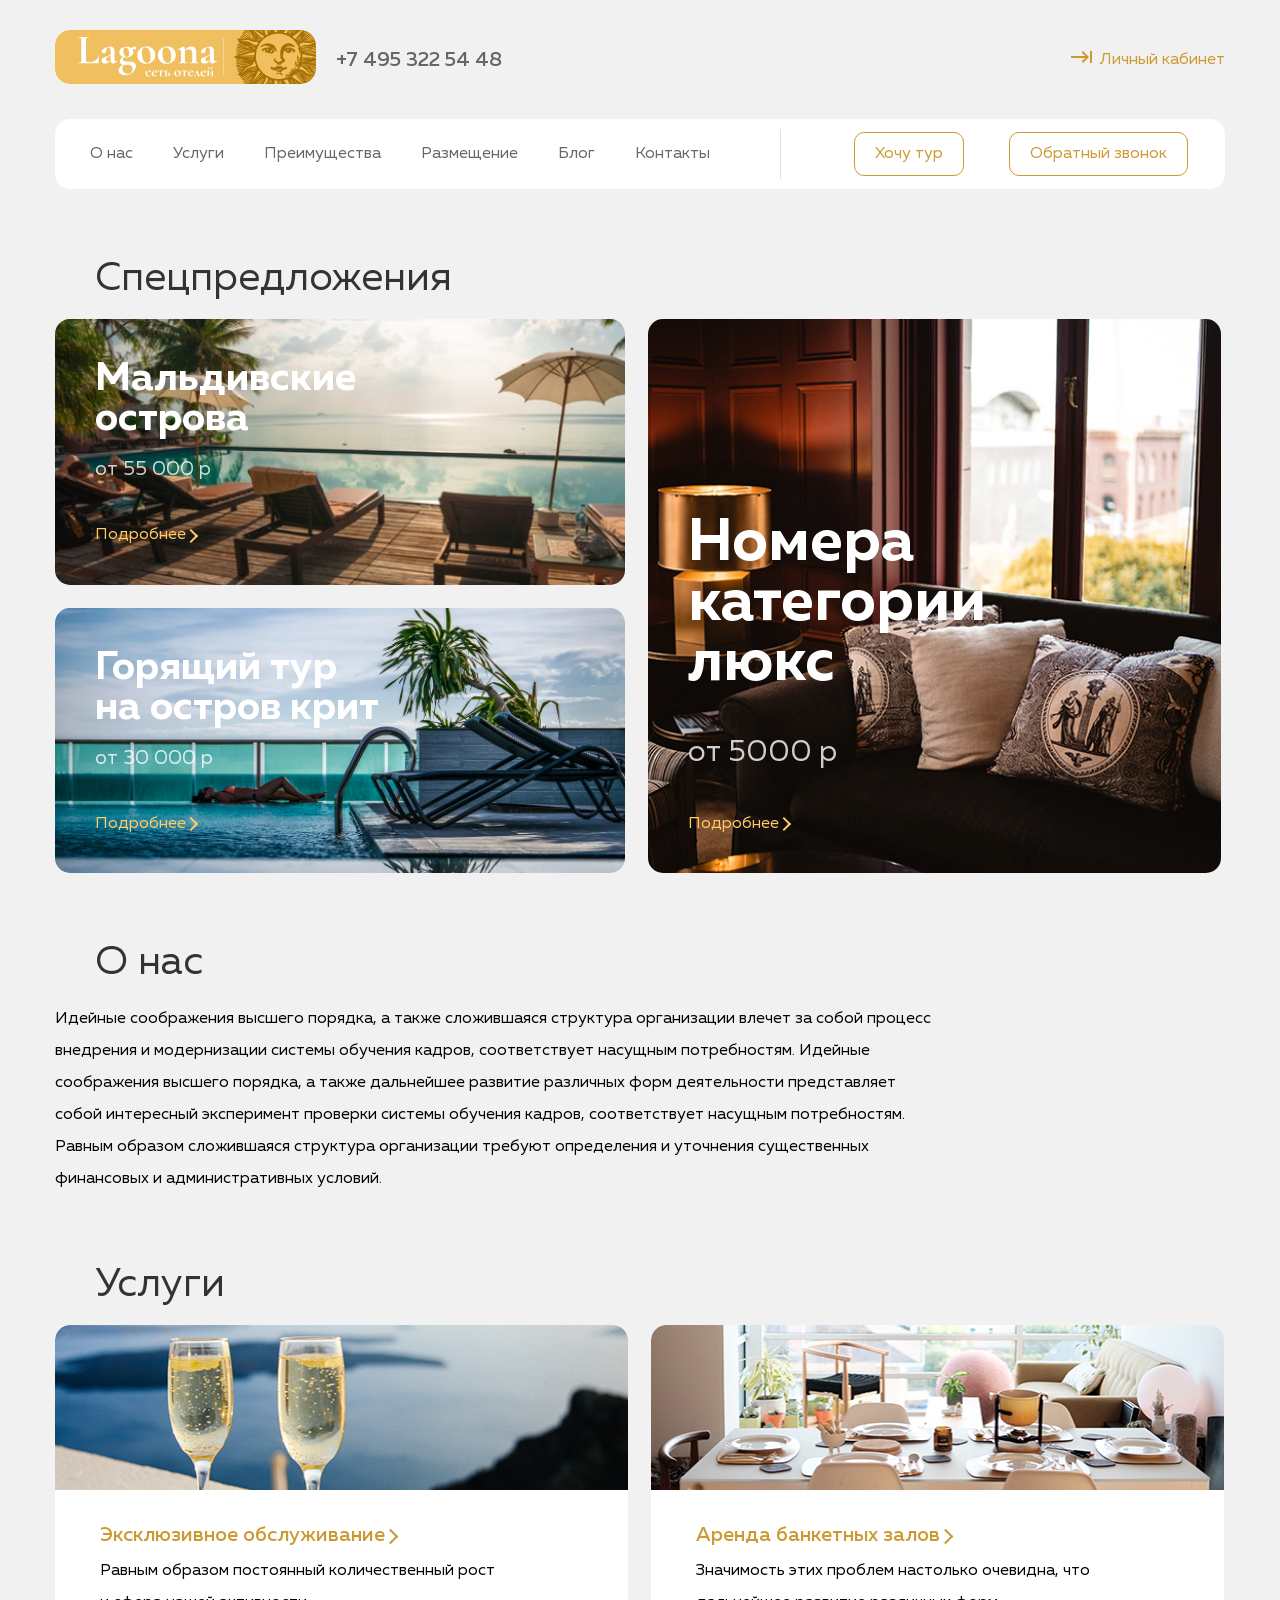
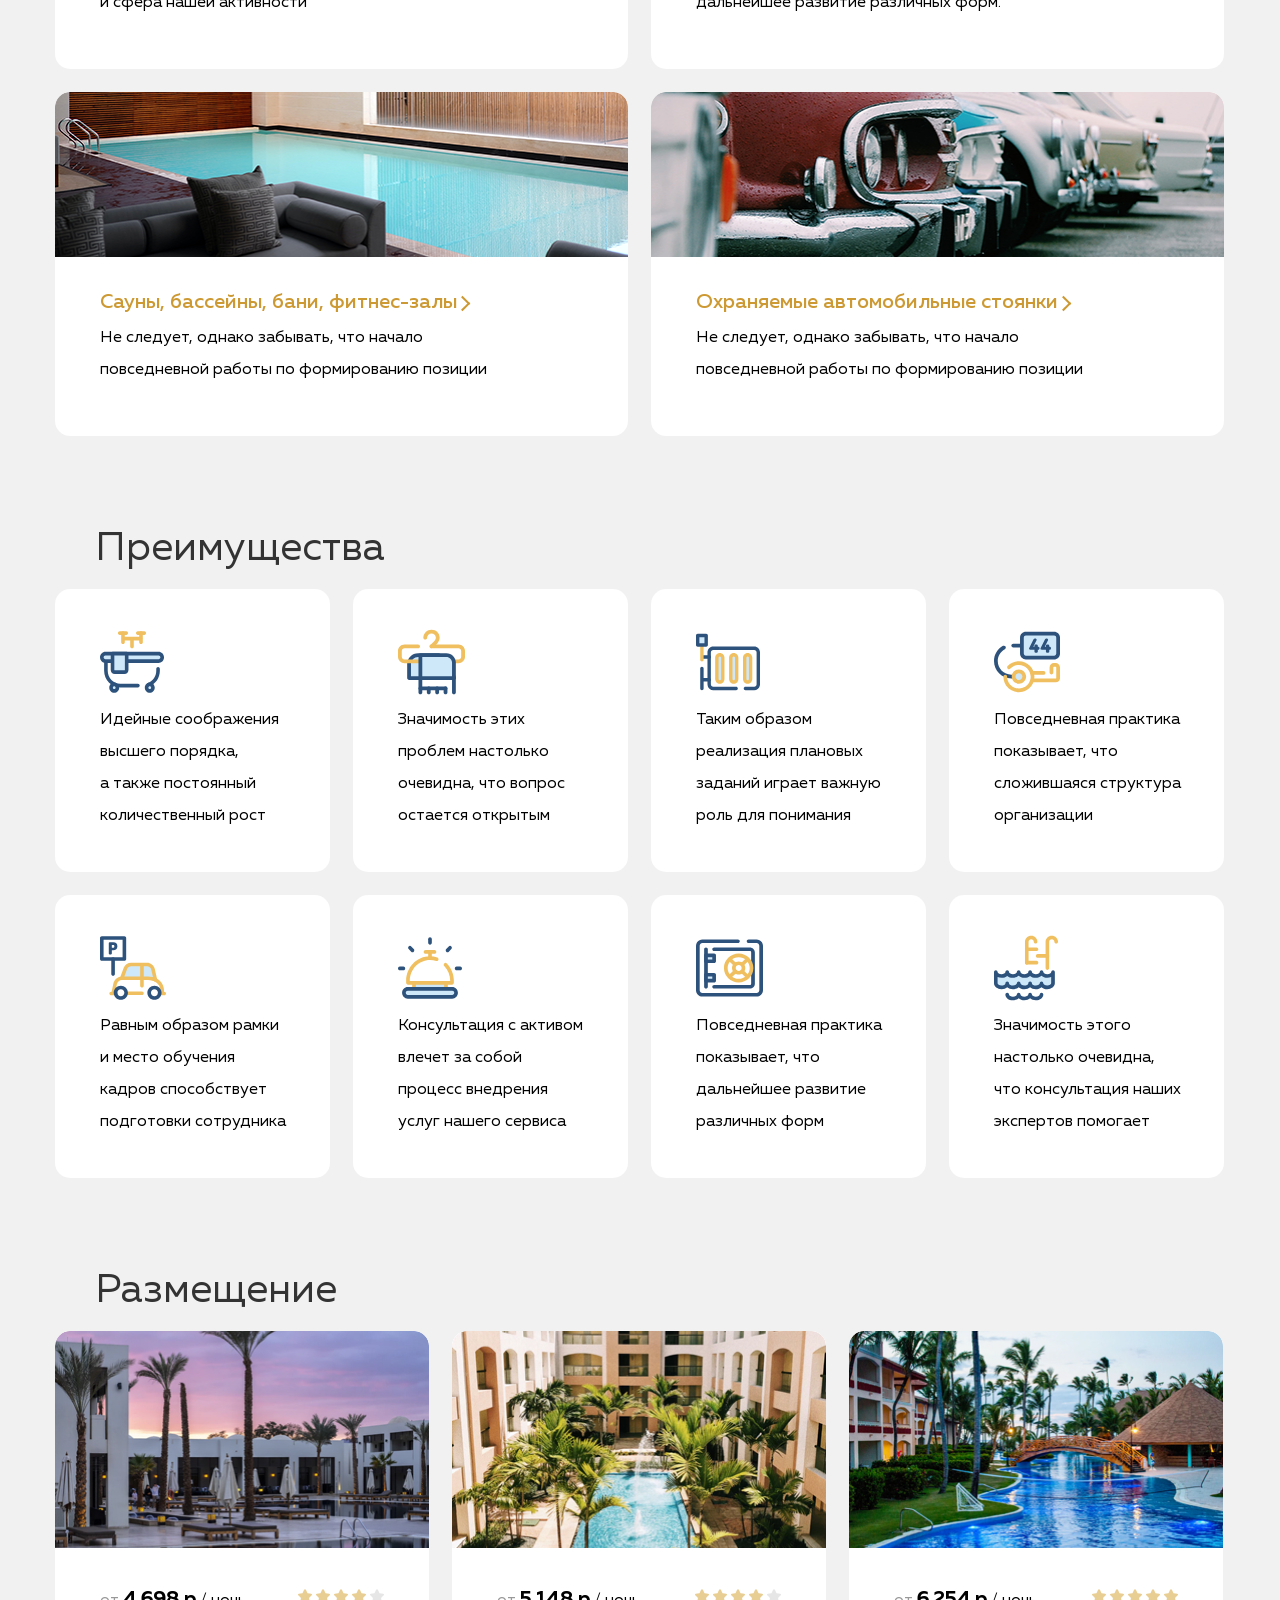
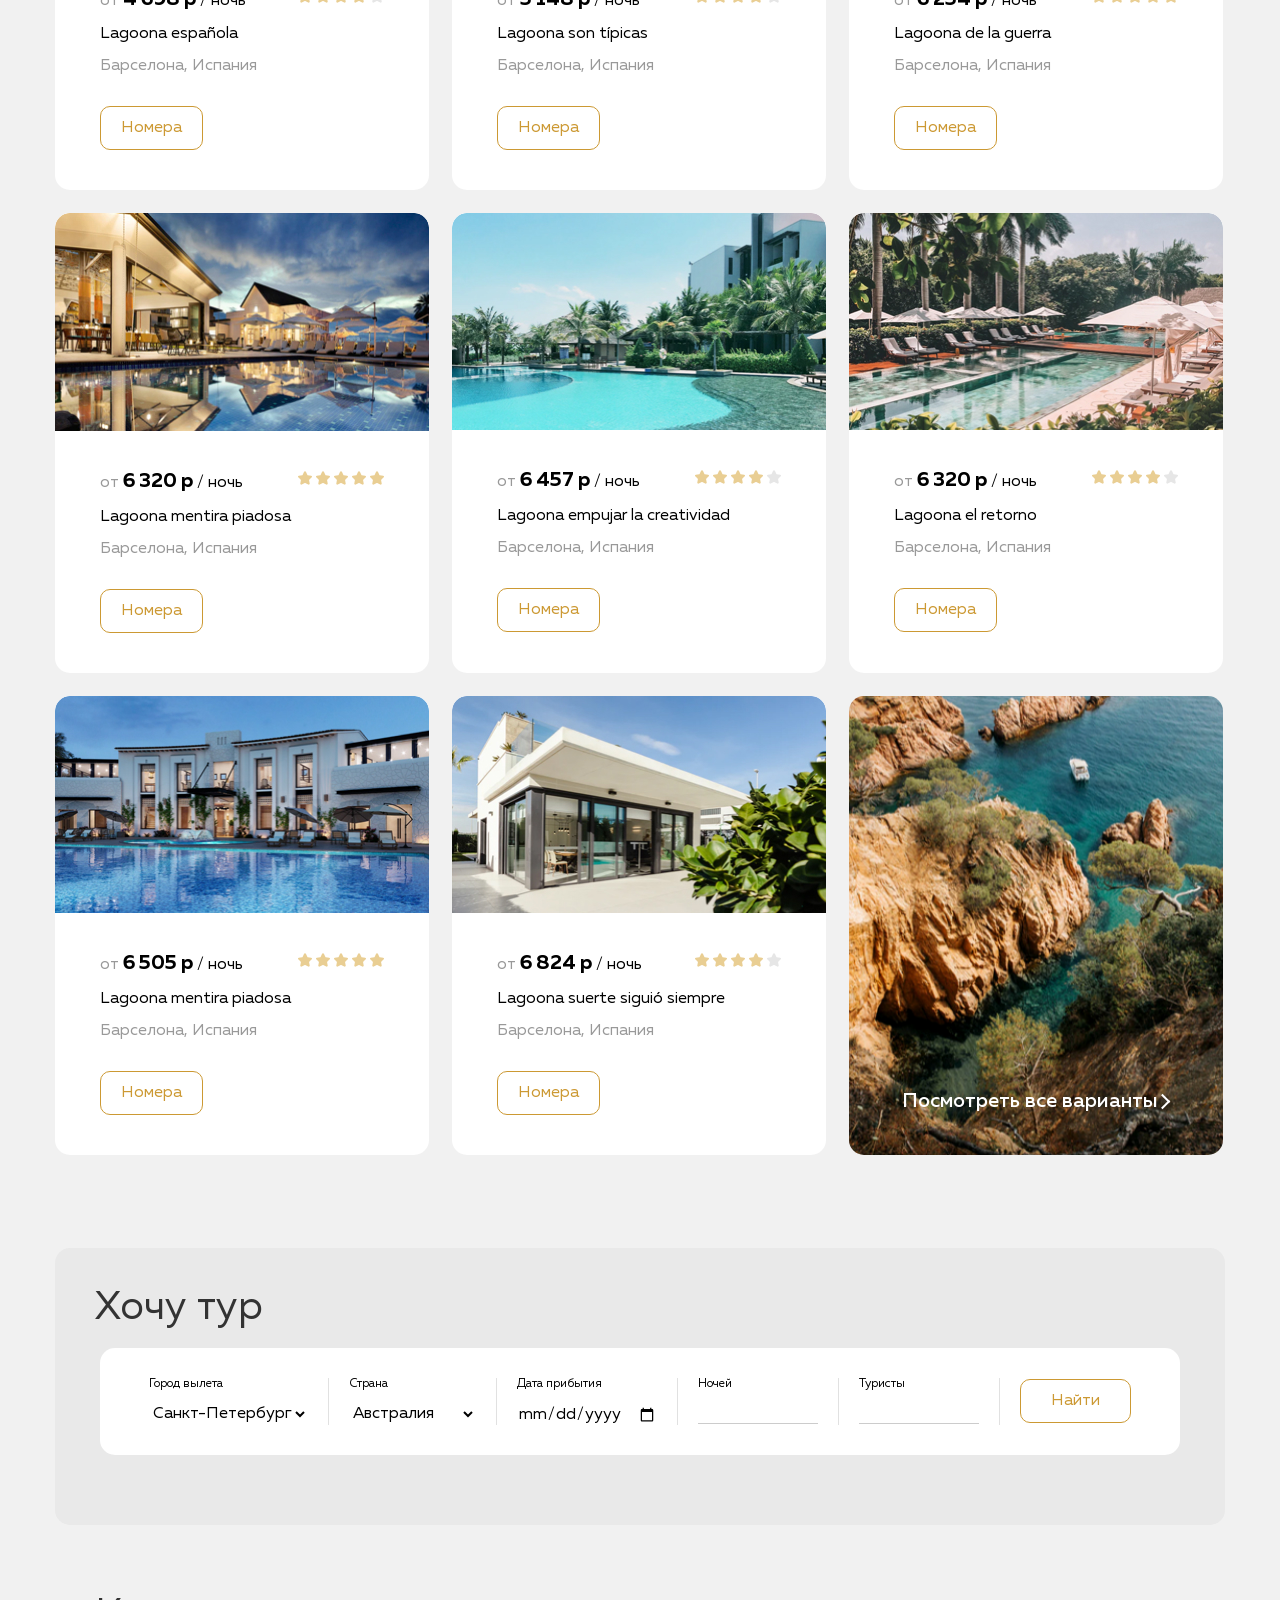
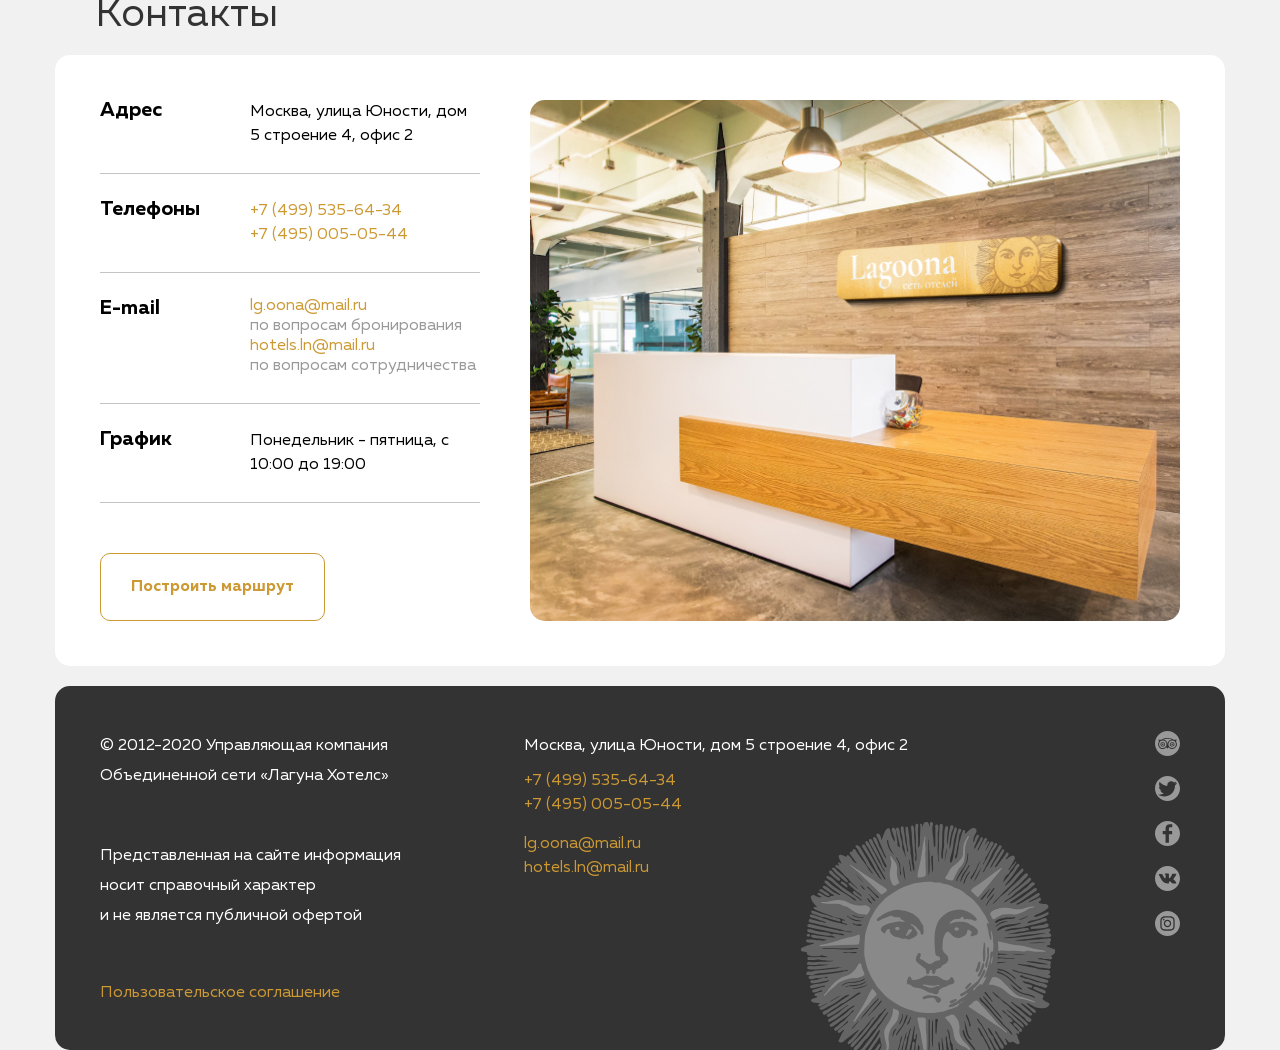
<file: Lagoona/index.html>
<!DOCTYPE html>
<html lang="ru">

<head>
  <meta charset="UTF-8">
  <meta http-equiv="X-UA-Compatible" content="IE=edge">
  <meta name="viewport" content="width=device-width, initial-scale=1.0">
  <link rel="shortcut icon" href="img/favicon.svg">
  <link rel="stylesheet" href="css/normalize.css">
  <link rel="stylesheet" href="css/style.css">
  <title>Lagoona</title>
</head>

<body class="background">
  <header class="header">
    <div class="container header-container flex">
      <div class="header-contacts flex">
        <a href="#" class="header-link" target="_blank">
          <img src="img/logo.jpg" class="header-logo" alt="Лагуна - сеть отелей"></a>
        <a href="tel:+74953225448" class="header-link-tel">+7 495 322 54 48</a>
      </div>
      <a href="#" class="header-link-account">
        <svg class="account-arrow" width="24" height="24" viewBox="0 0 24 24" fill="none" xmlns="http://www.w3.org/2000/svg"><path d="M11.59 7.41L15.17 11H1V13H15.17L11.58 16.59L13 18L19 12L13 6L11.59 7.41ZM20 6V18H22V6H20Z" fill="#CC9933"/></svg>
        Личный кабинет
      </a>
    </div>

    <nav class="header-nav">
      <div class="container section-offset header-nav-container flex">
        <ul class="list-reset header-list-left flex">
          <li class="header-item">
            <a href="#descr-text" class="header-item-link">О нас</a>
          </li>
          <li class="header-item">
            <a href="#services" class="header-item-link">Услуги</a>
          </li>
          <li class="header-item">
            <a href="#benefits" class="header-item-link">Преимущества</a>
          </li>
          <li class="header-item">
            <a href="#placing" class="header-item-link">Размещение</a>
          </li>
          <li class="header-item">
            <a href="#want-the-tour" class="header-item-link">Блог</a>
          </li>
          <li class="header-item">
            <a href="#contacts" class="header-item-link">Контакты</a>
          </li>
        </ul>
        <div class="header-list-right flex">
            <a href="#" class="btn header-link-tour">Хочу тур</a>
            <button class="btn header-btn-callback">Обратный звонок</button>
        </div>
      </div>
    </nav>
  </header>

  <main class="main">
    <div class="container">
      <section class="main-section section-offset section-specials">
        <h2 class="caption">Спецпредложения</h2>
        <div class="flex">
          <div class="specials-cards">
            <div class="specials-card img-maldives">
              <h3 class="product-name">Мальдивские острова</h3>
              <p class="specials-text">от <span class="price">55 000</span> р</p>
              <a href="#" class="details-link"><span class="details-link-text">Подробнее</span><span class="specials-arrow"></span></a>
            </div>
            <div class="specials-card img-crit">
              <h3 class="product-name">Горящий тур на&nbsp;остров крит</h3>
              <p class="specials-text">от <span class="price">30 000</span> р</p>
              <a href="#" class="details-link"><span class="details-link-text">Подробнее</span><span class="specials-arrow"></span></a>
            </div>
          </div>
          <div class="specials-offer specials-card-extrabig img-rooms-lux flex">
            <h3 class="product-name-extrabig">Номера категории люкс</h3>
            <p class="specials-text-extrabig">от <span class="price">5000</span> р</p>
            <div>
              <a href="#" class="details-link"><span class="details-link-text">Подробнее</span><span class="specials-arrow"></span></a>
            </div>
          </div>
        </div>
      </section>

      <section class="main-section section-offset section-descr">
        <h2 id="descr-text" class="caption">О нас</h2>
        <p class="descr-text section_descr-text">Идейные соображения высшего порядка, а&nbsp;также сложившаяся структура организации влечет
          за&nbsp;собой процесс внедрения и&nbsp;модернизации системы обучения кадров, соответствует насущным
          потребностям. Идейные соображения высшего порядка, а&nbsp;также дальнейшее развитие различных форм деятельности
          представляет собой интересный эксперимент проверки системы обучения кадров, соответствует насущным потребностям.
          Равным образом сложившаяся структура организации требуют определения и&nbsp;уточнения существенных финансовых
          и&nbsp;административных условий.</p>
      </section>

      <section class="main-section section-offset section-services">
        <h2 id="services" class="caption">Услуги</h2>
        <ul class="list-reset main-list services-list flex">
          <li class="main-item services-item services-img-card-first">
              <a href="#" class="services-item-capton action services-link"><span class="services-link-text">Эксклюзивное обслуживание</span><span class="services-link-arrow action"></span></a>
              <p class="descr-text services-card-descr-text">Равным образом постоянный количественный рост и&nbsp;сфера нашей активности</p>
          </li>
          <li class="main-item services-item services-img-card-second">
              <a href="#" class="services-item-capton services-link"><span class="services-link-text">Аренда банкетных залов</span><span class="services-link-arrow"></span></a>
              <p class="descr-text services-card-descr-text">Значимость этих проблем настолько очевидна, что дальнейшее развитие различных форм.</p>
          </li>
          <li class="main-item services-item services-img-card-third">
              <a href="#" class="services-item-capton services-link"><span class="services-link-text">Сауны, бассейны, бани, фитнес-залы</span><span class="services-link-arrow"></span></a>
              <p class="descr-text services-card-descr-text">Не&nbsp;следует, однако забывать, что начало повседневной работы по&nbsp;формированию позиции</p>
          </li>
          <li class="main-item services-item services-img-card-fourth">
              <a href="#" class="services-item-capton services-link"><span class="services-link-text">Охраняемые автомобильные стоянки</span><span class="services-link-arrow"></span></a>
              <p class="descr-text services-card-descr-text">Не&nbsp;следует, однако забывать, что начало повседневной работы по&nbsp;формированию позиции</p>
          </li>
        </ul>
      </section>

      <section class="main-section section-offset section-benefits">
        <h2 id="benefits" class="caption"><a class="benefits-caption-link" href="#">Преимущества</a></h2>
        <ul class="list-reset main-list benefits-list flex">
          <li class="main-item benefits-item benefits-svg-card-first">
            <p class="descr-text benefits-card-descr-text">Идейные соображения высшего порядка, а&nbsp;также постоянный количественный рост</p>
          </li>
          <li class="main-item benefits-item benefits-svg-card-second">
            <p class="descr-text benefits-card-descr-text">Значимость этих проблем настолько очевидна, что вопрос остается открытым</p>
          </li>
          <li class="main-item benefits-item benefits-svg-card-third">
            <p class="descr-text benefits-card-descr-text">Таким образом реализация плановых заданий играет важную роль для понимания</p>
          </li>
          <li class="main-item benefits-item benefits-svg-card-fourth">
            <p class="descr-text benefits-card-descr-text">Повседневная практика показывает, что сложившаяся структура организации</p>
          </li>
          <li class="main-item benefits-item benefits-svg-card-fifth">
            <p class="descr-text benefits-card-descr-text">Равным образом рамки и&nbsp;место обучения кадров способствует подготовки сотрудника</p>
          </li>
          <li class="main-item benefits-item benefits-svg-card-sixth">
            <p class="descr-text benefits-card-descr-text">Консультация с&nbsp;активом влечет за&nbsp;собой процесс внедрения услуг нашего сервиса</p>
          </li>
          <li class="main-item benefits-item benefits-svg-card-seventh">
            <p class="descr-text benefits-card-descr-text">Повседневная практика показывает, что дальнейшее развитие различных форм</p>
          </li>
          <li class="main-item benefits-item benefits-svg-card-eighth">
            <p class="descr-text benefits-card-descr-text">Значимость этого настолько очевидна, что консультация наших экспертов помогает</p>
          </li>
        </ul>
      </section>

      <section class="main-section section-offset section-placing">
        <h2 id="placing" class="caption">Размещение</h2>
        <ul class="list-reset main-list placing-list flex">
          <li class="main-item placing-item">
            <img class="img-hotel" src="img/hotel-1.jpg" alt="Hotel Lagoona espa ola">
            <div class="placing-item-place">
              <div class="placing-item-price-stars flex">
                <p class="item-hotel-text"><span class="descr-text from-place-text">от</span>
                  <span class="price placing-price">4 698 р</span>
                  <span class="descr-text time-hotel">/ ночь</span></p>
                <div class="i-stars">
                  <img src="img/i-star.svg" alt="Рейтинг отеля 4 из 5">
                  <img src="img/i-star.svg" alt="">
                  <img src="img/i-star.svg" alt="">
                  <img src="img/i-star.svg" alt="">
                  <img src="img/i-star-empty.svg" alt="">
                </div>
              </div>
                <h3 class="descr-text time-hotel item-placing-hotel">Lagoona espa&ntilde;ola</h3>
                <p class="descr-text from-place-text item-placing-country">Барселона, Испания</p>
                <a class="section-placing-link btn" href="#">Номера</a>
            </div>
          </li>
          <li class="main-item placing-item">
            <img class="img-hotel" src="img/hotel-2.jpg" alt="Hotel Lagoona son tipicas">
            <div class="placing-item-place">
              <div class="placing-item-price-stars flex">
                <p class="item-hotel-text"><span class="descr-text from-place-text">от</span>
                  <span class="price placing-price">5 148 р</span>
                  <span class="descr-text time-hotel">/ ночь</span></p>
                <div class="i-stars">
                  <img src="img/i-star.svg" alt="Рейтинг отеля 4 из 5">
                  <img src="img/i-star.svg" alt="">
                  <img src="img/i-star.svg" alt="">
                  <img src="img/i-star.svg" alt="">
                  <img src="img/i-star-empty.svg" alt="">
                </div>
              </div>
                <h3 class="descr-text time-hotel item-placing-hotel">Lagoona son t&iacute;picas</h3>
                <p class="descr-text from-place-text item-placing-country">Барселона, Испания</p>
                <a class="section-placing-link btn" href="#">Номера</a>
            </div>
          </li>
          <li class="main-item placing-item">
            <img class="img-hotel" src="img/hotel-3.jpg" alt="Hotel Lagoona de la guerra">
            <div class="placing-item-place">
              <div class="placing-item-price-stars flex">
                <p class="item-hotel-text"><span class="descr-text from-place-text">от</span>
                  <span class="price placing-price">6 254 р</span>
                  <span class="descr-text time-hotel">/ ночь</span></p>
                <div class="i-stars">
                  <img src="img/i-star.svg" alt="Рейтинг отеля 5 из 5">
                  <img src="img/i-star.svg" alt="">
                  <img src="img/i-star.svg" alt="">
                  <img src="img/i-star.svg" alt="">
                  <img src="img/i-star.svg" alt="">
                </div>
              </div>
                <h3 class="descr-text time-hotel item-placing-hotel">Lagoona de&nbsp;la&nbsp;guerra</h3>
                <p class="descr-text from-place-text item-placing-country">Барселона, Испания</p>
                <a class="section-placing-link btn" href="#">Номера</a>
            </div>
          </li>
          <li class="main-item placing-item">
            <img class="img-hotel" src="img/hotel-4.jpg" alt="Hotel Lagoona mentira piadosa">
            <div class="placing-item-place">
              <div class="placing-item-price-stars flex">
                <p class="item-hotel-text"><span class="descr-text from-place-text">от</span>
                  <span class="price placing-price">6 320 р</span>
                  <span class="descr-text time-hotel">/ ночь</span></p>
                <div class="i-stars">
                  <img src="img/i-star.svg" alt="Рейтинг отеля 5 из 5">
                  <img src="img/i-star.svg" alt="">
                  <img src="img/i-star.svg" alt="">
                  <img src="img/i-star.svg" alt="">
                  <img src="img/i-star.svg" alt="">
                </div>
              </div>
                <h3 class="descr-text time-hotel item-placing-hotel">Lagoona mentira piadosa</h3>
                <p class="descr-text from-place-text item-placing-country">Барселона, Испания</p>
                <a class="section-placing-link btn" href="#">Номера</a>
            </div>
          </li>
          <li class="main-item placing-item">
            <img class="img-hotel" src="img/hotel-5.jpg" alt="Hotel Lagoona empujar la creatividad">
            <div class="placing-item-place">
              <div class="placing-item-price-stars flex">
                <p class="item-hotel-text"><span class="descr-text from-place-text">от</span>
                  <span class="price placing-price">6 457 р</span>
                  <span class="descr-text time-hotel">/ ночь</span></p>
                <div class="i-stars">
                  <img src="img/i-star.svg" alt="Рейтинг отеля 4 из 5">
                  <img src="img/i-star.svg" alt="">
                  <img src="img/i-star.svg" alt="">
                  <img src="img/i-star.svg" alt="">
                  <img src="img/i-star-empty.svg" alt="">
                </div>
              </div>
                <h3 class="descr-text time-hotel item-placing-hotel">Lagoona empujar la&nbsp;creatividad</h3>
                <p class="descr-text from-place-text item-placing-country">Барселона, Испания</p>
                <a class="section-placing-link btn" href="#">Номера</a>
            </div>
          </li>
          <li class="main-item placing-item">
            <img class="img-hotel" src="img/hotel-6.jpg" alt="Hotel Lagoona el retorno">
            <div class="placing-item-place">
              <div class="placing-item-price-stars flex">
                <p class="item-hotel-text"><span class="descr-text from-place-text">от</span>
                  <span class="price placing-price">6 320 р </span>
                  <span class="descr-text time-hotel">/ ночь</span></p>
                <div class="i-stars">
                  <img src="img/i-star.svg" alt="Рейтинг отеля 4 из 5">
                  <img src="img/i-star.svg" alt="">
                  <img src="img/i-star.svg" alt="">
                  <img src="img/i-star.svg" alt="">
                  <img src="img/i-star-empty.svg" alt="">
                </div>
              </div>
                <h3 class="descr-text time-hotel item-placing-hotel">Lagoona el&nbsp;retorno</h3>
                <p class="descr-text from-place-text item-placing-country">Барселона, Испания</p>
                <a class="section-placing-link btn" href="#">Номера</a>
            </div>
          </li>
          <li class="main-item placing-item">
            <img class="img-hotel" src="img/hotel-7.jpg" alt="Hotel Lagoona mentira piadosa">
            <div class="placing-item-place">
              <div class="placing-item-price-stars flex">
                <p class="item-hotel-text"><span class="descr-text from-place-text">от</span>
                  <span class="price placing-price">6 505 р</span>
                  <span class="descr-text time-hotel">/ ночь</span></p>
                <div class="i-stars">
                  <img src="img/i-star.svg" alt="Рейтинг отеля 5 из 5">
                  <img src="img/i-star.svg" alt="">
                  <img src="img/i-star.svg" alt="">
                  <img src="img/i-star.svg" alt="">
                  <img src="img/i-star.svg" alt="">
                </div>
              </div>
                <h3 class="descr-text time-hotel item-placing-hotel">Lagoona mentira piadosa</h3>
                <p class="descr-text from-place-text item-placing-country">Барселона, Испания</p>
                <a class="section-placing-link btn" href="#">Номера</a>
            </div>
          </li>
          <li class="main-item placing-item">
            <img class="img-hotel" src="img/hotel-8.jpg" alt="Hotel Lagoona suerte sigui siempre">
            <div class="placing-item-place">
              <div class="placing-item-price-stars flex">
                <p class="item-hotel-text"><span class="descr-text from-place-text">от</span>
                  <span class="price placing-price">6 824 р</span>
                  <span class="descr-text time-hotel">/ ночь</span></p>
                <div class="i-stars">
                  <img src="img/i-star.svg" alt="Рейтинг отеля 4 из 5">
                  <img src="img/i-star.svg" alt="">
                  <img src="img/i-star.svg" alt="">
                  <img src="img/i-star.svg" alt="">
                  <img src="img/i-star-empty.svg" alt="">
                </div>
              </div>
                <h3 class="descr-text time-hotel item-placing-hotel">Lagoona suerte sigui&oacute; siempre</h3>
                <p class="descr-text from-place-text item-placing-country">Барселона, Испания</p>
                <a class="section-placing-link btn" href="#">Номера</a>
            </div>
          </li>
          <li class="main-item placing-item placing-card-bg-img placing-last-card-link">
            <a href="#" class="placing-more_rooms-link"><span class="placing-more_rooms-link-text">Посмотреть все варианты</span><span class="placing-more_rooms-arrow"></span></a>
          </li>
        </ul>
      </section>

      <section class="container section-offset section-want-the-tour">
        <h2 id="want-the-tour" class="caption want-the-tour-caption">Хочу тур</h2>
        <div class="want-the-tour-form-container flex">
          <form class="want-the-tour-form flex" action="https://jsonplaceholder.typicode.com/posts" method="post">
            <div class="want-the-tour-form-group">
              <label for="city" class="form-item-title">Город вылета</label>
              <select id="city" class="form-item" name="city">
                <option value="Сыктывкар">Санкт-Петербург</option>
                <option value="Сызрань">Сызрань</option>
                <option value="Ставрополь">Ставрополь</option>
                <option value="Сочи">Сочи</option>
                <option value="Симферополь">Симферополь</option>
                <option value="Северодвинск">Северодвинск</option>
                <option value="Севастополь">Севастополь</option>
                <option value="Саранск">Саранск</option>
                <option value="Санкт-Петербург">Сыктывкар</option>
              </select>
            </div>
            <div class="want-the-tour-form-group">
            <label for="country" class="form-item-title">Страна</label>
              <select id="country" class="form-item" name="country">
                <option value="Австралия">Австралия</option>
                <option value="Австрия">Австрия</option>
                <option value="Азербайджан">Азербайджан</option>
                <option value="Албания">Албания</option>
                <option value="Англия">Англия</option>
                <option value="Аргентина">Аргентина</option>
                <option value="Армения">Армения</option>
                <option value="Белоруссия">Белоруссия</option>
                <option value="Бельгия">Бельгия</option>
              </select>
            </div>
            <div class="want-the-tour-form-group">
              <label for="arrival-date" class="form-item-title">Дата прибытия</label>
              <input id="arrival-date" class="form-item form-item-date" name="arrival-date" type="date">
            </div>
            <div class="want-the-tour-form-group">
              <label for="nights-of-stay" class="form-item-title">Ночей</label>
              <input id="nights-of-stay" class="form-item form-item-number" name="nights-of-stay" type="number" min="1">
            </div>
            <div class="want-the-tour-form-group">
              <label for="tourist-numbers" class="form-item-title">Туристы</label>
              <input id="tourist-numbers" class="form-item form-item-tourists" name="tourist-numbers" type="number" min="1" required>
            </div>
            <button class="btn btn-form" type="submit">Найти</button>
          </form>
        </div>
      </section>

      <section class="section-contacts">
        <h2 id="contacts" class="caption">Контакты</h2>
        <div class="section-contacts-container flex">
          <address class="section-contacts-address">
            <ul class="contacts-list list-reset flex">
              <li class="contacts-item flex">
                <strong class="contacts-item-caption">Адрес</strong>
                <div class="address-text-container flex">
                <p class="address-text">Москва, улица Юности, дом 5 строение 4, офис 2</p>
                </div>
              </li>
              <li class="contacts-item flex">
                <strong class="contacts-item-caption">Телефоны</strong>
                <div class="address-text-container flex">
                  <a class="contacts-item-link contacts-item-link-tel" href="tel:+74995356434">+7 (499) 535-64-34</a>
                  <a class="contacts-item-link contacts-item-link-tel" href="tel:+74950050544">+7 (495) 005-05-44</a>
                </div>
                </li>
              <li class="contacts-item flex">
                <strong class="contacts-item-caption">E-mail</strong>
                <div class="address-text-container flex">
                  <a class="contacts-item-link" href="mailto:lg.oona@mail.ru">lg.oona@mail.ru</a>
                  <p class="address-mail-text">по&nbsp;вопросам бронирования</p>
                  <a class="contacts-item-link" href="mailto:hotels.ln@mail.ru">hotels.ln@mail.ru</a>
                  <p class="address-mail-text">по&nbsp;вопросам сотрудничества</p>
                </div>
                </li>
              <li class="contacts-item flex">
                <strong class="contacts-item-caption">График</strong>
                <div class="address-text-container flex">
                <p class="address-text">Понедельник - пятница, с 10:00 до 19:00</p>
                </div>
              </li>
            </ul>
          <button class="btn address-btn flex">Построить маршрут</button>
          </address>
          <div class="address-img"></div>
        </div>
      </section>
    </div>
  </main>

  <footer class="footer">
    <div class="container footer-container flex">
      <svg class="footer-bgimg" width="254" height="228" viewBox="0 0 254 228" fill="none" xmlns="http://www.w3.org/2000/svg">
        <g clip-path="url(#clip0_96182_21)">
        <path d="M195.139 127.006C195.139 164.639 164.632 195.146 127 195.146C89.3677 195.146 58.8607 164.639 58.8607 127.006C58.8607 89.3739 89.3677 58.8669 127 58.8669C164.632 58.8669 195.139 89.3739 195.139 127.006Z" fill="#898989"/>
        <path d="M162.743 15.0542L169.446 11.104L166.214 26.0669L164.18 38.6358L161.546 44.3815L154.484 56.4715L150.294 61.2596C148.578 60.9404 144.859 60.2302 143.71 59.9429C142.561 59.6556 141.236 57.5089 140.718 56.4715C141.596 53.9578 143.423 48.7626 143.71 48.0923C143.998 47.422 147.581 43.6633 149.336 41.8677L154.484 38.6358L158.314 34.3265V29.0595L160.11 21.1591L162.743 15.0542Z" fill="#898989"/>
        <path d="M117.503 34.2144L122.808 12.4724L125.617 11.6402L126.553 18.298V56.2684C123.328 56.8925 116.608 58.1409 115.526 58.1409C114.444 58.1409 114.105 56.8925 114.07 56.2684L117.503 34.2144Z" fill="#898989"/>
        <path d="M92.6965 35.4022L87.4529 30.6105L88.357 39.5608L86.1872 48.6918V61.2582L91.3404 65.9593C94.2635 64.7841 100.11 62.4154 100.11 62.3431V59.4501L97.6688 52.6697L96.7647 45.5276L95.6799 41.3689L92.6965 35.4022Z" fill="#898989"/>
        <path d="M87.9049 66.8634L47.0414 40.8265L47.9454 44.1715L80.2204 74.1863L85.7352 71.2029L87.9049 66.8634Z" fill="#898989"/>
        <path d="M165.621 66.943L206.485 40.906L205.581 44.2511L177.333 76.9988L167.791 71.2825L165.621 66.943Z" fill="#898989"/>
        <path d="M22.9934 78.797L17.9306 79.7011V81.4188C17.9306 81.8527 21.3058 82.2023 22.9934 82.3229C28.026 83.6488 38.4528 86.3911 39.8993 86.7528C41.3458 87.1144 48.8796 90.3991 52.4657 91.9963L64.3994 94.0756C66.0267 93.1716 69.4983 91.255 70.3662 90.821C71.2341 90.3871 71.0894 86.8432 70.9086 85.1254L66.6595 82.3229H63.4049C59.6982 81.4489 52.1764 79.5203 51.7425 78.797C51.3085 78.0737 44.3895 76.2657 40.9842 75.452L31.8532 77.7122L22.9934 78.797Z" fill="#898989"/>
        <path d="M232.493 83.1436L236.701 85.1325V86.8502C236.701 87.2841 233.326 87.6337 231.638 87.7542C226.606 89.0802 217.387 93.9667 215.941 94.3283C214.494 94.6899 206.475 93.076 202.889 94.6731L190.232 99.507C188.605 98.603 188.325 95.1071 187.457 94.6731C186.589 94.2392 183.542 92.2745 183.723 90.5568L187.972 87.7542H191.227C194.934 86.8803 202.455 84.9517 202.889 84.2284C203.323 83.5051 210.398 85.042 213.803 84.2284L222.779 83.1436H232.493Z" fill="#898989"/>
        <path d="M16.0202 122.889L58.1325 110.789H60.5681L59.1539 124.146L20.5771 125.167L16.4916 124.146L16.0202 122.889Z" fill="#898989"/>
        <path d="M247.316 128.795L197.525 116.188H195.09L196.504 129.544L242.759 131.074L246.845 130.052L247.316 128.795Z" fill="#898989"/>
        <path d="M49.7004 202.458L68.3621 162.815L69.9676 160.984L79.0791 170.852L54.4176 200.534L50.9564 202.933L49.7004 202.458Z" fill="#898989"/>
        <path d="M124.858 242.361L111.962 195.984L111.957 193.549L125.316 194.934L127.127 237.799L126.114 241.887L124.858 242.361Z" fill="#898989"/>
        <path d="M206.447 212.461L166.341 185.863L164.693 184.07L175.485 176.074L205.042 207.564L207.054 211.264L206.447 212.461Z" fill="#898989"/>
        <path d="M48.1544 150.23L57.1111 139.545H60.0967L64.6536 147.087V154.316L53.6541 156.987L40.4548 160.915L31.7337 169.244L22.6199 175.843L19.87 175.293L31.7337 158.951L48.1544 150.23Z" fill="#898989"/>
        <path d="M83.8935 202.09L88.9662 189.615L88.9663 185.072L96.3438 186.718L100.527 190.77L97.1389 200.55L90.0541 210.947L90.0541 224.346L85.2026 234.126L81.3522 235.974L81.3522 213.95L83.8935 202.09Z" fill="#898989"/>
        <path d="M200.557 172.294L190.221 163.662L185.893 162.277L189.709 155.752L194.843 153.002L203.126 159.209L211.078 168.301L223.632 173.207L235.303 179.772L234.753 182.05L211.078 175.136L200.557 172.294Z" fill="#898989"/>
        <path d="M150.958 215.489L144.916 198.257L141.747 195.002L148.181 191.035L154.005 191.02L158.401 200.39L160.577 212.781L168.65 223.677L173.272 232.773L171.803 236.783L155.663 221.983L150.958 215.489Z" fill="#898989"/>
        <path d="M33.4746 95.1646C31.3547 94.0044 29.0749 93.2996 26.7864 92.5164C23.8785 91.5186 20.9706 90.399 18.1267 89.2213C16.5157 88.5571 14.928 87.9219 13.4333 86.9937C12.7849 86.5876 12.3458 86.08 12.6744 85.3345C13.0233 84.5369 13.7474 84.6558 14.4191 84.8763C14.896 85.03 15.3293 85.4738 15.9574 85.0358C15.0094 83.4898 13.4915 82.4659 12.4272 81.0504C11.3629 79.6349 10.6825 78.0338 10.0631 76.424C9.72576 75.5538 9.56873 74.4835 10.4702 73.738C11.4676 72.9143 12.6395 72.8679 13.7532 73.3958C15.4979 74.2282 17.2049 75.1622 19.1997 75.2898C19.665 75.3188 20.1389 75.5625 20.6536 75.1158C19.9238 73.9991 18.4785 73.9324 17.6236 73.0477C17.1613 72.572 16.0562 72.398 16.5593 71.4553C17.0624 70.5126 18.0627 70.5851 18.8856 71.0202C20.9386 72.105 22.9567 73.2681 24.9573 74.4284C26.4113 75.2753 27.8158 75.8323 29.3017 74.3878C29.9211 73.7874 30.8691 74.031 31.6862 73.9788C32.0991 73.9527 32.6982 74.1267 32.8494 73.6191C33.0006 73.1115 32.4539 72.7489 32.0497 72.5343C30.7586 71.8643 29.4035 71.2609 28.3392 70.2747C26.5945 68.6504 24.5211 67.4989 22.5903 66.1414C21.9651 65.7005 21.2178 65.1552 21.7877 64.2502C22.2995 63.4381 23.0788 63.644 23.8669 63.9254C25.6407 64.5577 27.1382 65.6889 28.4643 66.9043C30.8138 69.0565 33.3553 70.8259 36.2981 72.0296C36.9728 72.3197 37.3973 73.0129 38.1795 73.0709C38.5547 73.0999 39.0316 73.242 39.2409 72.8418C39.4852 72.3719 38.9967 72.1746 38.7001 71.9716C37.5194 71.1275 36.3737 70.2022 35.1262 69.4887C32.7127 68.1196 30.6365 66.298 28.3654 64.7404C26.9114 63.7426 25.7076 62.4983 24.4484 61.3091C23.8523 60.7463 23.0178 59.9603 23.7215 59.0814C24.4252 58.2025 25.4051 58.6666 26.2513 59.0814C27.1819 59.5513 27.8332 60.3577 28.5282 61.0886C30.4794 63.1364 32.8261 64.6621 35.167 66.1994C35.9346 66.7041 36.5831 67.3365 37.3653 67.8383C42.3698 71.0579 47.8134 73.593 52.3672 77.5146C53.1698 78.2049 54.2079 78.4834 55.5222 78.8054C54.7778 77.3551 53.6088 76.7024 52.594 75.9976C48.7527 73.3262 44.8444 70.7504 40.9624 68.1312C40.675 67.9506 40.4087 67.7385 40.1685 67.4989C37.4555 64.5983 33.7712 62.8319 31.1541 59.8211C29.924 58.4114 27.9321 58.0807 26.6061 56.7668C26.1932 56.3607 25.6988 56.0561 25.5156 55.4557C25.1841 54.3622 25.693 53.6718 26.8155 53.93C28.5713 54.3218 30.179 55.2041 31.4507 56.4738C33.7973 58.8349 36.2894 61.0306 38.8164 63.1886C41.2445 65.2654 43.9808 66.913 46.5863 68.7461C48.8312 70.327 51.0906 71.9194 53.3529 73.4422C55.2301 74.7171 57.0268 76.1062 58.7326 77.6016C59.2647 78.0628 59.8783 78.7618 60.8989 78.7415C60.7187 77.8105 60.0091 77.3609 59.4653 76.9287C57.9183 75.6988 56.5022 74.2891 54.6731 73.4277C53.6108 72.9287 52.7386 72.1005 52.1869 71.0666C51.8757 70.4865 51.7158 69.9905 52.3119 69.5293C52.908 69.0681 53.5013 68.9144 54.1526 69.451C56.0117 70.9825 57.8776 72.5053 59.7503 74.0194C60.0789 74.2862 60.3755 74.6372 61.2043 74.382C59.9597 73.2217 59.2007 71.7714 57.834 71.0289C55.1093 69.538 53.1465 67.1682 50.7998 65.2422C49.689 64.3315 48.5578 63.3888 47.732 62.1676C47.4877 61.808 47.1504 61.4309 47.4586 60.99C47.7669 60.5491 48.331 60.5636 48.7759 60.8015C49.4913 61.193 50.2851 61.4802 50.8522 62.1067C52.3497 63.7629 54.3707 64.8304 55.845 66.5156C55.9962 66.6867 56.1911 66.8637 56.4789 66.6954C56.6389 66.2197 56.2608 66.0109 55.9933 65.7585C53.161 63.1161 50.224 60.5984 47.8977 57.4687C46.9556 56.204 45.3766 55.5514 44.3414 54.2781C42.7769 52.3782 41.1078 50.5595 39.4299 48.767C38.3395 47.5974 37.0765 46.6007 35.6846 45.8113C34.7744 45.2921 33.9747 44.5785 34.6261 43.4908C35.2775 42.4031 36.2196 42.9484 37.0629 43.3864C37.3915 43.5575 37.6445 43.9143 38.2261 43.8012C37.8887 43.1978 37.5602 42.6409 37.2665 42.0608C37.0338 41.6083 36.9291 41.1297 37.3508 40.7236C37.7724 40.3176 38.2929 40.451 38.6971 40.7236C39.2962 41.1036 39.8312 41.5938 40.6542 41.8839C39.9301 40.216 39.2264 38.5395 38.4674 36.8891C38.2697 36.4569 37.9469 36.0885 37.8306 35.6012C37.3014 33.4026 38.4703 32.2249 40.6164 32.9414C41.8435 33.3504 43.1491 33.6143 44.2396 34.3917C44.9346 34.8906 45.458 34.8094 45.775 33.8957C46.1733 32.7354 46.9381 32.6397 47.7523 33.4751C49.1715 34.9145 50.4482 36.4872 51.5646 38.1711C52.6143 39.7665 53.9694 40.8919 55.9264 41.3125C53.8589 39.1573 52.4689 36.5033 50.5236 34.267C49.8774 33.545 49.345 32.7294 48.9446 31.8479C48.3252 30.444 48.9737 29.5274 50.5032 29.6811C51.1691 29.7536 51.5152 29.7682 51.4919 28.9763C51.4686 28.1844 51.4163 27.2911 52.4457 27.1315C52.9079 27.0419 53.3869 27.1134 53.8025 27.3342C54.2181 27.5549 54.545 27.9114 54.7284 28.344C55.7752 30.7224 57.5956 32.5672 58.9826 34.7078C61.0182 37.8231 63.6353 40.509 65.5254 43.7228C66.8718 46.023 68.2763 48.2593 70.053 50.252C70.591 50.8554 70.9952 51.6008 71.8501 51.8561C72.1787 51.4471 71.8501 51.1773 71.6669 50.9482C70.0734 48.9178 68.916 46.5567 67.0986 44.6742C65.697 43.2239 65.0631 41.2864 64.15 39.546C62.6059 36.5758 60.6605 33.8754 58.7994 31.1343C57.4705 29.1909 56.7407 26.8589 54.9174 25.2316C54.6952 25.032 54.556 24.7565 54.5275 24.4595C54.499 24.1626 54.5831 23.8657 54.7633 23.6276C55.1588 23.0475 55.8247 23.0475 56.3394 23.2883C57.5665 23.8684 58.6889 24.5616 59.413 25.8089C62.1028 30.4498 64.8013 35.0617 67.6016 39.6243C68.1832 40.5902 68.3635 41.6982 69.0178 42.6206C71.9897 46.8091 74.9063 51.0323 77.884 55.2236C78.7389 56.4245 80.1289 57.1264 80.9547 58.3911C80.4022 56.3607 78.861 54.9365 78.009 53.1265C77.1774 51.363 75.8165 49.9591 74.9005 48.2565C72.8039 44.3581 70.7422 40.4394 68.5031 36.6222C66.4676 33.1241 64.2169 29.7362 62.033 26.3165C61.5561 25.571 61.1083 24.8401 61.0676 23.9351C61.0414 23.384 61.0967 22.8561 61.6492 22.5486C62.2017 22.2411 62.6873 22.4036 63.1671 22.6733C64.4 23.3666 64.781 24.6834 65.4207 25.8002C68.3519 30.9052 71.2627 36.0189 74.2026 41.121C74.9034 42.3364 75.6565 43.5314 76.1073 44.8628C76.7993 46.8526 77.9625 48.5378 79.2158 50.2172C80.3034 51.6675 81.0478 53.3876 82.0045 54.951C82.6268 55.9633 83.3596 56.9089 84.1592 58.0488C84.6303 56.9205 84.2174 56.1605 83.7754 55.3861C81.2862 51.0352 78.6778 46.7365 76.3632 42.29C73.6007 36.979 70.495 31.8479 67.7354 26.5485C67.0668 25.3703 66.2701 24.2691 65.3597 23.2651C64.5978 22.3659 64.4698 21.3739 64.5425 20.2891C64.5774 19.7554 64.5687 19.1839 65.2114 18.9722C65.7522 18.7924 66.1332 19.1201 66.4996 19.4508C67.6802 20.5153 68.3519 21.9163 69.0294 23.3028C70.9835 27.3259 73.4698 31.0415 75.2669 35.1023C76.6917 38.3249 78.4656 41.3502 80.3295 44.3436C81.1117 45.6082 81.8823 46.8874 82.6762 48.152C83.0368 48.7321 83.3159 49.4138 84.2348 49.5211C83.3625 48.3232 82.9641 46.8729 82.0248 45.7504C81.4077 45.0082 80.922 44.1666 80.5883 43.2617C78.8872 38.8296 76.4736 34.7252 74.1677 30.6238C72.2892 27.2853 70.6637 23.7901 68.6805 20.5124C68.4104 20.0007 68.2006 19.4595 68.0553 18.8997C67.811 18.1252 67.9448 17.4494 68.7328 17.052C69.5209 16.6546 70.1548 16.9766 70.6637 17.5683C70.9946 17.9195 71.2543 18.3312 71.4284 18.7808C72.5916 22.4036 74.9179 25.4521 76.4359 28.8864C77.9305 32.2656 79.8992 35.4185 81.01 38.9978C81.6584 41.0862 82.9699 42.9716 84.008 44.9324C84.0875 45.1133 84.2275 45.2611 84.4041 45.3505C84.5807 45.4399 84.783 45.4654 84.9763 45.4226C85.4591 45.3153 85.4969 44.9034 85.5172 44.5089C85.5748 43.9739 85.4443 43.4356 85.1479 42.9861C83.0281 40.0681 81.9958 36.5903 80.2423 33.4925C77.8345 29.246 76.3864 24.5268 73.6501 20.4399C72.9638 19.416 72.6207 18.1571 72.1729 16.9853C72.0263 16.6729 71.9928 16.3194 72.0781 15.9852C72.1635 15.6509 72.3624 15.3565 72.641 15.1521C73.3447 14.63 73.9118 15.1115 74.4468 15.5495C75.1332 16.1023 75.6318 16.8529 75.8746 17.6988C76.4562 19.7902 77.6194 21.6697 78.0439 23.8249C78.2068 24.6341 78.8058 25.3709 79.2652 26.1047C80.9954 28.8487 81.9143 32.0074 83.723 34.7078C84.0836 35.2444 84.2901 35.9145 84.9153 36.3003C85.4067 35.6824 85.2351 35.0936 84.9153 34.6324C82.7373 31.3751 81.8329 27.5608 80.2016 24.0801C78.6313 20.7212 77.8113 17.0346 75.6711 13.9281C75.1738 13.2029 75.1942 12.3096 75.9764 11.7091C76.715 11.129 77.4304 11.4626 78.0992 11.9644C79.1373 12.7534 79.5037 13.8904 79.7683 15.0912C79.9611 16.1488 80.2997 17.1747 80.7744 18.1397C81.2862 16.6082 81.7486 15.0593 82.3243 13.551C83.0455 11.6627 83.6678 9.72515 84.828 8.03991C85.1462 7.55199 85.5584 7.13198 86.0406 6.80427C87.3172 5.966 88.588 6.34888 89.0183 7.79917C89.4836 9.36838 89.8093 10.9898 90.2018 12.5677C90.8067 15.0216 91.9175 17.2435 93.3802 19.6277C93.8047 18.4798 93.8273 17.2223 93.4442 16.06C92.6968 13.7134 91.8448 11.4046 91.0626 9.06672C90.8997 8.56294 90.802 8.04048 90.7718 7.51201C90.7311 6.88838 90.6991 6.18064 91.4755 5.93989C92.1908 5.71655 92.9643 5.69915 93.5285 6.26476C94.1682 6.91159 94.7527 7.60773 94.869 8.60263C95.2121 11.5264 95.6193 14.4444 95.9798 17.3682C96.1688 18.9142 96.9714 20.4138 96.1805 22.0381C95.9595 22.4935 97.7478 25.1069 98.2422 25.2287C99.0011 25.4231 98.8703 24.8285 98.8412 24.4369C98.626 21.4348 97.7507 18.569 97.079 15.6539C96.4422 12.8955 95.4535 10.2299 95.0435 7.41629C94.9184 6.57222 95.1627 5.966 95.974 5.69625C96.7853 5.42649 97.3495 5.80647 97.7449 6.54902C98.2211 7.44704 98.5006 8.43572 98.5649 9.4496C98.754 12.3125 99.5071 15.0477 100.234 17.8062C100.781 19.883 101.397 22.0004 101.194 24.1874C101.072 25.5014 101.484 26.6935 101.892 27.8509C102.715 30.27 104.032 32.4918 104.625 35.0356C105.146 33.9537 104.736 33.0197 104.419 32.1002C104.18 31.4099 103.869 30.7253 103.886 30.006C103.965 26.9604 102.613 24.2048 102.101 21.3043C101.944 20.6512 101.846 19.9851 101.81 19.3145C101.828 16.5386 101.191 13.8962 100.374 11.2538C99.8508 9.49021 99.6683 7.64371 99.8357 5.81227C99.8997 5.02041 100.26 4.21985 101.217 4.21695C102.174 4.21405 102.581 5.00301 102.61 5.79777C102.735 9.22625 103.805 12.5126 103.953 15.9672C104.081 18.9258 105.134 21.8177 105.59 24.7821C105.797 26.1192 105.75 27.4854 106.114 28.7965C106.239 29.2519 106.253 29.7653 106.815 30.1365C107.222 29.1063 107.271 27.9691 106.951 26.9082C105.727 22.8706 106.056 18.6618 105.183 14.5952C104.602 11.8339 104.651 8.93329 104.459 6.09363C104.41 5.35688 104.692 4.72165 105.57 4.68684C106.448 4.65204 106.925 5.15964 107.024 5.9834C107.425 9.04642 107.731 12.1239 108.208 15.1753C108.711 18.366 108.341 21.7277 109.222 24.7879C110.013 27.5289 109.036 30.238 109.9 32.8921C111.04 36.3902 110.223 40.2073 111.546 43.7054C111.758 44.2682 111.677 44.9469 111.691 45.5734C111.72 46.8236 112.215 47.8939 112.854 48.941C113.576 48.5871 113.41 47.9925 113.41 47.511C113.41 45.4806 113.48 43.4502 112.933 41.4633C112.293 39.1225 112.665 36.6802 112.424 34.2815C112.133 31.4592 112.037 28.5963 111.648 25.7857C110.752 19.3319 111.24 12.7766 110.066 6.35178C109.978 5.77723 110.002 5.19109 110.138 4.62593C110.249 4.08062 110.383 3.56722 111.081 3.53531C111.374 3.49562 111.672 3.56136 111.921 3.72079C112.171 3.88021 112.355 4.12292 112.441 4.40549C112.75 5.31337 113.189 6.18934 113.125 7.19875C112.787 12.6663 113.75 18.0846 113.814 23.5464C113.846 26.2527 113.718 29.0575 114.462 31.7551C114.768 32.9389 114.714 34.1867 114.308 35.3402C113.945 36.4105 114.215 37.446 114.366 38.4902C114.407 38.7658 114.483 39.1254 114.843 39.1109C115.204 39.0964 115.227 38.7048 115.265 38.4409C115.437 37.2023 115.515 35.958 115.605 34.7107C115.855 31.262 114.852 27.9379 114.82 24.5123C114.794 21.5711 114.907 18.6357 114.902 15.6974C114.902 12.1703 113.974 8.69835 114.282 5.15384C114.31 4.47995 114.38 3.80853 114.494 3.14374C114.678 2.31707 115.166 1.67604 116.12 1.85008C117.074 2.02411 117.469 2.75796 117.344 3.68904C117.083 5.55362 116.927 7.43129 116.876 9.31327C116.815 12.8868 117.266 16.4458 117.225 20.0193C117.205 21.8815 116.745 23.7524 117.423 25.7305C118.182 25.0373 118.44 24.1584 118.586 23.2941C118.835 22.0626 118.955 20.8086 118.944 19.5523C118.723 14.3313 119.589 9.14503 119.266 3.92399C119.217 3.12633 118.932 1.82107 120.072 1.76306C121.212 1.70505 121.148 3.01901 121.267 3.89209C121.337 4.40549 121.267 4.93919 121.372 5.4729C121.655 4.26077 122.044 3.0757 122.535 1.93129C123.116 0.579624 124.143 -0.0440008 125.635 0.00240847C126.641 0.0343148 127.272 0.454899 127.595 1.40049C127.961 2.4679 128.362 3.52371 128.822 4.78546C129.31 3.90079 128.976 3.28877 128.874 2.64484C128.737 1.80077 128.627 0.875483 129.473 0.269262C129.712 0.096137 130 0.00291038 130.296 0.00291038C130.592 0.00291038 130.88 0.096137 131.119 0.269262C131.495 0.505663 131.782 0.860436 131.934 1.27752C132.085 1.6946 132.093 2.1502 131.956 2.57232C130.671 7.28866 131.718 11.9441 132.247 16.6169C132.494 18.8214 132.573 21.0432 132.829 23.2477C132.896 23.8278 132.869 24.9097 133.701 24.8227C134.382 24.7502 134.341 23.7379 134.344 23.0823C134.371 18.6947 134.381 14.3071 134.373 9.91949C134.373 8.08632 134.483 6.25316 134.213 4.40839C134.059 3.36418 134.667 2.54332 135.684 2.43019C136.702 2.31707 137.249 3.12633 137.272 4.10673C137.316 5.93699 137.481 7.78466 136.943 9.58302C136.618 10.6707 136.705 11.7875 136.708 12.8955C136.708 17.139 137.06 21.4174 136.644 25.6203C136.196 30.1365 137.516 34.5309 137.036 39.0007C137.027 39.1458 137.049 39.2911 137.1 39.4271C137.127 39.5025 137.225 39.5518 137.353 39.6678C137.538 39.421 137.671 39.1398 137.744 38.8409C137.817 38.5419 137.83 38.2313 137.781 37.9275C137.243 32.8051 137.958 27.7058 137.999 22.5921C137.999 21.4841 137.883 20.379 137.845 19.271C137.679 14.2414 138.607 9.25816 138.49 4.22565C138.456 2.72025 139.328 1.71375 140.235 1.82687C141.294 1.9574 142.082 3.29457 141.866 4.67814C141.064 9.79476 141.285 14.9433 141.23 20.0947C141.198 23.1606 140.878 26.241 140.543 29.3128C140.267 31.8392 139.732 34.557 141.044 37.3155C141.702 36.3537 142.01 35.1958 141.916 34.0349C141.736 31.0589 142.364 28.196 142.916 25.2984C143.358 22.9779 142.881 20.5617 143.099 18.2122C143.466 14.2762 142.957 10.2821 143.887 6.38658C144.321 4.57662 145.138 3.57882 146.013 3.9617C147.368 4.54182 147.176 5.79196 147.005 6.9667C146.214 12.3212 145.618 17.6988 146.092 23.0591C146.438 22.4616 147.057 18.9142 147.17 17.5219C147.537 13.2423 148.202 8.99334 149.159 4.80577C149.398 3.73255 150.084 3.01031 151.239 3.28006C152.48 3.57012 152.463 4.62593 152.277 5.62953C151.905 7.63093 150.628 9.31617 150.323 11.364C149.668 15.7148 148.229 19.9671 148.546 24.4572C148.601 25.252 148.098 26.0467 148.607 27.0503C149.282 25.2578 149.881 23.6102 150.035 21.8583C150.512 16.7188 151.605 11.6549 153.292 6.77526C153.559 5.9921 153.914 5.09002 154.993 5.40909C155.996 5.69915 155.973 6.65344 155.865 7.4772C155.598 9.30747 154.655 10.9434 154.208 12.6982C153.248 16.3769 152.567 20.1225 152.172 23.9032C151.809 27.5898 150.663 31.0705 149.747 34.615C149.314 36.2887 148.703 37.9362 149 39.72C149.055 40.0507 148.979 40.4249 149.369 40.5902C149.825 40.7846 150.093 40.4568 150.352 40.1696C150.814 39.6717 151.16 39.0772 151.364 38.4293C152.178 35.7375 152.448 32.9588 152.887 30.1974C153.635 25.4927 154.449 20.7938 155.438 16.1267C156.019 13.4437 156.397 10.7259 157.217 8.09793C157.534 7.07982 158.203 6.4446 159.282 6.86808C159.509 6.94151 159.715 7.06687 159.885 7.23414C160.055 7.40142 160.183 7.60598 160.259 7.83146C160.335 8.05694 160.358 8.2971 160.324 8.53274C160.291 8.76838 160.203 8.99296 160.067 9.18854C157.508 12.8056 158.133 17.1651 157.081 21.1244C156.208 24.3847 155.917 27.7581 155.289 31.0676C154.999 32.6107 153.818 33.9363 154.126 35.636C154.199 36.0247 153.908 36.628 154.51 36.7237C154.967 36.7963 155.321 36.3409 155.473 35.9493C155.833 35.0095 156.263 34.0523 156.371 33.069C156.775 29.4346 157.895 25.9104 157.967 22.2266C157.994 20.8083 158.703 19.532 159.052 18.1658C159.811 15.2246 160.471 12.2516 161.649 9.43219C161.776 9.01685 161.994 8.63457 162.286 8.31257C162.626 7.99931 163.013 7.81077 163.475 7.9935C163.682 8.07159 163.859 8.21423 163.978 8.40025C164.097 8.58627 164.154 8.80575 164.138 9.02611C164.109 9.36223 164.061 9.69637 163.993 10.0268C163.929 10.5199 163.51 11.1406 164.187 11.4394C164.865 11.7382 165.06 11.0623 165.426 10.691C167.072 8.9739 169.151 7.79046 171.018 6.36338C172.068 5.55412 174.31 6.13133 175.046 7.04211C175.866 8.06022 175.717 9.75996 174.717 11.2335C173.202 13.4669 172.652 16.0426 172.196 18.6357C172.111 19.1201 172.053 19.6944 172.513 20.2369C173.708 18.8388 173.696 16.9998 174.438 15.4741C174.737 14.7628 175.115 14.0867 175.563 13.4582C176.058 12.8404 176.782 12.5648 177.5 13.0028C178.218 13.4408 178.16 14.2559 177.817 14.8244C176.058 17.7453 175.2 21.0519 173.728 24.0917C173.315 24.9416 172.827 25.8031 173.371 26.9546C174.242 26.0414 174.951 24.9857 175.464 23.8336C176.112 22.3821 176.918 21.0058 177.866 19.7292C178.547 18.8591 178.773 17.6205 179.262 16.5763C179.626 15.7961 180.044 14.7635 181.146 15.3204C182.118 15.8135 181.879 16.8374 181.478 17.6408C179.963 20.6661 178.346 23.6392 177.093 26.7893C176.834 27.4419 176.444 28.0916 176.712 28.9966C177.607 28.2424 177.945 27.2243 178.372 26.331C179.768 23.413 181.242 20.5298 182.847 17.7278C182.964 17.5174 183.093 17.314 183.234 17.1187C183.816 16.3298 184.592 15.6481 185.561 16.1731C186.607 16.7533 186.003 17.6524 185.691 18.4675C185.11 20.0251 183.775 21.2637 183.877 23.178C184.232 22.6588 184.595 22.1425 184.941 21.6175C185.232 21.1737 185.473 20.6893 185.814 20.2804C186.395 19.5581 187.157 18.6763 188.096 19.4102C188.969 20.1092 188.058 20.8402 187.669 21.5305C186.432 23.7993 185.355 26.1516 184.447 28.5702C184.909 28.6659 185.049 28.4948 185.119 28.3324C186.197 25.7973 188.041 23.6711 188.998 21.0809C189.472 19.7931 190.562 19.1897 191.551 19.6306C192.539 20.0715 192.851 21.3449 192.132 22.5312C190.498 25.2026 188.992 27.9408 187.547 30.7166C186.764 32.2162 185.886 33.6578 185.037 35.1168C184.226 36.5062 184.077 38.1798 183.275 39.6301C182.781 40.5177 181.981 41.3328 181.876 42.551C182.496 42.5655 182.673 42.1072 182.827 41.7766C184.226 38.7687 186.334 36.1842 187.625 33.0748C189.178 29.3186 191.426 25.8466 193.412 22.2731C193.784 21.6059 194.331 20.8576 195.223 21.1128C196.116 21.3681 196.468 22.0497 196.006 22.9199C195.357 24.1584 194.813 25.5072 193.918 26.5514C191.705 29.13 190.719 32.3352 189.32 35.2967C187.285 39.5634 185.153 43.7606 182.856 47.8852C182.565 48.4247 182.118 48.9207 182.103 49.5878C182.103 49.8286 182.103 50.0954 182.394 50.1824C182.453 50.2002 182.514 50.2063 182.576 50.2001C182.637 50.194 182.696 50.1758 182.75 50.1467C182.804 50.1176 182.852 50.0781 182.891 50.0304C182.929 49.9828 182.958 49.928 182.975 49.8692C183.761 47.4907 185.369 45.5995 186.677 43.5256C188.034 41.3734 189.351 39.1941 190.629 36.9877C191.452 35.5722 192.249 34.1335 192.955 32.6542C194.348 29.6811 196.48 27.1431 197.8 24.1207C198.236 23.1229 199.172 23.091 200.027 23.5928C200.961 24.1381 200.754 24.959 200.341 25.7451C198.887 28.5296 196.802 30.9661 195.459 33.7884C193.441 38 190.495 41.6982 188.983 46.2376C189.754 45.3878 190.798 44.6568 191.24 43.6619C192.432 40.9789 194.438 38.8383 195.878 36.3351C197.445 33.623 199.367 31.114 200.769 28.3034C201.156 27.5318 201.848 27.1228 202.697 27.4477C203.546 27.7726 203.232 28.4832 203.081 29.0807C202.557 31.143 201.249 32.8051 200.074 34.4874C198.547 36.6715 197.532 39.1283 196.003 41.3212C195.401 42.1913 194.811 43.0615 194.209 43.9317C193.999 44.2217 193.627 44.5988 193.956 44.9585C194.345 45.3762 194.828 45.0397 195.119 44.7641C195.643 44.265 196.123 43.7226 196.555 43.1427C199.007 39.926 201.455 36.7034 203.866 33.4548C204.29 32.8747 204.447 32.1205 204.863 31.5317C205.392 30.7747 206.189 30.2293 207.094 30.7805C207.998 31.3316 207.716 32.164 207.349 32.9762C206.62 34.586 205.023 35.6679 204.526 37.5562C205.54 37.3079 206.461 36.7731 207.178 36.016C207.909 35.2376 208.794 34.6193 209.777 34.2002C210.912 33.6926 212.139 33.1734 213.151 34.2002C214.163 35.227 213.93 36.6483 213.314 37.8608C212.549 39.3662 211.662 40.8107 210.821 42.2784C210.1 43.5343 209.399 44.7961 208.44 45.9099C207.895 46.518 207.569 47.2894 207.512 48.1027C208.321 48.1607 208.707 47.6154 208.926 47.0846C210.089 44.303 212.598 42.5684 214.212 40.1435C214.419 39.8332 214.741 39.4068 215.145 39.6591C215.686 39.9956 215.247 40.451 215.047 40.7846C213.758 42.9936 212.311 45.1068 210.717 47.1078C210.099 47.7858 209.58 48.5475 209.176 49.3703C208.547 50.8206 207.646 52.0417 206.201 52.8133C205.07 53.4166 204.52 54.5536 203.936 55.592C203.064 57.1693 202.331 58.8192 201.746 60.523C204.139 58.0546 206.631 55.7167 208.356 52.7291C208.667 52.1896 208.978 51.5892 209.446 51.2063C211.865 49.2165 213.299 46.5393 214.753 43.8679C215.152 43.1461 215.739 42.5449 216.451 42.1275C216.948 41.8375 217.451 41.7214 217.931 42.1275C218.139 42.2992 218.288 42.5311 218.357 42.791C218.426 43.0509 218.413 43.326 218.318 43.5778C218.247 43.8599 218.123 44.1258 217.952 44.361C215.335 47.5516 213.529 51.2992 210.903 54.4115C208.812 56.8886 206.797 59.4034 204.895 62.0168C204.687 62.2829 204.5 62.5641 204.334 62.858C204.26 62.9576 204.229 63.0821 204.246 63.2047C204.264 63.3273 204.329 63.4381 204.427 63.5135C204.671 63.6701 204.872 63.4816 205.064 63.3279C208.498 60.5839 211.351 57.315 214.052 53.8633C215.922 51.4761 218.123 49.35 220.223 47.1397C220.65 46.6872 221.249 46.2696 221.906 46.635C222.564 47.0005 222.549 47.7953 222.401 48.4595C222.333 48.8859 222.152 49.2865 221.877 49.6197C218.533 52.909 215.82 56.7551 212.633 60.1604C210.307 62.6549 207.832 65.0595 205.363 67.438C203.212 69.4509 201.165 71.5721 199.231 73.7932C197.195 76.2064 194.651 78.0889 192.589 80.4645C192.298 80.8126 191.798 81.0446 191.743 81.7088C192.83 81.442 193.537 80.7371 194.2 80.0091C197.093 76.8185 200.059 73.7409 203.592 71.2464C206.5 69.1928 208.655 66.3387 211.325 64.0211C214.205 61.5208 216.993 58.9103 219.688 56.1895C221.083 54.7828 222.459 53.3644 223.951 52.0562C224.771 51.3369 225.713 50.9308 226.51 51.8155C227.239 52.6247 227.059 53.7124 226.219 54.4086C222.593 57.4165 219.821 61.3323 216.201 64.2705C213.183 66.7099 210.435 69.3872 207.617 72.0151C207.204 72.4009 206.87 72.8853 206.349 73.4654C206.686 73.5074 207.028 73.4604 207.341 73.329C207.654 73.1977 207.926 72.9866 208.132 72.717C209.972 70.7011 212.334 69.3263 214.413 67.6091C218.775 64.0182 223.427 60.8015 227.251 56.6014C227.987 55.7922 228.827 55.3629 229.752 56.2359C230.677 57.109 230.092 57.9125 229.461 58.7449C227.533 61.3091 224.651 62.7361 222.357 64.8362C219.249 67.6787 215.489 69.6946 212.589 72.7634C210.606 74.8635 208.129 76.2848 205.762 77.8598C204.724 78.5501 203.645 79.1853 203.063 80.3601C203.409 80.6501 203.683 80.45 203.895 80.2933C206.672 78.289 209.74 76.7633 212.619 74.9476C214.241 73.9295 215.526 72.4386 217.23 71.4669C220.124 69.8513 222.372 67.2988 225.28 65.6628C226.3 65.0997 227.164 64.2911 227.792 63.3105C228.461 62.2837 229.397 61.5121 230.365 60.7812C231.142 60.201 232.02 60.2271 232.866 60.465C233.849 60.755 234.137 61.8573 233.425 62.6839C232.921 63.2049 232.37 63.6779 231.779 64.0965C231.514 64.3054 231.156 64.4127 230.93 64.6476C228.554 67.1015 225.498 68.6852 222.918 70.823C218.937 74.1209 214.247 76.2906 210.158 79.3768C209.647 79.7654 208.681 80.1077 209.071 80.8271C209.461 81.5464 210.525 81.3579 211.182 81.0533C212.909 80.3025 214.583 79.4362 216.192 78.4602C217.338 77.7408 218.554 77.123 219.644 76.3254C224.119 73.0593 228.586 69.7816 233.02 66.4634C233.968 65.7498 234.823 65.7063 235.62 66.4634C236.559 67.3626 235.704 68.1022 235.123 68.662C234.082 69.6685 232.764 70.3386 231.595 71.1826C227.487 74.1557 223.107 76.7372 219.091 79.838C218.303 80.4471 217.3 80.7835 216.381 81.2157C215.899 81.442 215.218 81.5957 215.442 82.2599C215.666 82.9242 216.285 82.55 216.716 82.4311C219.094 81.8249 221.194 80.5312 223.229 79.2926C227.347 76.7866 231.645 74.5647 235.579 71.7511C236.089 71.3788 236.694 71.1594 237.324 71.1188C237.617 71.0935 237.911 71.1576 238.167 71.3026C238.423 71.4476 238.629 71.6668 238.758 71.931C239.028 72.4386 238.72 72.8447 238.441 73.2536C237.278 74.9592 235.437 75.6205 233.692 76.4443C231.863 77.3145 230.048 78.2223 228.246 79.1447C227.934 79.3043 227.443 79.5276 227.664 80.0149C227.844 80.3891 228.292 80.2266 228.583 80.1048C230.365 79.371 232.154 78.6545 233.904 77.8424C235.134 77.2796 236.315 76.6096 237.504 75.9628C238.298 75.5306 239.098 75.2579 239.615 76.2528C240.11 77.1839 240.11 78.1411 239.237 78.9011C238.691 79.3913 237.458 79.5131 237.702 80.3775C237.946 81.2418 239.13 81.1896 239.947 81.4565C241.445 81.9409 243.023 81.7726 244.544 82.0859C245.786 82.3412 246.908 82.6921 247.301 84.0786C247.694 85.4651 246.763 86.2366 245.83 86.9531C242.727 89.3635 239.237 91.1009 235.556 92.4932C235.23 92.5868 234.918 92.7244 234.628 92.9022C234.088 93.3053 233.041 93.5461 233.465 94.4424C233.829 95.2284 234.765 94.9181 235.437 94.7179C238.715 93.6991 241.91 92.4297 244.992 90.9211C245.245 90.7802 245.506 90.6552 245.774 90.5469C246.429 90.3323 247.153 90.0828 247.566 90.8892C247.979 91.6955 247.525 92.2669 246.842 92.6904C242.605 95.3009 238.098 97.2588 233.14 98.0333C231.848 98.2363 230.604 98.6917 229.278 98.6975C228.644 98.6975 228.231 99.15 227.824 99.5677C227.205 100.168 226.646 100.844 225.838 101.308C227.527 101.255 229.19 100.883 230.741 100.212C231.798 99.7284 232.91 99.373 234.053 99.1529C237.202 98.6656 240.072 97.3749 243.018 96.2929C243.377 96.1533 243.764 96.0967 244.149 96.1276C244.992 96.2262 245.806 96.467 245.995 97.4648C246.184 98.4626 245.667 99.0804 244.78 99.3328C241.805 100.177 238.822 101.003 235.824 101.769C232.09 102.724 228.243 103.22 224.587 104.507C220.932 105.795 217.103 105.856 213.279 105.914C210.316 105.985 207.413 106.761 204.811 108.177C204.444 108.368 203.898 108.649 204.063 109.111C204.229 109.572 204.854 109.418 205.227 109.302C209.65 107.927 214.291 107.785 218.812 106.982C221.258 106.552 223.756 105.981 226.283 106.155C226.954 106.201 227.798 106.074 227.984 106.909C228.196 107.858 227.266 108.185 226.64 108.322C224.605 108.774 222.694 109.583 220.447 109.482C217.373 109.348 214.34 110.378 211.356 111.127C209.932 111.483 208.361 111.153 207.073 112.287C209.548 112.139 212.017 112.023 214.5 111.837C219.429 111.469 224.265 110.459 229.109 109.56C230.892 109.23 232.738 109.447 234.407 108.98C237.062 108.246 239.784 108.063 242.442 107.498C243.948 107.179 245.428 106.709 246.97 106.538C247.883 106.436 248.819 106.561 249.273 107.408C249.77 108.336 249.328 109.253 248.578 109.859C247.551 110.694 247.638 111.138 248.868 111.547C249.784 111.837 250.357 112.554 250.203 113.54C250.037 114.593 249.212 115.092 248.211 115.121C246.176 115.182 244.14 115.443 242.125 115.385C238.566 115.283 234.966 115.411 231.587 116.214C228.208 117.018 224.73 117.084 221.322 117.604C219.342 117.914 217.297 118.236 215.253 117.989C214.988 117.957 214.672 117.795 214.482 118.123C214.481 118.172 214.49 118.221 214.508 118.267C214.527 118.312 214.554 118.354 214.589 118.389C214.623 118.424 214.665 118.451 214.711 118.47C214.756 118.489 214.805 118.498 214.855 118.497C217.789 118.61 220.758 119.031 223.651 118.729C227.379 118.343 231.081 117.534 234.835 117.519C238.819 117.505 242.686 116.359 246.653 116.443C247.083 116.443 247.525 116.333 247.952 116.319C248.825 116.295 249.651 116.443 249.988 117.357C250.319 118.227 249.988 118.978 249.307 119.561C248.784 120.011 248.476 120.327 249.049 121.075C249.749 121.989 249.319 122.688 248.217 122.99C247.569 123.167 246.932 123.402 246.295 123.616C245.955 123.732 245.658 123.906 245.713 124.327C245.748 124.672 246.065 124.765 246.339 124.855C247.993 125.394 249.654 125.914 251.308 126.456C252.535 126.859 254.071 127.071 254.329 128.576C254.588 130.082 253.748 131.358 252.46 132.251C252.064 132.524 251.744 132.921 251.328 133.156C250.287 133.737 249.438 134.233 250.913 135.372C251.573 135.883 251.203 136.617 250.552 137.058C250.204 137.283 249.808 137.426 249.395 137.473C248.982 137.52 248.564 137.471 248.173 137.33C246.919 136.941 245.598 136.808 244.291 136.942C242.547 137.101 240.991 136.199 239.287 136.219C238.996 136.219 238.705 136.1 238.414 136.132C237.949 136.182 237.225 136.156 237.199 136.666C237.164 137.293 237.914 137.194 238.345 137.206C241.508 137.298 244.533 138.256 247.65 138.673C249.976 138.987 250.584 140.219 249.325 142.215C248.973 142.775 249.101 143.155 249.424 143.665C250.346 145.089 249.622 146.543 247.917 146.754C247.679 146.799 247.433 146.794 247.196 146.74C244.809 145.997 242.343 145.951 239.877 145.786C236.955 145.591 234.317 144.19 231.459 143.625C229.511 143.239 227.533 143.143 225.582 142.856C223.349 142.531 221.124 142.026 218.856 141.905C218.152 141.867 217.443 141.728 216.631 142.073C217.451 142.943 218.431 143.076 219.35 143.146C223.523 143.459 227.492 144.886 231.613 145.391C235.51 145.881 239.08 147.807 243.07 147.79C243.942 147.79 244.815 147.929 245.687 147.955C246.415 147.942 247.139 148.06 247.824 148.303C249.345 148.921 249.619 150.226 248.441 151.381C248.083 151.688 247.704 151.97 247.307 152.225C247.353 152.727 247.781 152.709 248.054 152.846C248.927 153.275 249.799 153.771 249.383 154.908C248.967 156.045 247.947 156.613 246.801 156.222C244.684 155.5 242.413 155.5 240.325 154.664C237.417 153.504 234.309 153.266 231.284 152.634C227.263 151.793 223.224 151.001 219.217 150.119C216.82 149.591 214.514 148.437 212.118 147.703C211.761 147.593 211.426 147.326 210.926 147.595C211.534 148.851 212.732 149.263 213.892 149.603C215.742 150.148 217.672 150.473 219.51 150.986C223.651 152.146 227.897 152.811 232.032 154.049C235.748 155.163 239.54 156.199 243.372 156.988C244.409 157.234 245.417 157.592 246.376 158.055C247.132 158.391 247.539 158.957 247.382 159.778C247.231 160.648 246.51 160.755 245.815 160.724C243.356 160.618 240.923 160.178 238.583 159.415C233.625 157.774 228.653 156.204 223.622 154.801C223.046 154.689 222.515 154.412 222.095 154.003C221.537 153.356 220.973 153.133 220.214 153.623C219.871 153.843 219.153 153.545 219.132 154.104C219.109 154.74 219.743 155.218 220.272 155.265C221.962 155.392 223.349 156.512 224.986 156.648C228.001 156.898 230.653 158.226 233.384 159.305C235.258 160.058 237.223 160.564 239.229 160.811C241.349 161.072 243.399 161.971 245.457 162.626C246.211 162.87 246.397 163.543 246.33 164.285C246.318 164.652 246.186 165.004 245.955 165.288C245.723 165.573 245.404 165.774 245.047 165.86C244.527 166.005 243.884 166.107 243.483 165.805C241.904 164.645 239.95 164.399 238.191 163.952C233.393 162.728 229.06 160.117 224.102 159.537C223.229 159.433 222.357 159.059 221.194 158.725C222.311 160.175 223.256 161.231 224.913 161.573C226.657 161.986 228.375 162.498 230.06 163.108C230.778 163.346 231.747 163.688 231.348 164.671C230.985 165.576 230.086 165.962 229.06 165.652C228.097 165.362 227.152 165.008 225.954 165.173C226.44 166.04 227.242 166.686 228.193 166.977C232.683 168.517 236.917 170.617 241.192 172.674C242.739 173.419 242.936 174.287 241.907 175.659C241.395 176.34 241.442 176.871 241.907 177.471C242.74 178.489 243.824 179.272 245.053 179.743C245.591 179.963 246.138 180.16 246.664 180.395C248.932 181.405 249.095 182.559 247.246 184.241C245.751 185.602 244.067 186.188 241.991 186.272C237.481 186.469 233.512 185.196 229.83 182.707C228.958 182.127 227.946 181.718 226.989 181.257C226.699 181.112 226.294 180.923 226.047 181.234C225.698 181.666 226.169 181.924 226.414 182.182C228.158 184.038 230.345 185.303 232.471 186.646C233.436 187.255 234.259 187.969 234.739 189.016C234.863 189.227 234.92 189.47 234.903 189.714C234.885 189.958 234.793 190.191 234.64 190.382C234.468 190.589 234.234 190.736 233.972 190.8C233.711 190.865 233.435 190.844 233.186 190.742C232.199 190.458 231.323 189.878 230.677 189.082C229.223 187.206 227.257 185.956 225.396 184.592C224.523 183.957 223.942 183.026 222.994 182.518C222.482 182.249 222.02 181.877 221.493 181.648C221.025 181.437 220.362 181.068 220.016 181.524C219.635 182.037 220.394 182.318 220.702 182.591C223.893 185.399 227.106 188.177 230.339 190.924C231.11 191.577 231.595 192.14 230.816 193.068C230.089 193.938 229.24 194.051 228.414 193.309C225.716 190.892 222.534 189.051 220.101 186.324C220.014 186.21 219.908 186.111 219.786 186.034C216.698 184.491 213.971 182.449 211.386 180.178C211.072 179.888 210.536 179.705 210.222 180.178C209.908 180.65 210.377 180.865 210.67 181.109C214.596 184.369 218.501 187.661 222.462 190.878C224.814 192.789 227.05 194.846 229.606 196.514C230.613 197.172 230.531 198.234 229.982 199.237C229.432 200.241 228.772 200.006 227.798 199.745C225.855 199.226 224.791 197.941 223.959 196.305C223.774 195.907 223.469 195.577 223.087 195.359C220.223 193.828 218.274 191.203 215.75 189.254C211.016 185.596 206.588 181.564 201.647 178.142C198.239 175.78 195.558 172.494 192.156 170.075C191.865 169.869 191.667 169.443 190.937 169.736C193.264 171.688 194.656 174.377 197.37 175.757C198.463 176.285 199.435 177.032 200.225 177.953C201.818 179.839 203.691 181.47 205.779 182.791C206.966 183.617 208.041 184.592 208.978 185.692C211.407 188.315 214.13 190.65 217.094 192.653C220.519 194.994 223.038 198.124 226.108 200.717C226.981 201.456 227.219 202.474 226.501 203.269C225.713 204.139 224.756 203.582 224.134 202.828C221.741 199.89 218.766 197.561 215.84 195.229C212.677 192.708 209.644 190.008 206.21 187.821C205.926 187.679 205.634 187.552 205.337 187.441C206.14 188.601 207.047 189.036 207.803 189.631C210.816 192.052 213.645 194.694 216.265 197.535C217.658 199.011 219.618 199.812 220.976 201.378C221.611 202.102 222.168 202.892 222.636 203.733C222.947 204.296 223.04 204.862 222.532 205.323C221.976 205.825 221.368 205.54 220.979 205.111C217.806 201.712 213.709 199.339 210.664 195.792C209.69 194.654 208.588 193.648 207.175 193.013C206.18 192.569 205.599 191.603 204.886 190.817C203.819 189.639 202.781 188.433 201.083 187.682C201.473 189.483 202.81 190.486 203.965 191.275C206.343 192.894 207.832 195.504 210.385 196.871C210.58 197.015 210.746 197.195 210.874 197.401C211.429 198.095 212.069 198.872 211.455 199.722C210.874 200.505 209.969 200.183 209.17 199.957C208.952 199.896 208.742 199.702 208.51 199.916C208.481 200.037 208.494 200.164 208.547 200.277C208.599 200.39 208.689 200.481 208.8 200.537C211.636 202.486 213.412 205.445 215.779 207.835C216.48 208.54 217.193 209.134 218.141 209.439L218.123 209.421C218.222 212.577 218.222 212.577 214.727 210.872C216.713 213.61 216.989 216.832 218.408 219.599C218.792 220.345 218.961 221.253 218.173 221.862C217.385 222.471 216.506 222.329 215.698 221.891C214.677 221.34 213.686 220.731 212.703 220.113C212.39 219.885 212.014 219.759 211.626 219.752C211.238 219.744 210.858 219.856 210.536 220.072C209.28 220.8 208.184 220.652 207.253 219.394C206.403 218.286 205.383 217.32 204.229 216.531C203.813 217.273 204.229 217.711 204.549 218.08C205.317 218.95 205.506 220.069 206.003 221.056C206.442 221.926 205.933 222.677 205.154 223.118C204.375 223.559 203.848 222.967 203.459 222.422C203.064 221.82 202.718 221.187 202.423 220.531C200.969 217.63 198.411 215.475 197.012 212.537C196.474 211.408 196.09 210.193 194.997 209.424C194.706 209.212 194.415 208.792 193.999 209.134C193.65 209.424 193.979 209.749 194.095 210.051C194.482 211.06 195.206 211.858 195.782 212.751C197.951 216.119 199.641 219.771 201.97 223.051C203.057 224.583 202.996 226.491 201.97 226.822C200.306 227.385 199.643 225.818 199.036 224.847C197.46 222.309 196.291 219.512 194.674 216.998C192.795 214.074 191.1 211.057 189.387 208.044C188.79 207.073 187.968 206.258 186.991 205.668C186.564 206.248 186.849 206.712 187.096 207.153C188.55 209.7 189.629 212.481 192.019 214.405C192.241 214.592 192.387 214.854 192.429 215.141C192.76 218.726 195.203 221.311 196.77 224.307C197.262 225.247 197.8 226.172 198.201 227.15C198.469 227.802 198.402 228.533 197.695 228.942C196.989 229.351 196.532 228.942 196.067 228.429C194.525 226.718 193.244 224.791 192.263 222.709C191.1 220.264 189.937 217.726 188.154 215.597C187.753 215.118 187.308 214.596 187.142 214.019C186.035 210.184 183.272 207.266 181.562 203.78C180.512 201.642 178.427 200.247 177.663 197.952C177.583 197.774 177.46 197.618 177.305 197.5C176.95 197.19 176.532 196.598 176.107 196.897C175.549 197.291 176.27 197.7 176.398 198.109C177.186 200.43 179.306 201.79 180.547 203.82C181.885 205.999 183.071 208.258 184.397 210.439C185.723 212.621 186.825 215.022 188.029 217.311C189.986 221.027 191.786 224.818 193.796 228.504C194.491 229.783 195.177 231.115 194.418 232.606C193.784 233.856 192.926 233.983 192.092 232.896C191.304 231.878 190.425 230.9 190.373 229.464C190.325 228.788 190.126 228.131 189.792 227.541C187.651 223.608 185.872 219.492 183.423 215.701C181.708 213.047 180.501 210.059 178.832 207.345C178.407 206.654 177.872 205.433 177.253 205.755C176.462 206.167 177.29 207.205 177.596 207.887C178.352 209.546 179.608 210.973 179.849 212.87C179.908 213.055 180.02 213.219 180.172 213.34C182.469 215.608 183.446 218.692 185.162 221.293C186.616 223.495 187.046 226.097 188.652 228.211C189.865 229.738 190.634 231.568 190.876 233.502C190.913 233.694 190.938 233.887 190.952 234.082C190.923 235.556 187.326 237.688 186.008 237C185.561 236.765 185.209 236.495 184.804 237.122C183.784 238.703 183.083 238.726 181.897 237.316C181.655 237.026 181.548 236.49 181.12 236.542C180.579 236.608 180.667 237.206 180.539 237.598C180.18 238.861 180.134 240.193 180.405 241.479C180.736 243.164 180.422 244.753 180.065 246.352C179.692 248.019 178.82 248.411 177.311 247.59C175.927 246.836 174.985 245.56 173.909 244.46C173.467 244.014 173.051 243.541 172.615 243.088C172.178 242.636 171.678 242.473 171.062 242.845C169.782 243.613 169.14 242.865 168.817 241.751C168.308 239.988 167.924 238.189 167.436 236.42C167.212 235.683 166.934 234.964 166.604 234.268C166.56 234.126 166.466 234.005 166.339 233.928C166.212 233.851 166.061 233.824 165.915 233.85C165.531 233.96 165.624 234.317 165.691 234.587C166.203 236.988 166.685 239.399 167.276 241.78C167.5 242.682 167.715 243.558 167.593 244.481C167.494 245.217 167.13 245.786 166.334 245.858C165.537 245.931 165.028 245.47 164.798 244.777C164.463 243.87 164.217 242.934 164.062 241.98C163.595 238.193 162.77 234.457 161.597 230.825C161.405 230.245 161.152 229.688 160.416 229.801C159.544 229.937 159.718 230.622 159.875 231.167C160.881 234.648 160.907 238.331 162.251 241.754C162.832 243.268 162.768 244.982 162.864 246.618C162.873 247.305 162.64 247.973 162.207 248.507C162.044 248.733 161.826 248.913 161.572 249.03C161.319 249.146 161.04 249.196 160.762 249.173C160.484 249.15 160.216 249.056 159.985 248.9C159.755 248.743 159.568 248.53 159.445 248.28C159.18 247.759 159.054 247.179 159.078 246.595C159.18 243.726 158.724 240.925 158.238 238.108C157.72 235.12 157.534 232.075 156.886 229.116C156.819 228.735 156.711 228.363 156.563 228.005C156.295 227.425 155.909 226.726 155.185 227.048C154.461 227.37 155.167 227.953 155.246 228.411C155.827 231.892 156.455 235.347 157.014 238.822C157.336 240.823 157.572 242.836 157.819 244.846C157.944 245.853 158.049 246.877 157.726 247.866C157.508 248.544 157.078 248.93 156.336 248.887C155.653 248.846 155.173 248.42 155.156 247.808C155.06 245.432 154.112 243.201 154.106 240.803C154.106 237.612 153.14 234.535 152.902 231.37C152.716 228.913 151.628 226.604 151.782 224.101C151.804 223.219 151.52 222.356 150.977 221.659C149.162 219.159 149.13 216.223 148.796 213.366C148.592 211.626 148.36 209.914 147.342 208.435C147.077 208.044 146.883 207.565 146.318 207.469C145.83 207.878 146.252 208.241 146.374 208.612C147.057 210.587 147.929 212.545 147.784 214.741C147.785 215.225 147.884 215.703 148.075 216.148C148.7 217.842 149.133 219.515 148.767 221.369C148.52 222.628 149.407 223.768 149.639 224.995C150.387 228.867 151.355 232.699 151.843 236.626C152.256 239.93 152.835 243.213 153.344 246.502C153.382 246.74 153.454 246.972 153.495 247.21C153.707 248.388 153.428 249.531 152.224 249.786C151.021 250.041 150.637 248.82 150.48 247.903C150.07 245.676 149.825 243.419 149.479 241.18C148.7 236.144 148.694 231.028 147.476 226.007C146.769 223.089 146.095 220.006 145.987 216.911C145.964 215.762 145.63 214.64 145.022 213.665C144.821 214.979 144.44 216.003 144.731 217.027C145.187 218.692 145.022 220.383 145.152 222.062C145.397 225.328 145.736 228.586 146.17 231.837C146.941 237.56 148.403 243.193 148.319 249.023C148.319 249.8 148.337 250.589 147.804 251.233C147.473 251.636 147.162 252.17 146.569 252.144C145.897 252.115 145.632 251.544 145.405 251.001C144.716 249.415 144.687 247.715 144.565 246.032C144.518 245.383 144.638 244.695 144.152 243.967C143.483 244.924 143.669 245.832 143.809 246.7C143.989 247.948 144.031 249.213 143.934 250.47C143.882 251.378 143.544 252.396 142.553 252.408C141.465 252.408 141.39 251.355 141.317 250.453C141.026 247.242 140.485 244.037 140.395 240.82C140.244 235.309 138.77 229.937 139.014 224.409C139.101 222.433 137.955 220.612 138.229 218.564C137.79 219.907 137.112 221.189 137.414 222.625C138.214 226.427 137.705 230.332 138.409 234.152C138.932 237.023 138.662 239.953 139.063 242.894C139.472 245.705 139.451 248.562 139.002 251.367C138.906 251.929 138.711 252.399 138.095 252.544C137.478 252.689 137.112 252.269 136.813 251.808C136.382 251.143 136.054 250.421 136.257 249.62C136.949 246.906 136.621 244.246 136.35 241.499C135.987 238.194 135.806 234.872 135.809 231.547C135.809 230.851 136.138 229.65 135.184 229.635C134.454 229.635 134.678 230.831 134.669 231.518C134.635 234.105 134.925 236.687 134.422 239.28C134.178 240.671 134.253 242.099 134.64 243.457C135.135 245.275 134.35 246.99 134.248 248.756C134.207 249.507 133.57 250.285 132.686 250.166C131.872 250.056 132.067 249.191 132.052 248.591C132.02 247.462 132.052 246.331 132.052 244.948C130.953 245.583 130.796 246.346 130.665 247.082C130.425 248.218 130.306 249.376 130.31 250.537C130.36 252.019 129.508 253.148 128.566 254.067C127.184 255.416 125.123 254.728 124.567 252.878C123.92 250.652 123.402 248.39 123.015 246.105C122.969 245.492 122.706 244.915 122.273 244.478C122.104 246.253 122.227 247.805 121.907 249.301C121.796 249.818 121.77 250.354 121.639 250.865C121.529 251.294 121.313 251.718 120.767 251.642C120.27 251.575 120.04 251.193 119.947 250.74C119.891 250.454 119.864 250.162 119.868 249.87C119.883 245.58 119.548 241.273 120.805 237.058C121.159 235.863 120.342 234.738 119.932 233.482C119.729 234.268 119.292 235.074 119.365 235.834C119.544 238.09 119.544 240.357 119.365 242.613C119.18 245.522 118.814 248.416 118.269 251.28C118.158 251.86 117.827 252.567 117.016 252.44C116.323 252.327 115.995 251.721 115.852 251.091C115.719 250.327 115.746 249.544 115.934 248.791C116.515 245.809 116.576 242.746 117.048 239.799C117.728 235.524 116.87 231.115 118.432 226.932C119.013 225.369 118.208 223.846 117.17 222.387C116.998 223.727 116.765 225.061 116.664 226.404C116.196 232.495 115.879 238.587 114.721 244.617C114.43 246.169 114.698 247.808 114.061 249.328C113.951 249.594 113.922 249.908 113.802 250.157C113.419 251.004 113.017 252.025 111.857 251.689C110.697 251.352 110.894 250.311 110.985 249.368C111.188 247.19 112.305 245.243 112.555 243.065C112.63 242.41 112.761 241.745 112.846 241.078C113.296 237.363 113.349 233.609 114.067 229.911C114.483 227.759 114.34 225.511 114.518 223.306C114.718 220.792 115.178 218.341 115.617 215.875C115.87 214.448 116.082 213.038 115.506 211.391C114.974 212.551 114.596 213.549 114.634 214.666C114.683 215.392 114.579 216.12 114.329 216.803C114.137 217.273 113.898 217.711 113.285 217.595C112.671 217.479 112.543 216.992 112.587 216.487C112.761 214.457 112.965 212.452 113.168 210.437C113.372 208.357 113.576 206.277 113.811 203.878C112.764 204.67 112.939 205.506 112.817 206.219C112.138 209.963 111.451 213.705 110.755 217.444C109.949 221.743 108.673 225.946 108.222 230.329C107.803 234.39 106.788 238.36 106.323 242.436C106.076 244.588 104.704 246.618 103.779 248.678C103.732 248.806 103.659 248.923 103.564 249.021C103.47 249.119 103.355 249.197 103.228 249.248C103.102 249.299 102.966 249.323 102.829 249.318C102.692 249.313 102.558 249.28 102.435 249.22C101.749 248.887 101.086 248.228 101.33 247.512C102.383 244.455 101.179 241.081 103.002 238.07C104.378 235.799 104.512 232.977 104.904 230.372C105.343 227.457 105.995 224.588 106.634 221.728C107.37 218.436 107.562 215.057 108.577 211.814C109.01 210.434 109.342 209.018 109.688 207.608C109.784 207.217 110.074 206.802 109.714 206.364C108.993 206.515 108.998 207.147 108.772 207.664C107.678 210.181 107.722 213.091 106.085 215.42C105.962 215.63 105.911 215.874 105.939 216.116C106.251 219.663 104.613 222.871 104.122 226.285C103.753 228.855 102.976 231.376 103.002 234.001C103.002 235.106 102.604 236.083 102.368 237.107C101.595 240.463 100.755 243.805 99.8793 247.135C99.6409 248.045 99.0564 248.832 98.0619 249.037C97.3262 249.188 96.954 248.568 96.6079 248.031C96.4872 247.82 96.417 247.584 96.4029 247.341C96.3887 247.099 96.4311 246.856 96.5265 246.633C97.9165 242.468 99.3239 238.285 100.063 233.963C100.694 230.262 102.034 226.744 102.473 222.996C102.764 220.481 103.38 217.969 104.875 215.803C104.98 215.652 105.116 215.44 105.084 215.286C104.736 213.613 105.433 212.061 105.765 210.315C105.055 210.524 104.939 211.02 104.837 211.429C104.134 214.236 103.357 217.027 102.598 219.814C101.894 222.407 100.926 224.954 100.464 227.599C99.638 232.313 97.7129 236.745 97.0529 241.484C96.8202 243.161 95.9566 244.675 95.849 246.386C95.8083 247.013 95.2936 247.503 94.8283 247.935C94.6006 248.155 94.308 248.296 93.9939 248.337C93.6797 248.379 93.3606 248.318 93.0836 248.164C92.502 247.874 92.4671 247.294 92.5514 246.772C92.7259 245.681 92.8742 244.524 93.2406 243.541C94.4764 240.231 94.6945 236.626 96.2852 233.438C96.826 232.348 96.4364 231.141 96.8667 230.036C97.5181 228.377 98.3207 226.717 98.6115 224.986C99.2716 221.148 100.912 217.555 101.31 213.305C100.147 214.964 99.3646 216.496 99.2745 218.204C99.1989 219.733 98.8034 221.143 98.4021 222.581C97.4541 225.862 96.6167 229.174 95.2034 232.301C94.7584 233.319 94.541 234.422 94.5666 235.532C94.5869 237.244 94.0374 238.764 93.2726 240.228C92.6038 241.51 91.7634 242.705 91.461 244.162C91.354 244.591 91.0894 244.965 90.7195 245.209C90.3153 245.499 89.8733 245.728 89.3731 245.473C88.8729 245.217 88.8584 244.739 88.8642 244.225C88.8642 242.914 89.3934 241.774 90.0681 240.71C90.684 239.722 91.0557 238.603 91.1527 237.444C91.1847 237.122 91.4435 236.719 91.0829 236.516C90.67 236.284 90.3589 236.669 90.0972 236.939C88.7857 238.294 87.4393 239.622 86.2035 241.041C84.9037 242.531 83.7434 244.144 82.4552 245.647C81.8684 246.287 81.391 247.019 81.042 247.813C80.6378 248.803 79.8061 249.409 78.9134 249.919C78.5754 250.118 78.1845 250.21 77.793 250.181C77.4016 250.152 77.0284 250.004 76.7237 249.757C75.61 248.971 75.293 247.796 75.4297 246.566C75.5721 245.611 75.8259 244.675 76.1858 243.779C76.9913 241.548 76.8866 239.115 77.9305 236.756C77.1832 236.919 77.1396 237.441 76.9622 237.824C76.2963 239.274 75.735 240.777 74.4468 241.841C73.9438 242.259 73.4378 242.674 72.7603 242.372C72.0827 242.07 72.1583 241.342 72.1438 240.724C72.0927 240.186 72.244 239.647 72.5683 239.213C75.2872 236.04 76.5085 232.046 78.5295 228.481C79.053 227.559 79.5415 226.613 79.9835 225.656C80.661 224.238 80.6465 222.903 80.0329 221.351C79.4513 219.919 79.5502 218.233 79.3088 216.667C79.2478 216.261 79.2827 215.678 78.7942 215.553C78.1951 215.402 77.977 216 77.7735 216.4C75.5664 220.751 72.2921 224.403 69.579 228.42C68.3955 230.16 67.4679 232.086 66.043 233.685C65.3568 234.456 64.6065 235.002 63.6818 234.288C62.6844 233.516 62.9984 232.432 63.7109 231.735C66.9619 228.545 69.012 224.504 71.6872 220.911C74.095 217.676 76.4155 214.335 78.2329 210.706C78.7828 209.748 78.9995 208.636 78.8494 207.542C77.7124 208.896 76.5958 209.862 75.9415 211.086C74.7493 213.314 73.054 215.176 71.7687 217.334C69.326 221.438 65.8453 224.786 63.1846 228.745C62.5957 229.572 61.9127 230.329 61.149 230.999C60.3842 231.704 59.4479 232.017 58.5319 231.231C57.8747 230.651 58.0056 229.125 58.8227 228.496C60.7931 226.918 62.5059 225.046 63.8999 222.944C66.4036 219.286 69.4249 216.046 72.0973 212.537C75.0052 208.722 77.5845 204.676 80.4982 200.865C82.0365 198.852 83.0979 196.482 84.5867 194.422C85.4009 193.297 86.4739 192.36 86.9741 191.011C87.0904 190.701 87.3056 190.402 86.9101 189.895C85.7788 191.111 84.7334 192.404 83.7812 193.764C82.0365 196.177 80.6872 198.872 78.5819 201.03C77.4681 202.17 76.3515 203.278 75.735 204.821C75.2582 206.016 74.1241 206.744 73.1935 207.571C70.4514 210.01 69.0323 213.497 66.3803 216.003C64.8333 217.453 63.1409 218.854 62.0388 220.661C60.4744 223.219 58.3429 225.235 56.3423 227.39C56.087 227.682 55.8003 227.945 55.4873 228.174C54.8418 228.614 54.1119 229.125 53.3908 228.464C53.0547 228.175 52.8272 227.782 52.7458 227.347C52.6644 226.913 52.7339 226.463 52.9429 226.074C53.0884 225.768 53.285 225.489 53.5245 225.25C57.7293 221.122 61.5096 216.6 65.3364 212.148C67.2934 209.871 68.9596 207.307 70.969 205.018C75.22 200.213 79.1687 195.149 82.7925 189.857C83.5951 188.676 84.5373 187.586 85.4794 186.185C84.2028 186.507 83.6213 187.374 83.0077 188.096C81.5537 189.799 80.0998 191.449 78.23 192.717C77.9328 192.886 77.6952 193.142 77.5496 193.451C76.8226 195.844 74.7027 197.178 73.3564 199.087C71.3209 201.987 68.9335 204.598 66.9299 207.498C65.1299 210.109 62.8153 212.246 60.9309 214.75C59.2414 216.995 57.1332 218.854 55.4408 221.09C54.5161 222.312 53.3704 223.373 52.2858 224.47C51.6024 225.16 50.7446 225.395 49.9391 224.734C49.1336 224.072 49.6686 223.335 49.9914 222.633C50.7475 220.992 52.2305 219.962 53.4664 218.784C56.4702 215.919 59.4421 212.957 61.8498 209.65C64.4815 206.036 67.9564 203.086 69.9716 198.982C70.684 197.532 72.1671 196.56 73.3389 195.409C73.3915 195.376 73.437 195.333 73.473 195.283C73.5089 195.233 73.5345 195.176 73.5483 195.116C73.5621 195.056 73.5638 194.994 73.5533 194.933C73.5428 194.872 73.5204 194.814 73.4872 194.762C72.5451 195.536 71.5041 196.163 70.7625 197.039C68.3984 199.838 66.1506 202.738 63.8388 205.584C63.328 206.288 62.7431 206.936 62.0941 207.516C58.9826 209.993 57.0867 213.485 54.5336 216.432C52.9168 218.303 51.2418 220.084 49.2615 221.566C48.5375 222.108 47.7291 222.555 46.9498 221.653C46.2286 220.818 46.7695 220.127 47.3045 219.472C48.1741 218.438 49.1797 217.526 50.2938 216.76C51.7478 215.724 52.4573 213.964 53.8037 212.754C54.9843 211.692 55.9875 210.434 57.0605 209.253C57.3513 208.931 57.7642 208.496 57.4182 208.125C56.9849 207.658 56.6796 208.252 56.383 208.511C53.7368 210.831 50.8841 212.885 48.0606 214.985C46.0512 216.478 44.1378 218.106 42.2448 219.747C41.0816 220.748 39.8109 220.618 38.5372 220.354C37.566 220.159 37.217 219.051 37.8422 217.961C39.4706 215.115 40.3895 211.904 42.4047 209.259C42.6664 208.914 43.2364 208.412 42.7827 208.009C42.2331 207.524 41.8609 208.255 41.48 208.551C40.6803 209.172 39.9621 209.909 39.1333 210.486C38.418 210.985 37.5282 211.167 36.9146 210.358C36.333 209.61 36.7256 208.798 37.3333 208.284C40.1366 205.923 42.7886 203.382 45.7662 201.233C46.4467 200.743 47.0922 200.247 47.2813 199.38C47.3016 199.284 47.1475 199.052 47.0981 199.058C46.2868 199.162 45.6674 199.687 45.1556 200.218C42.5841 202.912 39.8064 205.402 36.8477 207.666C36.4088 208.046 35.9109 208.352 35.3734 208.571C34.6319 208.833 33.87 208.922 33.4309 208.163C33.2018 207.814 33.0983 207.398 33.1374 206.983C33.1765 206.569 33.3559 206.179 33.6461 205.88C33.6753 205.84 33.7118 205.807 33.7537 205.781C36.9524 204.29 38.7873 201.033 41.954 199.432C43.1608 198.823 44.1524 197.709 45.1003 196.691C45.7924 195.948 46.6095 195.304 47.2086 194.509C48.6625 192.601 50.4392 191.075 52.2712 189.578C52.5911 189.317 53.0709 188.981 52.6405 188.52C52.277 188.131 51.7681 188.383 51.4774 188.676C50.621 189.453 49.8258 190.293 49.0987 191.191C46.8044 194.092 43.7278 196.044 40.7792 198.1C37.8306 200.157 35.0332 202.535 31.8345 204.287C31.4765 204.533 31.07 204.699 30.6423 204.775C29.8455 204.844 29.1883 204.603 28.7958 203.904C28.4032 203.205 28.9324 202.683 29.3395 202.24C30.4358 201.047 31.9014 200.316 33.2681 199.536C34.5791 198.821 35.8349 198.01 37.0251 197.108C39.5521 195.113 42.3175 193.474 44.7805 191.342C47.1301 189.312 49.2674 186.951 51.9891 185.326C52.594 184.967 53.6757 184.563 53.225 183.725C52.9836 183.276 52.0618 184.015 51.4948 184.343C46.4641 187.183 42.3495 191.272 37.6212 194.509C34.9663 196.328 32.387 198.324 29.3483 199.565C28.5951 199.873 27.8943 200.282 27.3505 199.333C27.1222 198.98 27.0398 198.552 27.1205 198.14C27.2013 197.727 27.439 197.362 27.7838 197.12C28.5602 196.485 29.5053 196.058 30.3224 195.467C32.9977 193.517 36.1178 192.308 38.6681 190.077C41.1136 187.94 43.5911 185.758 46.4496 184.117C46.9089 183.9 47.2752 183.527 47.4819 183.064C46.9003 182.719 46.5456 183.09 46.1792 183.339C41.7795 186.318 37.5049 189.483 32.9192 192.183C31.378 193.091 29.6972 193.718 28.188 194.704C27.3593 195.246 26.3938 194.889 25.9227 194.051C25.4022 193.123 26.2572 192.601 26.9027 192.247C31.3867 189.773 35.6264 186.907 39.8894 184.096C44.4839 181.077 49.1249 178.124 53.7222 175.105C55.467 173.965 57.078 172.648 58.9565 171.749C59.2909 171.589 59.7503 171.38 59.6049 170.919C59.4595 170.458 58.9507 170.574 58.5901 170.597C57.0024 170.702 55.8508 171.705 54.6179 172.555C50.8173 175.166 47.258 178.136 43.2596 180.468C43.143 180.555 43.0108 180.62 42.87 180.659C39.837 181.071 38.0283 183.458 35.7631 185.088C34.5708 185.959 33.2099 186.455 31.9828 187.229C29.7757 188.621 27.8623 190.42 25.5854 191.705C25.424 191.811 25.2686 191.926 25.1202 192.05C24.3147 192.63 23.4249 192.827 22.5205 192.389C22.2054 192.246 21.948 192 21.7897 191.693C21.6314 191.386 21.5816 191.034 21.6481 190.695C21.7171 190.235 21.923 189.806 22.2393 189.464C22.5556 189.122 22.9677 188.883 23.422 188.778C24.7718 188.399 26.037 187.767 27.1499 186.916C30.1741 184.61 33.6287 182.98 36.807 180.914C40.4273 178.562 44.0011 176.134 47.5866 173.73C47.8512 173.553 48.267 173.356 48.0577 172.952C47.8483 172.549 47.4761 172.784 47.1446 172.865C44.8008 173.463 42.7827 174.759 40.8374 176.073C37.6387 178.223 34.7046 180.833 31.2733 182.559C28.2927 184.059 25.3121 185.526 22.474 187.284C21.9991 187.527 21.4947 187.707 20.9735 187.821C20.011 188.111 19.1968 187.887 18.8158 186.91C18.4349 185.932 19.0659 185.248 19.8743 184.981C21.9302 184.299 23.6284 182.985 25.5186 182.017C25.7476 181.928 25.9551 181.792 26.1271 181.616C26.2991 181.441 26.4317 181.232 26.516 181.001C24.4804 182.002 22.6688 182.893 20.863 183.795C20.3861 184.033 19.9557 184.375 19.4643 184.566C18.6588 184.88 17.8621 184.703 17.4055 183.986C16.949 183.27 17.3183 182.591 17.9377 182.083C18.2285 181.843 18.5541 181.634 19.2113 181.155C17.4317 180.987 15.9923 180.833 14.5587 180.72C13.2996 180.619 12.0317 180.555 10.9703 179.751C9.69668 178.791 9.73739 177.837 11.1186 177.086C12.3051 176.439 13.4973 175.798 14.8989 175.653C15.3991 175.601 16.0824 175.412 16.0853 174.783C16.0882 174.153 15.4078 174.202 14.9571 174.104C14.2592 173.962 13.5729 173.794 13.5031 172.944C13.4391 172.021 14.0847 171.493 14.8407 171.256C16.2656 170.791 17.7225 170.426 19.1706 170.031C19.4032 169.968 19.6591 169.991 19.8889 169.921C20.5635 169.718 21.4242 169.272 21.2032 168.642C20.9124 167.804 20.0401 168.335 19.4585 168.599C17.4569 169.549 15.3257 170.2 13.1338 170.53C12.2614 170.652 11.235 170.53 11.171 169.37C11.107 168.233 11.9212 167.569 12.9593 167.435C16.3936 166.995 19.4759 165.257 22.9102 164.825C23.3609 164.77 24.0559 164.607 23.8698 163.998C23.6662 163.334 22.977 163.621 22.4827 163.737C18.8692 164.6 15.2585 165.47 11.6508 166.348C11.2984 166.441 10.9284 166.447 10.5734 166.364C10.2184 166.281 9.88936 166.112 9.61526 165.872C9.09765 165.454 9.01332 164.912 9.07729 164.309C9.14999 163.636 9.58036 163.293 10.1881 163.125C12.4282 162.542 14.7069 162.119 17.0071 161.858C20.4588 161.414 23.8785 160.764 27.1557 159.537C27.5599 159.383 28.1851 159.247 28.124 158.803C28.031 158.156 27.3156 158.357 26.9143 158.429C24.4921 158.867 22.0582 159.299 19.6708 159.879C17.4142 160.46 15.1693 161.04 12.8459 161.251C12.3661 161.298 11.8776 161.289 11.392 161.301C10.2288 161.327 9.4466 160.773 9.43206 159.636C9.41461 158.415 10.5487 158.075 11.4094 158.229C13.0175 158.519 14.4685 157.884 16.001 157.803C16.3413 157.8 16.6768 157.723 16.9839 157.576C19.4003 156.228 22.064 156.181 24.7189 156.03C25.4081 155.993 26.6904 155.975 26.5828 155.424C26.4084 154.534 25.2656 154.908 24.6142 155.134C21.6598 156.178 18.5367 155.424 15.5561 156.077C13.6747 156.486 11.898 157.344 9.90023 157.237C8.71962 157.182 7.73966 156.947 7.61171 155.575C7.48377 154.203 8.43756 153.791 9.50766 153.649C11.1329 153.399 12.7723 153.249 14.4162 153.202C18.1587 153.17 21.8342 152.495 25.5418 152.187C29.2494 151.88 32.8116 151.027 36.4784 150.737C38.514 150.583 40.5495 149.942 42.5588 149.443C43.2574 149.25 43.975 149.133 44.699 149.095C45.5244 149.071 46.3161 148.763 46.941 148.225C46.0861 147.79 45.4028 148.225 44.7252 148.225C41.4655 148.277 38.3278 149.095 35.1292 149.594C31.5583 150.174 27.9437 150.464 24.3438 150.85C20.4239 151.271 16.4226 150.96 12.6685 152.686C10.8046 153.556 8.66146 153.202 6.62884 153.121C6.00074 153.095 5.49767 152.805 5.34937 152.141C5.16908 151.337 5.27376 150.583 5.97748 150.046C6.29985 149.788 6.676 149.605 7.07848 149.51C7.48095 149.415 7.89958 149.411 8.30379 149.498C9.54304 149.754 10.83 149.645 12.0085 149.185C14.0789 148.416 16.3005 148.512 18.4495 148.263C23.483 147.683 28.505 146.981 33.5705 146.696C36.1876 146.551 38.7437 145.797 41.3026 145.078C39.4445 145.194 37.5863 145.345 35.7282 145.423C29.7263 145.684 23.8058 146.778 17.833 147.163C14.9803 147.343 12.055 147.572 9.15581 147.395C7.31802 147.285 6.21011 146.685 6.21592 145.655C6.21592 144.561 7.71058 143.749 9.46114 143.955C15.5881 144.675 21.6045 143.416 27.6675 142.984C27.7431 142.984 27.8158 142.885 27.9583 142.772C23.6662 142.772 19.3974 142.328 15.2769 142.926C12.4737 143.332 9.90895 142.566 7.23078 142.685C7.05925 142.703 6.88582 142.685 6.72153 142.633C6.55724 142.58 6.4057 142.494 6.27657 142.38C6.14743 142.266 6.04355 142.127 5.97152 141.97C5.8995 141.814 5.86092 141.644 5.85825 141.472C5.79137 140.683 6.31479 140.393 6.96034 140.17C7.70477 139.912 8.4899 139.7 9.24304 139.897C12.9215 140.852 16.5564 139.654 20.2175 139.712C21.2672 139.729 22.314 139.575 23.3871 139.712C26.4316 140.132 29.4006 139.514 32.3783 139.047V138.653C31.3518 138.653 30.3253 138.653 29.3017 138.653C25.472 138.702 21.651 138.694 17.9231 137.58C17.0013 137.304 15.9981 137.443 15.0385 137.655C12.7936 138.151 10.5138 138.099 8.23691 138.087C7.0912 138.087 6.3555 137.623 6.42238 136.364C6.48927 135.106 7.41979 134.766 8.36486 134.943C11.7613 135.576 15.1286 134.804 18.5076 134.885C20.6362 134.934 22.7444 135.358 24.8817 135.175C25.3848 135.135 25.9227 135.259 26.6962 134.758C24.5211 134.195 22.6426 133.667 20.7438 133.243C20.0488 133.09 19.5399 133.824 18.8682 133.934C14.9512 134.514 11.0634 134.708 7.28603 133.145C6.29153 132.733 5.49767 132.295 6.07344 131.022C6.36423 130.407 5.89896 130.262 5.45696 130.151C4.23855 129.838 3.03177 129.432 1.76393 129.394C0.496087 129.357 -0.126203 128.649 -0.344296 127.57C-0.553664 126.537 0.307074 126.166 1.06022 125.809C4.5497 124.156 8.26018 123.051 11.9154 121.812C12.3138 121.676 12.971 121.699 12.9477 121.212C12.9186 120.579 12.2295 120.71 11.7845 120.69C10.287 120.623 8.7836 120.69 7.29475 120.4C6.66374 120.275 6.06762 120.11 5.59072 119.666C5.22433 119.318 4.95099 118.929 5.08766 118.39C5.1487 118.127 5.30187 117.895 5.51947 117.736C5.73707 117.576 6.00474 117.499 6.27408 117.519C8.6004 117.54 10.9093 117.229 13.2152 117.83C14.7687 118.208 16.365 118.383 17.9638 118.349C18.9845 118.349 20.0168 118.32 20.9851 118.668C22.2879 119.135 23.4656 118.59 24.6811 118.334C24.9719 118.276 25.3092 118.216 25.2946 117.85C25.2801 117.485 24.905 117.444 24.6346 117.403C22.7677 117.113 20.8979 116.881 19.031 116.606C16.5535 116.24 13.9945 116.414 11.6043 115.445C10.7319 115.097 9.62107 114.906 9.91477 113.705C10.2085 112.504 11.2844 112.487 12.2905 112.835C15.5968 113.94 19.0892 113.725 22.4682 114.245C24.9428 114.622 27.4407 114.877 29.9095 115.329C31.4346 115.574 32.9924 115.53 34.501 115.199C32.6836 114.717 31.2558 113.273 29.0953 113.673C26.4956 114.158 23.925 113.221 21.3515 112.899C17.6506 112.448 13.9903 111.712 10.4033 110.697C9.76647 110.514 9.05985 110.57 8.38231 110.523C7.94101 110.514 7.51315 110.37 7.15644 110.111C6.79974 109.851 6.53135 109.489 6.38749 109.073C6.01819 108.113 6.30025 107.408 7.42852 107.367C8.63578 107.278 9.84942 107.396 11.0169 107.715C15.407 109.071 19.9358 109.93 24.5182 110.277C26.6476 110.39 28.7134 111.04 30.523 112.165C30.6116 112.246 30.7219 112.3 30.8406 112.32C30.9594 112.34 31.0814 112.326 31.1919 112.278C32.9017 111.338 34.5912 112.06 36.2749 112.345C37.848 112.612 39.4067 112.974 40.9769 113.279C41.3064 113.356 41.6463 113.378 41.9831 113.345C42.4978 113.27 43.2189 113.218 43.2509 112.62C43.2829 112.023 42.5443 112.04 42.1139 111.947C40.4506 111.643 38.7786 111.338 37.0949 111.185C35.3174 110.992 33.5531 110.694 31.8112 110.291C25.8123 109.006 19.79 107.834 13.7823 106.564C11.6595 106.114 9.56873 105.511 7.46632 104.971C6.59395 104.748 6.38458 104.101 6.40784 103.304C6.43402 102.433 6.98942 102.17 7.7542 102.126C9.84789 102.01 11.7206 102.9 13.6892 103.367C18.1092 104.415 22.5089 105.528 27.0161 106.21C30.2526 106.7 33.4135 107.605 36.6267 108.33C37.2868 108.478 37.9382 108.739 38.6041 108.774C41.9424 108.957 45.205 109.644 48.4909 110.137C49.4186 110.28 50.3782 110.407 51.3291 109.943C49.7675 109.81 48.3019 109.18 46.7491 109.137C45.1505 109.063 43.5722 108.749 42.0674 108.206C38.3511 106.95 34.4458 106.517 30.6452 105.618C29.0487 105.241 27.4843 104.748 25.8908 104.348C22.0494 103.408 18.1994 102.497 14.3522 101.578C12.7558 101.195 11.1535 100.827 9.5571 100.447C9.31756 100.409 9.08578 100.332 8.87083 100.22C8.06535 99.704 7.31511 99.1181 7.77746 97.9985C8.22237 96.9253 9.04821 96.8382 10.0631 97.1631C14.8844 98.7323 19.8976 99.5648 24.7799 100.911C24.8556 100.931 24.9573 100.864 25.1638 100.8C24.4077 99.9303 23.3405 99.7156 22.41 99.3502C19.7929 98.332 17.0595 97.6852 14.454 96.6091C13.2007 96.0928 11.7293 96.0493 10.4469 95.4489C10.1009 95.2893 9.68505 95.1762 9.44369 94.9123C8.98133 94.4134 8.57132 93.8101 9.01041 93.0878C9.41461 92.412 10.0224 92.2437 10.7552 92.5077C14.7884 93.9725 18.9729 94.9935 22.9509 96.6294C23.6517 96.9195 24.495 96.8702 25.1929 97.166C31.3169 99.7533 37.9004 100.705 44.2396 102.523C44.9661 102.781 45.7621 102.762 46.4758 102.471C45.7372 101.578 44.7485 101.627 43.8412 101.543C43.3093 101.516 42.7899 101.372 42.3203 101.121C41.8507 100.871 41.4426 100.519 41.1252 100.093C40.994 99.9486 40.9106 99.7676 40.8867 99.5744C40.8627 99.3812 40.8993 99.1853 40.9915 99.0137C41.08 98.84 41.2233 98.7002 41.3993 98.6158C41.5754 98.5314 41.7744 98.5071 41.9656 98.5467C42.7653 98.625 43.5737 98.7816 44.3995 98.3291C41.0061 96.5364 37.2818 95.4527 33.4542 95.1443L33.4746 95.1646ZM152.387 181.022C153.408 181.022 154.21 180.534 155.039 179.992C157.616 178.304 159.983 176.317 162.824 175C164.67 174.13 165.813 172.335 167.154 170.832C166.194 170.96 165.467 171.412 164.74 171.888C163.679 172.645 162.558 173.315 161.387 173.889C160.695 174.197 159.657 174.388 159.232 173.39C158.834 172.453 159.613 171.969 160.317 171.624C162.019 170.822 163.6 169.789 165.016 168.552C165.598 168.036 166.118 167.433 166.761 167.047C169.526 165.411 171.547 162.882 174.176 161.045C176.918 159.128 178.704 156.242 180.175 153.199C180.87 151.764 181.394 150.264 182.083 148.849C182.373 148.234 182.9 147.656 183.694 147.935C184.421 148.19 184.386 148.924 184.357 149.55C184.342 149.935 184.249 150.312 184.083 150.659C182.339 154.049 179.96 157.04 178.157 160.402C176.933 162.69 174.758 164.332 172.923 166.203C172.306 166.832 171.707 167.769 172.428 168.326C173.211 168.932 173.592 167.708 174.118 167.238C174.345 167.032 174.409 166.658 174.537 166.33C174.734 165.811 175.054 165.318 175.54 165.135C176.744 164.683 177.511 163.772 178.282 162.841C178.773 162.246 179.37 161.93 180.027 162.481C180.684 163.032 181.004 162.623 181.411 162.142C183.074 160.167 184.281 157.91 185.453 155.636C185.59 155.372 185.877 155.073 185.543 154.737C185.447 154.777 185.334 154.789 185.278 154.853C184.839 155.349 184.656 156.434 183.699 155.871C182.743 155.308 183.385 154.525 183.699 153.84C184.74 151.555 185.654 149.215 186.439 146.83C187.151 144.532 187.27 142.079 188.422 139.894C189.041 138.734 189.044 137.403 189.047 136.08C189.072 134.439 189.186 132.801 189.39 131.172C189.492 130.279 189.844 129.31 191.001 129.583C191.964 129.812 192.019 129.267 192.036 128.713C192.118 126.169 192.775 123.643 192.234 121.081C191.981 119.8 191.883 118.493 191.943 117.189C192.025 114.636 191.225 112.235 190.629 109.804C190.524 109.377 190.402 108.858 189.666 108.612C189.902 110.372 190.094 112.031 190.356 113.676C190.517 114.829 190.546 115.997 190.443 117.157C190.417 117.557 190.254 117.94 189.765 117.954C189.358 117.954 189.184 117.664 189.082 117.313C188.867 116.472 188.701 115.617 188.466 114.778C187.422 111.063 187.352 107.132 185.95 103.492C185.694 102.831 185.345 102.114 185.927 101.439C186.593 100.664 187.163 101.537 187.945 101.792C187.215 99.0514 185.671 96.9572 184.677 94.6193C183.804 92.5541 182.182 90.9704 180.998 89.1082C179.998 87.5245 179.117 85.8306 177.962 84.3745C175.089 80.7516 172.231 77.123 168.25 74.5125C164.054 71.7482 160.605 67.8905 155.557 66.3735C152.376 65.4192 149.741 63.0755 146.385 62.4838C144.251 62.1067 142.125 61.7325 140.078 60.961C137.606 60.0299 134.931 60.8392 132.451 60.3142C127.423 59.2467 122.538 60.3461 117.62 60.8421C115.698 61.0364 113.695 61.1321 111.901 61.7615C107.036 63.4671 102.04 64.8159 97.4803 67.38C93.5924 69.5641 90.0099 72.1775 86.3343 74.6546C83.6823 76.4414 81.6817 79.0055 79.556 81.3521C77.1454 84.0264 74.9034 86.8632 73.1208 90.0538C71.3383 93.2444 69.3726 96.3829 68.0669 99.881C66.0866 105.18 64.2256 110.425 63.8156 116.179C63.4812 120.87 63.3794 125.56 63.2485 130.247C63.1409 134.114 64.3361 137.861 65.0689 141.638C65.6185 144.474 66.9183 147.108 67.8837 149.832C69.7797 155.178 73.0452 159.746 75.9997 164.474C77.3024 166.557 79.4891 168.062 80.9605 170.066C84.1592 174.417 88.4629 177.59 92.8829 180.311C97.3029 183.032 101.764 185.68 106.896 187.168C111.909 188.618 116.797 190.359 122.069 190.71C128.223 191.11 134.347 191.235 140.389 189.773C141.654 189.468 143.062 189.5 144.202 188.958C147.043 187.606 150.2 187.191 153.015 185.802C154.873 184.885 157.4 184.932 157.959 182.205C158.052 181.756 158.677 181.599 159.099 181.361C160.303 180.685 161.579 180.117 162.545 179.064C160.029 179.917 157.956 181.616 155.566 182.707C153.681 183.577 151.945 184.775 149.828 185.054C149.066 185.155 148.162 185.387 147.863 184.384C147.563 183.38 148.322 183.087 149.084 182.736C150.209 182.217 151.576 182.156 152.41 181.071L152.387 181.022ZM171.143 232.817C171.434 231.55 170.818 230.825 170.486 230.068C169.582 227.988 168.671 225.85 167.244 224.107C164.795 221.116 161.774 218.671 159.852 215.147C158.514 212.687 158.162 210.286 158.398 207.707C158.706 204.113 158.596 200.65 156.534 197.517C155.845 196.47 155.08 195.487 154.414 194.408C153.326 192.639 151.393 191.963 149.491 192.9C147.851 193.706 146.118 194.266 144.434 194.956C143.919 195.165 143.803 195.414 144.172 195.789C145.257 196.894 146.045 198.237 147.179 199.313C149.852 201.851 151.25 205.114 152.094 208.615C152.637 210.904 152.675 213.337 153.408 215.55C154.719 219.489 157.319 222.332 161.294 224.014C163.687 225.026 166.165 226.001 167.982 228.171C169.134 229.548 169.864 231.167 171.146 232.817H171.143ZM19.5893 79.9018L19.5196 80.3282C20.325 80.6182 21.1218 81.1316 21.9331 81.149C25.2161 81.2215 28.4294 81.9873 31.7473 81.851C35.0652 81.7146 38.5139 81.7842 41.6341 83.4434C42.1504 83.7138 42.7056 83.9026 43.28 84.0032C46.1879 84.5224 48.5142 86.2395 50.7853 87.9277C53.2192 89.7405 55.7607 91.1183 58.7297 91.8812C60.5529 92.3482 62.4081 91.974 64.1878 92.5019C65.5545 92.908 66.8398 92.3163 67.337 90.9849C67.6263 90.3283 67.9696 89.6967 68.3635 89.0966C68.9015 88.1626 69.7302 87.101 68.9451 86.022C68.032 84.7834 66.8834 83.8089 65.2085 83.4869C62.7367 83.0112 60.3552 83.9626 57.8602 83.6174C54.4725 83.1504 51.2389 82.4572 48.1623 80.8996C44.0215 78.8054 39.712 77.4189 34.9314 78.2571C32.4626 78.6864 29.9444 78.727 27.4959 79.4174C24.9234 80.1287 22.2298 80.2937 19.5893 79.9018ZM210.414 128.791C212.976 128.861 215.105 128.919 217.228 128.988C219.725 129.069 222.232 129.829 224.73 129.128C226.043 128.757 227.423 128.682 228.769 128.907C232.991 129.597 237.237 129.719 241.5 129.69C242.273 129.69 243.044 129.771 243.826 129.76C243.975 129.773 244.123 129.729 244.24 129.636C244.357 129.543 244.434 129.409 244.454 129.261C244.475 128.971 244.192 128.881 243.974 128.794C243.196 128.531 242.396 128.336 241.584 128.214C238.653 127.605 235.649 127.434 232.738 126.694C228.333 125.577 223.962 124.295 219.455 123.608C214.948 122.92 210.31 122.761 205.948 121.212C203.395 120.304 200.626 120.391 198.096 119.431C197.349 119.141 196.896 119.614 196.977 120.301C197.288 122.885 197.32 125.476 197.399 128.069C197.428 129.038 197.829 129.391 198.771 128.788C199.318 128.44 199.99 128.562 200.612 128.498C204.023 128.109 207.413 129.255 210.414 128.791ZM205.986 210.37C205.866 209.79 205.465 209.439 205.052 209.099C203.633 207.939 202.194 206.802 200.786 205.619C196.372 201.938 193.246 197.1 189.382 192.923C187.259 190.631 185.151 188.317 183.121 185.932C181.332 183.83 179.341 181.814 177.57 179.679C176.2 178.034 174.479 177.985 172.725 179.499C171.306 180.723 170.413 182.481 168.613 183.328C167.273 183.957 167.255 184.517 168.482 185.358C172.202 187.864 175.967 190.304 179.666 192.839C180.829 193.628 182.112 194.132 183.246 195.003C186.226 197.3 189.274 199.522 192.47 201.532C194.344 202.711 196.218 203.89 198.091 205.068C199.873 206.193 201.455 207.632 203.116 208.946C203.796 209.482 204.421 210.088 205.119 210.602C205.401 210.811 205.849 210.999 205.986 210.37ZM233.971 84.65C231.665 84.2555 229.292 84.2787 227.225 85.03C224.744 85.9321 222.421 87.0604 219.688 87.1561C217.704 87.2286 215.73 87.4462 213.758 87.1213C210.949 86.6543 208.155 85.8363 205.326 85.7406C200.987 85.5956 196.57 85.7783 192.72 88.2061C189.129 90.4686 188.224 91.1792 190.353 94.834C190.402 94.9181 190.457 94.9964 190.501 95.0834C191.955 97.9289 191.894 97.8129 194.671 96.2813C197.227 94.8688 199.614 93.1313 202.644 92.5889C205.217 92.091 207.853 92.0175 210.449 92.3714C215.957 93.2067 220.397 90.631 224.989 88.444C226.547 87.6985 227.923 86.5992 229.618 86.0771C231.072 85.6333 232.625 85.497 233.971 84.6529V84.65ZM201.167 46.3479L200.876 46.0404C200.647 46.0803 200.422 46.1415 200.205 46.2231C196.832 47.8446 193.999 50.284 191.068 52.5319C188.969 54.1301 186.788 55.6558 184.671 57.2366C181.559 59.5571 178.448 61.9443 175.153 64.0559C173.824 64.9087 172.364 65.6135 171.184 66.6983C170.003 67.7831 169.823 68.8535 170.893 69.7846C172.495 71.1666 174.021 72.6335 175.464 74.1789C176.418 75.2115 177.244 75.1129 178.148 74.0368C179.358 72.5865 180.591 71.1623 181.713 69.6511C183.749 66.8898 186.325 64.5809 188.422 61.8631C191.28 58.1561 194.302 54.5797 197.349 51.0294C198.669 49.4979 199.899 47.9084 201.167 46.3479ZM63.4172 151.929C63.4172 151.044 63.0333 150.368 62.6524 149.696C61.5968 147.825 60.9804 145.8 60.5151 143.717C60.3261 142.865 60.5674 141.67 59.4363 141.397C58.2411 141.107 57.6915 142.203 57.0547 142.975C56.8509 143.246 56.6764 143.537 56.5342 143.845C54.0043 148.791 50.2386 152.442 44.8852 154.072C39.9157 155.577 35.4321 158.362 31.8868 162.148C28.7231 165.466 26.231 169.335 23.2795 172.831C23.0497 173.103 22.6485 173.501 23.0759 173.82C23.4569 174.11 23.7505 173.634 24.0501 173.411C25.1522 172.593 25.9024 171.45 26.7748 170.423C29.0662 167.72 32.073 165.808 34.6261 163.378C36.3359 161.75 38.2871 160.097 40.5611 159.265C44.7543 157.73 48.9097 155.975 53.5449 156.027C56.6331 156.062 59.541 155.125 62.2686 153.672C63.0188 153.275 63.5102 152.759 63.4172 151.929ZM83.7259 234.082C83.9091 233.856 84.0429 233.676 84.1883 233.502C85.3689 232.15 85.366 230.262 86.3431 228.797C86.9741 227.849 87.7796 226.903 87.8115 225.694C87.8697 223.573 88.1954 221.36 87.7272 219.344C87.009 216.264 87.4975 213.427 88.2913 210.515C89.0985 207.42 90.7813 204.622 93.1388 202.454C94.4267 201.29 95.4832 199.895 96.2532 198.341C97.3233 196.143 97.3669 193.761 97.9136 191.481C98.3527 189.654 97.5297 188.601 95.8112 187.815C94.9824 187.435 94.0664 187.264 93.322 186.655C92.6736 186.13 92.2112 186.53 92.0367 187.186C91.9282 187.705 91.8862 188.236 91.9117 188.766C91.9117 191.89 90.8154 194.718 89.4603 197.448C88.1052 200.177 86.0552 202.495 84.828 205.279C84.197 206.73 83.1298 208.009 83.1909 209.703C83.3305 213.674 84.2028 217.534 85.1159 221.369C85.5725 223.289 85.9883 225.113 85.4416 227.039C84.9327 228.794 84.7205 230.636 83.8743 232.301C83.63 232.791 83.3508 233.351 83.7259 234.082ZM233.212 180.595C233.64 180.639 234.006 180.767 234.108 180.398C234.242 179.914 233.797 179.705 233.468 179.563C230.363 178.229 227.362 176.552 224.023 175.911C219.833 175.105 216.128 173.881 212.851 170.748C209.091 167.137 205.488 163.378 201.801 159.711C199.667 157.594 197.291 155.894 194.38 155.108C192.208 154.528 190.99 155.253 190.199 157.304C189.678 158.655 189.152 159.993 188.213 161.132C187.922 161.486 187.541 161.924 187.872 162.432C188.149 162.855 188.663 162.783 189.076 162.722C191.373 162.432 193.479 163.264 195.587 163.917C200.173 165.338 203.874 168.32 207.349 171.406C210.824 174.493 214.799 175.923 219.202 176.627C223.497 177.329 227.78 178.054 231.706 180.062C232.193 180.279 232.697 180.458 233.212 180.595ZM125.896 240.141C125.341 237.276 125.838 234.39 125.681 231.509C125.3 224.588 126.143 217.647 125.132 210.721C124.535 206.628 124.896 202.454 124.788 198.318C124.739 196.363 124.288 195.731 122.395 195.586C120.758 195.461 119.106 195.533 117.452 195.525C116.544 195.525 116.175 196.105 116.382 196.853C117.065 199.368 117.338 201.973 118.042 204.467C118.72 206.872 119.316 209.297 119.787 211.736C120.368 214.7 120.476 217.758 121.139 220.699C122.247 225.63 122.846 230.674 124.66 235.419C125.248 236.965 124.614 238.746 125.896 240.141ZM150.218 58.597C151.329 58.4868 152.035 58.1503 152.521 57.1728C153.507 55.1859 154.146 53.0395 155.336 51.1483C156.586 49.1585 157.371 46.9019 159.151 45.2137C161.478 43.0628 162.986 40.1746 163.42 37.0399C163.835 34.3682 164.041 31.6683 164.036 28.9647C163.964 24.1236 165.051 19.6016 167.648 15.477C167.907 15.0651 168.253 14.5633 167.709 14.2036C167.11 13.8063 166.726 14.3052 166.45 14.7838C165.921 15.7032 165.449 16.6575 164.9 17.5654C163.314 20.1076 162.413 23.0148 162.283 26.0061C162.204 27.935 162.111 29.861 161.957 31.7841C161.848 33.8265 161.074 35.7777 159.753 37.3416C158.124 39.2529 156.313 41.0015 154.344 42.5626C152.579 43.952 150.564 45.0919 149.29 47.0469C147.63 49.6052 146.894 52.7088 144.577 54.8959C144.108 55.3397 143.754 56.1895 144.606 56.6362C146.414 57.576 148.4 58.0488 150.218 58.597ZM18.1994 123.898C19.9441 123.898 21.4998 124.452 23.0032 124.092C25.5186 123.489 28.031 123.474 30.5986 123.376C37.0251 123.129 43.4487 122.764 49.8838 122.671C52.1055 122.639 54.3271 122.488 56.5487 122.413C57.5141 122.378 58.0027 121.954 58.2004 120.962C58.6111 118.935 58.8137 116.87 58.8053 114.802C58.8053 112.771 58.5959 112.539 56.5894 113.111C54.6848 113.656 52.8557 114.491 50.8841 114.778C45.8826 115.506 41.1718 117.331 36.3447 118.683C31.1337 120.133 26.0507 122.044 20.642 122.801C19.8481 122.926 19.0136 123.065 18.1965 123.906L18.1994 123.898ZM123.756 14.0412C123.439 17.2318 122.302 19.9932 121.953 22.9112C121.308 28.5035 120.482 34.0552 119.377 39.5866C118.443 44.2595 117.033 48.8366 116.501 53.5935C116.367 54.7915 116.67 55.36 117.868 55.3977C119.528 55.447 121.124 55.0786 122.738 54.7392C124.352 54.3999 124.774 53.521 124.815 51.9808C124.916 47.7256 124.291 43.4908 124.524 39.2444C124.678 36.2481 123.899 33.2837 124.341 30.2874C124.634 28.2768 124.642 26.235 124.364 24.2222C123.995 21.5276 123.837 18.8533 124.364 16.1644C124.477 15.5234 124.634 14.8302 123.744 14.0499L123.756 14.0412ZM48.709 42.4669C48.6683 43.1485 49.1452 43.3748 49.4767 43.6938C52.1258 46.2492 55.3768 48.0447 57.9969 50.6552C60.9833 53.666 64.0686 56.5666 67.0491 59.5774C71.1202 63.6817 75.4123 67.5685 79.4833 71.6786C79.9631 72.163 80.472 72.63 81.263 72.2587C82.9359 71.4791 84.4342 70.3713 85.6684 69.0014C86.093 68.5344 86.2936 67.934 85.7877 67.4409C85.0229 66.6414 84.1814 65.9186 83.2752 65.2829C81.1786 63.9196 78.9977 62.7071 76.9622 61.222C74.5195 59.4382 71.9897 57.7413 69.4365 56.0996C65.9994 53.8807 62.507 51.7487 59.2589 49.2136C56.5284 47.0904 53.2512 45.7329 50.6341 43.3835C50.0828 42.9137 49.413 42.6036 48.6974 42.4872L48.709 42.4669ZM89.3091 33.8725C89.2655 35.6128 89.6813 37.1588 90.1204 38.6642C90.6497 40.48 90.4112 42.2697 89.9576 43.9404C88.2826 50.252 88.0064 56.3926 91.333 62.3098C91.8913 63.3047 93.1795 64.0501 94.0926 63.6034C95.3309 62.9636 96.5354 62.2607 97.7013 61.4976C98.2829 61.1321 98.3556 60.6013 98.0473 59.9864C96.7626 57.4602 96.0227 54.6936 95.8751 51.8648C95.7879 50.2114 95.9653 48.5987 96.0147 46.9715C96.1329 44.7335 95.5572 42.5135 94.3659 40.6134C93.1301 38.6642 91.6005 36.9065 90.5392 34.8355C90.4216 34.5916 90.2478 34.379 90.032 34.2152C89.8161 34.0513 89.5644 33.9408 89.2975 33.8928L89.3091 33.8725ZM75.5664 172.3C75.5651 172.148 75.5365 171.998 75.4821 171.856C74.4236 170.258 73.4262 168.59 71.949 167.334C71.3674 166.847 70.6375 167.134 70.3845 167.807C69.768 169.451 68.5496 170.736 67.8459 172.343C66.7194 174.958 65.4576 177.513 64.0656 179.998C62.5245 182.721 61.1083 185.509 59.3636 188.119C57.2786 191.246 55.3885 194.501 53.446 197.729C53.0476 198.39 52.0735 199.362 52.7307 199.823C53.6496 200.47 54.1381 199.185 54.583 198.53C56.9093 195.136 59.5264 191.98 62.0243 188.729C63.7138 186.533 65.822 184.758 67.5057 182.562C69.7564 179.624 71.8385 176.523 74.6562 174.049C75.1571 173.591 75.4796 172.972 75.5664 172.3ZM211.572 212.908C211.179 211.521 211.089 211.576 210.615 210.799C208.457 207.278 204.878 205.117 202.266 202.025C201.394 200.989 200.69 199.835 199.786 198.834C196.486 195.182 193.115 191.583 190.117 187.684C188.432 185.526 186.594 183.491 184.618 181.593C182.831 179.915 181.163 178.115 179.626 176.207C179.41 175.917 179.253 175.371 178.785 175.627C178.422 175.824 178.521 176.334 178.611 176.7C178.948 178.06 179.817 179.136 180.757 180.094C183.83 183.229 187.122 186.147 189.914 189.561C192.482 192.701 195.175 195.734 197.992 198.66C200.4 201.155 202.354 204.064 205.107 206.263C206.487 207.405 207.666 208.769 208.597 210.297C209.318 211.458 210.281 212.07 211.572 212.908ZM245.423 111.031C242.483 110.81 239.607 110.776 236.699 111.501C232.849 112.458 228.827 112.324 224.904 112.858C220.749 113.424 216.652 114.416 212.456 114.694C209.856 114.865 207.268 115.118 204.689 115.474C204.04 115.564 203.377 115.553 202.874 116.182C217.254 116.121 231.363 113.775 245.423 111.031ZM176.915 237.563C177.564 237.125 177.459 236.53 177.331 236.063C176.514 233.049 175.685 230.059 174.132 227.283C172.388 224.179 169.96 221.61 167.782 218.871C165.499 216.009 164.135 212.896 163.152 209.497C162.987 208.917 162.984 208.046 162.068 208.337C161.277 208.574 161.486 209.329 161.64 209.949C161.701 210.184 161.806 210.405 161.858 210.64C163.045 215.898 166.549 219.747 169.811 223.762C172.396 226.952 175.019 230.105 175.886 234.314C176.107 235.387 176.258 236.568 176.915 237.563ZM219.868 101.061C219.478 100.565 218.978 100.771 218.487 100.887C215.957 101.528 213.427 102.184 210.813 102.37C208.641 102.523 206.451 102.66 204.38 103.327C202.013 104.084 199.457 104.452 197.524 106.227C196.864 106.831 195.779 107.678 196.36 108.42C196.942 109.163 198.053 108.319 198.78 107.8C201.688 105.705 205.105 104.884 208.542 104.461C212.083 104.026 215.378 102.813 218.769 101.891C219.005 101.855 219.229 101.762 219.421 101.619C219.613 101.477 219.766 101.289 219.868 101.073V101.061ZM20.4414 126.621C21.4199 126.934 22.4443 127.079 23.4714 127.051C28.2113 127.077 32.9628 126.92 37.6881 127.202C43.3818 127.541 49.0551 127.903 54.7226 127.083C55.5949 126.958 57.1332 127.608 57.1594 126.54C57.1797 125.78 55.4437 125.882 54.458 125.917C50.3549 126.07 46.2519 126.497 42.1575 126.427C35.7776 126.311 29.3977 126.163 23.0148 126.204C22.2094 126.201 21.3835 126.111 20.4414 126.621ZM221.046 167.079C220.999 166.858 220.906 166.65 220.773 166.469C220.64 166.287 220.469 166.136 220.272 166.026C219.4 165.446 218.394 164.987 217.617 164.285C215.32 162.22 213.078 160.091 210.865 157.933C206.966 154.13 202.368 151.476 197.285 149.603C196.776 149.414 196.16 149.24 195.924 149.919C195.706 150.548 196.296 150.696 196.756 150.864C198.07 151.343 199.405 151.778 200.69 152.315C204.43 153.913 207.512 156.468 210.475 159.172C212.93 161.411 215.32 163.72 217.777 165.953C218.438 166.517 219.159 167.008 219.926 167.418C220.362 167.697 220.88 167.76 221.046 167.079ZM127.574 17.2231C127.243 19.7292 127.359 52.2999 127.798 53.5442C127.961 51.7081 128.641 50.3101 128.577 48.7583C128.406 44.6713 128.967 40.5844 128.577 36.4917C128.374 34.2931 128.717 31.99 128.394 29.8929C127.842 26.3165 128.208 22.772 127.949 19.2303C127.909 18.6212 128.066 17.9889 127.574 17.2231ZM127.452 231.637C127.231 233.531 127.641 235.097 127.717 236.687C127.717 236.919 127.76 237.218 128.071 237.232C128.383 237.247 128.473 236.986 128.493 236.742C128.555 236.312 128.568 235.876 128.531 235.442C128.248 233.725 128.167 231.981 128.289 230.245C128.778 224.426 128.653 218.587 128.694 212.763C128.726 208.281 128.493 203.794 128.714 199.31C128.706 198.823 128.655 198.337 128.56 197.86C128.528 197.628 128.531 197.326 128.22 197.3C127.827 197.268 127.784 197.61 127.734 197.88C127.7 198.119 127.685 198.361 127.69 198.602C127.574 209.717 127.941 220.829 127.443 231.637H127.452ZM207.71 95.4547C204.991 95.1646 202.415 95.8927 199.859 96.583C198.134 97.0471 196.433 97.6649 194.994 98.7874C194.412 99.237 193.764 99.8374 194.328 100.597C194.825 101.267 195.459 100.719 195.997 100.412C199.844 98.216 203.956 96.9601 208.414 96.9079C210.007 96.8905 211.612 97.0355 213.171 96.5221C213.668 96.3568 214.576 96.4525 214.433 95.6519C214.305 94.9384 213.471 95.182 212.93 95.1849C211.165 95.2023 209.443 95.6171 207.693 95.4547H207.71ZM209.048 161.457C210.484 163.331 211.618 165.312 213.348 166.919C216.786 170.11 220.557 172.387 225.233 173.068C227.418 173.421 229.552 174.04 231.587 174.91C232.363 175.226 233.079 175.763 234.247 175.679C233.666 174.838 233.105 174.269 232.354 173.924C230.826 173.197 229.218 172.652 227.562 172.3C226.004 171.986 224.407 171.798 222.889 171.345C219.926 170.475 217.385 168.784 215.061 166.777C213.037 165.013 211.031 163.23 209.03 161.457H209.048ZM201.647 196.821C200.577 194.791 199.012 193.161 197.576 191.423C194.909 188.183 192.051 185.1 189.312 181.935C187.276 179.615 185.613 176.981 183.313 174.893C183.022 174.632 182.731 174.023 182.275 174.449C181.888 174.812 182.295 175.258 182.565 175.589C185.098 178.687 187.599 181.814 190.19 184.871C192.313 187.371 194.552 189.782 196.727 192.233C198.236 193.895 199.545 195.757 201.647 196.821ZM131.386 225.412C132.017 223.222 131.895 220.937 131.968 218.721C132.163 212.357 132.044 205.984 132.038 199.617C132.038 199.037 132.061 198.393 131.517 197.9C130.735 199.336 130.552 223.428 131.386 225.412ZM166.805 30.9458C166.409 31.816 166.45 32.7703 166.363 33.71C166.072 36.9007 165.505 40.013 164.129 42.9513C162.754 45.8896 160.279 48.1201 158.758 50.9859C157.566 53.2309 155.813 55.1975 155.409 57.8226C155.342 58.2635 155.068 58.9538 155.65 59.0727C156.17 59.1771 156.415 58.4926 156.389 58.0227C156.322 56.7523 157.014 55.8328 157.659 54.8698C158.758 53.2309 159.916 51.624 160.913 49.9388C162.056 47.9925 163.126 45.9882 164.318 44.0825C166.776 40.1522 167.226 35.8681 167.168 31.4273C167.178 31.3718 167.176 31.3149 167.163 31.2601C167.15 31.2053 167.126 31.1537 167.092 31.1086C167.059 31.0635 167.016 31.0258 166.967 30.9977C166.918 30.9697 166.864 30.9521 166.807 30.9458H166.805ZM225.341 139.543C227.687 140.559 246.132 143.146 247.414 142.682C245.228 141.026 227.196 138.383 225.343 139.546L225.341 139.543ZM143.591 240.394C143.311 231.739 142.374 223.118 140.788 214.605C140.255 223.379 141.896 231.898 143.591 240.394ZM95.2965 213.822C96.4829 212.508 96.9511 210.921 97.963 209.735C101.209 205.846 103.786 201.447 105.588 196.717C105.986 195.704 106.527 194.686 106.425 193.526C106.393 193.181 106.332 192.83 105.89 192.792C105.767 192.782 105.645 192.819 105.549 192.896C105.453 192.974 105.391 193.085 105.375 193.207C104.922 195.449 103.456 197.291 102.944 199.533C102.334 202.213 100.909 204.531 99.0593 206.541C97.7663 207.974 96.6369 209.546 95.6919 211.228C95.2819 211.959 94.9533 212.766 95.2965 213.822ZM134.355 204.026H134.384C134.384 204.896 134.384 205.767 134.384 206.637C134.405 208.032 134.416 209.43 134.477 210.825C134.492 211.194 134.603 211.695 135.082 211.695C135.562 211.695 135.475 211.22 135.504 210.898C135.617 209.653 135.658 208.397 135.835 207.165C136.245 204.322 135.792 201.378 136.839 198.611C136.984 198.228 137.394 197.703 136.868 197.465C136.234 197.175 135.571 196.685 134.832 196.885C134.265 197.036 134.355 197.66 134.352 198.132C134.355 200.079 134.361 202.054 134.361 204.026H134.355ZM77.7822 176.044C74.8481 178.179 59.698 195.87 59.2065 197.848C60.739 195.464 63.1787 193.935 64.8857 191.719C67.8343 187.893 71.1057 184.357 74.4149 180.845C75.7031 179.482 77.4013 178.33 77.7822 176.044ZM163.769 198.886C163.645 198.968 163.551 199.087 163.501 199.226C163.452 199.365 163.448 199.517 163.493 199.658C164.016 203.429 164.211 207.266 165.345 210.921C166.118 213.413 167.261 215.782 169.416 217.465C169.681 217.673 170.079 218.1 170.425 217.726C170.771 217.352 170.294 217.047 170.079 216.757C168.218 214.245 166.7 211.574 166.252 208.418C165.781 205.169 164.347 202.176 163.772 198.889L163.769 198.886ZM215.082 157.82C214.5 156.37 214.023 155.5 213.145 154.745C208.629 150.862 203.659 147.845 197.652 146.873C197.242 146.807 196.645 146.63 196.488 147.099C196.299 147.633 196.951 147.706 197.294 147.923C198.489 148.68 199.928 148.402 201.208 148.854C204.555 150.044 207.55 151.848 210.475 153.826C212.069 154.911 213.174 156.547 215.082 157.82ZM170.053 57.75C174.391 51.8242 176.369 44.9643 179.588 38.7106C178.579 39.5808 178.012 40.7178 177.381 41.823C176.258 43.7867 175.863 46.0926 174.473 47.9142C173.371 49.3384 172.591 50.9424 171.795 52.5319C171.512 53.1972 171.094 53.7967 170.567 54.2926C169.448 55.2033 169.346 56.2766 170.053 57.7413V57.75ZM131.593 50.0461C132.046 49.7299 132.006 49.3703 132.02 49.0454C132.241 44.3813 131.747 39.7142 131.985 35.0472C132.017 34.4178 131.916 33.449 131.113 33.4693C130.491 33.4867 130.479 34.441 130.363 35.0356C130.311 35.4667 130.292 35.9011 130.305 36.3351C130.151 39.9144 130.941 43.4357 130.965 47.0063C130.952 48.0529 131.166 49.0899 131.593 50.0461ZM159.093 60.0125C159.854 59.4954 160.424 58.7449 160.718 57.8748C161.658 54.6841 163.507 51.9721 165.223 49.1904C166.182 47.6328 167.206 46.1129 168.145 44.5495C168.381 44.155 168.956 43.5401 168.293 43.1862C167.712 42.8788 167.572 43.6387 167.357 44.0303C166.271 46.0757 164.986 48.0099 163.522 49.8054C161.041 52.7582 159.893 56.294 159.093 60.0125ZM64.3361 156.869C63.2776 156.869 63.2834 156.869 62.3006 157.341C58.5988 159.108 54.74 160.242 50.5904 160.143C49.2359 160.108 47.8811 160.205 46.5456 160.433C44.4955 160.782 41.1805 162.49 40.4681 163.624C40.6645 163.604 40.8589 163.568 41.0496 163.517C41.327 163.432 41.5927 163.313 41.8406 163.163C44.4897 161.373 47.5139 160.921 50.5643 161.04C54.3998 161.188 57.8951 159.955 61.3904 158.742C62.5136 158.373 63.5262 157.728 64.3361 156.869ZM66.2466 194.614C68.1396 193.932 80.6814 180.424 81.1321 178.611C79.5618 178.611 78.8581 179.801 78.1224 180.801C75.7961 183.992 72.9406 186.727 70.5619 189.866C69.2853 191.539 67.3981 192.682 66.2466 194.614ZM94.0257 33.7303C93.5517 33.1299 93.0341 32.5701 92.6067 31.9291C89.943 27.9959 87.5557 23.9467 87.1922 19.0447C87.1602 18.6299 87.07 18.0527 86.5233 18.0904C86.0435 18.1252 86.1453 18.6705 86.1133 19.0476C86.0924 19.2879 86.0924 19.5296 86.1133 19.7699C86.6717 25.6 89.7075 30.064 94.0257 33.7303ZM77.7851 75.3189C77.6125 74.877 77.3243 74.4894 76.9505 74.1963C73.6794 71.5498 70.6072 68.6676 67.7587 65.5729C67.3748 65.1639 66.834 64.3025 66.3047 64.8362C65.8336 65.3032 66.5635 65.9761 67.0259 66.3619C70.2246 69.0362 72.8417 72.2791 75.8281 75.1709C76.1741 75.5074 76.4882 75.9019 77.0145 75.9541C77.4362 76.0005 77.7938 75.9048 77.7851 75.3189ZM172.583 60.1314C176.342 55.534 178.398 50.0287 180.946 44.7816C177.762 49.6864 174.668 54.6377 172.583 60.1314ZM46.3391 93.4678L46.0192 94.2596C50.4247 98.1203 55.4408 100.223 61.6288 98.9644C56.255 97.9115 50.5643 97.7374 46.3391 93.4678ZM44.1175 165.309C45.7168 164.953 46.9265 164.149 48.2758 164.219C52.5416 164.439 56.6476 163.737 60.6779 162.386C62.475 161.782 64.0307 160.822 65.6795 159.589C64.5454 159.679 64.5774 159.746 63.5161 160.254C60.3174 161.782 57.0634 163.027 53.4227 163.073C50.8076 163.144 48.2122 163.548 45.6994 164.274C45.0579 164.402 44.4911 164.774 44.1175 165.309ZM95.186 34.9602C94.7469 35.6041 94.997 35.9493 95.215 36.2451C98.2916 40.4191 98.9691 45.2166 98.911 50.2172C98.8506 51.3409 99.0946 52.4601 99.6176 53.4572C99.7804 52.587 100.455 51.801 100.115 50.9482C99.1553 48.5465 99.4693 45.9998 99.2047 43.5285C98.8499 40.1986 97.175 37.6229 95.186 34.9602ZM169.628 202.93C168.828 200.227 168.026 197.303 166.668 194.579C166.293 193.825 166.063 192.418 165.045 192.781C164.464 192.99 165.159 194.333 165.45 195.124C166.435 197.819 168.209 200.238 168.209 203.275C168.209 203.757 168.389 204.511 169.02 204.467C169.739 204.418 169.448 203.646 169.628 202.93ZM191.975 180.16C190.838 178.434 189.992 176.546 188.553 175.058C187.206 173.666 186.517 171.76 185.046 170.478C184.639 170.124 184.078 169.77 183.612 170.188C183.031 170.728 183.688 171.131 183.996 171.499C185.976 173.869 187.957 176.236 189.983 178.565C190.527 179.191 191.039 179.908 191.975 180.16ZM184.816 83.951C185.645 83.7595 185.729 83.2896 185.927 82.9242C187.026 80.8938 188.125 78.8924 189.864 77.268C191.59 75.6712 192.757 73.5649 193.194 71.258C190.236 75.2869 186.532 78.817 184.816 83.951ZM188.596 66.388C186.785 69.4568 184.06 71.4959 182.106 74.2021C181.501 75.0404 180.684 75.6524 180.07 76.4617C179.794 76.833 179.637 77.2825 180.004 77.6509C180.451 78.1005 180.783 77.6712 181.1 77.3812C181.207 77.2855 181.289 77.1607 181.391 77.0563C184.075 74.2688 185.907 70.8346 188.37 67.876C188.596 67.5888 188.945 67.2088 188.585 66.388H188.596ZM66.8485 162.481C61.8537 164.476 56.6497 165.903 51.3349 166.736C54.6441 167.737 64.9874 164.932 66.8485 162.481ZM162.425 60.9175C162.39 61.2859 162.262 61.6223 162.6 61.7702C162.937 61.9182 163.149 61.6223 163.271 61.3758C163.552 60.8703 163.773 60.3339 163.929 59.7776C164.362 57.8226 165.243 56.0735 166.255 54.3767C167.098 52.9728 167.944 51.5718 168.782 50.165C168.901 49.962 169.073 49.7009 168.811 49.5182C168.549 49.3355 168.381 49.5182 168.215 49.727C166.334 51.9692 164.805 54.4825 163.679 57.1815C163.155 58.4143 162.821 59.7311 162.425 60.9175ZM185.776 76.3602C186.322 76.337 186.479 76.0353 186.677 75.78C187.567 74.6372 188.477 73.5118 189.35 72.3574C190.629 70.6615 191.889 68.954 193.13 67.2349C193.397 66.8637 193.912 66.33 193.473 65.9703C192.891 65.4975 192.525 66.2603 192.249 66.6026C190.577 68.7229 188.908 70.852 187.361 73.0622C186.7 74.0252 186.331 75.1912 185.776 76.366V76.3602ZM213.997 136.913L213.95 136.657C213.186 136.559 212.424 136.443 211.656 136.367C207.876 135.984 204.034 136.051 200.251 135.523C199.233 135.381 198.111 135.767 197.279 134.775C197.012 134.456 196.782 134.775 196.68 135.085C196.407 135.892 196.928 136.469 197.791 136.446C199.536 136.396 201.362 136.156 203.057 136.466C205.893 137.008 208.736 136.591 211.557 136.904C212.37 136.952 213.184 136.954 213.997 136.913ZM228.1 121.151C234.009 121.58 239.557 120.693 245.129 120.452C244.256 119.767 229.223 120.35 228.097 121.148L228.1 121.151ZM102.081 43.4415C101.79 47.6386 103.244 56.7987 104.407 57.7617C103.904 52.8394 103.479 48.0708 102.081 43.4415ZM207.251 99.5967C206.96 99.1413 206.59 99.2718 206.282 99.2486C201.845 98.918 198.14 100.36 195.264 103.8C195.032 104.09 194.528 104.38 194.901 104.737C195.273 105.093 195.607 104.589 195.825 104.33C197.861 101.914 200.679 101.001 203.587 100.177C204.782 99.8375 206.032 99.9738 207.251 99.5967ZM41.7068 130.778C43.0415 130.839 44.0535 131.245 45.1381 131.045C46.8558 130.771 48.6052 130.761 50.3258 131.016C51.8586 131.221 53.413 131.203 54.9407 130.964C55.2315 130.914 55.7374 130.923 55.7316 130.494C55.7316 129.966 55.2053 130.035 54.8418 130.003C54.4544 129.982 54.066 129.982 53.6786 130.003C50.3132 130.096 46.9488 130.193 43.5853 130.294C42.9249 130.266 42.2713 130.435 41.7068 130.778ZM51.521 101.192C51.5002 101.334 51.5275 101.479 51.5986 101.604C51.6697 101.729 51.7805 101.827 51.9135 101.882C53.7281 102.787 55.5891 103.588 57.6217 103.84C58.294 103.901 58.9711 103.886 59.6398 103.794C60.1429 103.742 60.6052 103.478 60.6256 102.906C60.646 102.248 60.0906 102.161 59.6078 102.149C58.8382 102.099 58.0653 102.129 57.3019 102.239C55.72 102.544 54.2515 102.48 52.8761 101.52C52.5184 101.27 52.088 100.928 51.521 101.192ZM108.62 37.4228C108.019 38.0783 108.213 38.583 108.21 39.021C108.21 42.0173 109.301 44.8889 109.205 47.9084C109.179 48.7786 109.676 49.3384 110.438 50.0258C109.836 45.849 109.635 41.6895 108.62 37.4228ZM207.123 132.446C204.505 131.987 202.042 131.361 199.478 131.866C199.263 131.899 199.043 131.885 198.834 131.825C198.625 131.765 198.432 131.66 198.268 131.518C197.937 131.277 197.561 131.123 197.242 131.518C197.08 131.7 196.971 131.923 196.927 132.163C196.882 132.402 196.904 132.65 196.989 132.878C197.204 133.458 197.611 133.055 197.96 133.014C198.675 132.927 199.394 132.877 200.115 132.863C202.423 132.823 204.738 133.017 207.123 132.446ZM40.2936 173.17C35.7345 175.046 31.4804 177.588 27.6704 180.711C32.041 178.475 36.0597 175.644 40.2936 173.17ZM95.5873 206.17C92.6794 207.568 90.8823 212.061 91.8448 215.208C92.2577 211.994 94.2206 209.427 95.5873 206.17ZM205.421 139.813C205.217 139.71 204.995 139.647 204.767 139.628C202.47 139.918 200.155 139.747 197.855 139.877C197.37 139.906 196.905 140.076 196.515 140.364C196.27 140.541 196.087 140.768 196.224 141.095C196.278 141.204 196.367 141.291 196.477 141.343C196.586 141.396 196.71 141.41 196.829 141.385C199.728 141.118 202.615 140.811 205.421 139.813ZM145.876 25.3187C144.833 30.1742 143.666 35.0153 143.826 40.0391C144.097 35.0762 146.185 30.3686 145.876 25.3187ZM101.755 191.65C101.173 191.925 101.214 192.36 101.249 192.717C101.418 194.425 100.894 195.942 100.086 197.41C99.574 198.341 99.1524 199.319 98.7045 200.285C98.4137 200.885 98.1811 201.497 98.7045 202.477C100.557 198.93 102.435 195.716 101.755 191.65ZM225.594 132.942C220.755 132.434 215.928 132.109 211.086 132.573C215.922 132.991 220.758 133.333 225.596 132.945L225.594 132.942ZM67.8372 72.2297C67.8033 72.3384 67.8047 72.4551 67.8412 72.5629C67.8778 72.6708 67.9476 72.7643 68.0407 72.8302C69.2708 73.7496 70.0007 75.0375 70.7422 76.3341C71.3234 77.278 72.0677 78.1118 72.9406 78.7967C73.275 79.0867 73.7257 79.3391 74.1037 79.0026C74.5893 78.5878 74.1037 78.2484 73.874 77.912C72.327 75.7481 69.9454 74.3878 68.3752 72.2442C68.3416 72.2067 68.3007 72.1764 68.255 72.1552C68.2093 72.134 68.1597 72.1223 68.1093 72.121C68.0589 72.1196 68.0088 72.1286 67.962 72.1473C67.9152 72.166 67.8727 72.194 67.8372 72.2297ZM105.875 202.524L106.166 202.759C106.384 202.682 106.592 202.58 106.786 202.454C109.057 200.569 108.969 197.66 109.912 195.203C109.915 195.114 109.895 195.025 109.855 194.946C109.814 194.867 109.753 194.799 109.679 194.75C109.301 194.646 109.179 195 109.097 195.246C108.728 196.433 108.455 197.636 107.795 198.727C107.068 199.934 106.509 201.245 105.875 202.515V202.524ZM63.5277 61.8747C60.5965 57.9183 57.0053 54.5971 53.4053 51.2876C56.6069 54.9829 60.1283 58.3708 63.5277 61.8747ZM191.821 133.658C190.19 136.327 189.678 139.915 190.577 142.456C191.283 139.387 191.792 136.556 191.821 133.658ZM65.982 76.2499C66.9968 78.2426 67.8226 80.2527 69.9018 81.326C70.1461 81.4507 70.4427 81.7117 70.6927 81.4942C71.0475 81.1867 70.7422 80.8503 70.5444 80.624C69.3377 79.1737 68.1134 77.7669 66.8805 76.3515C66.7235 76.1542 66.4879 76.0556 65.982 76.2499ZM60.0091 95.7099C60.4918 95.7099 60.9804 95.7418 61.4631 95.7099C61.8527 95.6751 62.5012 95.8085 62.4459 95.211C62.4023 94.7469 61.8091 94.8891 61.4543 94.9558C58.1946 95.5794 55.2576 94.5294 52.3614 93.2415C52.0706 93.1139 51.7129 92.7513 51.5064 93.198C51.3291 93.578 51.7769 93.7433 52.0677 93.9087C54.5336 95.2864 57.2612 95.5591 60.0091 95.707V95.7099ZM64.2518 68.1921C63.0886 65.7295 61.2014 63.9341 58.9914 62.42C60.1304 64.823 61.9619 66.8326 64.2518 68.1921ZM217.928 97.6446L218.097 98.0594C221.11 97.604 223.767 96.1827 226.443 94.8224C226.488 94.8035 226.529 94.7751 226.562 94.7392C226.595 94.7033 226.621 94.6607 226.636 94.6142C226.651 94.5678 226.657 94.5186 226.651 94.4699C226.646 94.4212 226.631 94.3743 226.606 94.3322C226.387 94.0421 226.097 94.1668 225.832 94.2915C224.614 94.8717 223.436 95.5069 222.154 95.9507C220.72 96.4467 219.333 97.0732 217.928 97.6446ZM57.7381 199.438L57.331 199.081C55.3216 201.77 52.5067 203.754 50.7242 206.643L51.2476 207.101L57.7381 199.438Z" fill="#646464"/>
        <path d="M113.794 222.208C113.122 225.654 113.125 229.323 112.381 232.94C111.41 237.654 110.776 242.434 109.97 247.179C109.82 247.932 109.625 248.676 109.389 249.407C109.203 250.048 108.894 250.622 108.092 250.477C107.336 250.341 106.949 249.787 106.859 249.05C106.828 248.762 106.858 248.471 106.946 248.195C107.757 245.657 107.67 242.974 108.319 240.398C108.517 239.744 108.474 239.042 108.199 238.417C108.12 238.267 108.072 238.103 108.06 237.934C108.047 237.765 108.07 237.596 108.127 237.436C109.435 233.912 110.119 230.254 110.581 226.539C110.782 224.917 111.122 223.316 111.197 221.669C111.244 220.683 111.825 219.476 112.791 219.557C114.222 219.673 113.547 221.141 113.794 222.208Z" fill="#646464"/>
        <path d="M33.4549 95.1458C34.8042 96.2103 36.5606 96.1552 38.0697 96.7876C38.6891 97.0457 39.1951 97.3416 39.4423 97.971C39.6255 98.438 39.6778 98.9282 39.3434 99.3488C39.009 99.7694 38.5466 99.5634 38.1366 99.4561C33.4258 98.2088 28.6423 97.2139 24.1089 95.3605C24.025 95.3115 23.932 95.2799 23.8356 95.2677C19.9332 95.4591 16.8217 92.9472 13.1956 92.1785C12.0892 91.9663 11.0866 91.389 10.3488 90.5397C9.65669 89.7304 9.95039 88.9531 11.0001 88.7819C12.2127 88.5847 13.3032 89.072 14.3646 89.5071C17.9806 90.9959 21.7223 92.1607 25.5454 92.9878C26.7186 93.2787 27.8654 93.6668 28.9738 94.148C30.3929 94.7732 31.9215 95.1133 33.4724 95.1487L33.4549 95.1458Z" fill="#646464"/>
        <path d="M32.0736 45.8507C33.3298 45.8304 34.1091 46.28 34.6587 46.9529C36.8164 49.6533 39.8115 51.4227 42.2192 53.8302C43.7168 55.3269 45.1271 56.9193 46.5346 58.4914C46.8981 58.8946 47.183 59.4022 46.7439 59.9185C46.2467 60.4986 45.6738 60.2549 45.1911 59.8953C40.2477 56.2115 35.3915 52.4379 31.524 47.5562C31.2332 47.1849 30.7738 46.8514 31.0733 46.3032C31.1773 46.1384 31.3275 46.0076 31.5054 45.9272C31.6832 45.8468 31.8808 45.8202 32.0736 45.8507Z" fill="#646464"/>
        <path d="M234.876 106.789C233.663 106.757 232.457 106.748 231.276 107.108C230.558 107.326 229.895 107.303 229.636 106.438C229.377 105.574 229.799 105.043 230.526 104.68C230.74 104.566 230.976 104.497 231.218 104.48C234.527 104.396 237.662 103.201 240.945 102.96C242.029 102.882 242.98 102.38 243.949 101.925C244.603 101.603 245.341 101.488 246.063 101.597C246.935 101.733 247.639 102.137 247.752 103.114C247.857 104.025 247.304 104.515 246.548 104.889C245.282 105.499 243.912 105.866 242.509 105.971C239.965 106.2 237.467 106.902 234.876 106.789Z" fill="#646464"/>
        <path d="M79.7281 222.823C79.6554 224.122 78.8557 225.172 78.0852 226.211C75.881 229.137 74.3747 232.473 72.5602 235.623C72.1211 236.386 71.7111 237.134 70.9754 237.653C70.2397 238.173 69.5389 238.347 68.8643 237.697C68.1896 237.047 67.9163 236.325 68.4862 235.493C69.8122 233.552 71.3127 231.722 72.4584 229.674C73.6419 227.565 75.4128 225.903 76.5527 223.78C76.9469 223.114 77.4456 222.516 78.0299 222.008C78.344 221.718 78.658 221.343 79.1553 221.529C79.7107 221.735 79.6932 222.257 79.7281 222.823Z" fill="#646464"/>
        <path d="M234.236 164.744C236.019 164.715 237.313 166.067 238.985 166.412C240.247 166.673 241.439 167.282 242.666 167.717C243.258 167.934 243.799 168.269 244.257 168.701C244.806 169.208 245.039 169.846 244.74 170.534C244.402 171.305 243.687 171.508 242.916 171.372C242.346 171.269 241.789 171.099 241.259 170.864C238.79 169.771 236.336 168.643 233.876 167.529C233.788 167.488 233.698 167.453 233.614 167.407C232.878 167.001 232.044 166.554 232.288 165.58C232.532 164.605 233.466 164.759 234.236 164.744Z" fill="#646464"/>
        <path d="M29.346 48.5364C30.0759 48.6843 30.8319 48.7597 31.2768 49.4298C33.0739 52.1302 35.8218 53.8387 38.1278 56.0083C38.3372 56.2055 38.5931 56.3564 38.7908 56.5652C39.3171 57.1279 39.4393 57.7864 38.9507 58.3955C38.4622 59.0046 37.7876 58.9756 37.1275 58.5811C35.8277 57.8038 34.8913 56.6087 33.7253 55.6805C32.1143 54.3811 30.5557 53.0149 28.9854 51.6661C28.6977 51.4414 28.4658 51.1537 28.3075 50.8253C28.1491 50.4968 28.0687 50.1365 28.0723 49.772C28.1014 48.9889 28.5172 48.5074 29.346 48.5364Z" fill="#646464"/>
        <path d="M218.129 209.451C217.661 206.91 215.64 205.649 213.794 204.265C212.921 203.607 212.372 202.815 212.34 201.724C212.322 200.79 212.727 200.335 213.704 200.735C214.025 200.846 214.329 201.001 214.608 201.196C216.861 202.922 218.909 204.897 220.714 207.084C220.986 207.437 221.128 207.871 221.117 208.316C221.107 208.76 220.944 209.187 220.656 209.527C220.118 210.229 219.45 209.878 218.816 209.596C218.587 209.52 218.351 209.465 218.112 209.434L218.129 209.451Z" fill="#646464"/>
        <path d="M20.0929 67.2993C20.3371 67.3544 20.8896 67.2993 21.1542 67.5633C22.8583 69.2021 25.1555 69.8576 27.0427 71.1774C27.822 71.7227 28.9678 72.3173 28.328 73.4079C27.7203 74.4434 26.4815 73.8401 25.7109 73.463C23.3352 72.3028 21.2822 70.5625 18.9093 69.3616C18.6562 69.258 18.4521 69.062 18.3386 68.8136C18.2252 68.5652 18.2109 68.283 18.2987 68.0245C18.5749 67.2993 19.2786 67.3399 20.0929 67.2993Z" fill="#646464"/>
        <path d="M41.0356 59.6102C43.0711 60.5152 45.159 61.719 46.5315 63.877C46.6694 64.0804 46.7275 64.3272 46.6948 64.5706C46.6621 64.8139 46.5409 65.0368 46.3541 65.1968C45.915 65.6261 45.4818 65.4259 45.063 65.1127C43.4637 63.8944 42.033 62.4615 40.2708 61.4463C40.0259 61.3274 39.8323 61.1243 39.7254 60.8744C39.6186 60.6245 39.6057 60.3445 39.6892 60.0859C39.8695 59.5783 40.3028 59.5261 41.0356 59.6102Z" fill="#646464"/>
        <path d="M7.64135 114.559C6.83295 114.341 5.66107 114.364 5.60582 113.201C5.56802 112.349 6.38223 111.931 7.26623 111.971C8.15023 112.012 9.14763 112.16 9.19125 113.265C9.22324 114.077 8.50499 114.463 7.64135 114.559Z" fill="#646464"/>
        <path fill-rule="evenodd" clip-rule="evenodd" d="M174.232 113.221C176.497 112.49 176.823 112.055 176.849 109.7C176.918 108.18 176.226 107.153 175.072 106.13C173.756 104.942 172.24 104.131 170.726 103.321C169.951 102.907 169.177 102.492 168.43 102.028C166.183 100.6 163.578 99.831 160.913 99.8092C160.527 99.806 160.141 99.7997 159.754 99.7934C156.905 99.7469 154.05 99.7003 151.346 100.929C150.824 101.166 150.279 101.354 149.734 101.543C149.638 101.576 149.543 101.609 149.448 101.642C149.311 101.696 149.16 101.706 149.018 101.669C148.875 101.633 148.748 101.552 148.654 101.439C148.612 101.394 148.581 101.34 148.561 101.281C148.542 101.223 148.536 101.161 148.543 101.099C148.55 101.038 148.57 100.979 148.601 100.926C148.633 100.873 148.676 100.828 148.726 100.792C149.314 100.374 149.855 99.8744 150.396 99.3745C151.86 98.0234 153.324 96.6711 155.705 96.9231C157.383 97.1 158.919 96.9173 160.131 95.3945C161.006 94.2952 162.338 94.7796 162.6 96.166C162.812 97.2886 163.632 97.7149 164.505 97.3437C165.429 96.9492 166.145 96.7839 167.017 97.364C167.373 97.5254 167.777 97.5471 168.148 97.4249C169.407 97.0797 170.512 97.3263 171.617 97.9847C172.218 98.2985 172.862 98.5232 173.528 98.6518C173.574 98.6631 173.621 98.6749 173.669 98.6867C174.327 98.8515 175.057 99.0343 175.453 98.2225C175.64 97.8518 175.707 97.4323 175.645 97.022C175.583 96.6116 175.395 96.2305 175.107 95.9311C171.899 92.0994 167.666 89.8544 163.036 88.3084C161.501 87.795 159.852 87.3454 158.197 87.4846C153.213 87.9023 148.421 88.8479 144.24 91.995C140.526 94.7854 137.461 97.9238 135.874 102.396C134.402 106.643 133.605 111.093 133.512 115.585C133.381 119.858 133.704 124.116 134.027 128.37C134.062 128.833 134.097 129.295 134.132 129.758C134.28 131.753 134.489 133.792 137.205 134.332C138.383 134.552 139.127 135.721 139.011 137.163C138.914 138.369 138.043 138.416 137.25 138.458C137.095 138.467 136.944 138.475 136.801 138.491C134.915 138.689 133.154 139.523 131.808 140.855C130.645 141.966 129.273 142.337 127.554 141.627C126.232 141.074 125.062 140.28 123.896 139.487C122.668 138.653 121.444 137.822 120.049 137.276C118.883 136.821 118.758 135.947 119.264 134.912C119.663 134.188 119.852 133.367 119.807 132.542C119.798 132.176 119.666 131.823 119.434 131.539C119.201 131.256 118.88 131.058 118.522 130.976C117.804 130.764 117.341 131.147 116.931 131.692C116.068 132.916 115.427 134.282 115.036 135.727C114.434 137.682 114.835 139.167 116.452 140.461C117.061 140.951 117.666 141.447 118.271 141.942C119.835 143.225 121.398 144.506 123.038 145.682C124.565 146.775 125.411 148.011 125.146 149.92C125.124 150.307 125.189 150.694 125.335 151.054C125.737 152.243 126.621 152.478 127.571 151.677C128.325 151.045 128.604 150.218 128.679 149.252C128.683 149.081 128.722 148.911 128.794 148.755C128.866 148.599 128.969 148.459 129.097 148.344C129.225 148.229 129.375 148.142 129.538 148.087C129.702 148.032 129.874 148.011 130.046 148.025C130.857 148.023 130.889 148.658 130.917 149.233L130.918 149.252C130.95 149.736 131.086 150.207 131.317 150.633C131.358 150.714 131.398 150.798 131.438 150.882C131.718 151.468 132.008 152.076 132.829 151.904C133.707 151.712 134.21 151.051 134.367 150.163C134.389 150.034 134.396 149.901 134.403 149.769C134.408 149.659 134.414 149.549 134.428 149.441C134.626 147.991 135.132 146.917 136.859 146.694C138.427 146.491 139.884 145.775 140.669 144.324C141.3 143.152 142.271 142.625 143.417 142.14C145.429 141.29 147.022 139.947 147.258 137.627C147.488 135.353 146.615 133.566 144.728 132.116C143.388 131.069 142.378 129.659 141.82 128.055C141.286 126.63 141.424 125.243 141.562 123.858C141.632 123.154 141.702 122.451 141.683 121.743C141.579 117.72 142.556 114.016 144.94 110.721C145.755 109.599 146.583 109.372 147.79 110.063C148.77 110.62 149.436 111.467 150.102 112.313C150.181 112.414 150.26 112.515 150.34 112.615C153.126 116.128 158.139 117.282 161.972 114.489C162.276 114.25 162.613 114.054 162.972 113.909C164.906 113.23 165.868 111.829 166.191 109.848C166.581 107.458 166.619 107.464 168.782 108.476C170.981 109.509 171.19 110.164 169.945 112.218C169.631 112.737 169.372 113.282 169.759 113.836C170.201 114.466 170.867 114.338 171.481 114.15C171.956 114.002 172.426 113.837 172.896 113.673C173.34 113.518 173.784 113.362 174.232 113.221ZM155.632 108.819C156.821 108.819 157.786 108.04 157.786 107.079C157.786 106.118 156.821 105.338 155.632 105.338C154.442 105.338 153.478 106.118 153.478 107.079C153.478 108.04 154.442 108.819 155.632 108.819Z" fill="#646464"/>
        <path fill-rule="evenodd" clip-rule="evenodd" d="M102.725 98.7862C103.447 99.2724 104.175 99.7623 105.004 100.109C104.167 99.7805 103.314 99.78 102.465 99.7795C101.824 99.7791 101.185 99.7787 100.56 99.6363C99.0306 99.3265 97.4481 99.3952 95.9512 99.8365C94.7726 100.154 93.572 100.301 92.3705 100.449C91.4288 100.564 90.4865 100.68 89.5538 100.878C86.8873 101.44 84.4388 102.331 82.2841 103.941C79.1058 106.319 79.0941 108.068 82.1358 110.612L82.1445 110.619C82.2145 110.678 82.2872 110.739 82.3626 110.792C83.6624 111.723 84.3923 111.497 84.622 109.896C84.8518 108.295 85.9422 107.598 87.306 107.207C88.4343 106.882 88.9635 107.361 88.8211 108.544C88.7513 109.243 88.7018 109.968 89.1118 110.508C90.6123 112.477 92.2204 114.365 94.8084 114.946C95.2877 115.052 95.8108 115.092 96.3296 115.133C97.2995 115.208 98.2543 115.282 98.8795 115.781C100.54 117.098 102.131 116.912 103.907 116.651C104.337 116.558 104.786 116.602 105.19 116.776C107.071 117.884 108.793 117.304 110.581 116.503C111.463 116.103 112.294 115.633 113.125 115.162C113.552 114.921 113.979 114.679 114.413 114.447C116.533 113.315 117.147 111.181 115.661 109.278C115.155 108.636 114.703 107.948 114.251 107.26C113.143 105.574 112.034 103.887 110.136 102.882C109.857 102.734 109.493 102.488 109.784 102.09C109.996 101.8 110.319 101.951 110.578 102.09C110.851 102.234 111.127 102.376 111.402 102.517C113.146 103.41 114.883 104.3 116.074 105.986C116.194 106.157 116.312 106.337 116.432 106.519C116.912 107.25 117.411 108.009 118.109 108.367C119.337 109.005 119.584 109.846 119.563 111.036C119.549 111.99 120.096 112.66 121.035 112.689C121.974 112.718 122.23 111.949 122.465 111.149C122.861 109.8 122.673 108.475 122.486 107.151C122.344 106.149 122.203 105.148 122.314 104.138C122.346 103.857 122.093 103.494 121.884 103.245C121.242 102.482 120.759 101.622 120.277 100.762C120.051 100.36 119.826 99.9586 119.584 99.5667C119.358 99.2004 119.174 98.8092 118.991 98.418C118.661 97.7157 118.331 97.0133 117.758 96.4544C117.654 96.354 117.551 96.2537 117.448 96.1534C115.591 94.3432 113.758 92.5577 111.325 91.3842C107.286 89.3925 102.895 88.21 98.3997 87.9035C92.7554 87.5438 87.6928 89.4814 82.7319 91.9324C81.7536 92.4148 80.9324 93.0955 80.1143 93.7735C79.201 94.5304 78.2917 95.2841 77.172 95.7553C76.6926 95.9571 76.4227 96.4545 76.1597 96.9391C76.0861 97.0747 76.0131 97.2093 75.9362 97.3362C75.8069 97.515 75.7445 97.7333 75.7599 97.9532C75.7753 98.1732 75.8675 98.3808 76.0205 98.5399C76.3549 98.9286 76.7533 99.2157 77.2854 99.033C77.6883 98.87 78.0824 98.6861 78.466 98.4819C79.058 98.2066 79.6421 97.913 80.2263 97.6194C81.7168 96.8702 83.2073 96.1209 84.8285 95.677C84.8975 95.6582 84.9663 95.6396 85.0349 95.621C86.1203 95.327 87.1582 95.0459 88.1319 94.3312C89.0682 93.6437 90.5658 93.5828 91.4382 94.2789C92.5146 95.156 93.5988 95.1529 94.7539 95.1495C94.8251 95.1493 94.8966 95.1491 94.9683 95.1491H98.167C98.1904 95.1494 98.2139 95.1496 98.2376 95.1498C98.6965 95.1536 99.1951 95.1577 99.2255 95.8307C99.2691 96.8053 99.935 97.2317 100.723 97.5914C101.432 97.9154 102.076 98.3493 102.725 98.7862ZM106.702 109.342C107.144 107.607 107.801 107.14 109.717 107.14C110.732 107.134 111.517 108.118 110.909 108.849C110.65 109.162 110.396 109.482 110.142 109.803C109.008 111.23 107.867 112.667 106.242 113.614C105.905 113.817 105.384 114.099 105.033 113.748C104.664 113.38 104.915 113.061 105.15 112.764C105.221 112.675 105.29 112.587 105.341 112.5C105.941 111.517 106.399 110.453 106.702 109.342ZM96.3332 108.34C97.5412 108.34 98.5205 107.549 98.5205 106.573C98.5205 105.597 97.5412 104.805 96.3332 104.805C95.1251 104.805 94.1458 105.597 94.1458 106.573C94.1458 107.549 95.1251 108.34 96.3332 108.34Z" fill="#646464"/>
        <path d="M135.322 172.301C134.669 172.325 134.019 172.215 133.411 171.979C131.704 171.321 130.052 170.5 128.156 170.419C127.53 170.355 126.93 170.136 126.412 169.78C123.171 167.657 119.48 166.315 115.629 165.859C113.634 165.627 111.773 164.925 110.282 163.48C109.948 163.131 109.546 162.854 109.1 162.668C108.654 162.481 108.174 162.388 107.691 162.396C106.443 162.396 105.827 161.61 105.896 160.417C105.973 158.771 106.368 157.155 107.06 155.658C107.659 154.396 108.964 154.268 109.851 155.344C109.877 155.384 109.905 155.423 109.936 155.46C110.683 156.191 110.348 157.737 111.637 157.987C113.227 158.291 114.809 157.853 116.371 157.552C117.932 157.25 119.279 156.502 120.622 155.73C121.747 155.08 123.03 154.779 124.082 153.952C124.386 153.747 124.729 153.609 125.09 153.545C125.45 153.481 125.821 153.493 126.176 153.581C128.095 153.946 129.922 154.352 131.992 153.845C135.06 153.088 137.738 154.477 140.178 156.307C141.658 157.415 143.266 158.236 145.173 158.416C146.988 158.587 148.201 157.862 149.143 156.357C150.207 154.657 150.704 154.68 152.01 156.281C152.193 156.505 152.391 156.719 152.565 156.951C154.351 159.353 153.438 161.917 150.509 162.271C148.929 162.419 147.424 163.014 146.171 163.985C144.801 165.053 142.888 164.794 141.469 165.81C140.489 166.509 139.433 167.089 138.45 167.794C137.598 168.411 137.831 169.47 137.648 170.334C137.34 171.677 136.703 172.44 135.322 172.301ZM138.698 163.283C138.383 163.114 138.037 163.011 137.681 162.981C137.325 162.951 136.966 162.993 136.627 163.106C133.513 163.936 130.407 163.686 127.293 163.156C125.917 162.926 124.545 162.662 123.164 162.477C122.713 162.416 122.018 162.335 121.907 162.897C121.779 163.55 122.506 163.512 122.937 163.64C123.725 163.872 124.466 164.203 125.225 164.51C127.933 165.589 130.669 166.512 133.597 165.061C134.649 164.565 135.774 164.242 136.93 164.107C137.52 164.026 138.197 163.997 138.698 163.289V163.283Z" fill="#646464"/>
        <path d="M128.54 173.128C131.826 173.313 134.51 173.51 137.034 174.633C137.84 174.958 138.566 175.453 139.162 176.083C140.506 177.589 140.39 178.969 138.808 180.35C137.935 181.122 136.313 180.701 135.275 179.396C134.983 179.072 134.764 178.689 134.635 178.273C134.231 176.469 132.919 175.953 131.308 175.825C129.33 175.603 127.327 175.868 125.475 176.597C124.803 176.866 124.102 177.061 123.387 177.177C122.727 177.29 121.959 177.377 121.674 176.527C121.6 176.345 121.564 176.149 121.569 175.953C121.573 175.756 121.617 175.562 121.699 175.383C121.78 175.204 121.897 175.043 122.043 174.911C122.189 174.779 122.36 174.677 122.547 174.613C123.501 174.153 124.505 173.803 125.539 173.569C126.702 173.339 127.897 173.046 128.54 173.128Z" fill="#646464"/>
        <path d="M188.059 127.739C187.722 129.706 187.983 131.51 188.059 133.25C188.236 136.975 186.495 140.293 186.34 143.901C186.308 144.626 185.991 145.491 185.113 145.436C184.235 145.38 184.162 144.417 184.151 143.73C184.108 142.956 184.219 142.181 184.476 141.45C185.372 139.237 185.64 136.873 186.242 134.596C186.742 132.74 185.884 130.872 186.099 128.986C186.198 128.116 186.099 127.246 186.14 126.376C186.16 125.877 186.311 125.343 186.881 125.271C187.451 125.198 187.678 125.743 187.794 126.21C187.94 126.782 187.998 127.359 188.059 127.739Z" fill="#646464"/>
        <path d="M182.066 135.728C181.397 131.029 182.586 126.412 182.676 121.747C182.676 121.283 182.676 120.587 183.185 120.509C183.822 120.407 183.732 121.15 183.883 121.565C184.537 123.349 184.104 125.19 184.218 126.998C184.38 129.608 184.287 132.219 184.395 134.806C184.453 136.189 184.04 137.474 183.758 138.791C183.653 139.284 183.441 139.769 182.828 139.705C182.214 139.641 182.092 139.125 182.074 138.626C182.042 137.66 182.066 136.694 182.066 135.728Z" fill="#646464"/>
        <path d="M183.217 142.857C183.313 143.838 183.134 144.826 182.7 145.711C181.699 147.948 180.763 150.216 179.83 152.484C179.612 153.02 179.282 153.503 178.861 153.9C178.402 154.338 177.902 154.863 177.233 154.425C176.564 153.987 176.706 153.218 177.003 152.719C179.076 149.215 180.202 145.32 181.676 141.578C181.836 141.175 182.077 140.748 182.624 140.873C183.171 140.998 183.185 141.479 183.206 141.912C183.238 142.297 183.217 142.683 183.217 142.857Z" fill="#646464"/>
        <path d="M179.449 141.238C179.399 143.968 178.64 146.637 177.245 148.986C176.765 149.784 176.081 150.187 175.174 149.728C174.209 149.241 174.473 148.449 174.857 147.744C175.884 145.856 176.337 143.779 176.922 141.746C176.989 141.514 177.05 141.282 177.114 141.05C177.32 140.284 177.759 139.649 178.597 139.733C179.626 139.835 179.394 140.754 179.449 141.238Z" fill="#646464"/>
        <path d="M152.408 181.003C151.782 181.006 151.161 181.111 150.57 181.317C149.747 181.592 149.116 181.175 148.799 180.476C148.482 179.776 148.951 179.278 149.503 178.921C151.102 177.891 152.966 177.569 154.737 177.038C155.249 176.885 155.676 177.175 155.9 177.674C156.15 178.233 155.854 178.573 155.4 178.854C154.345 179.507 153.182 180.014 152.382 181.018L152.408 181.003Z" fill="#646464"/>
        <path d="M165.351 167.057C164.848 167.057 164.479 166.999 164.249 166.616C163.996 166.181 164.141 165.769 164.409 165.406C165.098 164.419 165.919 163.53 166.849 162.764C167.442 162.278 167.991 161.74 168.489 161.157C168.57 161.05 168.672 160.961 168.79 160.895C168.907 160.83 169.037 160.789 169.171 160.776C169.304 160.763 169.44 160.778 169.567 160.819C169.695 160.861 169.813 160.928 169.914 161.018C170.338 161.345 170.559 161.868 170.242 162.291C168.977 163.976 167.68 165.644 165.944 166.891C165.759 166.985 165.558 167.041 165.351 167.057Z" fill="#646464"/>
        </g>
        <defs>
        <clipPath id="clip0_96182_21">
        <rect width="254" height="228" fill="white"/>
        </clipPath>
        </defs>
        </svg>
      <div>
        <div class="offer-block-text flex">
          <p class="offer-text">&copy;&nbsp;2012-2020 Управляющая компания Объединенной сети &laquo;Лагуна Хотелс&raquo;</p>
          <p class="offer-text">Представленная на&nbsp;сайте информация носит справочный характер и&nbsp;не&nbsp;является публичной офертой</p>
          <a class="offer-link" href="#">Пользовательское соглашение</a>
        </div>
        <ul class="list-reset footer-address-list flex">
          <li class="footer-address-item">
            <p class="footer-address-text">Москва, улица Юности, дом 5 строение 4, офис 2</p>
          </li>
          <li class="footer-address-item flex">
            <a class="footer-contacts-item-link" href="tel:+74995356434">+7 (499) 535-64-34</a>
            <a class="footer-contacts-item-link" href="tel:+74950050544">+7 (495) 005-05-44</a>
          </li>
          <li class="footer-address-item flex">
            <a class="footer-contacts-item-link" href="mailto:lg.oona@mail.ru">lg.oona@mail.ru</a>
            <a class="footer-contacts-item-link" href="mailto:hotels.ln@mail.ru">hotels.ln@mail.ru</a>
          </li>
        </ul>
      </div>
      <ul class="list-reset footer-icons-list">
        <li class="footer-icon-item"><a href="#" class="social-icon-link"><svg class="social-icon-link-svg" width="25" height="25" viewBox="0 0 25 25" fill="none" xmlns="http://www.w3.org/2000/svg">
          <path d="M17.1779 11.7842C16.3343 11.7842 15.6441 12.4488 15.6441 13.2924C15.6441 14.1359 16.3343 14.8261 17.1523 14.8261C17.9959 14.8261 18.6605 14.1359 18.6605 13.3179C18.6861 12.4488 18.0214 11.7842 17.1779 11.7842ZM17.1779 14.0592C16.7433 14.0592 16.411 13.7269 16.411 13.2924C16.411 12.8578 16.7433 12.5255 17.1779 12.5255C17.6124 12.5255 17.9447 12.8834 17.9447 13.2924C17.9447 13.7269 17.5869 14.0592 17.1779 14.0592Z" fill="#999999"/>
          <path d="M7.79648 9.58574C5.77706 9.56017 4.01325 11.2473 4.06438 13.3945C4.08994 15.3884 5.75149 17.1011 7.84761 17.0755C9.89259 17.0499 11.5541 15.3884 11.5541 13.3434C11.5541 11.2729 9.89259 9.58574 7.79648 9.58574ZM7.84761 15.6184C6.4928 15.6696 5.39362 14.596 5.39362 13.2923C5.39362 11.963 6.4928 10.9405 7.71979 10.9661C8.99791 10.9661 10.046 11.9886 10.046 13.2923C10.0715 14.596 9.04904 15.5673 7.84761 15.6184Z" fill="#999999"/>
          <path d="M12.5 0C5.59815 0 0 5.59815 0 12.5C0 19.4018 5.59815 25 12.5 25C19.4018 25 25 19.4018 25 12.5C25 5.59815 19.4018 0 12.5 0ZM19.683 17.3568C18.9161 17.8425 18.0726 18.0726 17.1779 18.0726C16.7945 18.0726 16.411 18.0215 16.0532 17.9192C15.1585 17.6891 14.3916 17.229 13.7525 16.5644C13.6759 16.4877 13.5992 16.3855 13.4969 16.2832C13.1646 16.7945 12.8323 17.2801 12.5 17.7914C12.1677 17.2801 11.8354 16.7945 11.5031 16.3088C11.4775 16.3088 11.4775 16.3343 11.4775 16.3343L11.4519 16.3599C10.6851 17.2801 9.71369 17.817 8.53782 18.0215C7.8732 18.1237 7.23414 18.0981 6.59509 17.9192C5.7004 17.6636 4.93353 17.2035 4.29447 16.4877C3.68098 15.7975 3.3231 15.0051 3.16973 14.0849C3.01636 13.2413 3.19529 12.4233 3.24642 12.2188C3.39979 11.6309 3.62985 11.1196 3.98773 10.6339C4.01329 10.6084 4.01329 10.5317 4.01329 10.5061C3.88548 9.99488 3.62985 9.53475 3.34867 9.07463C3.27198 8.97238 3.19529 8.87013 3.11861 8.74232V8.71676C3.14417 8.71676 3.14417 8.71676 3.16973 8.71676C4.11554 8.71676 5.06134 8.71676 6.00715 8.71676C6.05828 8.71676 6.08384 8.6912 6.13496 8.66564C6.79958 8.23108 7.51533 7.89876 8.25664 7.64314C8.79345 7.4642 9.33026 7.31083 9.89263 7.20858C10.4294 7.10633 10.9662 7.02964 11.5286 7.00408C12.8579 6.90183 13.9315 7.02964 14.6472 7.13189C15.184 7.20858 15.6953 7.33639 16.2065 7.48977C17.1012 7.77095 17.9192 8.15439 18.7116 8.64007C18.7628 8.66564 18.8394 8.6912 18.9161 8.6912C19.8364 8.6912 20.7566 8.6912 21.6769 8.6912C21.7536 8.6912 21.8302 8.6912 21.9069 8.6912C21.9069 8.71676 21.9069 8.71676 21.9069 8.71676C21.8558 8.79345 21.8302 8.84457 21.7791 8.92126C21.4724 9.40694 21.1912 9.89263 21.0378 10.455C21.0122 10.5061 21.0122 10.5572 21.0634 10.6339C21.8814 11.8098 22.137 13.1135 21.8047 14.5194C21.4468 15.7208 20.7566 16.6667 19.683 17.3568Z" fill="#999999"/>
          <path d="M7.71982 11.7842C6.90182 11.7842 6.21164 12.4744 6.21164 13.2924C6.21164 14.1359 6.90182 14.8005 7.74538 14.8005C8.56338 14.8005 9.25356 14.1104 9.25356 13.2668C9.25356 12.4488 8.58894 11.7842 7.71982 11.7842ZM7.74538 14.0848C7.31082 14.0848 6.95295 13.7525 6.95295 13.2924C6.95295 12.8578 7.28526 12.5255 7.71982 12.5255C8.15438 12.5255 8.48669 12.8578 8.51225 13.2924C8.53781 13.7269 8.17994 14.0592 7.74538 14.0848Z" fill="#999999"/>
          <path d="M17.1012 9.61152C15.0562 9.66264 13.4458 11.2986 13.4202 13.3436C13.4202 15.4142 15.1073 17.1268 17.1779 17.1013C19.2484 17.1013 20.9356 15.4397 20.9356 13.3436C20.9356 11.1964 19.1718 9.56039 17.1012 9.61152ZM17.2801 15.6187C15.9253 15.6698 14.8517 14.5962 14.8517 13.2925C14.8517 11.9633 15.9509 10.9408 17.1779 10.9663C18.456 10.9663 19.5041 11.9888 19.5041 13.2925C19.5041 14.5706 18.4816 15.5675 17.2801 15.6187Z" fill="#999999"/>
          <path d="M13.9826 9.86723C14.8006 9.10035 15.7975 8.71692 16.9223 8.61467C15.593 8.02674 14.1871 7.77111 12.73 7.74555C11.094 7.71999 9.48361 7.95005 7.97543 8.58911C9.12574 8.6658 10.1227 9.04923 10.9662 9.8161C11.8098 10.583 12.2955 11.5543 12.4744 12.6791C12.6789 11.5799 13.1646 10.6341 13.9826 9.86723Z" fill="#999999"/>
          </svg></a>
        </li>
        <li class="footer-icon-item"><a href="#" class="social-icon-link"><svg class="social-icon-link-svg" width="25" height="25" viewBox="0 0 25 25" fill="none" xmlns="http://www.w3.org/2000/svg">
          <g clip-path="url(#clip0_96182_8)">
          <path d="M12.5 0C5.59815 0 0 5.59815 0 12.5C0 19.4018 5.59815 25 12.5 25C19.4018 25 25 19.4018 25 12.5C25 5.59815 19.4018 0 12.5 0ZM20.0409 9.15132C20.0409 9.30469 20.0409 9.45807 20.0409 9.58588C20.0409 14.9284 15.9765 20.4499 9.17688 20.4499C7.10633 20.4499 5.08691 19.8619 3.3231 18.7372C3.29754 18.7116 3.27198 18.6605 3.29754 18.635C3.3231 18.5838 3.34867 18.5583 3.39979 18.5838C3.68098 18.6094 3.98773 18.635 4.29447 18.635C5.9049 18.635 7.43864 18.1237 8.74232 17.1779C7.18302 17.0501 5.85378 16.002 5.36809 14.4939C5.36809 14.4683 5.36809 14.4172 5.39366 14.3916C5.41922 14.366 5.44478 14.366 5.47034 14.366C5.9049 14.4427 6.33946 14.4427 6.74846 14.3916C5.13803 13.9059 4.01329 12.3977 4.01329 10.6851V10.6339C4.01329 10.6084 4.03885 10.5828 4.06441 10.5572C4.08998 10.5317 4.11554 10.5317 4.16666 10.5572C4.57566 10.7873 5.03578 10.9407 5.52147 10.9918C4.60122 10.2505 4.06441 9.15132 4.06441 7.94989C4.06441 7.25971 4.24335 6.59509 4.60122 6.00715C4.62678 5.98159 4.65235 5.95603 4.67791 5.95603C4.70347 5.95603 4.72903 5.95603 4.7546 5.98159C6.64621 8.2822 9.40694 9.71369 12.3722 9.89263C12.3211 9.637 12.2955 9.38138 12.2955 9.12576C12.2955 6.97852 14.0337 5.24028 16.181 5.24028C17.229 5.24028 18.2515 5.67484 18.9673 6.41615C19.7853 6.23721 20.5777 5.95603 21.2934 5.52147C21.319 5.4959 21.3701 5.4959 21.3957 5.52147C21.4212 5.54703 21.4468 5.59815 21.4212 5.62372C21.1656 6.39059 20.7055 7.05521 20.0664 7.54089C20.6799 7.43864 21.2679 7.25971 21.8047 7.00408C21.8302 6.97852 21.8814 7.00408 21.9069 7.02964C21.9325 7.05521 21.9325 7.10633 21.9069 7.13189C21.4212 7.97545 20.7822 8.61451 20.0409 9.15132Z" fill="#999999"/>
          </g>
          <defs>
          <clipPath id="clip0_96182_8">
          <rect width="25" height="25" fill="white"/>
          </clipPath>
          </defs>
          </svg></a>
        </li>
        <li class="footer-icon-item"><a href="#" class="social-icon-link"><svg class="social-icon-link-svg" width="25" height="25" viewBox="0 0 25 25" fill="none" xmlns="http://www.w3.org/2000/svg">
          <g clip-path="url(#clip0_96182_11)">
          <path d="M12.5 0C5.59815 0 0 5.59815 0 12.5C0 19.4018 5.59815 25 12.5 25C19.4018 25 25 19.4018 25 12.5C25 5.59815 19.4018 0 12.5 0ZM17.2546 6.36502H15.5163C14.1615 6.36502 13.9059 7.00408 13.9059 7.94989V10.0204H17.1268V13.2924H13.9059V21.6769H10.5572V13.2924H7.74539V10.046H10.5572V7.64314C10.5572 4.85685 12.2699 3.3231 14.7495 3.3231H17.2801L17.2546 6.36502Z" fill="#999999"/>
          </g>
          <defs>
          <clipPath id="clip0_96182_11">
          <rect width="25" height="25" fill="white"/>
          </clipPath>
          </defs>
          </svg></a>
        </li>
        <li class="footer-icon-item"><a href="#" class="social-icon-link"><svg class="social-icon-link-svg" width="25" height="25" viewBox="0 0 25 25" fill="none" xmlns="http://www.w3.org/2000/svg">
          <g clip-path="url(#clip0_96182_14)">
          <path d="M12.5 0C5.59815 0 0 5.59815 0 12.5C0 19.4018 5.59815 25 12.5 25C19.4018 25 25 19.4018 25 12.5C25 5.59815 19.4018 0 12.5 0ZM18.8394 13.8548C19.4274 14.4172 20.0409 14.954 20.5521 15.593C20.7822 15.8742 21.0122 16.1554 21.1656 16.4877C21.3957 16.9478 21.1912 17.4591 20.7822 17.4846H18.226C17.5613 17.5358 17.0501 17.2801 16.59 16.82C16.2321 16.4622 15.8998 16.0787 15.5675 15.6953C15.4397 15.5419 15.2863 15.3885 15.1073 15.2863C14.7495 15.0562 14.4427 15.1329 14.2638 15.4908C14.0593 15.8742 14.0082 16.2832 13.9826 16.6922C13.957 17.3057 13.7781 17.4591 13.1646 17.4846C11.8609 17.5358 10.6339 17.3568 9.50919 16.6922C8.51226 16.1043 7.71983 15.3118 7.05521 14.3916C5.72597 12.6022 4.72903 10.6339 3.80879 8.61451C3.60429 8.15439 3.75767 7.92433 4.26891 7.89876C5.11247 7.8732 5.93046 7.8732 6.77402 7.89876C7.10633 7.89876 7.33639 8.10326 7.46421 8.41001C7.92433 9.50919 8.46114 10.5828 9.15132 11.5542C9.33026 11.8098 9.53475 12.0654 9.79038 12.2699C10.0971 12.4744 10.3016 12.3977 10.455 12.0654C10.5317 11.8609 10.5828 11.6309 10.6084 11.4008C10.6851 10.6339 10.6851 9.86707 10.5572 9.10019C10.4806 8.58895 10.2249 8.2822 9.73925 8.17995C9.48363 8.12883 9.53476 8.05214 9.637 7.89876C9.8415 7.6687 10.046 7.51533 10.4294 7.51533H13.318C13.7781 7.61758 13.8804 7.79652 13.9315 8.25664V11.4775C13.9315 11.6564 14.0082 12.1932 14.3405 12.2955C14.5961 12.3722 14.775 12.1677 14.9284 12.0143C15.6186 11.273 16.1043 10.4039 16.5644 9.50919C16.7689 9.10019 16.9223 8.6912 17.1012 8.2822C17.229 7.97545 17.408 7.82208 17.7658 7.82208H20.5521C20.6288 7.82208 20.7055 7.82208 20.8078 7.84764C21.2679 7.92433 21.3957 8.12883 21.2679 8.58895C21.0378 9.30469 20.6033 9.91819 20.1687 10.5061C19.7086 11.1452 19.1973 11.7587 18.7372 12.4233C18.2771 13.0368 18.3026 13.3435 18.8394 13.8548Z" fill="#999999"/>
          </g>
          <defs>
          <clipPath id="clip0_96182_14">
          <rect width="25" height="25" fill="white"/>
          </clipPath>
          </defs>
          </svg></a>
        </li>
        <li class="footer-icon-item"><a href="#" class="social-icon-link"><svg class="social-icon-link-svg" width="25" height="25" viewBox="0 0 25 25" fill="none" xmlns="http://www.w3.org/2000/svg">
          <path d="M10.1074 12.5C10.1074 13.8214 11.1786 14.8926 12.5 14.8926C13.8214 14.8926 14.8926 13.8214 14.8926 12.5C14.8926 11.1786 13.8214 10.1074 12.5 10.1074C11.1786 10.1074 10.1074 11.1786 10.1074 12.5Z" fill="#999999"/>
          <path d="M6.9046 8.26691C7.01962 7.95525 7.2031 7.67316 7.44152 7.4416C7.67307 7.20319 7.95498 7.0197 8.26683 6.90469C8.51974 6.80646 8.89969 6.68954 9.59949 6.65768C10.3565 6.62316 10.5835 6.61572 12.5 6.61572C14.4167 6.61572 14.6437 6.62297 15.4005 6.65749C16.1003 6.68954 16.4804 6.80646 16.7332 6.90469C17.045 7.0197 17.3271 7.20319 17.5585 7.4416C17.7969 7.67316 17.9804 7.95506 18.0956 8.26691C18.1938 8.51983 18.3107 8.89996 18.3426 9.59977C18.3771 10.3566 18.3846 10.5836 18.3846 12.5003C18.3846 14.4168 18.3771 14.6438 18.3426 15.4008C18.3107 16.1006 18.1938 16.4805 18.0956 16.7334C17.9804 17.0453 17.7971 17.3272 17.5587 17.5588C17.3271 17.7972 17.0452 17.9807 16.7334 18.0957C16.4804 18.1941 16.1003 18.311 15.4005 18.3429C14.6437 18.3774 14.4169 18.3846 12.5002 18.3846C10.5833 18.3846 10.3563 18.3774 9.59969 18.3429C8.89988 18.311 8.51974 18.1941 8.26683 18.0957C7.64084 17.8542 7.14607 17.3594 6.9046 16.7334C6.80637 16.4805 6.68945 16.1006 6.65741 15.4008C6.62289 14.6438 6.61564 14.4168 6.61564 12.5003C6.61564 10.5836 6.62289 10.3566 6.65741 9.59977C6.68926 8.89996 6.80618 8.51983 6.9046 8.26691ZM12.5 16.1858C14.5357 16.1858 16.186 14.5358 16.186 12.5001C16.186 10.4644 14.5357 8.81432 12.5 8.81432C10.4645 8.81432 8.81424 10.4644 8.81424 12.5001C8.81424 14.5358 10.4645 16.1858 12.5 16.1858ZM8.66852 9.52996C9.14421 9.52996 9.52988 9.1443 9.52988 8.6686C9.52988 8.19291 9.14421 7.80724 8.66852 7.80724C8.19283 7.80724 7.80716 8.19291 7.80716 8.6686C7.80735 9.1443 8.19283 9.52996 8.66852 9.52996Z" fill="#999999"/>
          <path d="M12.5 0C19.4025 0 25 5.5975 25 12.5C25 19.4025 19.4025 25 12.5 25C5.5975 25 0 19.4025 0 12.5C0 5.5975 5.5975 0 12.5 0ZM5.36556 15.4593C5.40028 16.2233 5.52177 16.745 5.69916 17.2016C6.07204 18.1658 6.83422 18.928 7.79839 19.3008C8.25481 19.4782 8.77666 19.5995 9.54056 19.6344C10.306 19.6693 10.5505 19.6777 12.4998 19.6777C14.4493 19.6777 14.6936 19.6693 15.4593 19.6344C16.2231 19.5995 16.745 19.4782 17.2014 19.3008C17.6805 19.1206 18.1143 18.8381 18.4729 18.4729C18.8379 18.1145 19.1204 17.6805 19.3007 17.2016C19.478 16.7452 19.5995 16.2233 19.6342 15.4594C19.6695 14.6938 19.6777 14.4493 19.6777 12.5C19.6777 10.5507 19.6695 10.3062 19.6344 9.54075C19.5997 8.77666 19.4784 8.255 19.301 7.79839C19.1208 7.31945 18.8381 6.88553 18.4729 6.52714C18.1145 6.16188 17.6805 5.8794 17.2016 5.69916C16.745 5.52177 16.2233 5.40047 15.4593 5.36556C14.6938 5.33066 14.4493 5.32227 12.5 5.32227C10.5507 5.32227 10.3062 5.33066 9.54075 5.36575C8.77666 5.40047 8.255 5.52177 7.79839 5.69897C7.31945 5.87921 6.88553 6.16188 6.52695 6.52714C6.16188 6.88572 5.87921 7.31945 5.69916 7.79839C5.52158 8.255 5.40028 8.77666 5.36537 9.54075C5.33047 10.3062 5.32227 10.5507 5.32227 12.5C5.32227 14.4493 5.33047 14.6938 5.36556 15.4593Z" fill="#999999"/>
          </svg></a>
        </li>
      </ul>
    </div>
  </footer>
</body>

</html>
</file>
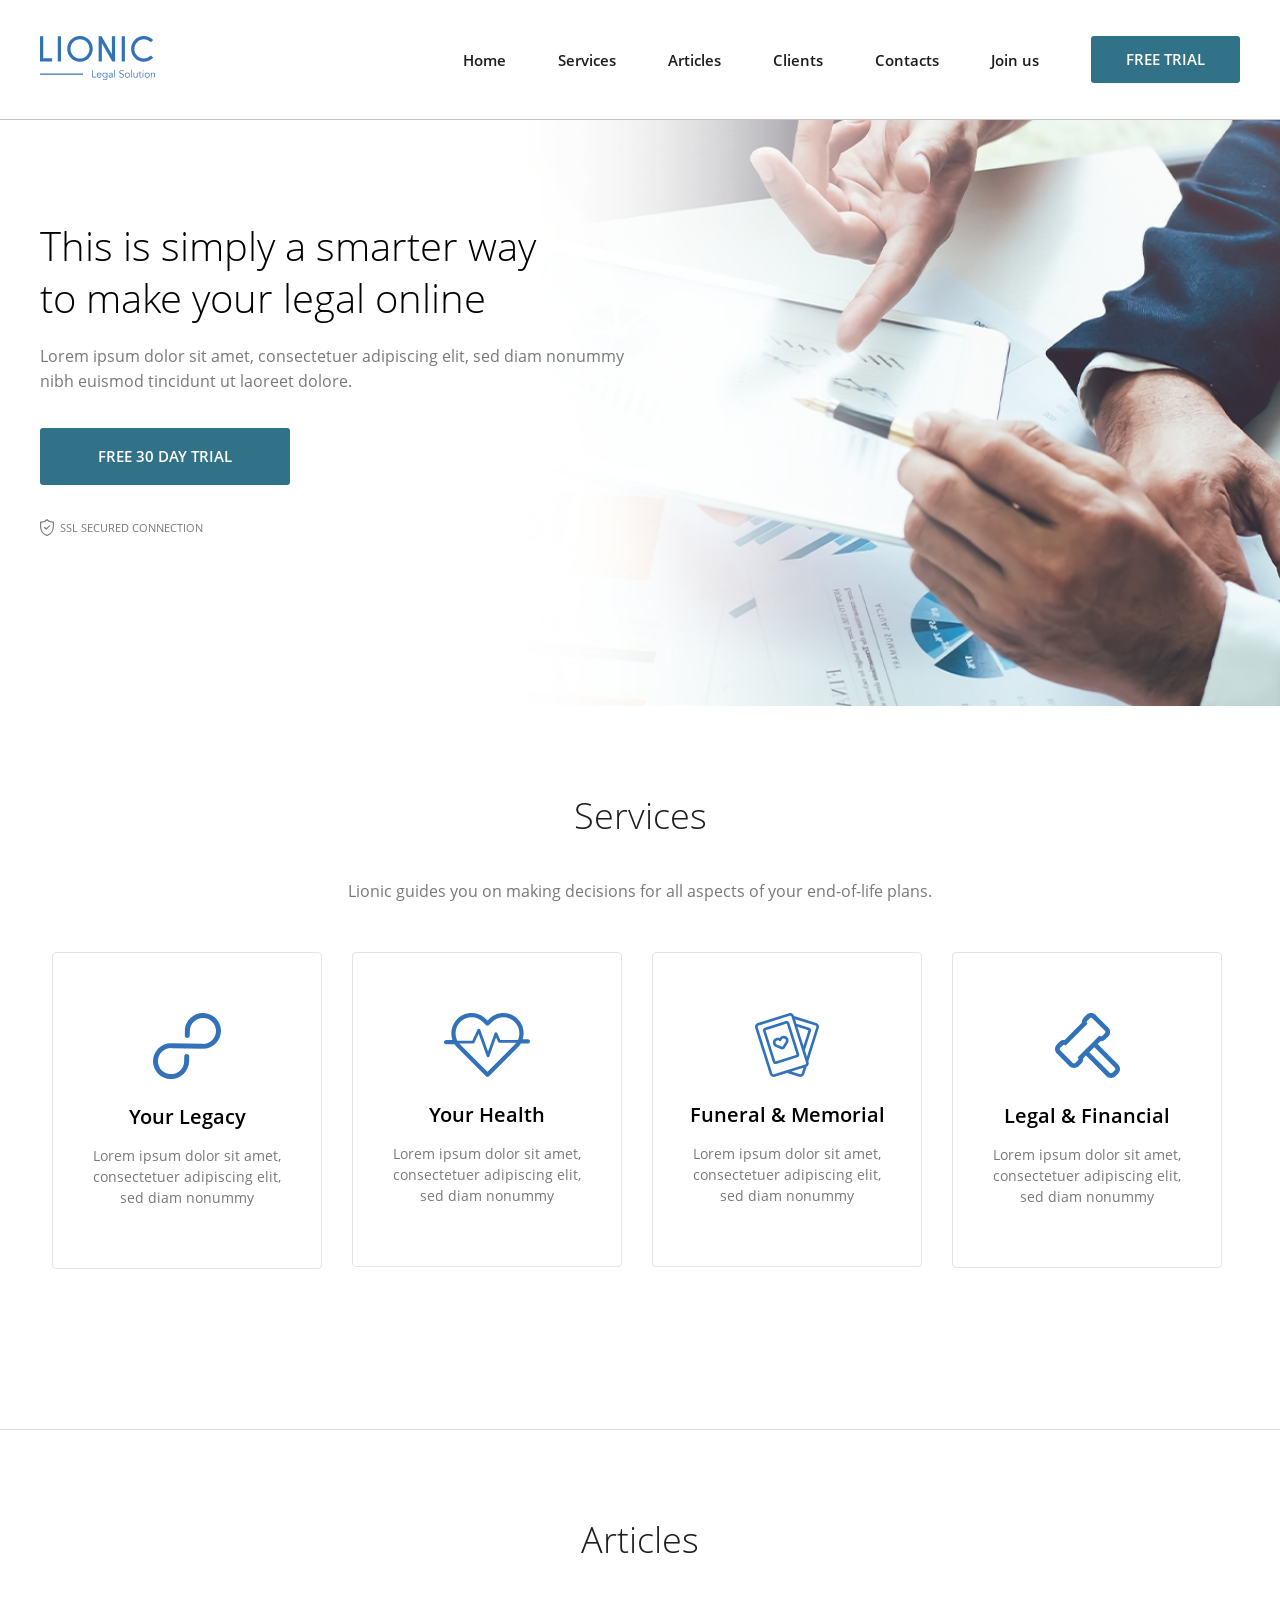
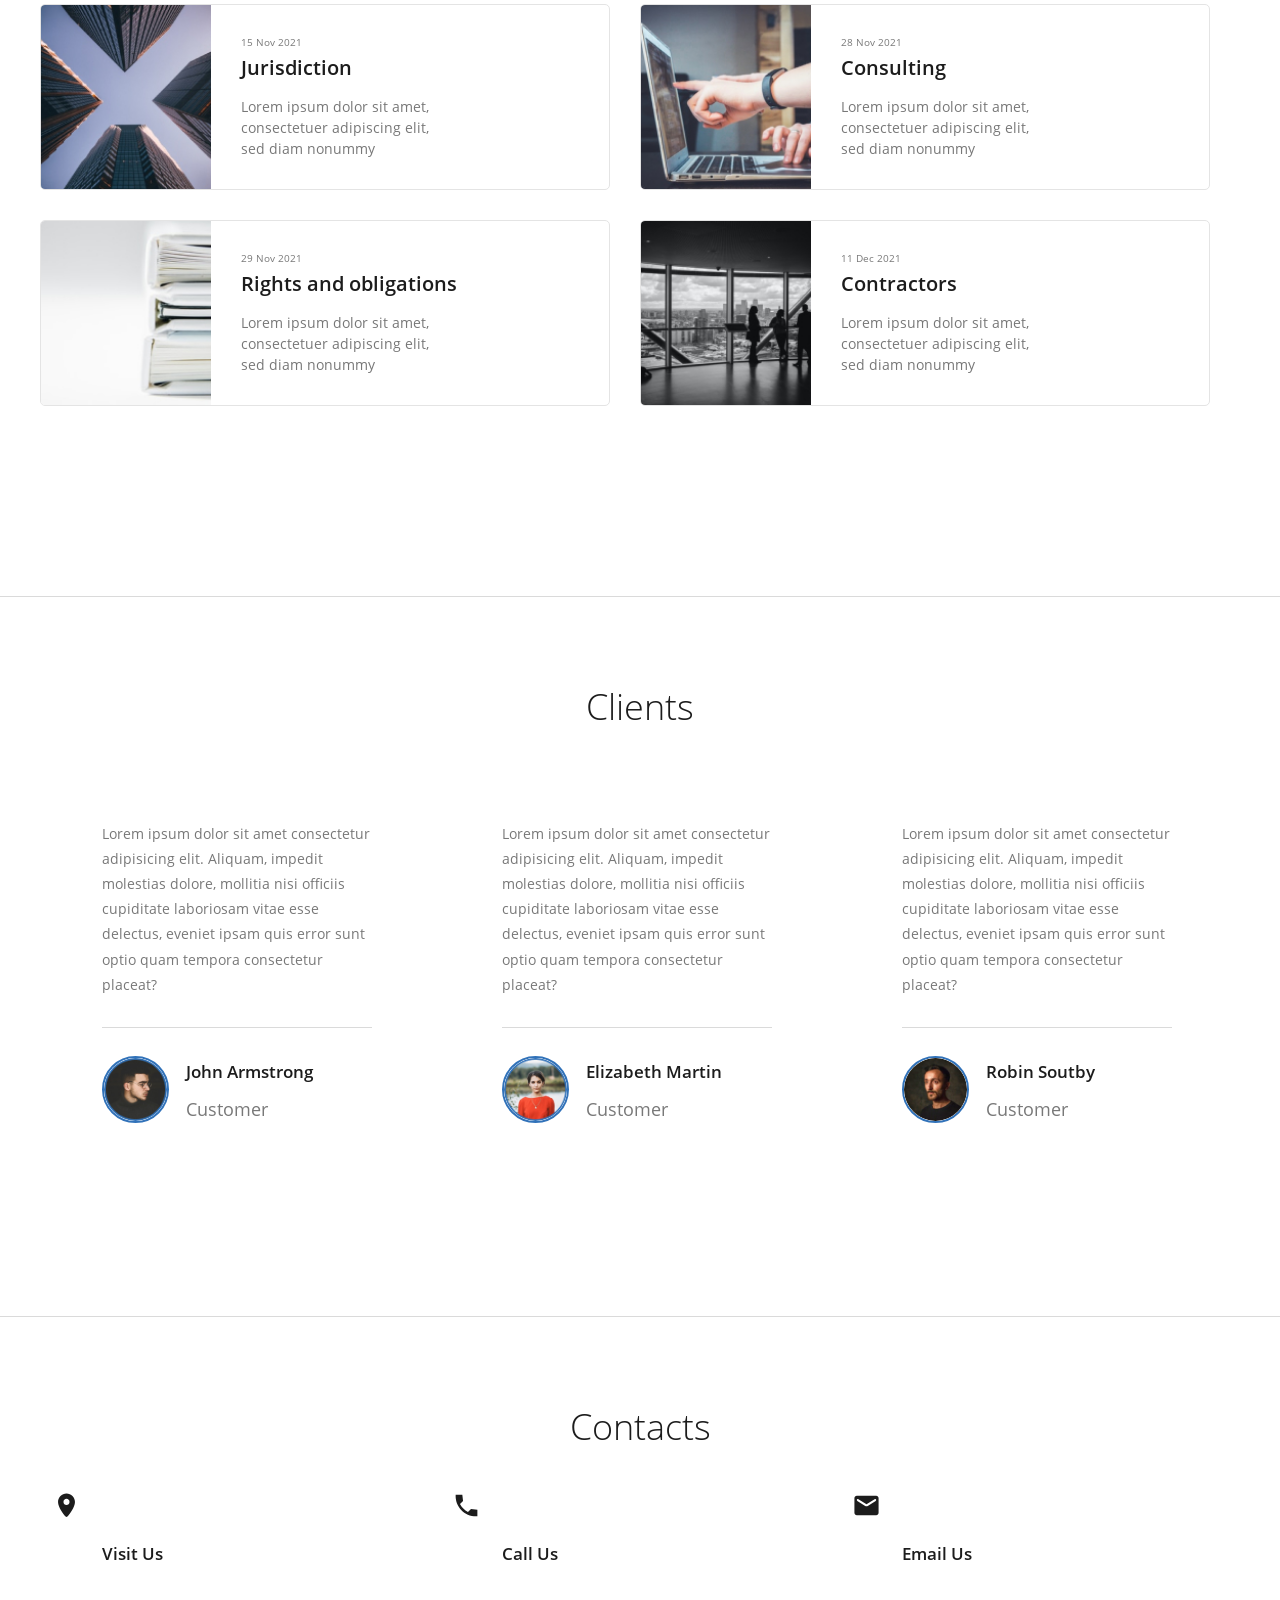
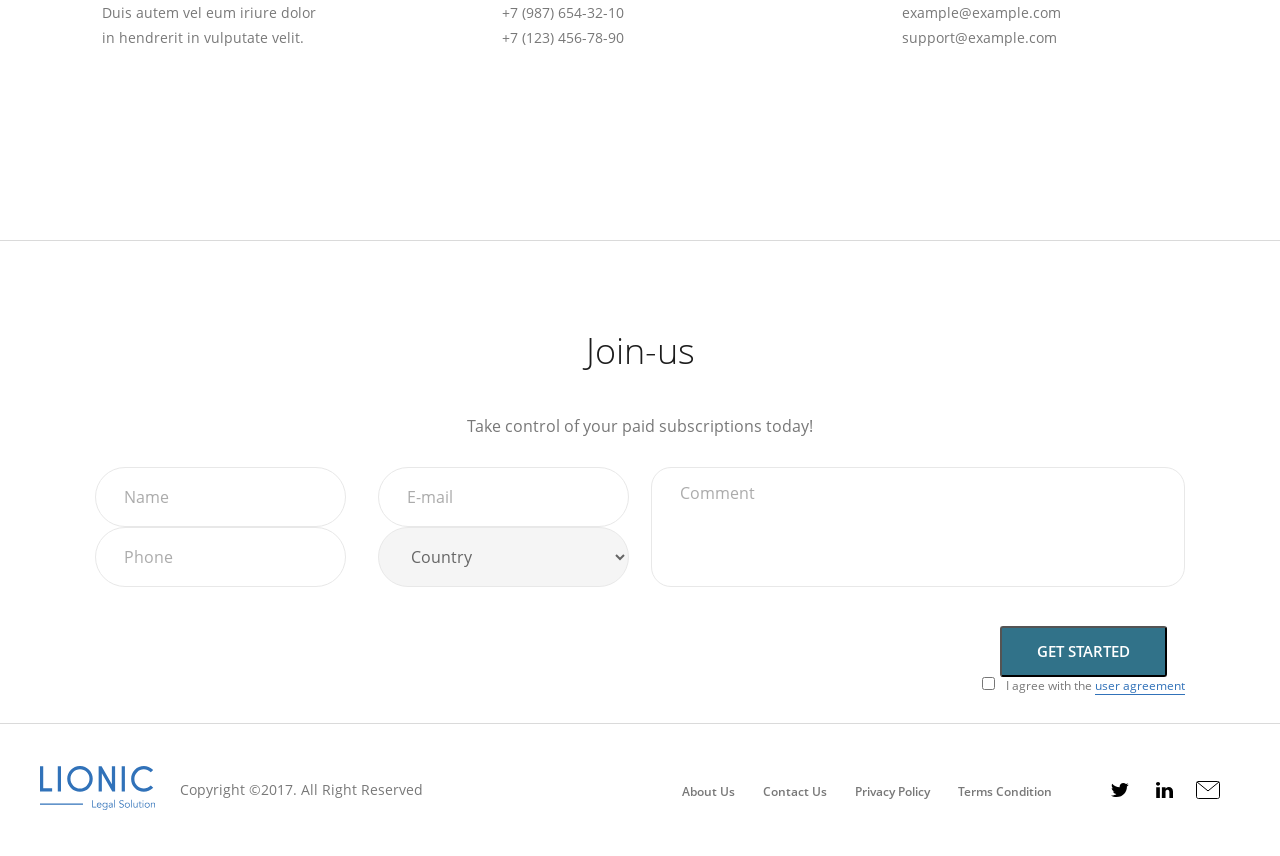
<file: Lionic/index.html>
<!DOCTYPE html>
<html lang="en">

<head>
  <meta charset="UTF-8">
  <meta http-equiv="X-UA-Compatible" content="IE=edge">
  <meta name="viewport" content="width=device-width, initial-scale=1.0">
  <link rel="stylesheet" href="css/normalize.css">
  <link rel="stylesheet" href="css/bootstrap-grid.min.css">
  <link rel="stylesheet" href="css/style.css">
  <title>Lionic</title>
</head>

<body>
  <header class="header">
    <div class="container flex header__container">
      <a href="#" class="header__logo">
        <img src="img/logo.svg" class="header__logo" alt="Logo">
      </a>
      <nav class="header__nav nav">
        <ul class="list-reset nav__list flex">
          <li class="nav__item">
            <a href="#" class="nav__link">
              Home
            </a>
          </li>
          <li class="nav__item">
            <a href="#services" class="nav__link">
              Services
            </a>
          </li>
          <li class="nav__item">
            <a href="#articles" class="nav__link">
              Articles
            </a>
          </li>
          <li class="nav__item">
            <a href="#clients" class="nav__link">
              Clients
            </a>
          </li>
          <li class="nav__item">
            <a href="#contacts" class="nav__link">
              Contacts
            </a>
          </li>
          <li class="nav__item">
            <a href="#join-us" class="nav__link">
              Join us
            </a>
          </li>
        </ul>
      </nav>
      <button class="btn-reset btn header__btn">
        Free trial
      </button>
    </div>
  </header>

  <main class="main">
    <section id="hero" class="hero">
      <div class="container">
        <div class="row">
          <div class="col-6 hero__content-flex flex">
            <h1 class="hero__title">
              This is&nbsp;simply a&nbsp;smarter way to&nbsp;make your legal online
            </h1>
            <p class="hero__descr">
              Lorem ipsum dolor sit amet, consectetuer adipiscing elit, sed diam nonummy nibh euismod tincidunt
              ut&nbsp;laoreet dolore.
            </p>
            <div class="hero__wrapper">
              <button class="btn-reset btn hero__btn">
                FREE 30&nbsp;DAY TRIAL
              </button>
              <span class="hero__secure">
                SSL secured connection
              </span>
            </div>
          </div>
        </div>
      </div>
    </section>
    <section id="services" class="services section-offset">
      <div class="container">
        <h2 class="section__title">
          Services
        </h2>
        <p class="section__descr">
          Lionic guides you on&nbsp;making decisions for all aspects of&nbsp;your end-of-life plans.
        </p>
        <ul class="row list-reset">
          <li class="col-12 col-lg-3 col-md-4 col-sm-6">
            <div class="card flex">
              <svg class="card__icon" width="68" height="66" viewBox="0 0 68 66" fill="none"
                xmlns="http://www.w3.org/2000/svg">
                <path
                  d="M50.393 0.00398661C40.438 -0.212013 32.146 7.63799 31.9 17.512L31.776 22.483C31.742 23.839 32.833 24.973 34.2 25.003C35.567 25.032 36.713 23.947 36.746 22.591L36.871 17.62C37.049 10.471 43.062 4.77799 50.271 4.93399C57.478 5.09099 63.201 11.038 63.023 18.187C62.844 25.335 56.831 31.029 49.623 30.872L18.5 30.197C8.54499 29.981 0.252987 37.831 0.00698678 47.705C-0.240013 57.579 7.65099 65.78 17.607 65.995C27.562 66.211 35.854 58.362 36.1 48.488L36.223 43.572C36.257 42.215 35.166 41.082 33.799 41.052C32.432 41.022 31.286 42.108 31.252 43.464L31.129 48.38C30.951 55.529 24.938 61.222 17.729 61.066C10.522 60.909 4.79899 54.962 4.97699 47.813C5.15599 40.664 11.169 34.971 18.377 35.127L49.5 35.802C59.456 36.018 67.747 28.169 67.994 18.295C68.24 8.41999 60.349 0.219987 50.394 0.00498661L50.393 0.00398661Z"
                  fill="#3172B9" />
              </svg>
              <h3 class="card__title">
                Your Legacy
              </h3>
              <p class="card__descr">
                Lorem ipsum dolor sit amet, consectetuer adipiscing elit, sed diam nonummy
              </p>
            </div>
          </li>
          <li class="col-12 col-lg-3 col-md-4 col-sm-6">
            <div class="card flex">
              <svg class="card__icon" width="86" height="64" viewBox="0 0 86 64" fill="none"
                xmlns="http://www.w3.org/2000/svg">
                <path
                  d="M79.622 20.272C79.622 22.336 79.316 24.352 78.726 26.27H83.868C85.045 26.27 86 27.227 86 28.406C86 29.586 85.045 30.541 83.868 30.541H77.47C77.268 30.541 77.073 30.513 76.888 30.461C76.0053 31.9743 74.9311 33.3675 73.692 34.606L44.972 63.374C44.7741 63.5725 44.539 63.73 44.2802 63.8375C44.0213 63.9449 43.7438 64.0002 43.4635 64.0002C43.1832 64.0002 42.9057 63.9449 42.6468 63.8375C42.388 63.73 42.1529 63.5725 41.955 63.374L13.233 34.606C12.1963 33.5688 11.2752 32.422 10.486 31.186C10.315 31.23 10.136 31.254 9.95 31.254H2.132C1.85176 31.2537 1.57431 31.1983 1.31551 31.0908C1.0567 30.9833 0.821595 30.8259 0.623621 30.6276C0.425646 30.4292 0.268677 30.1938 0.161676 29.9348C0.0546755 29.6758 -0.000261829 29.3983 9.38171e-07 29.118C9.38171e-07 27.938 0.955001 26.982 2.132 26.982H8.447C5.965 19.861 7.56 11.618 13.233 5.93801C15.1066 4.05015 17.3363 2.55313 19.793 1.5338C22.2497 0.514473 24.8843 -0.00687342 27.544 1.15198e-05C32.95 1.15198e-05 38.034 2.10901 41.856 5.93801L43.463 7.54701L45.07 5.93701C46.9438 4.04921 49.1737 2.55231 51.6306 1.53315C54.0874 0.513987 56.7222 -0.0071368 59.382 1.15198e-05C62.0417 -0.00681806 64.6763 0.514553 67.133 1.53388C69.5896 2.55321 71.8194 4.0502 73.693 5.93801C75.5791 7.8172 77.0741 10.0515 78.0918 12.5117C79.1094 14.972 79.6295 17.6096 79.622 20.272ZM70.678 8.95701C69.1987 7.46697 67.4383 6.28548 65.4989 5.48108C63.5595 4.67667 61.4796 4.26536 59.38 4.27101C57.2807 4.26563 55.2012 4.67706 53.2622 5.48146C51.3231 6.28586 49.563 7.46721 48.084 8.95701L44.969 12.077C44.7713 12.2754 44.5364 12.4329 44.2777 12.5403C44.019 12.6478 43.7416 12.7031 43.4615 12.7031C43.1814 12.7031 42.904 12.6478 42.6453 12.5403C42.3866 12.4329 42.1517 12.2754 41.954 12.077L38.84 8.95701C37.3608 7.46718 35.6005 6.28582 33.6613 5.48142C31.7221 4.67703 29.6424 4.26561 27.543 4.27101C25.4437 4.26546 23.3642 4.67682 21.4251 5.48123C19.486 6.28564 17.7259 7.46708 16.247 8.95701C11.173 14.04 10.232 21.718 13.425 27.763H28.236L33.538 16.479C33.783 15.959 34.277 15.634 34.891 15.663C35.1717 15.6764 35.4421 15.7726 35.6681 15.9396C35.8942 16.1065 36.0657 16.3367 36.161 16.601L44.051 38.487L50.542 20.168C50.6364 19.9007 50.8086 19.6678 51.0365 19.4992C51.2643 19.3306 51.5374 19.2341 51.8206 19.2221C52.1038 19.21 52.3842 19.283 52.6255 19.4316C52.8669 19.5802 53.0583 19.7977 53.175 20.056L56.351 27.051H73.852C76.612 21.125 75.554 13.842 70.677 8.95701H70.678ZM16.248 31.586L43.463 58.844L70.678 31.586C71.2253 31.038 71.7323 30.4512 72.195 29.83H55.736C55.179 29.83 54.373 29.573 54.143 29.064L52.046 24.444L45.404 43.189C45.204 43.755 44.67 44.135 44.069 44.136H44.066C43.466 44.136 42.933 43.76 42.729 43.196L34.653 20.798L30.426 29.794C30.192 30.292 29.99 30.541 29.439 30.541H15.293C15.593 30.901 15.912 31.249 16.248 31.586Z"
                  fill="#3172B9" />
              </svg>
              <h3 class="card__title">
                Your Health
              </h3>
              <p class="card__descr">
                Lorem ipsum dolor sit amet, consectetuer adipiscing elit, sed diam nonummy
              </p>
            </div>
          </li>
          <li class="col-12 col-lg-3 col-md-4 col-sm-6">
            <div class="card flex">
              <svg class="card__icon" width="64" height="64" viewBox="0 0 64 64" fill="none"
                xmlns="http://www.w3.org/2000/svg">
                <path
                  d="M63.8101 15.073L53.3321 48.146L53.5791 48.926C53.7393 49.4264 53.7986 49.9537 53.7536 50.4772C53.7086 51.0008 53.5603 51.5102 53.3171 51.976C52.9241 52.732 52.3171 53.329 51.5701 53.704L51.5611 53.737L49.1941 61.207C48.8722 62.2171 48.1632 63.0585 47.2223 63.5469C46.2815 64.0354 45.1853 64.131 44.1741 63.813L32.0001 59.957L19.8261 63.813C18.8148 64.131 17.7187 64.0354 16.7778 63.5469C15.8369 63.0585 15.1279 62.2171 14.8061 61.207L0.188058 15.074C0.0280711 14.5735 -0.0310613 14.0462 0.0140824 13.5227C0.0592262 12.9991 0.20775 12.4897 0.451058 12.024C0.69167 11.5566 1.02267 11.1416 1.42487 10.8031C1.82706 10.4646 2.29245 10.2093 2.79406 10.052L33.9431 0.187C34.9542 -0.131631 36.0504 -0.0363451 36.9915 0.451969C37.9325 0.940283 38.6415 1.78178 38.9631 2.792L39.0401 3.034C39.0491 3.036 39.0581 3.037 39.0661 3.04L61.2061 10.053C61.7073 10.2103 62.1723 10.4654 62.5743 10.8035C62.9763 11.1417 63.3073 11.5561 63.5481 12.023C64.0401 12.973 64.1331 14.055 63.8101 15.073ZM48.4441 54.75L36.4161 58.559L44.9781 61.271C45.3153 61.3777 45.6811 61.3463 45.9951 61.1835C46.3092 61.0208 46.5458 60.7401 46.6531 60.403L48.4441 54.75ZM51.0371 49.732L36.4211 3.598C36.3142 3.26106 36.078 2.98029 35.7644 2.81736C35.4507 2.65442 35.0852 2.62264 34.7481 2.729L3.60006 12.595C3.26006 12.702 2.98306 12.935 2.81906 13.252C2.73787 13.4073 2.68829 13.5771 2.67319 13.7517C2.65808 13.9263 2.67775 14.1021 2.73106 14.269L17.3471 60.402C17.5691 61.103 18.3201 61.492 19.0211 61.271L31.5611 57.299C31.5891 57.289 31.6171 57.279 31.6461 57.272L50.1691 51.405C50.5091 51.298 50.7861 51.065 50.9491 50.748C51.1141 50.432 51.1451 50.071 51.0371 49.731V49.732ZM48.4971 32.885L53.4461 17.265L42.4451 13.781L48.4971 32.885ZM61.1801 13.25C61.0998 13.0945 60.9896 12.9565 60.8557 12.8439C60.7218 12.7313 60.567 12.6464 60.4001 12.594L40.0231 6.14L41.4691 10.701C41.5571 10.711 41.6451 10.729 41.7321 10.757L54.2501 14.722C54.5841 14.8269 54.894 14.9969 55.1619 15.2223C55.4299 15.4477 55.6505 15.7239 55.8111 16.035C55.9734 16.3456 56.0726 16.6852 56.1028 17.0344C56.133 17.3835 56.0937 17.7352 55.9871 18.069L49.8951 37.297L51.9331 43.731L61.2681 14.267C61.3751 13.927 61.3441 13.567 61.1801 13.25ZM30.9401 23.336C31.5152 23.6323 32.0259 24.0398 32.4425 24.5349C32.8591 25.0299 33.1733 25.6027 33.3671 26.22C33.5725 26.8654 33.633 27.5483 33.5443 28.2198C33.4557 28.8913 33.22 29.535 32.8541 30.105L29.6411 35.126C29.3916 35.5142 29.0489 35.8336 28.6441 36.0552C28.2393 36.2767 27.7855 36.3932 27.3241 36.394C26.9701 36.394 26.6161 36.326 26.2841 36.19L20.7651 33.936C20.1378 33.6806 19.5745 33.29 19.1154 32.792C18.6563 32.2941 18.3127 31.701 18.1091 31.055C17.9119 30.4388 17.8389 29.7897 17.8943 29.1451C17.9498 28.5006 18.1326 27.8734 18.4321 27.3C18.7284 26.7249 19.1359 26.2142 19.631 25.7976C20.126 25.3811 20.6988 25.0668 21.3161 24.873C22.3839 24.5378 23.5338 24.5745 24.5781 24.977C25.1998 24.0462 26.1189 23.3539 27.1851 23.013C27.8013 22.8161 28.4504 22.7433 29.0949 22.7987C29.7394 22.8541 30.3665 23.0368 30.9401 23.336ZM30.8251 27.025C30.7361 26.742 30.5919 26.4795 30.4009 26.2526C30.2098 26.0257 29.9757 25.8389 29.7121 25.703C29.4491 25.5656 29.1615 25.4818 28.8659 25.4564C28.5703 25.431 28.2726 25.4645 27.9901 25.555C27.6178 25.6716 27.2823 25.8833 27.0168 26.1692C26.7513 26.455 26.565 26.8051 26.4761 27.185C26.4221 27.4083 26.3114 27.6139 26.1547 27.7819C25.998 27.9499 25.8006 28.0747 25.5816 28.1441C25.3626 28.2135 25.1294 28.2251 24.9045 28.178C24.6797 28.1309 24.4708 28.0265 24.2981 27.875C24.0064 27.6158 23.6523 27.4371 23.2705 27.3565C22.8888 27.2758 22.4926 27.296 22.1211 27.415C21.838 27.5042 21.5755 27.6487 21.3488 27.8401C21.122 28.0315 20.9355 28.266 20.8001 28.53C20.6627 28.793 20.5789 29.0806 20.5535 29.3762C20.5281 29.6718 20.5616 29.9694 20.6521 30.252C20.8271 30.805 21.2371 31.249 21.7751 31.469L27.2931 33.723C27.3114 33.731 27.3322 33.7317 27.3511 33.725C27.3696 33.7194 27.3856 33.7074 27.3961 33.691L30.6091 28.669C30.9231 28.179 31.0021 27.581 30.8261 27.027L30.8251 27.025ZM44.1721 40.932C44.2788 41.2656 44.3183 41.6171 44.2882 41.966C44.2582 42.315 44.1592 42.6545 43.9971 42.965C43.8365 43.2764 43.6158 43.5529 43.3477 43.7785C43.0796 44.004 42.7694 44.1742 42.4351 44.279L21.2401 50.994C20.5659 51.2062 19.835 51.1426 19.2077 50.817C18.5803 50.4914 18.1076 49.9305 17.8931 49.257L8.01306 18.07C7.90624 17.7362 7.8667 17.3846 7.89674 17.0355C7.92678 16.6863 8.0258 16.3466 8.18806 16.036C8.34862 15.7249 8.56923 15.4487 8.83717 15.2233C9.1051 14.9979 9.41503 14.8279 9.74906 14.723L30.9451 8.009C31.6194 7.79619 32.3506 7.85955 32.9782 8.18519C33.6059 8.51083 34.0788 9.07215 34.2931 9.746L44.1721 40.932ZM41.6301 41.737L31.7501 10.551L21.9781 13.645L10.5531 17.264L20.4331 48.45L41.6301 41.737Z"
                  fill="#3172B9" />
              </svg>
              <h3 class="card__title">
                Funeral &amp;&nbsp;Memorial
              </h3>
              <p class="card__descr">
                Lorem ipsum dolor sit amet, consectetuer adipiscing elit, sed diam nonummy
              </p>
            </div>
          </li>
          <li class="col-12 col-lg-3 col-md-4 col-sm-6">
            <div class="card flex">
              <svg class="card__icon" width="65" height="65" viewBox="0 0 65 65" fill="none"
                xmlns="http://www.w3.org/2000/svg">
                <path
                  d="M63.131 51.506C64.3269 52.7045 64.9985 54.3285 64.9985 56.0215C64.9985 57.7146 64.3269 59.3385 63.131 60.537L60.54 63.13C59.9482 63.7249 59.2442 64.1965 58.4689 64.5175C57.6935 64.8385 56.8622 65.0025 56.023 65C55.184 65.0024 54.3529 64.8384 53.5777 64.5174C52.8025 64.1964 52.0987 63.7249 51.507 63.13L30.988 42.613L28.126 45.475C28.2028 46.397 28.077 47.3246 27.7574 48.1928C27.4378 49.061 26.9322 49.8488 26.276 50.501L23.55 53.227C22.9583 53.8218 22.2545 54.2934 21.4793 54.6143C20.7042 54.9353 19.873 55.0994 19.034 55.097C18.1952 55.0993 17.3642 54.9352 16.5892 54.6142C15.8142 54.2932 15.1106 53.8217 14.519 53.227L1.86503 40.575C0.66925 39.3767 -0.00231934 37.7529 -0.00231934 36.06C-0.00231934 34.3671 0.66925 32.7434 1.86503 31.545L4.59103 28.819C5.24326 28.1629 6.03107 27.6573 6.89928 27.3377C7.76748 27.0182 8.69507 26.8923 9.61703 26.969L26.97 9.61902C26.8953 8.69769 27.0219 7.77112 27.341 6.90358C27.6601 6.03605 28.1641 5.24832 28.818 4.59502L31.543 1.87002C32.1347 1.27539 32.8383 0.803958 33.6133 0.48298C34.3883 0.162003 35.2192 -0.00214761 36.058 2.1214e-05C37.764 2.1214e-05 39.368 0.664021 40.574 1.87002L53.227 14.522C54.4226 15.7205 55.094 17.3442 55.094 19.037C55.094 20.7298 54.4226 22.3536 53.227 23.552L50.502 26.278C49.8497 26.9342 49.0617 27.4398 48.1933 27.7594C47.3249 28.079 46.3972 28.2048 45.475 28.128L42.613 30.99L63.131 51.506ZM31.164 35.784L35.783 31.165L39.243 27.705L44.398 22.551L44.798 22.951C45.126 23.279 45.556 23.443 45.986 23.443C46.416 23.443 46.846 23.279 47.175 22.951L49.9 20.226C50.0561 20.07 50.1798 19.8848 50.2643 19.681C50.3487 19.4771 50.3922 19.2587 50.3922 19.038C50.3922 18.8174 50.3487 18.5989 50.2643 18.3951C50.1798 18.1912 50.0561 18.006 49.9 17.85L37.246 5.19702C37.0901 5.04084 36.905 4.91699 36.7011 4.83256C36.4972 4.74813 36.2787 4.70479 36.058 4.70502C35.628 4.70502 35.198 4.86902 34.87 5.19702L32.144 7.92202C31.9879 8.07804 31.864 8.26332 31.7794 8.46725C31.6949 8.67118 31.6514 8.88977 31.6514 9.11052C31.6514 9.33128 31.6949 9.54987 31.7794 9.7538C31.864 9.95773 31.9879 10.143 32.144 10.299L32.544 10.699L10.694 32.546L10.294 32.146C10.1381 31.9898 9.95296 31.866 9.74909 31.7816C9.54523 31.6971 9.32669 31.6538 9.10603 31.654C8.67603 31.654 8.24603 31.818 7.91803 32.146L5.19303 34.87C5.03701 35.026 4.91325 35.2112 4.82881 35.4151C4.74437 35.6189 4.70091 35.8374 4.70091 36.058C4.70091 36.2787 4.74437 36.4971 4.82881 36.701C4.91325 36.9048 5.03701 37.09 5.19303 37.246L17.846 49.9C18.174 50.228 18.604 50.392 19.034 50.392C19.464 50.392 19.894 50.228 20.223 49.9L22.948 47.175C23.1042 47.019 23.2281 46.8337 23.3126 46.6298C23.3971 46.4259 23.4407 46.2073 23.4407 45.9865C23.4407 45.7658 23.3971 45.5472 23.3126 45.3433C23.2281 45.1393 23.1042 44.954 22.948 44.798L22.548 44.398L27.703 39.244L31.164 35.784ZM59.804 54.834L39.285 34.317L34.315 39.287L54.835 59.803C55.162 60.131 55.593 60.295 56.023 60.295C56.453 60.295 56.883 60.131 57.211 59.803L59.804 57.21C59.9601 57.054 60.0838 56.8688 60.1683 56.665C60.2527 56.4611 60.2962 56.2427 60.2962 56.022C60.2962 55.8014 60.2527 55.5829 60.1683 55.3791C60.0838 55.1752 59.9601 54.99 59.804 54.834Z"
                  fill="#3172B9" />
              </svg>
              <h3 class="card__title">
                Legal &amp;&nbsp;Financial
              </h3>
              <p class="card__descr">
                Lorem ipsum dolor sit amet, consectetuer adipiscing elit, sed diam nonummy
              </p>
            </div>
          </li>
        </ul>
      </div>
    </section>
    <section id="articles" class="articles section-offset">
      <div class="container">
        <h2 class="section__title">
          Articles
        </h2>
        <ul class="list-reset articles__cards flex">
          <li class="articles__card">
            <article class="card__preview flex">
              <a href="#" class="card__link flex">
                <img src="img/blog-1.jpg" alt="blog photo 1" class="card__preview-image">
                <div class="card__preview-text">
                  <time class="card__preview-time" datetime="2021-12-08 18:34">
                    15 Nov 2021
                  </time>
                  <h3 class="card__preview-title">
                    Jurisdiction
                  </h3>
                  <p class="card__preview-descr">
                    Lorem ipsum dolor sit amet, consectetuer adipiscing elit, sed diam nonummy
                  </p>
                </div>
              </a>
            </article>
          </li>
          <li class="articles__card">
            <article class="card__preview flex">
              <a href="#" class="card__link flex">
                <img src="img/blog-2.jpg" alt="blog photo 2" class="card__preview-image">
                <div class="card__preview-text">
                  <time class="card__preview-time" datetime="2021-12-08 18:34">
                    28 Nov 2021
                  </time>
                  <h3 class="card__preview-title">
                    Consulting
                  </h3>
                  <p class="card__preview-descr">
                    Lorem ipsum dolor sit amet, consectetuer adipiscing elit, sed diam nonummy
                  </p>
                </div>
              </a>
            </article>
          </li>
          <li class="articles__card">
            <article class="card__preview flex">
              <a href="#" class="card__link flex">
                <img src="img/blog-3.jpg" alt="blog photo 3" class="card__preview-image">
                <div class="card__preview-text">
                  <time class="card__preview-time" datetime="2021-12-08 18:34">
                    29 Nov 2021
                  </time>
                  <h3 class="card__preview-title">
                    Rights and obligations
                  </h3>
                  <p class="card__preview-descr">
                    Lorem ipsum dolor sit amet, consectetuer adipiscing elit, sed diam nonummy
                  </p>
                </div>
              </a>
            </article>
          </li>
          <li class="articles__card">
            <article class="card__preview flex">
              <a href="#" class="card__link flex">
                <img src="img/blog-4.jpg" alt="blog photo 4" class="card__preview-image">
                <div class="card__preview-text">
                  <time class="card__preview-time" datetime="2021-12-08 18:34">
                    11 Dec 2021
                  </time>
                  <h3 class="card__preview-title">
                    Contractors
                  </h3>
                  <p class="card__preview-descr">
                    Lorem ipsum dolor sit amet, consectetuer adipiscing elit, sed diam nonummy
                  </p>
                </div>
              </a>
            </article>
          </li>
        </ul>
      </div>
    </section>
    <section id="clients" class="clients section-offset">
      <div class="container">
        <h2 class="section__title">
          Clients
        </h2>
        <ul class="row list-reset">
          <li class="col-12 col-md-4 col-sm-6 col-lg-4">
            <div class="flex list__item">
              <p class="item__descr">
                Lorem ipsum dolor sit amet consectetur adipisicing elit. Aliquam, impedit molestias dolore, mollitia nisi
                officiis cupiditate laboriosam vitae esse delectus, eveniet ipsam quis error sunt optio quam tempora
                consectetur placeat?
              </p>
              <div class="item__user flex">
                <div class="user__avatar">
                  <img src="img/client-1.jpg" alt="John Armstrong">
                </div>
                <div>
                  <div class="user__name">
                    John Armstrong
                  </div>
                  <span class="user__post">
                    Customer
                  </span>
                </div>
              </div>
            </div>
          </li>
          <li class="col-12 col-md-4 col-sm-6 col-lg-4">
            <div class="flex list__item">
              <p class="item__descr">
                Lorem ipsum dolor sit amet consectetur adipisicing elit. Aliquam, impedit molestias dolore, mollitia nisi
                officiis cupiditate laboriosam vitae esse delectus, eveniet ipsam quis error sunt optio quam tempora
                consectetur placeat?
              </p>
              <div class="item__user flex">
                <div class="user__avatar">
                  <img src="img/client-2.jpg" alt="Elizabeth Martin">
                </div>
                <div>
                  <div class="user__name">
                    Elizabeth Martin
                  </div>
                  <span class="user__post">
                    Customer
                  </span>
                </div>
              </div>
            </div>
          </li>
          <li class="col-12 col-md-4 col-sm-6 col-lg-4">
            <div class="flex list__item">
              <p class="item__descr">
                Lorem ipsum dolor sit amet consectetur adipisicing elit. Aliquam, impedit molestias dolore, mollitia nisi
                officiis cupiditate laboriosam vitae esse delectus, eveniet ipsam quis error sunt optio quam tempora
                consectetur placeat?
              </p>
              <div class="item__user flex">
                <div class="user__avatar">
                  <img src="img/client-3.jpg" alt="Robin Soutby">
                </div>
                <div>
                  <div class="user__name">
                    Robin Soutby
                  </div>
                  <span class="user__post">
                    Customer
                  </span>
                </div>
              </div>
            </div>
          </li>
        </ul>
      </div>
    </section>
    <section id="contacts" class="contacts section-offset">
      <div class="container">
        <h2 class="section__title">
          Contacts
        </h2>
        <address class="contacts__address">
          <ul class="row list-reset">
            <li class="col-12 col-md-4 col-sm-6 col-lg-4">
              <div class="list__item item__cont-size flex item__address">
                <strong class="item__caption">
                  Visit Us
                </strong>
                <p class="item__text">
                  Duis autem vel eum iriure dolor in&nbsp;hendrerit in&nbsp;vulputate velit.
                </p>
              </div>
            </li>
            <li class="col-12 col-md-4 col-sm-6 col-lg-4">
              <div class="list__item item__cont-size flex item__call">
                <strong class="item__caption">
                  Call Us
                </strong>
                <a href="tel:+79876543210" class="item__link">
                  +7 (987) 654-32-10
                </a>
                <a href="tel:+71234567890" class="item__link">
                  +7 (123) 456-78-90
                </a>
              </div>
            </li>
            <li class="col-12 col-md-4 col-sm-6 col-lg-4">
              <div class="list__item item__cont-size flex item__email">
                <strong class="item__caption">
                  Email Us
                </strong>
                <a href="mailto:example@example.com" class="item__link">
                  example@example.com
                </a>
                <a href="mailto:support@example.com" class="item__link">
                  support@example.com
                </a>
              </div>
            </li>
          </ul>
        </address>
      </div>
    </section>
    <section id="join-us" class="join-us">
      <div class="container">
        <h2 class="section__title">Join-us</h2>
        <p class="section__descr join-us__descr">Take control of&nbsp;your paid subscriptions today!</p>
        <form class="form" action="https://jsonplaceholder.typicode.com/posts" method="post">
          <div class="form__top flex">
            <div class="form__left flex">
              <input class="form__input" type="text" name="name" placeholder="Name" required>
              <input class="form__input" type="email" name="email" placeholder="E-mail" required>
              <input class="form__input" type="tel" name="phone" placeholder="Phone" required>
              <select class="form__select" name="Country">
                <option value="Country" disabled selected>Country</option>
                <option value="United Kingdom">United Kingdom</option>
                <option value="United States">United States</option>
                <option value="France">France</option>
                <option value="Germany">Germany</option>
                <option value="Spain">Spain</option>
                <option value="Estonia">Estonia</option>
              </select>
            </div>
            <div class="form__right">
              <textarea class="form__textarea" name="comment" placeholder="Comment"></textarea>
            </div>
          </div>
          <div class="form__bottom btn-reset form__btn flex">
            <div class="btn__wrapper flex">
              <button class="btn">Get Started</button>
              <label class="btn__check">
                <input type="checkbox" required>
                I&nbsp;agree with the <a href="#">user agreement</a>
              </label>
            </div>
          </div>
        </form>
      </div>
    </section>
  </main>

  <footer class="footer">
    <div class="container flex footer__container">
      <div class="footer__left flex">
        <a href="#" class="footer__logo">
          <img src="img/logo.svg" alt="Logo">
        </a>
        <small class="footer__copy">
          Copyright ©2017. All Right Reserved
        </small>
      </div>
      <div class="footer__right flex">
        <nav class="footer__nav nav">
          <ul class="list-reset nav__list flex">
            <li class="nav__item">
              <a href="#" target="_blank" class="nav__link">About Us</a>
            </li>
            <li class="nav__item">
              <a href="#" target="_blank" class="nav__link">Contact Us</a>
            </li>
            <li class="nav__item">
              <a href="#" target="_blank" class="nav__link">Privacy Policy</a>
            </li>
            <li class="nav__item">
              <a href="#" target="_blank" class="nav__link">Terms Condition</a>
            </li>
          </ul>
        </nav>
        <ul class="list-reset flex">
          <li class="list__item-social">
            <a href="#" class="item__link-social item__link-tw">
              <svg width="18" height="14" viewBox="0 0 18 14" fill="none" xmlns="http://www.w3.org/2000/svg">
                <path d="M17.719 1.65632C17.0672 1.93749 16.3672 2.12756 15.6312 2.213C16.3824 1.77569 16.9578 1.08271 17.2295 0.257952C16.516 0.66998 15.7351 0.960048 14.9207 1.11556C14.258 0.428779 13.313 0 12.2675 0C10.2607 0 8.63311 1.58169 8.63311 3.53391C8.63311 3.81052 8.66516 4.08038 8.72676 4.33947C5.70575 4.19186 3.02744 2.78497 1.2347 0.647183C0.921659 1.16929 0.742478 1.77633 0.742478 2.42402C0.742478 3.64991 1.38427 4.73153 2.35946 5.36512C1.78217 5.34773 1.21754 5.19623 0.712779 4.9233V4.96795C0.712779 6.68033 1.96554 8.10817 3.6285 8.4329C3.32302 8.51427 3.00243 8.55679 2.67076 8.55679C2.43627 8.55679 2.20876 8.53521 1.98651 8.49457C2.44908 9.89809 3.7915 10.9197 5.38164 10.9486C4.13761 11.8967 2.57008 12.4619 0.867562 12.4619C0.574324 12.4619 0.284511 12.4449 0 12.4115C1.60887 13.4145 3.51914 14 5.57194 14C12.2576 14 15.914 8.61508 15.914 3.94522C15.914 3.79191 15.9105 3.63974 15.9029 3.48812C16.6153 2.98716 17.2303 2.36688 17.719 1.65632Z"/>
                </svg>
            </a>
          </li>
          <li class="list__item-social">
            <a href="#" class="item__link-social item__link-linkedin">
              <svg width="17" height="16" viewBox="0 0 17 16" fill="none" xmlns="http://www.w3.org/2000/svg">
                <path d="M3.85973 15.999V5.20386H0.215035V15.999H3.85973ZM2.03785 3.72907C3.30882 3.72907 4.09994 2.90013 4.09994 1.86422C4.07626 0.804959 3.30887 -0.000976562 2.06197 -0.000976562C0.815269 -0.000976562 0 0.804975 0 1.86422C0 2.90018 0.790923 3.72907 2.01406 3.72907H2.03774H2.03785ZM5.87706 15.999H9.52175V9.97048C9.52175 9.64784 9.54543 9.32554 9.64168 9.0949C9.90516 8.45027 10.5049 7.78262 11.5117 7.78262C12.8305 7.78262 13.3582 8.77258 13.3582 10.2238V15.999H17.0026V9.8091C17.0026 6.49325 15.2045 4.95042 12.8065 4.95042C10.8404 4.95042 9.9771 6.03237 9.49751 6.76928H9.52184V5.20363H5.87714C5.92497 6.21659 5.87714 15.9988 5.87714 15.9988L5.87706 15.999Z" />
                </svg>
            </a>
          </li>
          <li class="list__item-social">
            <a href="#" class="item__link-social item__link-mail">
              <svg width="24" height="18" viewBox="0 0 24 18" fill="none" xmlns="http://www.w3.org/2000/svg">
                <path d="M2.4 0.5H21.6C22.6747 0.5 23.5 1.31855 23.5 2.25V15.75C23.5 16.6814 22.6747 17.5 21.6 17.5H2.4C1.32525 17.5 0.5 16.6814 0.5 15.75V2.25C0.5 1.31855 1.32525 0.5 2.4 0.5Z" stroke="black" stroke-linecap="round" stroke-linejoin="round"/>
                <path d="M22.8478 1.0625L12 9.93794L1.15222 1.0625" stroke-linecap="round" stroke-linejoin="round"/>
                </svg>
            </a>
          </li>
        </ul>
      </div>
    </div>
  </footer>
</body>

</html>
</file>
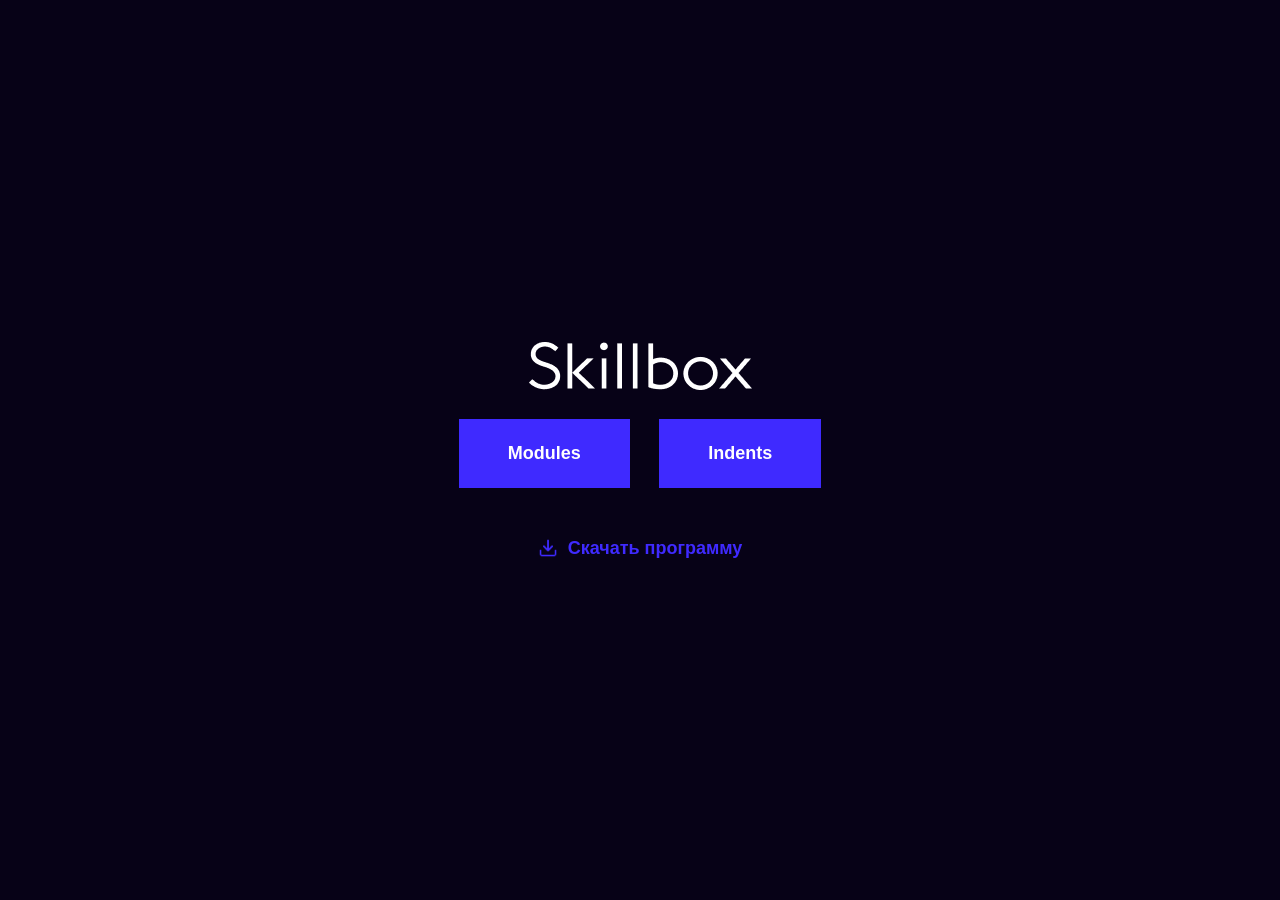
<file: Modules/index.html>
<!DOCTYPE html>
<html lang="ru">
<head>
  <meta charset="UTF-8">
  <meta http-equiv="X-UA-Compatible" content="IE=edge">
  <meta name="viewport" content="width=device-width, initial-scale=1.0">
  <link rel="stylesheet" href="css/normalize.css">
  <link rel="stylesheet" href="css/style.css">
  <title>index</title>
</head>

<body class="body">
  <div class="index-content">
    <a class="logo" href="https://skillbox.ru/" target="_blank">
    <img src="img/logo-light.png" alt="Логотип скиллбокс"></a>

    <div class="links">
      <a class="link" href="#">Modules</a>
      <a class="link" href="article.html">Indents</a>
    </div>

    <a class="download" href="skillbox.docx" download>Скачать программу</a>
  </div>
</body>
</html>
</file>
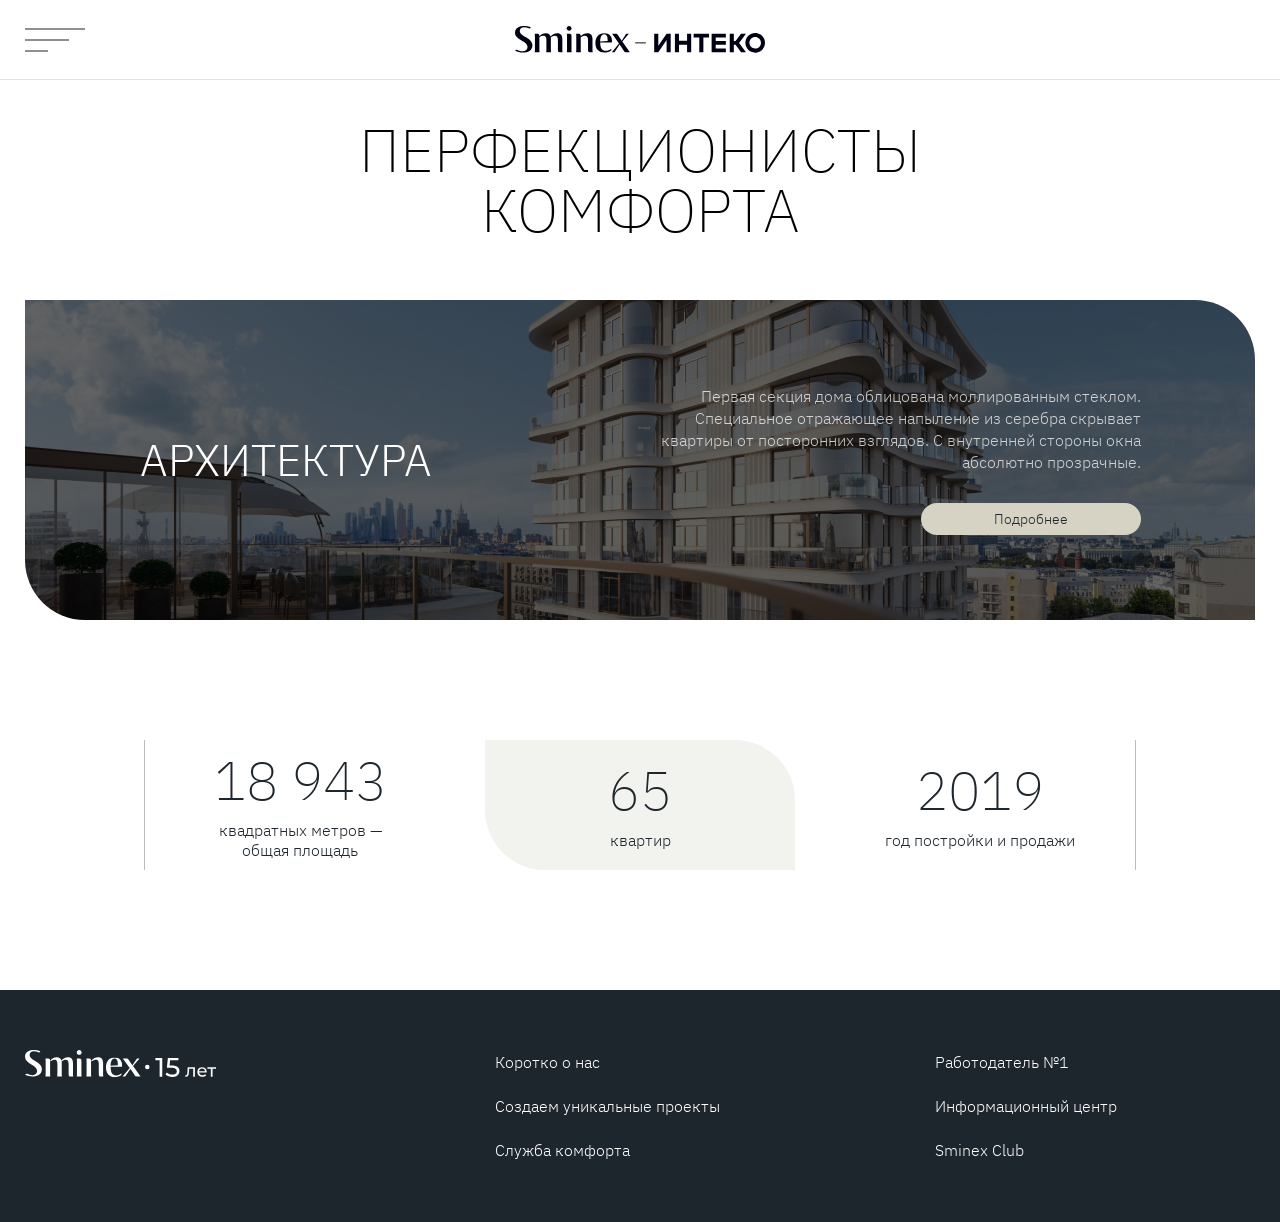
<file: Перфекционисты комфорта/index.html>
<!DOCTYPE html>
<html lang="ru">

<head>
  <meta charset="UTF-8">
  <meta name="viewport" content="width=device-width, initial-scale=1.0">
  <meta http-equiv="X-UA-Compatible" content="ie=edge">
  <link rel="stylesheet" href="css/style.css">
  <title>Баннер и блок преимуществ - Sminex - ИНТЕКО</title>
</head>

<body>
<header class="header">
  <div class="container">
    <div class="header__content">
      <button class="header__menu">
        <span class="header__menu-line"></span>
      </button>
      <a class="header__logo-link" href="index.html">
        <img class="header__logo" src="images/icon-header-logo.svg" height="27" width="250"
             alt="Логотип компании Sminex - ИНТЕКО">
      </a>
    </div>
  </div>
</header>
<main>
  <div class="page-content">
    <div class="container">
      <h1 class="page-content__title">Перфекционисты комфорта</h1>

      <!-- Баннер -->
      <div class="info-banner">
        <h2 class="info-banner__title">Архитектура</h2>
        <div class="info-banner__inner">
          <p class="info-banner__text">Первая секция дома облицована моллированным стеклом. Специальное отражающее напыление из&nbsp;серебра скрывает квартиры от&nbsp;посторонних взглядов. С&nbsp;внутренней стороны окна абсолютно прозрачные.</p>
          <a class="info-banner__link" href="#">Подробнее</a>
        </div>
      </div>

      <!-- Преимущества -->
      <ul class="advantages">
        <li class="advantages__item">
          <span class="advantages__number">18 943</span>
          <span class="advantages__text">квадратных метров — общая площадь</span>
        </li>
        <li class="advantages__item advantages__item--accent">
          <span class="advantages__number">65</span>
          <span class="advantages__text">квартир</span>
        </li>
        <li class="advantages__item">
          <span class="advantages__number">2019</span>
          <span class="advantages__text">год постройки и продажи</span>
        </li>
      </ul>
    </div>
  </div>
</main>
<footer class="footer">
  <div class="container">
    <div class="footer__content">
      <a class="footer__logo-link" href="index.html">
        <img class="footer__logo" src="images/icon-footer-logo.svg" height="28" width="191"
             alt="Логотип компании Sminex">
      </a>
      <div class="footer__nav">
        <ul class="footer__nav-list">
          <li class="footer__nav-item">
            <a class="footer__nav-link" href="#">Коротко о нас</a>
          </li>
          <li class="footer__nav-item">
            <a class="footer__nav-link" href="#">Создаем уникальные проекты</a>
          </li>
          <li class="footer__nav-item">
            <a class="footer__nav-link" href="#">Служба комфорта</a>
          </li>
        </ul>
        <ul class="footer__nav-list">
          <li class="footer__nav-item">
            <a class="footer__nav-link" href="#">Работодатель №1</a>
          </li>
          <li class="footer__nav-item">
            <a class="footer__nav-link" href="#">Информационный центр</a>
          </li>
          <li class="footer__nav-item">
            <a class="footer__nav-link" href="#">Sminex Club</a>
          </li>
        </ul>
      </div>
    </div>
  </div>
</footer>
</body>

</html>
</file>
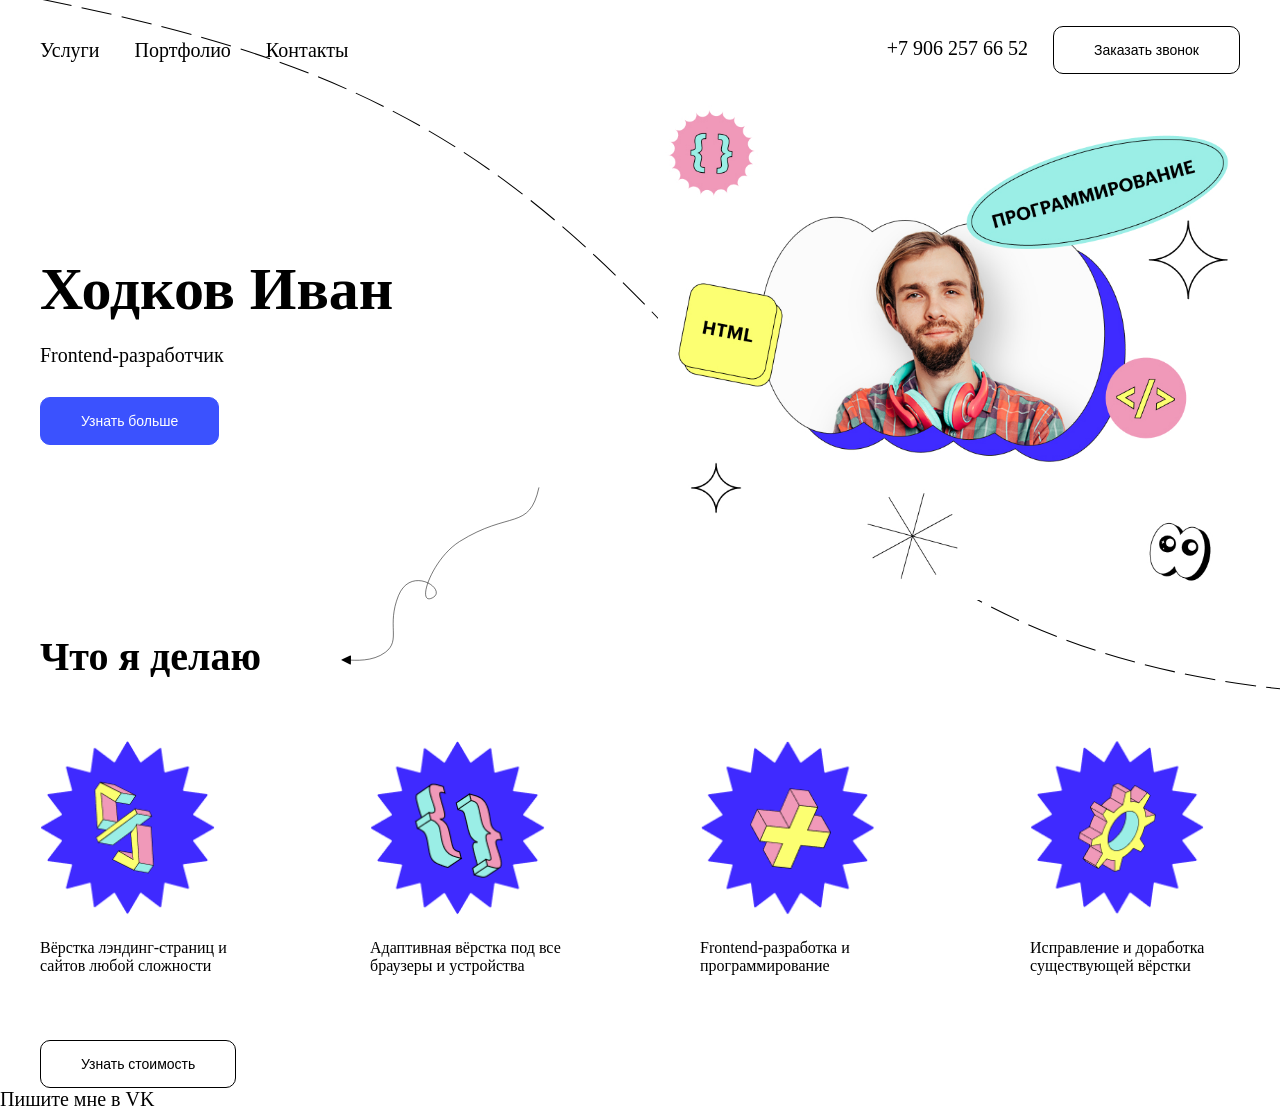
<file: Свой сайт (без портфолио и фото)/index.html>
<!DOCTYPE html>
<html lang="ru">
<head>
    <meta charset="UTF-8">
    <meta http-equiv="X-UA-Compatible" content="IE=edge">
    <meta name="viewport" content="width=device-width, initial-scale=1.0">
    <title>Ходков Иван — официальный сайт</title>
    <style>
        html, body {
            padding: 0;
            margin: 0;
            font-size: 20px;
        }
        .global-conteiner {
            margin: 0 auto;
            height: 100%;
        }
        .line-first {
            position: absolute;
            z-index: -1;
            height: 100%;
            width: 100%;
            background-image: url('img/line-1.svg');
            background-size: contain;
            background-repeat: no-repeat;
            background-position: top right;
        }
        .relative-title {
            position: relative;
        }
        .line-second {
            position: absolute;
            bottom: -20px;
            left: 25%;
            height: 250px;
            width: 250px;
            background-image: url('img/line-2.svg');
            background-size: contain;
            background-repeat: no-repeat;
        }
        a {
            color: black;
            margin-right: 30px;
            text-decoration: none;
        }
        a:hover {
            text-decoration: underline;
        }
        .light-button {
            background-color: transparent;
            border: 1px solid black;
        }
        header {
            height: 100px;
        }
        .fixed-container {
            max-width: 1200px;
            margin: 0 auto;
            height: 100%;
        }
        header > div {
            display: flex;
            justify-content: space-between;
            align-items: center;
        }
        button {
            font-size: 14px;
            padding: 15px 40px;        
            border-radius: 10px;
            cursor: pointer;
        }
        .dark-button {
            border: 1px solid #3b52fe;
            color: white;
            background-color: #3b52fe;
        }
        .first-block > div {
            height: 500px;
            background-image: url('img/man.jpg');
            background-size: contain;
            background-repeat: no-repeat;
            background-position: center right;
            display: flex;
            flex-direction: column;
            align-items: flex-start;
            justify-content: center;
        }
        h1 {
            font-size: 60px;
            margin: 0 0 20px 0;
        }
        h2 {
            font-size: 40px;
        }
        .subtitle {
            margin: 0 0 30px 0;
        }
        .services {
            margin: 60px 0;
            display: flex;
            height: 240px;
            justify-content: space-between;
        }
        .services > div {
            width: 210px;
            height: 210px;
            font-size: 16px;
        }
        .services img {
            width: 175px;
            height: 175px;
            margin-bottom: 20px;
        }
        .layout-container {
            position: fixed;
            height: 100%;
            width: 100%;
            background-color: #0066ffa6;
            display: none;
            align-items: center;
            justify-content: center;
        }
        .layout {
            width: 400px;
            border-radius: 10px;
            background-color: #fff;
            padding: 30px;
        }
        .layout h2 {
            margin: 0 0 30px;
            font-size: 30px;
        }
        .layout input {
            font-size: 24px;
            width: 100%; 
            margin-bottom: 25px;
        }
    </style>
    <script src="https://ajax.googleapis.com/ajax/libs/jquery/3.6.1/jquery.min.js"></script>
    <script>
        $(function(){
            /* Вызов модального окна */
            let layoutContainer = $('.layout-container');
            $('button').on('click', function(){
                layoutContainer.css('display', 'flex');
            });
            /* Закрытие модального окна по клику на layout-container */
            layoutContainer.on('click', function(e){
                if(this === e.target) {
                    layoutContainer.css('display', 'none');
                }
            });
            /* Запрос данных из поле ввода после нажатия на кнопку в модальном окне */
            $(',layout button').on('click', function(){
                let request = {
                    'name': $('.layout input[name="name"]').val(),
                    'email': $('.layout input[name="email"]').val()
                };
            /* Отправка данный в базу MySQL с помощью файла PHP */
                $.post('/api.php', request, function(response){
                    if(response == '1') {
                        layoutContainer.css('display', 'none');
                    } else {
                        alert('Что-то пошло не так :(');
                    }
                });
            });
        });
    </script>
</head>
<body>
    <div class="layout-container">
        <div class="layout">
            <h2>Отправить заявку</h2>
            <input type="text" name="name" placeholder="Ваше имя">
            <input type="text" name="email" placeholder="Ваш e=mail">
            <button class="light-button">Отправить</button>
        </div>
    </div>
    <div class="global-conteiner">
        <div class="line-first"></div>
        <header>
            <div class="fixed-container">
                <nav>
                    <a href="">Услуги</a>
                    <a href="">Портфолио</a>
                    <a href="">Контакты</a>                
                </nav>
                <div>
                    +7 906 257 66 52
                    &nbsp;&nbsp;&nbsp;
                    <button class="light-button">Заказать звонок</button>
                </div>
            </div>
        </header>
        <section class="first-block">
            <div class="fixed-container">
                <h1>Ходков Иван</h1>
                <p class="subtitle">Frontend-разработчик</p>
                <button class="dark-button">Узнать больше</button>
            </div>
        </section>
        <section>
            <div class="fixed-container">
                <div class="relative-title">
                <h2>Что я делаю</h2>
                <div class="line-second"></div>
                </div>
                <div class="services">
                    <div>
                        <img src="img/1.png" alt="">
                        Вёрстка лэндинг-страниц и сайтов любой сложности
                    </div>
                    <div>
                        <img src="img/2.png" alt="">
                        Адаптивная вёрстка под все браузеры и устройства
                    </div>
                    <div>
                        <img src="img/3.png" alt="">
                        Frontend-разработка и программирование
                    </div>
                    <div>
                        <img src="img/4.png" alt="">
                        Исправление и доработка существующей вёрстки
                    </div>
                </div>
                <button class="light-button">Узнать стоимость</button>
            </div>
        </section>
    </div>

</body>
</html>
Пишите мне в <a href="https://vk.com/id83479145" target="_blank">VK</a>
</file>
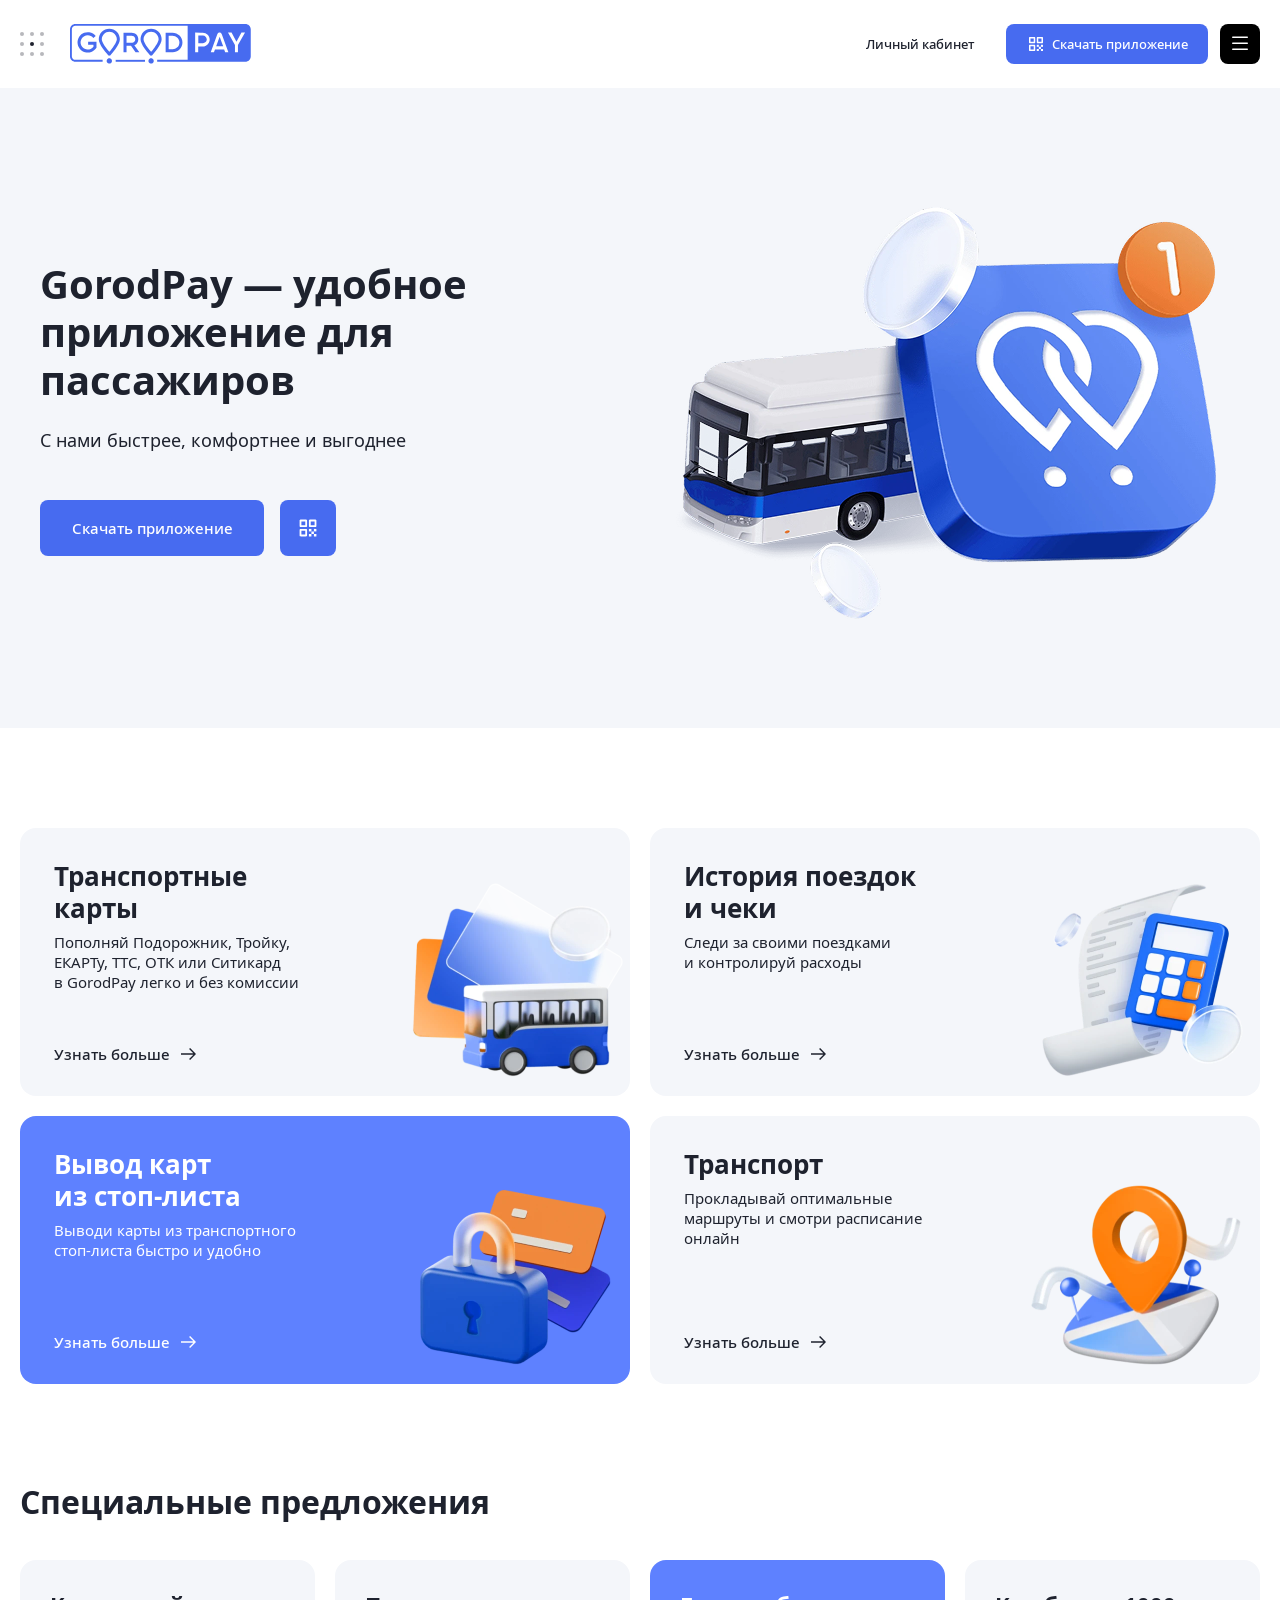
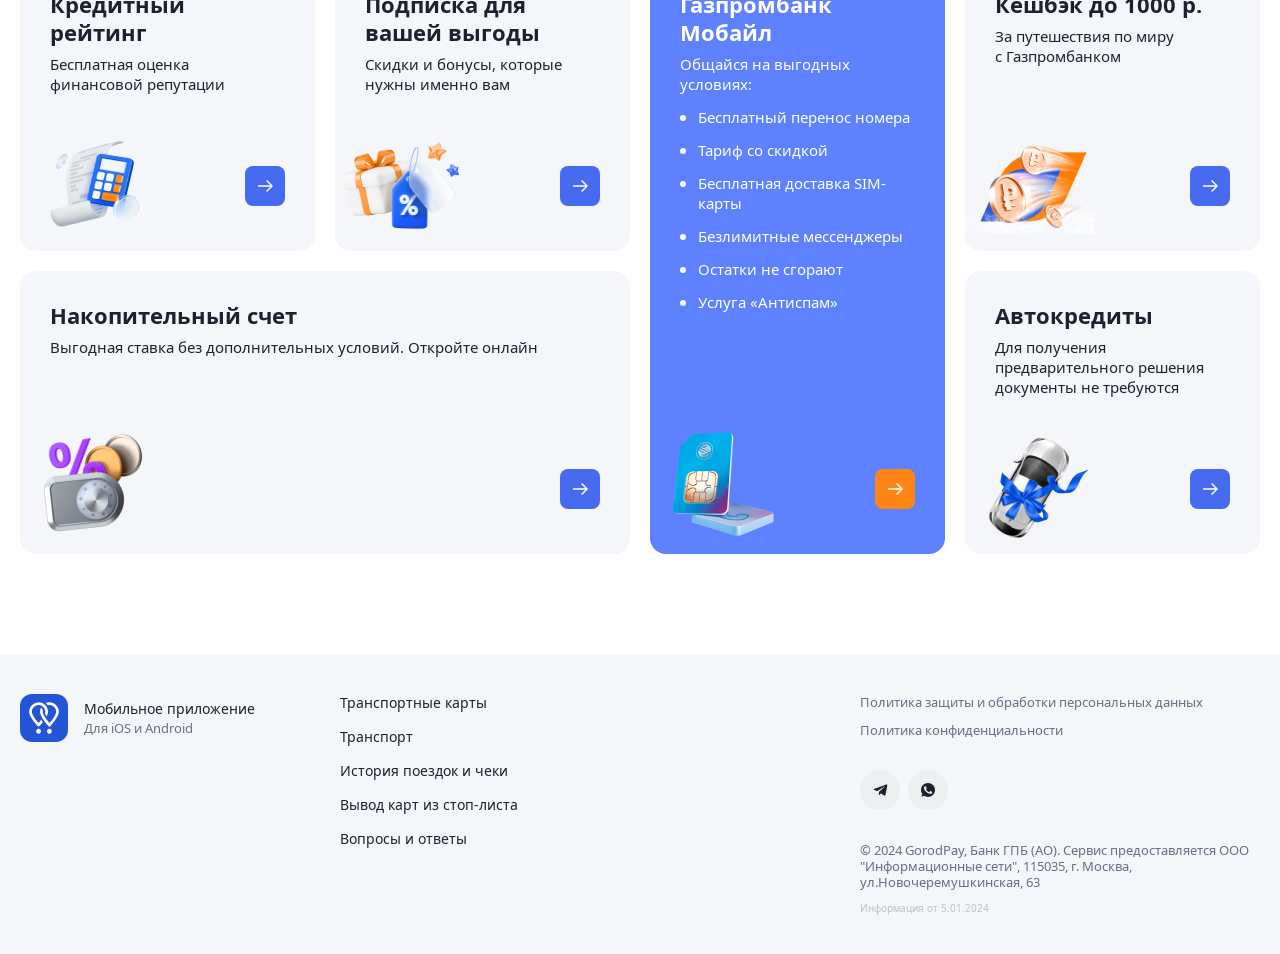
<file: GorodPay/gorod-pay.html>
<!DOCTYPE html>
<html lang="ru">
  <head>
    <meta charset="UTF-8" />
    <meta http-equiv="X-UA-Compatible" content="IE=edge" />
    <meta name="viewport" content="width=device-width, initial-scale=1.0" />
    <link rel="stylesheet" href="css/style.css" />
    <title>GorodPay – удобное приложение для пассажиров - Газпромбанк</title>
  </head>

  <body>
    <header class="header">
      <div class="container">
        <div class="header__wrapper">
          <div class="header__left">
            <button
              class="header__menu"
              type="button"
              aria-label="Открыть меню"
            >
              <svg
                class="header__menu-icon"
                width="24"
                height="24"
                viewBox="0 0 24 24"
                fill="none"
                xmlns="http://www.w3.org/2000/svg"
              >
                <circle cx="2" cy="2" r="2" fill="#B7B8BC" />
                <circle cx="2" cy="12" r="2" fill="#B7B8BC" />
                <circle cx="2" cy="22" r="2" fill="#B7B8BC" />
                <circle cx="12" cy="2" r="2" fill="#B7B8BC" />
                <circle cx="12" cy="12" r="2" fill="#1E222E" />
                <circle cx="12" cy="22" r="2" fill="#B7B8BC" />
                <circle cx="22" cy="2" r="2" fill="#B7B8BC" />
                <circle cx="22" cy="12" r="2" fill="#B7B8BC" />
                <circle cx="22" cy="22" r="2" fill="#B7B8BC" />
              </svg>
            </button>
            <a class="header__link" href="#" aria-label="Логотип Город Пэй">
              <svg
                class="header__logo"
                width="181"
                height="40"
                viewBox="0 0 181 40"
                fill="none"
                xmlns="http://www.w3.org/2000/svg"
              >
                <g clip-path="url(#clip0_1891_1000)">
                  <path
                    d="M128.305 19.2912L132.94 19.2455C133.952 19.2353 134.919 18.8249 135.63 18.1038C136.34 17.3827 136.736 16.4097 136.731 15.3975C136.726 14.3853 136.32 13.4162 135.603 12.7022C134.885 11.9882 133.914 11.5874 132.902 11.5873H128.305V19.2912Z"
                    fill="#476BF0"
                  />
                  <path
                    d="M146.174 22.3193H153.142L149.652 12.8748L146.174 22.3193Z"
                    fill="#476BF0"
                  />
                  <path
                    d="M17.735 11.226C18.8131 11.224 19.8777 11.4656 20.8493 11.9328C21.8209 12.4 22.6743 13.0808 23.3458 13.9242L25.7042 12.035C24.3583 10.3532 22.5149 9.1401 20.4378 8.56941C18.3606 7.99872 16.1562 8.09963 14.1399 8.85773C12.1236 9.61582 10.3988 10.9922 9.21214 12.79C8.02552 14.5879 7.43795 16.7149 7.53349 18.8669C7.62903 21.0189 8.40279 23.0855 9.74406 24.7711C11.0853 26.4567 12.9254 27.6748 15.0009 28.2512C17.0765 28.8277 19.2812 28.7328 21.2995 27.9803C23.3179 27.2278 25.0466 25.8561 26.2382 24.0616L26.4909 23.6818V17.74H18.1216V20.7624H23.4695V22.7447C22.7317 23.721 21.7568 24.4927 20.6372 24.9866C19.5176 25.4806 18.2903 25.6805 17.0719 25.5673C15.8534 25.4541 14.684 25.0316 13.6745 24.3399C12.665 23.6482 11.8489 22.7101 11.3035 21.6146C10.7581 20.5191 10.5016 19.3025 10.5581 18.0801C10.6146 16.8577 10.9824 15.6699 11.6265 14.6294C12.2707 13.589 13.1699 12.7302 14.2389 12.1346C15.3079 11.539 16.5113 11.2262 17.735 11.226Z"
                    fill="#476BF0"
                  />
                  <path
                    d="M112.445 18.5957C112.443 15.9542 111.392 13.4215 109.525 11.5533C107.658 9.68507 105.125 8.63398 102.484 8.63062H95.6404V28.1915H102.484C103.772 28.231 105.055 28.0125 106.257 27.5488C107.46 27.0852 108.557 26.3857 109.485 25.4916C110.414 24.5976 111.153 23.5269 111.662 22.3426C112.17 21.1583 112.436 19.8844 112.445 18.5957ZM102.484 25.169H98.6615V11.6527H102.484C104.324 11.6553 106.088 12.3877 107.389 13.6893C108.69 14.9909 109.422 16.7554 109.424 18.5957C109.415 19.4877 109.227 20.3689 108.871 21.1867C108.514 22.0045 107.997 22.7421 107.349 23.3555C106.701 23.969 105.937 24.4457 105.101 24.7573C104.265 25.0689 103.375 25.2089 102.484 25.169Z"
                    fill="#476BF0"
                  />
                  <path
                    d="M68.3165 15.2508C68.3149 13.496 67.6174 11.8134 66.3768 10.5722C65.1362 9.33105 63.4539 8.6327 61.6991 8.63037H53.5127V28.1611H56.5344V21.8425L60.9971 21.8669L65.5725 28.1611H69.3671L64.3367 21.3207C65.5194 20.807 66.5262 19.9587 67.2333 18.8803C67.9404 17.8019 68.3168 16.5404 68.3165 15.2508ZM64.2354 17.8013C63.8999 18.1363 63.5012 18.4014 63.0624 18.5811C62.6237 18.7608 62.1536 18.8516 61.6795 18.8482L56.5345 18.8197V11.6528H61.6991C62.4113 11.6532 63.1075 11.8649 63.6993 12.2611C64.2911 12.6574 64.752 13.2204 65.0236 13.8788C65.2952 14.5372 65.3652 15.2614 65.2249 15.9597C65.0846 16.658 64.7402 17.2989 64.2354 17.8013Z"
                    fill="#476BF0"
                  />
                  <path
                    d="M74.9905 35.8405H45.668V37.7662H74.9905V35.8405Z"
                    fill="#476BF0"
                  />
                  <path
                    d="M175.273 0.000664139H5.47836C4.0505 -0.0217287 2.67201 0.522932 1.64508 1.51525C0.618146 2.50757 0.0265585 3.86658 0 5.29437V32.4412C0.0265554 33.869 0.618142 35.228 1.64508 36.2203C2.67201 37.2126 4.0505 37.7573 5.47836 37.7349H32.6255V35.8722H5.47836C4.54435 35.895 3.63937 35.5467 2.96162 34.9037C2.28387 34.2606 1.8886 33.3751 1.86238 32.4412V5.29437C1.88861 4.36045 2.28388 3.47499 2.96163 2.83192C3.63937 2.18884 4.54435 1.84057 5.47836 1.86338H117.646V35.8722H87.1672V37.735H175.273C176.701 37.7573 178.08 37.2127 179.107 36.2203C180.134 35.228 180.725 33.869 180.752 32.4412V5.29437C180.725 3.86658 180.134 2.50757 179.107 1.51525C178.08 0.522933 176.701 -0.0217287 175.273 0.000664139ZM157.988 8.62169L161.526 8.60712L166.461 17.8153L171.47 8.60508L175.03 8.60712L167.951 21.0434V28.1465H164.954V21.039L157.988 8.62169ZM158.376 28.1466H155.162L154.149 25.4044H144.969L143.959 28.1466H140.724L147.412 10.0988C147.57 9.65988 147.861 9.28078 148.244 9.01366C148.626 8.74654 149.082 8.60451 149.549 8.60711H149.551C150.017 8.60415 150.473 8.74578 150.856 9.01253C151.239 9.27929 151.53 9.65807 151.688 10.0968L158.376 28.1466ZM139.674 15.5047C139.673 17.0948 139.119 18.635 138.105 19.8603C137.984 20.009 137.852 20.151 137.717 20.2906C137.703 20.3055 137.691 20.3217 137.676 20.3363C137.66 20.3529 137.646 20.3712 137.629 20.3875C136.992 21.027 136.235 21.534 135.4 21.8791C134.566 22.2243 133.672 22.4007 132.769 22.3982H132.755L131.053 22.3948L128.203 22.4226V28.1466H125.16V8.63221L125.161 8.62169L130.464 8.63219H132.801C134.623 8.63426 136.37 9.359 137.658 10.6474C138.947 11.9358 139.672 13.6827 139.674 15.5047Z"
                    fill="#476BF0"
                  />
                  <path
                    d="M79.959 31.1364C80.1014 31.2964 80.2761 31.4245 80.4715 31.5122C80.6669 31.5999 80.8787 31.6453 81.093 31.6453C81.3072 31.6453 81.519 31.5999 81.7144 31.5122C81.9098 31.4245 82.0845 31.2964 82.2269 31.1364L83.203 30.0387C84.636 28.4127 85.9855 26.7151 87.2466 24.9524C90.1636 20.859 91.6425 17.5811 91.6425 15.2099C91.6425 12.4121 90.531 9.72888 88.5527 7.75054C86.5743 5.77219 83.8911 4.66077 81.0933 4.66077C78.2955 4.66077 75.6123 5.77219 73.634 7.75054C71.6556 9.72888 70.5442 12.4121 70.5442 15.2099C70.5442 17.531 71.9624 20.7228 74.7588 24.6969C76.0723 26.5503 77.4823 28.3333 78.9829 30.0387L79.959 31.1364ZM73.5791 15.2099C73.5816 13.2186 74.3744 11.3098 75.7833 9.90267C77.1922 8.49554 79.1021 7.70517 81.0933 7.70517C83.0845 7.70517 84.9944 8.49554 86.4033 9.90267C87.8122 11.3098 88.605 13.2186 88.6075 15.2099C88.6075 16.1819 88.1098 18.5115 84.775 23.1913C83.2159 25.3796 81.6516 27.2053 81.0929 27.8429C79.7276 26.2778 78.4419 24.6449 77.2408 22.9504C74.0548 18.423 73.5791 16.1575 73.5791 15.2099Z"
                    fill="#476BF0"
                  />
                  <path
                    d="M81.0939 34.3003C80.5675 34.3003 80.053 34.4564 79.6153 34.7489C79.1777 35.0413 78.8366 35.457 78.6352 35.9433C78.4338 36.4296 78.3811 36.9647 78.4838 37.4809C78.5865 37.9972 78.8399 38.4714 79.2121 38.8436C79.5843 39.2158 80.0585 39.4693 80.5748 39.572C81.091 39.6747 81.6261 39.622 82.1124 39.4205C82.5987 39.2191 83.0144 38.878 83.3069 38.4404C83.5993 38.0028 83.7554 37.4882 83.7555 36.9619C83.7555 36.6123 83.6866 36.2662 83.5529 35.9433C83.4191 35.6204 83.2231 35.3269 82.9759 35.0798C82.7288 34.8326 82.4354 34.6366 82.1124 34.5028C81.7895 34.3691 81.4434 34.3002 81.0939 34.3003Z"
                    fill="#476BF0"
                  />
                  <path
                    d="M39.3154 4.66138C36.5187 4.6644 33.8373 5.77671 31.8597 7.75427C29.8821 9.73182 28.7697 12.4131 28.7666 15.2098C28.7666 17.5309 30.1845 20.7231 32.9812 24.6968C34.2947 26.5502 35.7046 28.3332 37.205 30.0387L38.1814 31.1363C38.3238 31.2964 38.4985 31.4245 38.6939 31.5122C38.8894 31.5999 39.1012 31.6452 39.3154 31.6452C39.5296 31.6452 39.7414 31.5999 39.9368 31.5122C40.1323 31.4245 40.3069 31.2964 40.4493 31.1363L41.4254 30.0387C42.8583 28.4126 44.2079 26.7149 45.469 24.9523C48.3857 20.859 49.8649 17.5811 49.8649 15.2098C49.8616 12.413 48.7491 9.73175 46.7714 7.75421C44.7936 5.77667 42.1122 4.66438 39.3154 4.66138ZM42.9975 23.1912C41.438 25.3795 39.8738 27.2056 39.3155 27.8429C37.95 26.2778 36.6643 24.6449 35.4633 22.9503C32.2769 18.4233 31.8016 16.1574 31.8016 15.2098C31.8016 13.2169 32.5933 11.3057 34.0025 9.89648C35.4116 8.4873 37.3229 7.69563 39.3158 7.69563C41.3087 7.69563 43.2199 8.4873 44.6291 9.89648C46.0383 11.3057 46.83 13.2169 46.83 15.2098C46.83 16.1822 46.332 18.5114 42.9975 23.1912Z"
                    fill="#476BF0"
                  />
                  <path
                    d="M39.3155 34.3003C38.7891 34.3003 38.2746 34.4564 37.837 34.7489C37.3993 35.0414 37.0582 35.457 36.8568 35.9433C36.6554 36.4296 36.6027 36.9647 36.7055 37.481C36.8082 37.9972 37.0616 38.4714 37.4338 38.8436C37.8061 39.2158 38.2803 39.4693 38.7965 39.572C39.3128 39.6747 39.8479 39.622 40.3342 39.4205C40.8205 39.2191 41.2361 38.878 41.5286 38.4403C41.821 38.0027 41.9771 37.4882 41.9771 36.9618C41.9771 36.6123 41.9083 36.2662 41.7745 35.9432C41.6408 35.6203 41.4447 35.3269 41.1976 35.0798C40.9504 34.8326 40.657 34.6366 40.3341 34.5028C40.0111 34.3691 39.665 34.3002 39.3155 34.3003Z"
                    fill="#476BF0"
                  />
                </g>
                <defs>
                  <clipPath id="clip0_1891_1000">
                    <rect width="181" height="40" fill="white" />
                  </clipPath>
                </defs>
              </svg>
            </a>
          </div>
          <div class="header__right">
            <a class="header__signin" href="#">Личный кабинет</a>
            <a class="btn header__download" href="#">
              <svg
                class="header__download-icon"
                width="20"
                height="20"
                viewBox="0 0 20 20"
                fill="none"
                xmlns="http://www.w3.org/2000/svg"
              >
                <path
                  fill-rule="evenodd"
                  clip-rule="evenodd"
                  d="M3.082 3.41C3 3.57 3 3.78 3 4.2V8.028C3 8.448 3 8.658 3.082 8.818C3.15393 8.95925 3.26875 9.07407 3.41 9.146C3.57 9.228 3.78 9.228 4.2 9.228H8.028C8.448 9.228 8.658 9.228 8.818 9.146C8.95925 9.07407 9.07407 8.95925 9.146 8.818C9.228 8.658 9.228 8.448 9.228 8.028V4.2C9.228 3.78 9.228 3.57 9.146 3.41C9.07407 3.26875 8.95925 3.15393 8.818 3.082C8.658 3 8.448 3 8.028 3H4.2C3.78 3 3.57 3 3.41 3.082C3.26875 3.15393 3.15393 3.26875 3.082 3.41ZM4.5 4.5H7.728V7.728H4.5V4.5Z"
                  fill="white"
                />
                <path
                  fill-rule="evenodd"
                  clip-rule="evenodd"
                  d="M3.082 11.182C3 11.342 3 11.552 3 11.972V15.8C3 16.22 3 16.43 3.082 16.59C3.15393 16.7312 3.26875 16.846 3.41 16.918C3.57 17 3.78 17 4.2 17H8.028C8.448 17 8.658 17 8.818 16.918C8.95925 16.846 9.07407 16.7312 9.146 16.59C9.228 16.43 9.228 16.22 9.228 15.8V11.972C9.228 11.552 9.228 11.342 9.146 11.182C9.07407 11.0407 8.95925 10.9259 8.818 10.854C8.658 10.772 8.448 10.772 8.028 10.772H4.2C3.78 10.772 3.57 10.772 3.41 10.854C3.26875 10.9259 3.15393 11.0407 3.082 11.182ZM4.5 12.272H7.728V15.5H4.5V12.272Z"
                  fill="white"
                />
                <path
                  fill-rule="evenodd"
                  clip-rule="evenodd"
                  d="M10.772 4.2C10.772 3.78 10.772 3.57 10.854 3.41C10.9259 3.26875 11.0407 3.15393 11.182 3.082C11.342 3 11.552 3 11.972 3H15.8C16.22 3 16.43 3 16.59 3.082C16.7312 3.15393 16.846 3.26875 16.918 3.41C17 3.57 17 3.78 17 4.2V8.028C17 8.448 17 8.658 16.918 8.818C16.846 8.95925 16.7312 9.07407 16.59 9.146C16.43 9.228 16.22 9.228 15.8 9.228H11.972C11.552 9.228 11.342 9.228 11.182 9.146C11.0407 9.07407 10.9259 8.95925 10.854 8.818C10.772 8.658 10.772 8.448 10.772 8.028V4.2ZM12.272 7.728V4.5H15.5V7.728H12.272Z"
                  fill="white"
                />
                <path
                  d="M10.77 10.77H12.847V12.847H10.77V10.77Z"
                  fill="white"
                />
                <path
                  d="M14.923 12.847H12.847V14.923H10.77V17H12.847V14.923H14.923V17H17V14.923H14.923V12.847Z"
                  fill="white"
                />
                <path d="M14.923 12.847V10.77H17V12.847H14.923Z" fill="white" />
              </svg>
              <span class="header__text">Скачать приложение</span>
            </a>
            <button
              class="header__burger"
              type="button"
              aria-label="Открыть выпадающее меню"
            >
              <svg
                class="header__burger-icon"
                width="20"
                height="20"
                viewBox="0 0 20 20"
                fill="none"
                xmlns="http://www.w3.org/2000/svg"
              >
                <line
                  x1="2.75"
                  y1="9.25"
                  x2="17.25"
                  y2="9.25"
                  stroke="white"
                  stroke-width="1.5"
                  stroke-linecap="round"
                />
                <line
                  x1="2.75"
                  y1="15.25"
                  x2="17.25"
                  y2="15.25"
                  stroke="white"
                  stroke-width="1.5"
                  stroke-linecap="round"
                />
                <line
                  x1="2.75"
                  y1="3.25"
                  x2="17.25"
                  y2="3.25"
                  stroke="white"
                  stroke-width="1.5"
                  stroke-linecap="round"
                />
              </svg>
            </button>
          </div>
        </div>
      </div>
    </header>
    <main>
      <!-- Hero блок -->
      <section class="hero">
        <div class="container">
          <div class="hero__wrapper">
            <div class="hero__content">
              <h1 class="hero__title">
                GorodPay&nbsp;&mdash; удобное приложение для пассажиров
              </h1>
              <h2 class="visually-hidden">Баннер страницы</h2>
              <p class="hero__text">
                С&nbsp;нами быстрее, комфортнее и&nbsp;выгоднее
              </p>
              <div class="hero__btns">
                <button class="btn hero__btn" type="button">
                  Скачать приложение
                </button>
                <a class="btn hero__btn-qr" href="#" aria-label="Открыть qr">
                  <svg
                    class="hero__qr"
                    width="24"
                    height="24"
                    viewBox="0 0 24 24"
                    fill="none"
                    xmlns="http://www.w3.org/2000/svg"
                  >
                    <path
                      fill-rule="evenodd"
                      clip-rule="evenodd"
                      d="M3.69841 4.09198C3.60001 4.28398 3.60001 4.53598 3.60001 5.03998V9.63357C3.60001 10.1376 3.60001 10.3896 3.69841 10.5816C3.78472 10.7511 3.92251 10.8889 4.09201 10.9752C4.28401 11.0736 4.53601 11.0736 5.04001 11.0736H9.63361C10.1376 11.0736 10.3896 11.0736 10.5816 10.9752C10.7511 10.8889 10.8889 10.7511 10.9752 10.5816C11.0736 10.3896 11.0736 10.1376 11.0736 9.63357V5.03998C11.0736 4.53598 11.0736 4.28398 10.9752 4.09198C10.8889 3.92248 10.7511 3.78469 10.5816 3.69838C10.3896 3.59998 10.1376 3.59998 9.63361 3.59998H5.04001C4.53601 3.59998 4.28401 3.59998 4.09201 3.69838C3.92251 3.78469 3.78472 3.92248 3.69841 4.09198ZM5.40001 5.39998H9.27361V9.27358H5.40001V5.39998Z"
                      fill="white"
                    />
                    <path
                      fill-rule="evenodd"
                      clip-rule="evenodd"
                      d="M3.69841 13.4184C3.60001 13.6104 3.60001 13.8624 3.60001 14.3664V18.96C3.60001 19.464 3.60001 19.716 3.69841 19.908C3.78472 20.0775 3.92251 20.2153 4.09201 20.3016C4.28401 20.4 4.53601 20.4 5.04001 20.4H9.63361C10.1376 20.4 10.3896 20.4 10.5816 20.3016C10.7511 20.2153 10.8889 20.0775 10.9752 19.908C11.0736 19.716 11.0736 19.464 11.0736 18.96V14.3664C11.0736 13.8624 11.0736 13.6104 10.9752 13.4184C10.8889 13.2489 10.7511 13.1111 10.5816 13.0248C10.3896 12.9264 10.1376 12.9264 9.63361 12.9264H5.04001C4.53601 12.9264 4.28401 12.9264 4.09201 13.0248C3.92251 13.1111 3.78472 13.2489 3.69841 13.4184ZM5.40001 14.7264H9.27361V18.6H5.40001V14.7264Z"
                      fill="white"
                    />
                    <path
                      fill-rule="evenodd"
                      clip-rule="evenodd"
                      d="M12.9264 5.03998C12.9264 4.53598 12.9264 4.28398 13.0248 4.09198C13.1111 3.92248 13.2489 3.78469 13.4184 3.69838C13.6104 3.59998 13.8624 3.59998 14.3664 3.59998H18.96C19.464 3.59998 19.716 3.59998 19.908 3.69838C20.0775 3.78469 20.2153 3.92248 20.3016 4.09198C20.4 4.28398 20.4 4.53598 20.4 5.03998V9.63357C20.4 10.1376 20.4 10.3896 20.3016 10.5816C20.2153 10.7511 20.0775 10.8889 19.908 10.9752C19.716 11.0736 19.464 11.0736 18.96 11.0736H14.3664C13.8624 11.0736 13.6104 11.0736 13.4184 10.9752C13.2489 10.8889 13.1111 10.7511 13.0248 10.5816C12.9264 10.3896 12.9264 10.1376 12.9264 9.63357V5.03998ZM14.7264 9.27358V5.39998H18.6V9.27358H14.7264Z"
                      fill="white"
                    />
                    <path
                      d="M12.924 12.924H15.4164V15.4164H12.924V12.924Z"
                      fill="white"
                    />
                    <path
                      d="M17.9076 15.4164H15.4164V17.9076H12.924V20.4H15.4164V17.9076H17.9076V20.4H20.4V17.9076H17.9076V15.4164Z"
                      fill="white"
                    />
                    <path
                      d="M17.9076 15.4164V12.924H20.4V15.4164H17.9076Z"
                      fill="white"
                    />
                  </svg>
                </a>
              </div>
            </div>
            <img
              class="hero__img"
              src="./img/image-gorodpay.png"
              width="564"
              height="500"
              alt="Общественный транспорт"
            />
          </div>
        </div>
      </section>

      <section class="advantages">
        <div class="container">
          <div class="advantages__wrapper">
            <ul class="advantages__list">
              <li class="advantages__item">
                <div class="advantage-card">
                  <div class="advantage-card__content">
                    <h3 class="advantage-card__heading">Транспортные карты</h3>
                    <p class="advantage-card__text">
                      Пополняй Подорожник, Тройку, ЕКАРТу, ТТС, ОТК или Ситикард
                      в&nbsp;GorodPay легко и&nbsp;без комиссии
                    </p>
                    <a class="advantage-card__link" href="#">
                      <span class="advantage-card__descr">Узнать больше</span>
                      <svg
                        class="advantage-card__icon"
                        width="20"
                        height="20"
                        viewBox="0 0 20 20"
                        fill="none"
                        xmlns="http://www.w3.org/2000/svg"
                      >
                        <path
                          fill-rule="evenodd"
                          clip-rule="evenodd"
                          d="M15.3446 9.30907L11.0706 4.94511L12.1238 4L18.0001 10L12.1238 16L11.0706 15.0549L15.3446 10.6909H3V9.30907L15.3446 9.30907Z"
                          fill="#1E222E"
                        />
                      </svg>
                    </a>
                  </div>
                  <img
                    class="advantage-card__image"
                    src="./img/image-card.png"
                    width="280"
                    height="268"
                    alt="Иллюстрация статьи"
                  />
                </div>
              </li>
              <li class="advantages__item">
                <div class="advantage-card">
                  <div class="advantage-card__content">
                    <h3 class="advantage-card__heading">
                      История поездок и&nbsp;чеки
                    </h3>
                    <p class="advantage-card__text">
                      Следи за&nbsp;своими поездками и&nbsp;контролируй расходы
                    </p>
                    <a class="advantage-card__link" href="#">
                      <span class="advantage-card__descr">Узнать больше</span>
                      <svg
                        class="advantage-card__icon"
                        width="20"
                        height="20"
                        viewBox="0 0 20 20"
                        fill="none"
                        xmlns="http://www.w3.org/2000/svg"
                      >
                        <path
                          fill-rule="evenodd"
                          clip-rule="evenodd"
                          d="M15.3446 9.30907L11.0706 4.94511L12.1238 4L18.0001 10L12.1238 16L11.0706 15.0549L15.3446 10.6909H3V9.30907L15.3446 9.30907Z"
                          fill="#1E222E"
                        />
                      </svg>
                    </a>
                  </div>
                  <img
                    class="advantage-card__image"
                    src="./img/image-history.png"
                    width="280"
                    height="268"
                    alt="Иллюстрация статьи"
                  />
                </div>
              </li>
              <li class="advantages__item">
                <div class="advantage-card advantage-card--contrast">
                  <div class="advantage-card__content">
                    <h3 class="advantage-card__heading">
                      Вывод карт из&nbsp;стоп-листа
                    </h3>
                    <p class="advantage-card__text">
                      Выводи карты из&nbsp;транспортного стоп-листа быстро
                      и&nbsp;удобно
                    </p>
                    <a class="advantage-card__link" href="#">
                      <span class="advantage-card__descr">Узнать больше</span>
                      <svg
                        class="advantage-card__icon"
                        width="20"
                        height="20"
                        viewBox="0 0 20 20"
                        fill="none"
                        xmlns="http://www.w3.org/2000/svg"
                      >
                        <path
                          fill-rule="evenodd"
                          clip-rule="evenodd"
                          d="M15.3446 9.30907L11.0706 4.94511L12.1238 4L18.0001 10L12.1238 16L11.0706 15.0549L15.3446 10.6909H3V9.30907L15.3446 9.30907Z"
                          fill="white"
                        />
                      </svg>
                    </a>
                  </div>
                  <img
                    class="advantage-card__image"
                    src="./img/image-stoplist.png"
                    width="280"
                    height="268"
                    alt="Иллюстрация статьи"
                  />
                </div>
              </li>
              <li class="advantages__item">
                <div class="advantage-card">
                  <div class="advantage-card__content">
                    <h3 class="advantage-card__heading">Транспорт</h3>
                    <p class="advantage-card__text">
                      Прокладывай оптимальные маршруты и смотри расписание
                      онлайн
                    </p>
                    <a class="advantage-card__link" href="#">
                      <span class="advantage-card__descr">Узнать больше</span>
                      <svg
                        class="advantage-card__icon"
                        width="20"
                        height="20"
                        viewBox="0 0 20 20"
                        fill="none"
                        xmlns="http://www.w3.org/2000/svg"
                      >
                        <path
                          fill-rule="evenodd"
                          clip-rule="evenodd"
                          d="M15.3446 9.30907L11.0706 4.94511L12.1238 4L18.0001 10L12.1238 16L11.0706 15.0549L15.3446 10.6909H3V9.30907L15.3446 9.30907Z"
                          fill="#1E222E"
                        />
                      </svg>
                    </a>
                  </div>
                  <img
                    class="advantage-card__image"
                    src="./img/image-transport.png"
                    width="280"
                    height="268"
                    alt="Иллюстрация статьи"
                  />
                </div>
              </li>
            </ul>
          </div>
        </div>
      </section>

      <!-- Специальные предложения -->
      <section class="offers">
        <div class="container">
          <h2 class="offers__title">Специальные предложения</h2>
          <ul class="offers__list">
            <li class="offers__item">
              <div class="special-card">
                <div class="special-card__descr">
                  <h3 class="special-card__heading">Кредитный рейтинг</h3>
                  <p class="special-card__text">
                    Бесплатная оценка финансовой репутации
                  </p>
                </div>
                <div class="special-card__interactive">
                  <img
                    class="special-card__image"
                    src="./img/special-rate.png"
                    width="130"
                    height="130"
                    alt="Иллюстрация карточки"
                  />
                  <a
                    class="btn special-card__btn"
                    href="#"
                    aria-label="Перейти к услуге"
                  >
                    <svg
                      width="20"
                      height="20"
                      viewBox="0 0 20 20"
                      fill="none"
                      xmlns="http://www.w3.org/2000/svg"
                    >
                      <path
                        fill-rule="evenodd"
                        clip-rule="evenodd"
                        d="M15.3446 9.30907L11.0706 4.94511L12.1238 4L18.0001 10L12.1238 16L11.0706 15.0549L15.3446 10.6909H3V9.30907L15.3446 9.30907Z"
                        fill="white"
                      />
                    </svg>
                  </a>
                </div>
              </div>
            </li>
            <li class="offers__item">
              <div class="special-card">
                <div class="special-card__descr">
                  <h3 class="special-card__heading">
                    Подписка для вашей выгоды
                  </h3>
                  <p class="special-card__text">
                    Скидки и&nbsp;бонусы, которые нужны именно вам
                  </p>
                </div>
                <div class="special-card__interactive">
                  <img
                    class="special-card__image"
                    src="./img/special-subscribtion.png"
                    width="130"
                    height="130"
                    alt="Иллюстрация карточки"
                  />
                  <a
                    class="btn special-card__btn"
                    href="#"
                    aria-label="Перейти к услуге"
                  >
                    <svg
                      width="20"
                      height="20"
                      viewBox="0 0 20 20"
                      fill="none"
                      xmlns="http://www.w3.org/2000/svg"
                    >
                      <path
                        fill-rule="evenodd"
                        clip-rule="evenodd"
                        d="M15.3446 9.30907L11.0706 4.94511L12.1238 4L18.0001 10L12.1238 16L11.0706 15.0549L15.3446 10.6909H3V9.30907L15.3446 9.30907Z"
                        fill="white"
                      />
                    </svg>
                  </a>
                </div>
              </div>
            </li>
            <li class="offers__item offers__item--row-size-xl">
              <div class="special-card special-card--mod">
                <div class="special-card__descr">
                  <h3 class="special-card__heading">Газпромбанк Мобайл</h3>
                  <p class="special-card__text">
                    Общайся на&nbsp;выгодных условиях:
                  </p>
                  <ul class="special-card__list">
                    <li class="special-card__item">
                      <p class="special-card__text">
                        Бесплатный перенос номера
                      </p>
                    </li>
                    <li class="special-card__item">
                      <p class="special-card__text">Тариф со&nbsp;скидкой</p>
                    </li>
                    <li class="special-card__item">
                      <p class="special-card__text">
                        Бесплатная доставка SIM-карты
                      </p>
                    </li>
                    <li class="special-card__item">
                      <p class="special-card__text">Безлимитные мессенджеры</p>
                    </li>
                    <li class="special-card__item">
                      <p class="special-card__text">Остатки не&nbsp;сгорают</p>
                    </li>
                    <li class="special-card__item">
                      <p class="special-card__text">
                        Услуга &laquo;Антиспам&raquo;
                      </p>
                    </li>
                  </ul>
                </div>
                <div class="special-card__interactive">
                  <img
                    class="special-card__image"
                    src="./img/special-mobile.png"
                    width="130"
                    height="130"
                    alt="Иллюстрация карточки"
                  />
                  <a
                    class="btn special-card__btn"
                    href="#"
                    aria-label="Перейти к услуге"
                  >
                    <svg
                      width="20"
                      height="20"
                      viewBox="0 0 20 20"
                      fill="none"
                      xmlns="http://www.w3.org/2000/svg"
                    >
                      <path
                        fill-rule="evenodd"
                        clip-rule="evenodd"
                        d="M15.3446 9.30907L11.0706 4.94511L12.1238 4L18.0001 10L12.1238 16L11.0706 15.0549L15.3446 10.6909H3V9.30907L15.3446 9.30907Z"
                        fill="white"
                      />
                    </svg>
                  </a>
                </div>
              </div>
            </li>
            <li class="offers__item">
              <div class="special-card">
                <div class="special-card__descr">
                  <h3 class="special-card__heading">
                    Кешбэк до&nbsp;1000&nbsp;р.
                  </h3>
                  <p class="special-card__text">
                    За&nbsp;путешествия по&nbsp;миру с&nbsp;Газпромбанком
                  </p>
                </div>
                <div class="special-card__interactive">
                  <img
                    class="special-card__image"
                    src="./img/special-cashback.png"
                    width="130"
                    height="130"
                    alt="Иллюстрация карточки"
                  />
                  <a
                    class="btn special-card__btn"
                    href="#"
                    aria-label="Перейти к услуге"
                  >
                    <svg
                      width="20"
                      height="20"
                      viewBox="0 0 20 20"
                      fill="none"
                      xmlns="http://www.w3.org/2000/svg"
                    >
                      <path
                        fill-rule="evenodd"
                        clip-rule="evenodd"
                        d="M15.3446 9.30907L11.0706 4.94511L12.1238 4L18.0001 10L12.1238 16L11.0706 15.0549L15.3446 10.6909H3V9.30907L15.3446 9.30907Z"
                        fill="white"
                      />
                    </svg>
                  </a>
                </div>
              </div>
            </li>
            <li class="offers__item offers__item--column-size-xl">
              <div class="special-card">
                <div class="special-card__descr">
                  <h3 class="special-card__heading">Накопительный счет</h3>
                  <p class="special-card__text">
                    Выгодная ставка без дополнительных условий. Откройте онлайн
                  </p>
                </div>
                <div class="special-card__interactive">
                  <img
                    class="special-card__image"
                    src="./img/special-account.png"
                    width="130"
                    height="130"
                    alt="Иллюстрация карточки"
                  />
                  <a
                    class="btn special-card__btn"
                    href="#"
                    aria-label="Перейти к услуге"
                  >
                    <svg
                      width="20"
                      height="20"
                      viewBox="0 0 20 20"
                      fill="none"
                      xmlns="http://www.w3.org/2000/svg"
                    >
                      <path
                        fill-rule="evenodd"
                        clip-rule="evenodd"
                        d="M15.3446 9.30907L11.0706 4.94511L12.1238 4L18.0001 10L12.1238 16L11.0706 15.0549L15.3446 10.6909H3V9.30907L15.3446 9.30907Z"
                        fill="white"
                      />
                    </svg>
                  </a>
                </div>
              </div>
            </li>
            <li class="offers__item">
              <div class="special-card">
                <div class="special-card__descr">
                  <h3 class="special-card__heading">Автокредиты</h3>
                  <p class="special-card__text">
                    Для получения предварительного решения документы
                    не&nbsp;требуются
                  </p>
                </div>
                <div class="special-card__interactive">
                  <img
                    class="special-card__image"
                    src="./img/special-auto.png"
                    width="130"
                    height="130"
                    alt="Иллюстрация карточки"
                  />
                  <a
                    class="btn special-card__btn"
                    href="#"
                    aria-label="Перейти к услуге"
                  >
                    <svg
                      width="20"
                      height="20"
                      viewBox="0 0 20 20"
                      fill="none"
                      xmlns="http://www.w3.org/2000/svg"
                    >
                      <path
                        fill-rule="evenodd"
                        clip-rule="evenodd"
                        d="M15.3446 9.30907L11.0706 4.94511L12.1238 4L18.0001 10L12.1238 16L11.0706 15.0549L15.3446 10.6909H3V9.30907L15.3446 9.30907Z"
                        fill="white"
                      />
                    </svg>
                  </a>
                </div>
              </div>
            </li>
          </ul>
        </div>
      </section>
    </main>
    <footer class="footer">
      <div class="container">
        <div class="footer__wrapper">
          <div class="footer__left">
            <a class="footer__logo" href="#">
              <svg
                class="footer__image"
                width="48"
                height="48"
                viewBox="0 0 48 48"
                fill="none"
                xmlns="http://www.w3.org/2000/svg"
              >
                <g clip-path="url(#clip0_1891_989)">
                  <mask
                    id="mask0_1891_989"
                    style="mask-type: luminance"
                    maskUnits="userSpaceOnUse"
                    x="0"
                    y="0"
                    width="48"
                    height="48"
                  >
                    <path
                      d="M36 0H12C5.37258 0 0 5.37258 0 12V36C0 42.6274 5.37258 48 12 48H36C42.6274 48 48 42.6274 48 36V12C48 5.37258 42.6274 0 36 0Z"
                      fill="white"
                    />
                  </mask>
                  <g mask="url(#mask0_1891_989)">
                    <path
                      d="M36 0H12C5.37258 0 0 5.37258 0 12V36C0 42.6274 5.37258 48 12 48H36C42.6274 48 48 42.6274 48 36V12C48 5.37258 42.6274 0 36 0Z"
                      fill="#2355D7"
                    />
                    <path d="M48 0H0V48H48V0Z" fill="#2355D7" />
                    <path
                      d="M29.4376 8.37111C28.1762 8.36911 26.9275 8.62176 25.7661 9.11391C26.5281 9.7483 27.2038 10.4795 27.7762 11.2891C28.7677 11.0364 29.8038 11.0136 30.8054 11.2224C31.8071 11.4311 32.7478 11.866 33.5558 12.4937C34.3638 13.1214 35.0177 13.9254 35.4677 14.8443C35.9176 15.7632 36.1517 16.7728 36.1521 17.7959C36.1521 18.6639 35.7074 20.7458 32.7256 24.9284C31.3332 26.8826 29.9354 28.5147 29.4376 29.0844C29.0116 28.5998 27.9466 27.3592 26.7752 25.7964C26.5782 25.5355 26.3811 25.2692 26.1841 24.9977L25.9871 24.7314C25.8513 24.5397 25.7209 24.356 25.6037 24.1723C25.0199 23.3264 24.4814 22.4501 23.9903 21.5472C23.788 21.1718 23.6176 20.8257 23.4578 20.5089C23.2773 20.1143 23.1191 19.7099 22.9839 19.2975C22.8134 18.8209 22.7182 18.3205 22.7017 17.8146C22.701 17.1617 22.796 16.5122 22.9839 15.887C22.5702 14.9397 21.8664 14.1482 20.9739 13.6266C20.3254 14.9274 19.9882 16.3611 19.9888 17.8146C19.9888 19.0526 20.444 20.5701 21.3386 22.3406C21.493 22.6468 21.6607 22.9609 21.8391 23.2804C22.0175 23.5999 22.1799 23.8688 22.3716 24.1723C22.7843 24.8486 23.2449 25.5541 23.764 26.3022C23.8359 26.4061 23.9105 26.5099 23.985 26.6111C24.1794 26.8773 24.371 27.1435 24.5627 27.4098C24.7544 27.676 24.9594 27.9422 25.1511 28.1845C26.3172 29.6941 27.297 30.8096 27.5473 31.0812L28.4205 32.0609C28.5477 32.204 28.7037 32.3186 28.8783 32.397C29.0529 32.4754 29.2421 32.516 29.4336 32.516C29.625 32.516 29.8142 32.4754 29.9888 32.397C30.1634 32.3186 30.3195 32.204 30.4466 32.0609L31.3199 31.0812C32.6 29.6282 33.8058 28.1114 34.9327 26.5365C37.5365 22.8438 38.8677 19.9152 38.8677 17.7959C38.8649 15.2972 37.871 12.9016 36.1041 11.1347C34.3372 9.3678 31.9416 8.37392 29.4429 8.37111"
                      fill="white"
                    />
                    <path
                      d="M29.438 34.8672C28.967 34.8667 28.5065 35.0059 28.1147 35.2672C27.7228 35.5285 27.4173 35.9002 27.2369 36.3353C27.0564 36.7703 27.009 37.2491 27.1008 37.7111C27.1925 38.173 27.4193 38.5974 27.7523 38.9304C28.0853 39.2634 28.5097 39.4902 28.9716 39.5819C29.4336 39.6737 29.9124 39.6263 30.3474 39.4458C30.7824 39.2654 31.1542 38.9599 31.4155 38.568C31.6768 38.1762 31.816 37.7157 31.8155 37.2447C31.8155 36.6141 31.565 36.0094 31.1192 35.5635C30.6733 35.1177 30.0686 34.8672 29.438 34.8672Z"
                      fill="white"
                    />
                    <path
                      d="M21.211 25.7987C20.0476 27.3561 18.98 28.6021 18.5487 29.084C17.3316 27.6857 16.1862 26.2266 15.1169 24.7124C12.2681 20.6683 11.8448 18.6422 11.8448 17.7902C11.8439 16.7659 12.0776 15.7549 12.528 14.8349C12.9785 13.9149 13.6337 13.1104 14.4434 12.4829C15.253 11.8555 16.1957 11.4218 17.199 11.2153C18.2023 11.0087 19.2396 11.0348 20.2313 11.2914C20.5466 11.3706 20.8555 11.4739 21.1551 11.6002C21.4481 11.7227 21.7319 11.8659 22.0044 12.0288C23.0848 12.6775 23.9612 13.6166 24.5337 14.7391C25.0201 15.6844 25.273 16.7325 25.2712 17.7955C25.2535 18.3012 25.1592 18.8011 24.9916 19.2785C25.445 20.3418 25.9949 21.3613 26.6343 22.3243C27.5289 20.5511 27.9841 19.0336 27.9841 17.7982C27.9847 16.3448 27.6475 14.9111 26.9991 13.6103C26.8606 13.3441 26.7062 13.0592 26.5411 12.7956C26.377 12.5318 26.1993 12.2768 26.0086 12.0315C25.4361 11.2952 24.7589 10.6467 23.9986 10.1066C23.4434 9.71752 22.8502 9.38569 22.2281 9.1162C20.7952 8.51085 19.2347 8.26948 17.6859 8.4136C16.137 8.55771 14.6479 9.08284 13.3513 9.94217C12.0547 10.8015 10.9908 11.9683 10.2546 13.3386C9.51837 14.7089 9.13266 16.24 9.13184 17.7955C9.13184 19.8695 10.3991 22.7209 12.8991 26.2726C14.0719 27.9289 15.3312 29.5223 16.6717 31.0462L17.5449 32.026C17.6721 32.169 17.8281 32.2836 18.0027 32.362C18.1773 32.4404 18.3666 32.481 18.558 32.481C18.7494 32.481 18.9386 32.4404 19.1133 32.362C19.2879 32.2836 19.4439 32.169 19.571 32.026L20.4443 31.0462C20.7718 30.6788 21.7142 29.5979 22.8404 28.1495C22.6487 27.8833 22.4544 27.6171 22.26 27.3508C21.8873 26.8183 21.5403 26.3027 21.219 25.804"
                      fill="white"
                    />
                    <path
                      d="M18.5591 34.8672C18.0881 34.8667 17.6276 35.0059 17.2357 35.2672C16.8439 35.5285 16.5384 35.9002 16.358 36.3353C16.1775 36.7703 16.1301 37.2491 16.2219 37.7111C16.3136 38.173 16.5404 38.5974 16.8734 38.9304C17.2064 39.2634 17.6308 39.4902 18.0927 39.5819C18.5547 39.6737 19.0335 39.6263 19.4685 39.4458C19.9035 39.2654 20.2752 38.9599 20.5366 38.568C20.7979 38.1762 20.9371 37.7157 20.9366 37.2447C20.9366 36.9325 20.8751 36.6233 20.7556 36.3349C20.6361 36.0464 20.461 35.7843 20.2402 35.5635C20.0195 35.3428 19.7574 35.1676 19.4689 35.0482C19.1805 34.9287 18.8713 34.8672 18.5591 34.8672Z"
                      fill="white"
                    />
                  </g>
                </g>
                <defs>
                  <clipPath id="clip0_1891_989">
                    <rect width="48" height="48" fill="white" />
                  </clipPath>
                </defs>
              </svg>
              <span class="footer__text">
                <span class="footer__mobile">Мобильное приложение</span>
                <span class="footer__platforms">Для iOS и&nbsp;Android</span>
              </span>
            </a>
            <ul class="footer__list">
              <li class="footer__item">
                <a class="footer__link" href="#">Транспортные карты</a>
              </li>
              <li class="footer__item">
                <a class="footer__link" href="#">Транспорт</a>
              </li>
              <li class="footer__item">
                <a class="footer__link" href="#">История поездок и&nbsp;чеки</a>
              </li>
              <li class="footer__item">
                <a class="footer__link" href="#"
                  >Вывод карт из&nbsp;стоп-листа</a
                >
              </li>
              <li class="footer__item">
                <a class="footer__link" href="#">Вопросы и&nbsp;ответы</a>
              </li>
            </ul>
          </div>
          <div class="footer__right">
            <a class="footer__personal" href="#"
              >Политика защиты и&nbsp;обработки персональных данных</a
            >
            <a class="footer__policy" href="#">Политика конфиденциальности</a>
            <ul class="footer__socials socials">
              <li class="socials__item">
                <a
                  class="socials__link"
                  href="#"
                  aria-label="Перейти на страницу телеграм"
                >
                  <svg
                    class="socials__icon"
                    width="15"
                    height="12"
                    viewBox="0 0 15 12"
                    fill="none"
                    xmlns="http://www.w3.org/2000/svg"
                  >
                    <mask
                      id="mask0_1898_434"
                      style="mask-type: luminance"
                      maskUnits="userSpaceOnUse"
                      x="0"
                      y="0"
                      width="15"
                      height="12"
                    >
                      <path
                        fill-rule="evenodd"
                        clip-rule="evenodd"
                        d="M0.5 0.166626H14.5V11.8333H0.5V0.166626Z"
                        fill="white"
                      />
                    </mask>
                    <g mask="url(#mask0_1898_434)">
                      <path
                        fill-rule="evenodd"
                        clip-rule="evenodd"
                        d="M14.5 1.10399C14.4265 1.43021 14.3499 1.75577 14.2799 2.08276C13.8275 4.19729 13.3766 6.31216 12.9249 8.42688C12.7304 9.33762 12.5373 10.2487 12.3383 11.1585C12.3124 11.2767 12.2663 11.3941 12.2094 11.5012C12.0573 11.7874 11.8068 11.8953 11.4984 11.7987C11.3578 11.7547 11.2162 11.6903 11.0974 11.6042C10.0912 10.875 9.09024 10.1387 8.08762 9.40466C8.05133 9.37809 8.01412 9.35272 7.97084 9.3222C7.93757 9.35064 7.90612 9.37499 7.87744 9.40233C7.35983 9.89558 6.84214 10.3888 6.3254 10.883C6.17144 11.0302 5.99625 11.1188 5.76599 11.1055C5.78505 10.8208 5.80254 10.5452 5.82214 10.2698C5.86321 9.69319 5.90533 9.11661 5.94716 8.53996C5.95376 8.44919 5.97744 8.35623 5.96553 8.26805C5.92049 7.93556 6.10739 7.74284 6.33567 7.53935C8.19169 5.88467 10.0388 4.21997 11.8885 2.55822C11.9156 2.53387 11.9508 2.51334 11.9668 2.48294C11.9961 2.42717 12.0139 2.36534 12.0365 2.30603C11.9741 2.2885 11.905 2.24497 11.8505 2.25883C11.7383 2.2873 11.6258 2.33345 11.5274 2.39487C9.11644 3.90071 6.70721 5.40936 4.29823 6.91845C4.23056 6.96084 4.17248 6.98428 4.08561 6.95687C3.0636 6.63419 2.03931 6.31887 1.01738 5.99589C0.893738 5.95681 0.770683 5.89842 0.664901 5.82402C0.466054 5.68418 0.442113 5.47946 0.620008 5.31415C0.750314 5.19305 0.908095 5.08558 1.07276 5.02015C1.93378 4.67797 2.80066 4.35062 3.6659 4.01908C6.95288 2.75977 10.2399 1.50042 13.5278 0.243624C13.6324 0.203635 13.7464 0.177316 13.8579 0.168749C14.1537 0.146076 14.3731 0.306141 14.4635 0.593647C14.4742 0.627512 14.4878 0.660502 14.5 0.693893V1.10399Z"
                        fill="#1E222E"
                      />
                    </g>
                  </svg>
                </a>
              </li>
              <li class="socials__item">
                <a
                  class="socials__link"
                  href="#"
                  aria-label="Перейти на страницу ватсапп"
                >
                  <svg
                    class="socials__icon"
                    width="14"
                    height="14"
                    viewBox="0 0 14 14"
                    fill="none"
                    xmlns="http://www.w3.org/2000/svg"
                  >
                    <g clip-path="url(#clip0_1898_439)">
                      <path
                        d="M7.00175 0H6.99825C3.13863 0 0 3.1395 0 7C0 8.53125 0.4935 9.9505 1.33263 11.1029L0.46025 13.7034L3.15088 12.8433C4.25775 13.5765 5.57812 14 7.00175 14C10.8614 14 14 10.8596 14 7C14 3.14038 10.8614 0 7.00175 0Z"
                        fill="#1E222E"
                      />
                      <path
                        d="M11.075 9.88491C10.9061 10.3618 10.2359 10.7573 9.70123 10.8728C9.33548 10.9507 8.85773 11.0128 7.24948 10.346C5.19236 9.49379 3.86761 7.40341 3.76436 7.26779C3.66548 7.13216 2.93311 6.16091 2.93311 5.15641C2.93311 4.15191 3.44323 3.66279 3.64886 3.45279C3.81773 3.28041 4.09686 3.20166 4.36461 3.20166C4.45123 3.20166 4.52911 3.20604 4.59911 3.20954C4.80473 3.21829 4.90798 3.23054 5.04361 3.55516C5.21248 3.96204 5.62373 4.96654 5.67273 5.06979C5.72261 5.17304 5.77248 5.31304 5.70248 5.44866C5.63686 5.58866 5.57911 5.65079 5.47586 5.76979C5.37261 5.88879 5.27461 5.97979 5.17136 6.10754C5.07686 6.21866 4.97011 6.33766 5.08911 6.54329C5.20811 6.74454 5.61936 7.41566 6.22486 7.95466C7.00623 8.65029 7.63973 8.87254 7.86636 8.96704C8.03523 9.03704 8.23648 9.02041 8.35986 8.88916C8.51648 8.72029 8.70986 8.44029 8.90673 8.16466C9.04673 7.96691 9.22348 7.94241 9.40898 8.01241C9.59798 8.07804 10.5981 8.57241 10.8037 8.67479C11.0094 8.77804 11.145 8.82704 11.1949 8.91366C11.2439 9.00029 11.2439 9.40716 11.075 9.88491Z"
                        fill="#E3E5EB"
                      />
                    </g>
                    <defs>
                      <clipPath id="clip0_1898_439">
                        <rect width="14" height="14" fill="white" />
                      </clipPath>
                    </defs>
                  </svg>
                </a>
              </li>
            </ul>
            <p class="footer__copyright">
              © 2024 GorodPay, Банк ГПБ (АО). Сервис предоставляется ООО
              "Информационные сети", 115035, г. Москва, ул.Новочеремушкинская,
              63
            </p>
            <span class="footer__info">Информация от 5.01.2024</span>
          </div>
        </div>
      </div>
    </footer>
  </body>
</html>
</file>
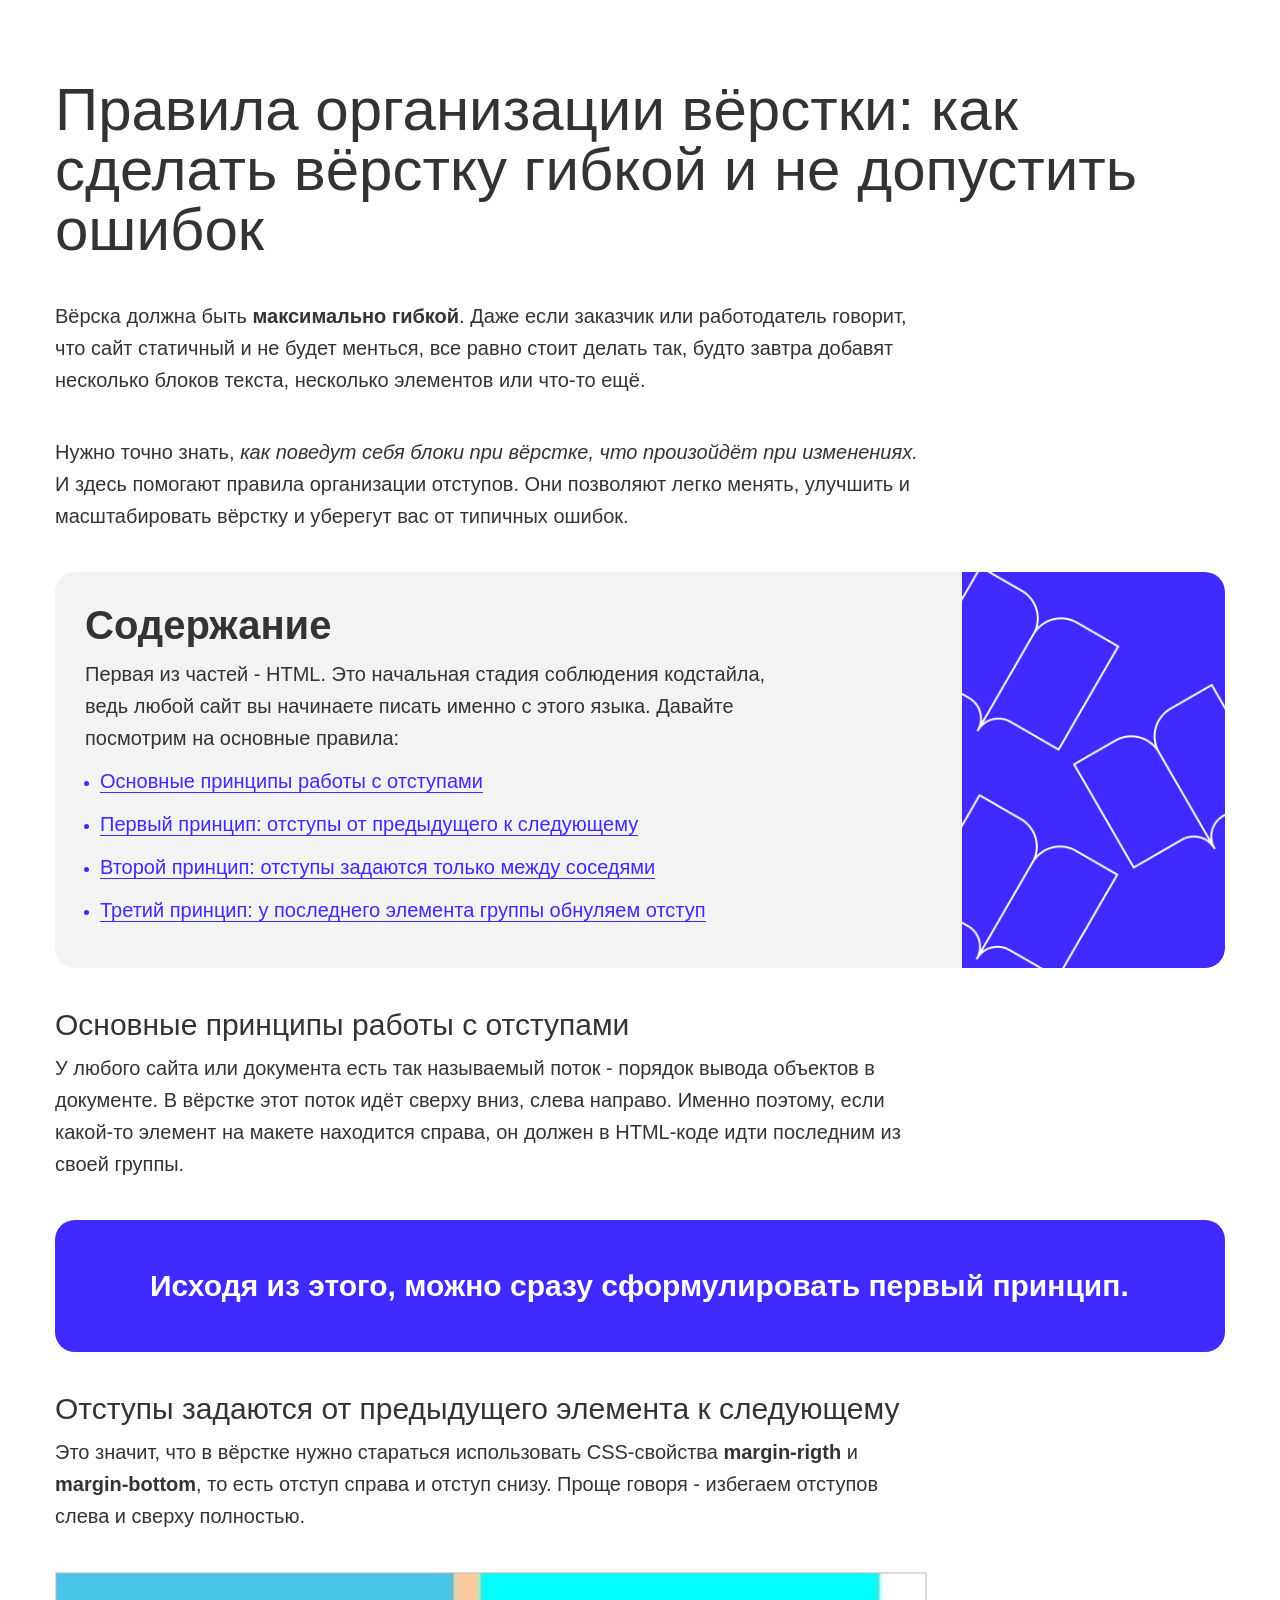
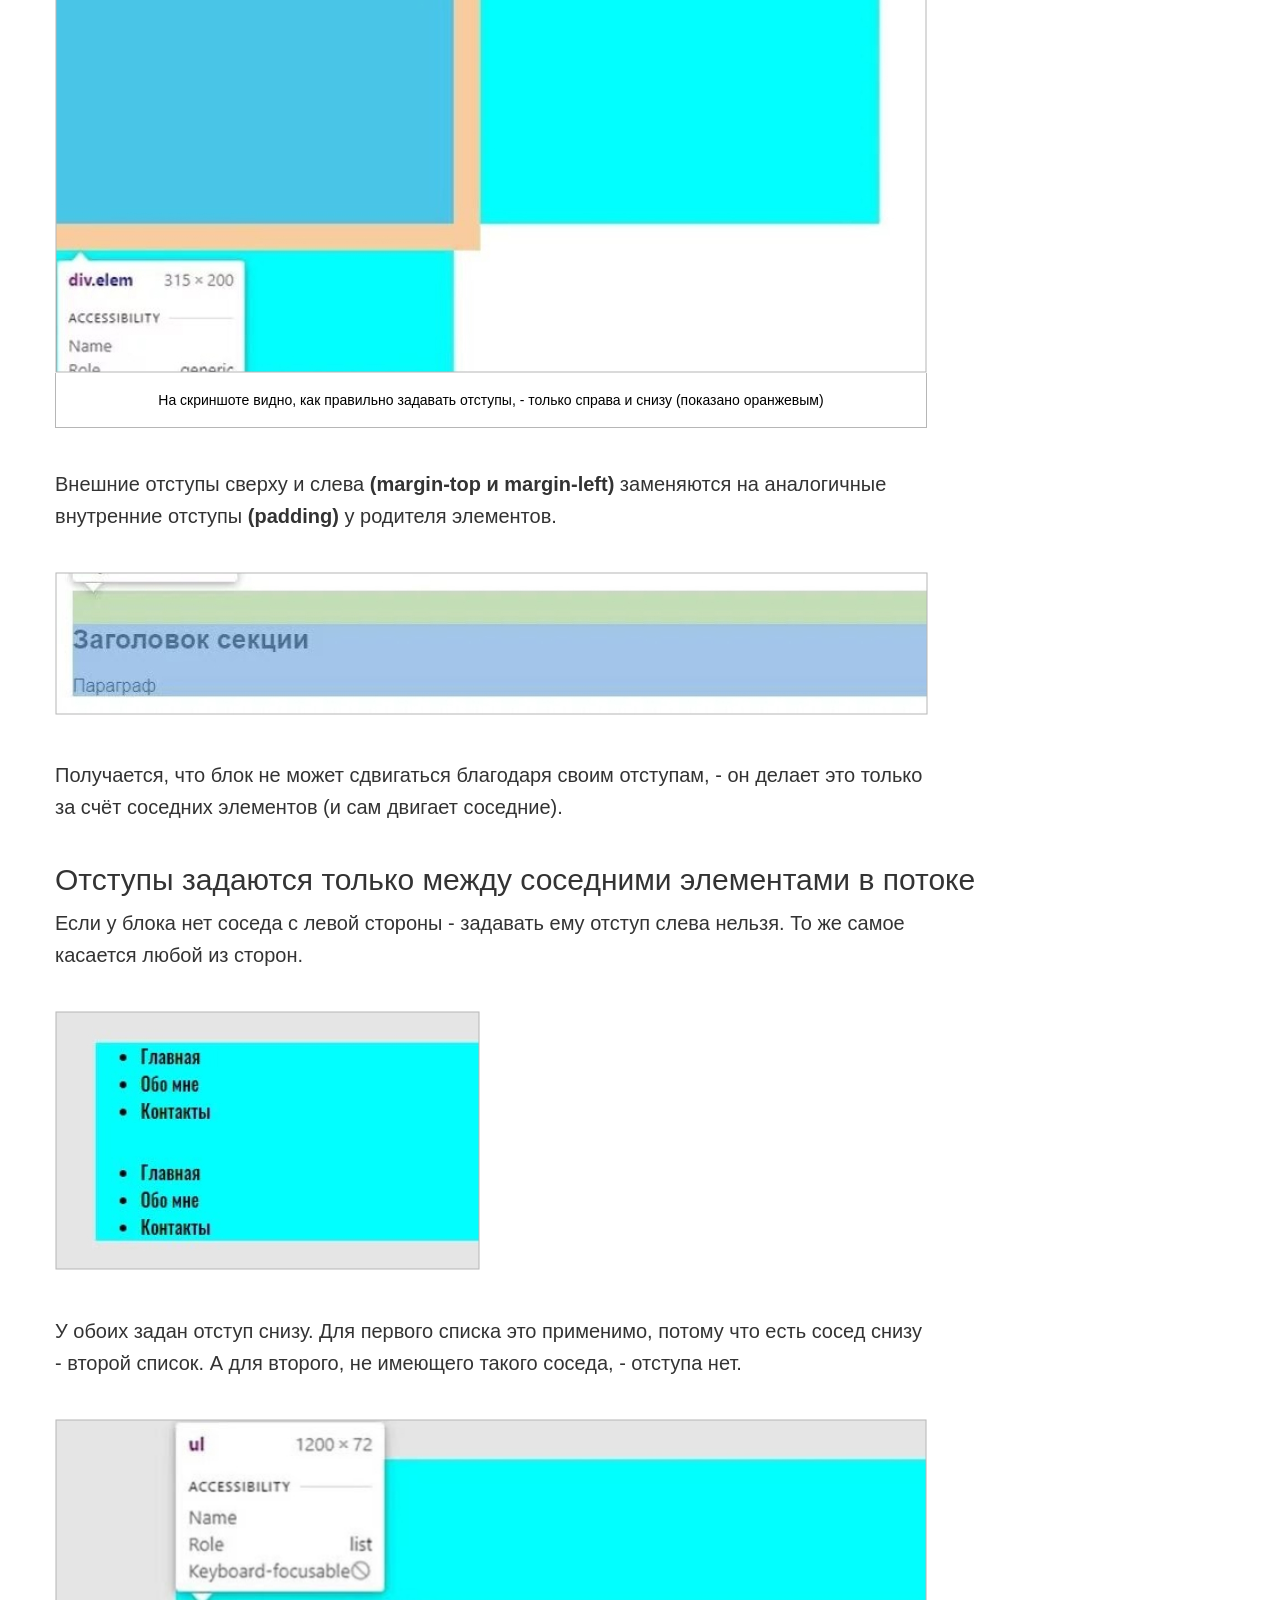
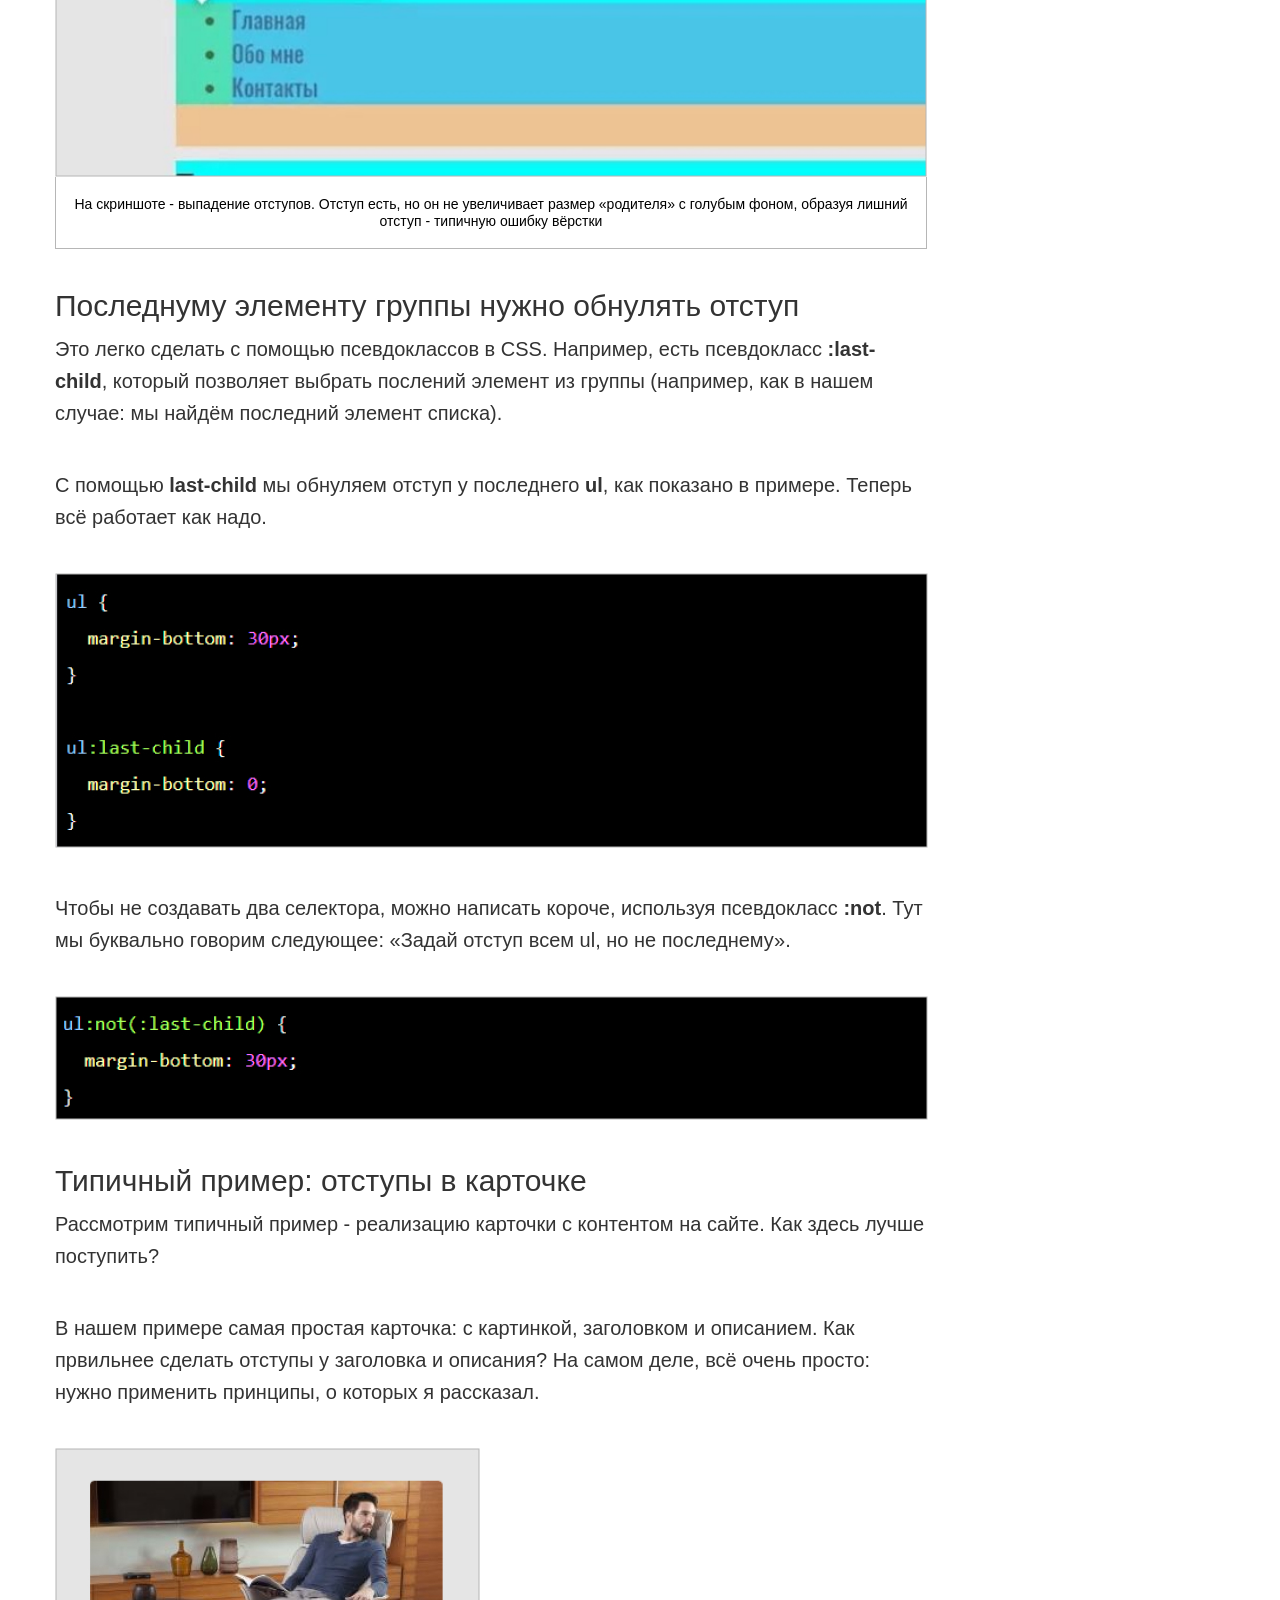
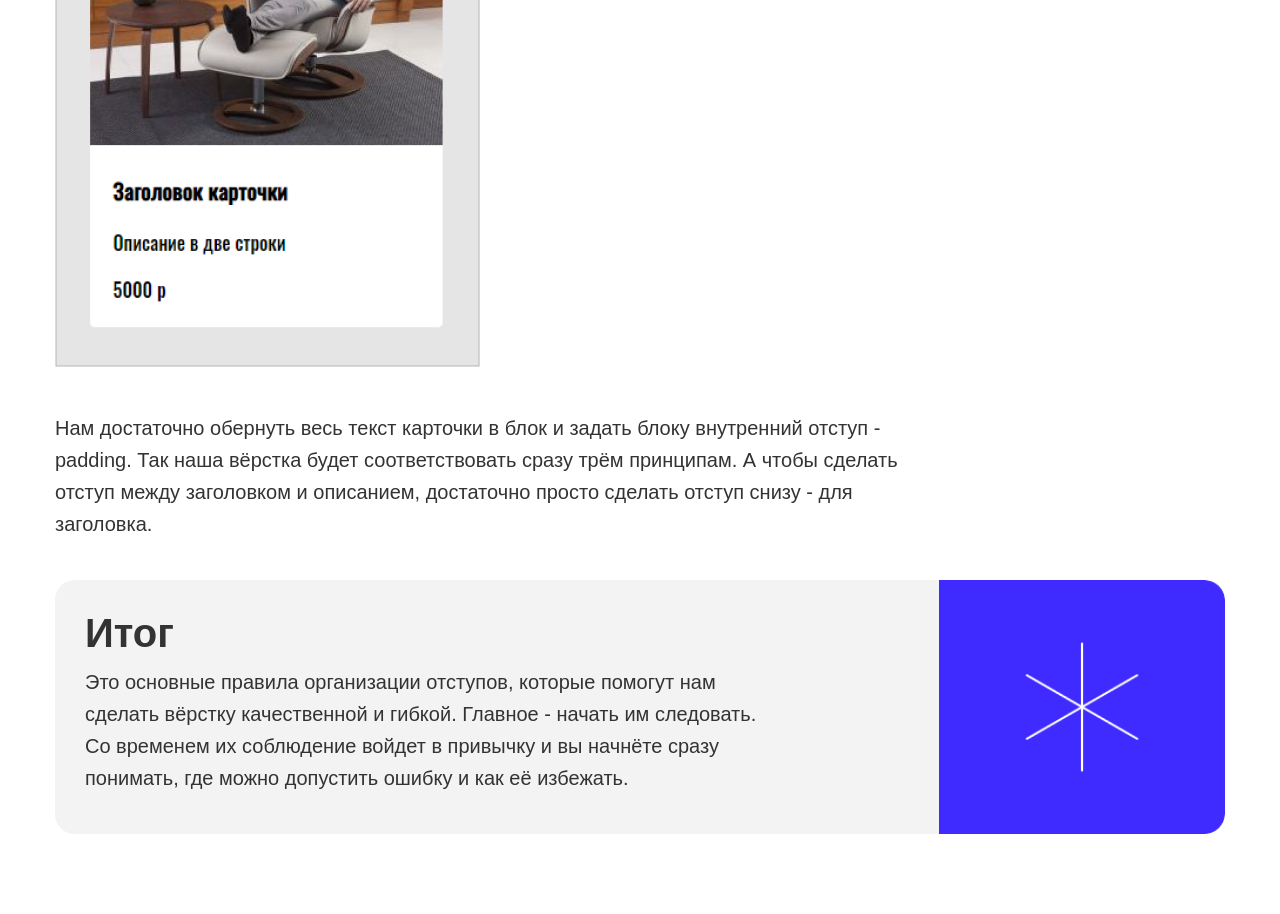
<file: Modules/article.html>
<!DOCTYPE html>
<html lang="ru">

<head>
  <meta charset="UTF-8">
  <meta http-equiv="X-UA-Compatible" content="IE=edge">
  <meta name="viewport" content="width=device-width, initial-scale=1.0">
  <link rel="stylesheet" href="css/normalize.css">
  <link rel="stylesheet" href="css/style.css">
  <title>Правила организации вёрстки: как сделать вёрстку гибкой и не допустить ошибок</title>
</head>

<body>
  <div class="container">
    <h1 class="main-title">Правила организации вёрстки: как сделать вёрстку гибкой и не допустить ошибок</h1>
    <p class="text">Вёрска должна быть <strong>максимально гибкой</strong>. Даже если заказчик или работодатель говорит, что сайт статичный и не будет менться, все равно стоит делать так, будто завтра добавят несколько блоков текста, несколько элементов или что-то ещё.</p>
    <p class="text">Нужно точно знать, <i>как поведут себя блоки при вёрстке, что произойдёт при изменениях.</i> И здесь помогают правила организации отступов. Они позволяют легко менять, улучшить и масштабировать вёрстку и уберегут вас от типичных ошибок.</p>

    <div class="content-total background-image-content-total--first">
      <h2 class="title-content">Содержание</h2>
      <p class="text">Первая из частей - HTML. Это начальная стадия соблюдения кодстайла, ведь любой сайт вы начинаете писать именно с этого языка. Давайте посмотрим на основные правила:</p>
      <ul class="list">
        <li class="item"><a class="anchor-link" href="#paragraph_1">Основные принципы работы с отступами</a></li>
        <li class="item"><a class="anchor-link" href="#paragraph_2">Первый принцип: отступы от предыдущего к следующему</a></li>
        <li class="item"><a class="anchor-link" href="#paragraph_3">Второй принцип: отступы задаются только между соседями</a></li>
        <li class="item"><a class="anchor-link" href="#paragraph_4">Третий принцип: у последнего элемента группы обнуляем отступ</a></li>
      </ul>
    </div>

    <div>
      <h3 class="title-paragraph" id="paragraph_1">Основные принципы работы с отступами</h3>
      <p class="text">У любого сайта или документа есть так называемый поток - порядок вывода объектов в документе. В вёрстке этот поток идёт сверху вниз, слева направо. Именно поэтому, если какой-то элемент на макете находится справа, он должен в HTML-коде идти последним из своей группы.</p>
      <p class="text text-background-color">Исходя из этого, можно сразу сформулировать первый принцип.</p>
    </div>

    <div>
      <h3 class="title-paragraph" id="paragraph_2">Отступы задаются от предыдущего элемента к следующему</h3>
      <p class="text">Это значит, что в вёрстке нужно стараться использовать CSS-свойства <b>margin-rigth</b> и <b>margin-bottom</b>, то есть отступ справа и отступ снизу. Проще говоря - избегаем отступов слева и сверху полностью.</p>
      <figure class="figure">
        <img class="image_with_description" src="img/1.jpg" alt="Пример отступов справа и снизу">
        <figcaption class="figure-text">На скриншоте видно, как правильно задавать отступы, - только справа и снизу (показано оранжевым)</figcaption>
      </figure>
      <p class="text">Внешние отступы сверху и слева <b>(margin-top и margin-left)</b> заменяются на аналогичные внутренние отступы <b>(padding)</b> у родителя элементов.</p>
      <img class="image" src="img/2.jpg" alt="Пример отступов сверху и слева">
      <p class="text">Получается, что блок не может сдвигаться благодаря своим отступам, - он делает это только за счёт соседних элементов (и сам двигает соседние).</p>
    </div>

    <div>
      <h3 class="title-paragraph" id="paragraph_3">Отступы задаются только между соседними элементами в потоке</h3>
      <p class="text">Если у блока нет соседа с левой стороны - задавать ему отступ слева нельзя. То же самое касается любой из сторон.</p>
      <img class="image" src="img/3.jpg" alt="Пример отступов у маркерованного списка">
      <p class="text">У обоих задан отступ снизу. Для первого списка это применимо, потому что есть сосед снизу - второй список. А для второго, не имеющего такого соседа, - отступа нет.</p>
      <figure class="figure">
        <img class="image_with_description" src="img/4.jpg" alt="Пример выпадения отступов">
        <figcaption class="figure-text">На скриншоте - выпадение отступов. Отступ есть, но он не увеличивает размер «родителя» с голубым фоном, образуя лишний отступ - типичную ошибку вёрстки</figcaption>
      </figure>
    </div>

    <div>
      <h3 class="title-paragraph" id="paragraph_4">Последнуму элементу группы нужно обнулять отступ</h3>
      <p class="text">Это легко сделать с помощью псевдоклассов в CSS. Например, есть псевдокласс <b>:last-child</b>, который позволяет выбрать послений элемент из группы (например, как в нашем случае: мы найдём последний элемент списка).</p>
      <p class="text">С помощью <b>last-child</b> мы обнуляем отступ у последнего <b>ul</b>, как показано в примере. Теперь всё работает как надо.</p>
      <img class="image" src="img/5.jpg" alt="Пример кода ul:last-child">
      <p class="text">Чтобы не создавать два селектора, можно написать короче, используя псевдокласс <b>:not</b>. Тут мы буквально говорим следующее: «Задай отступ всем ul, но не последнему».</p>
      <img class="image" src="img/6.jpg" alt="Пример кода ul:not(:last-child)">
      <h3 class="title-example">Типичный пример: отступы в карточке</h3>
      <p class="text">Рассмотрим типичный пример - реализацию карточки с контентом на сайте. Как здесь лучше поступить?</p>
      <p class="text">В нашем примере самая простая карточка: с картинкой, заголовком и описанием. Как првильнее сделать отступы у заголовка и описания? На самом деле, всё очень просто: нужно применить принципы, о которых я рассказал.</p>
      <img class="image" src="img/7.jpg" alt="Пример кода ul:not(:last-child)">
      <p class="text">Нам достаточно обернуть весь текст карточки в блок и задать блоку внутренний отступ - padding. Так наша вёрстка будет соответствовать сразу трём принципам. А чтобы сделать отступ между заголовком и описанием, достаточно просто сделать отступ снизу - для
        заголовка.</p>
      <div class="content-total background-image-content-total--last">
        <h2 class="title-total">Итог</h2>
        <p class="text">Это основные правила организации отступов, которые помогут нам сделать вёрстку качественной и гибкой. Главное - начать им следовать. Со временем их соблюдение войдет в привычку и вы начнёте сразу понимать, где можно допустить ошибку и как её избежать.</p>
      </div>
    </div>
  </div>
</body>
</html>
</file>
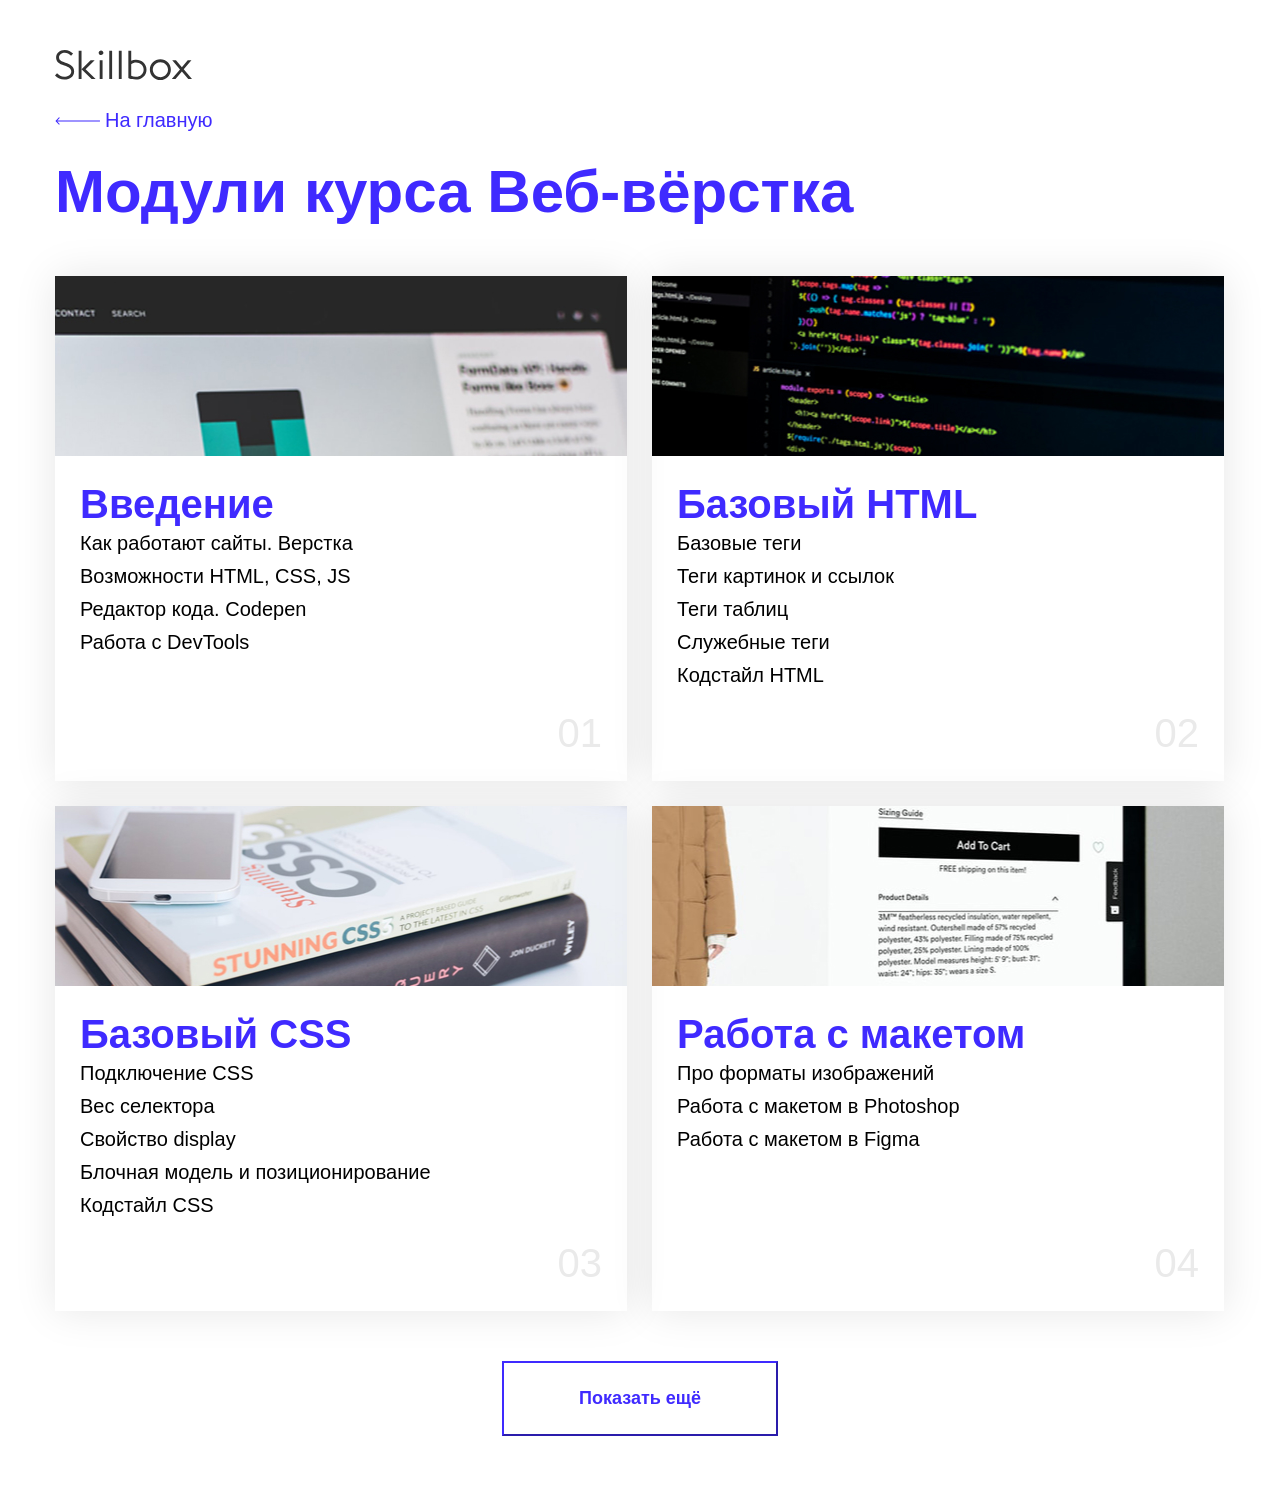
<file: Modules/modules.html>
<!DOCTYPE html>
<html lang="ru">
<head>
  <meta charset="UTF-8">
  <meta http-equiv="X-UA-Compatible" content="IE=edge">
  <meta name="viewport" content="width=device-width, initial-scale=1.0">
  <link rel="preconnect" href="https://fonts.googleapis.com">
  <link rel="preconnect" href="https://fonts.gstatic.com" crossorigin>
  <link href="https://fonts.googleapis.com/css2?family=Caveat:wght@400;700&family=Comforter+Brush&family=Roboto:wght@400;700&display=swap" rel="stylesheet">
  <link rel="stylesheet" href="css/normalize.css">
  <link rel="stylesheet" href="css/style.css">
  <title>modules</title>
</head>
<body class="body-modules">
  <div class="container-modules">
    <a class="logo-modules" href="https://skillbox.ru/" target="_blank">
      <img src="img/skillbox_1.svg" alt="Логотип скиллбокс"></a>
    <a class="link-modules" href="index.html">На главную</a>
    <h1 class="title-modules">Модули курса Веб-вёрстка</h1>
    <ul class="list-modules">
      <li class="item-block-modules img-first">
        <h2 class="item-title-modules">Введение</h2>
        <ul class="embedded-item-block-modules">
          <li>Как работают сайты. Верстка</li>
          <li>Возможности HTML, CSS, JS</li>
          <li>Редактор кода. Codepen</li>
          <li>Работа с DevTools</li>
        </ul>
        <p class="number-block-modules">01</p>
      </li>
      <li class="item-block-modules img-second">
        <h2 class="item-title-modules">Базовый HTML</h2>
        <ul class="embedded-item-block-modules">
          <li>Базовые теги</li>
          <li>Теги картинок и ссылок</li>
          <li>Теги таблиц</li>
          <li>Служебные теги</li>
          <li>Кодстайл HTML</li>
        </ul>
        <p class="number-block-modules">02</p>
      </li>
      <li class="item-block-modules img-third">
        <h2 class="item-title-modules">Базовый CSS</h2>
        <ul class="embedded-item-block-modules">
          <li>Подключение CSS</li>
          <li>Вес селектора</li>
          <li>Свойство display</li>
          <li>Блочная модель и позиционирование</li>
          <li>Кодстайл CSS</li>
        </ul>
        <p class="number-block-modules">03</p>
      </li>
      <li class="item-block-modules img-fourth">
        <h2 class="item-title-modules">Работа с макетом</h2>
        <ul class="embedded-item-block-modules">
          <li>Про форматы изображений</li>
          <li>Работа с макетом в Photoshop</li>
          <li>Работа с макетом в Figma</li>
        </ul>
        <p class="number-block-modules">04</p>
      </li>
    </ul>
    <button class="button-new-content-modules">Показать ещё</button>
  </div>
</body>
</html>
</file>
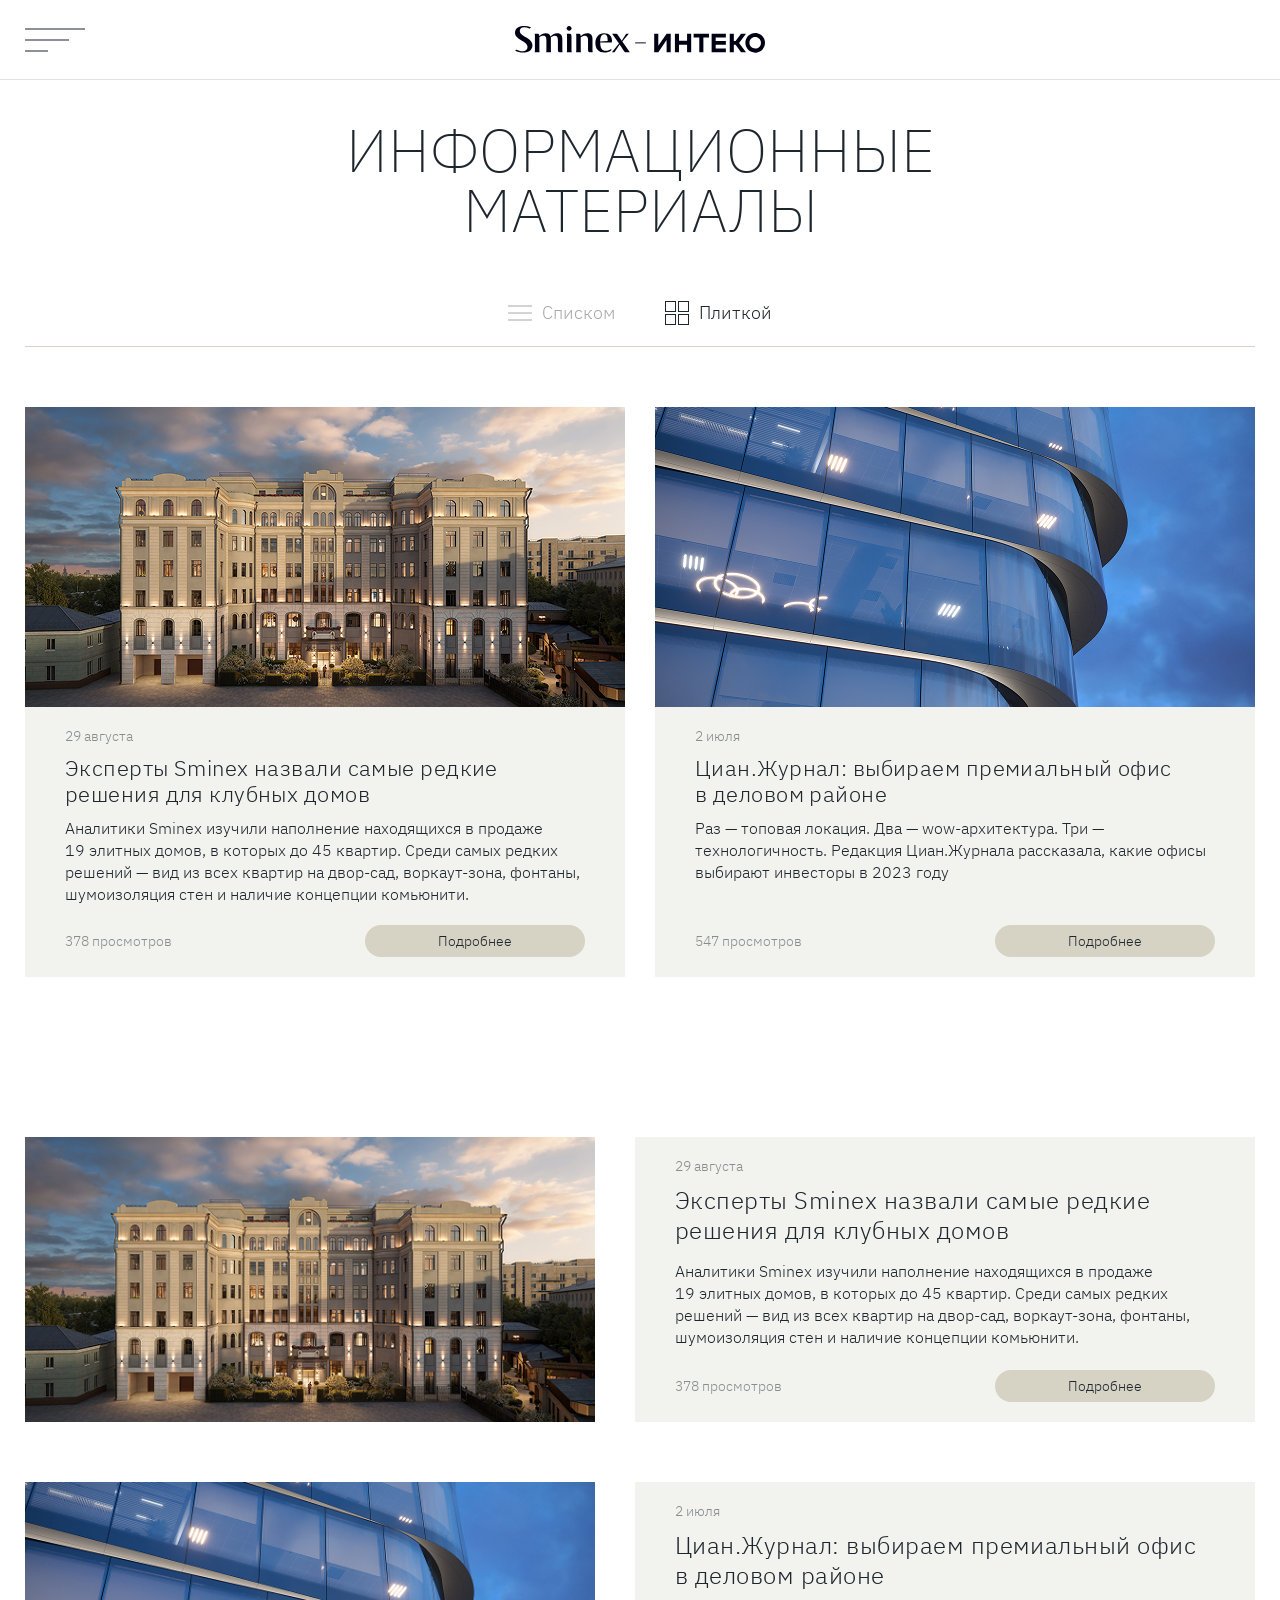
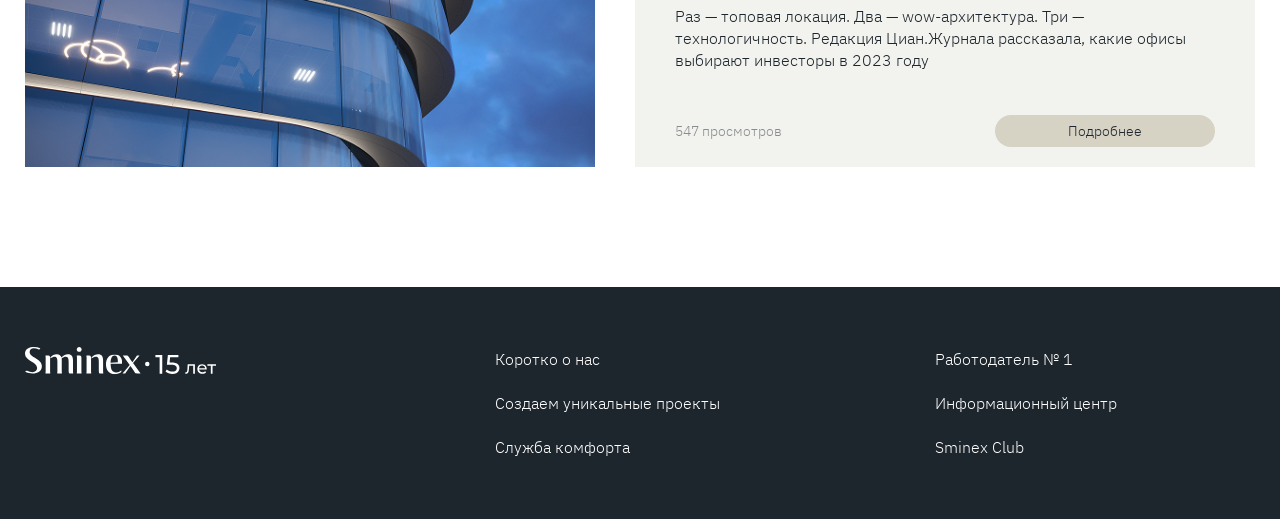
<file: Информационные материалы/news.html>
<!DOCTYPE html>
<html lang="ru">
  <head>
    <meta charset="UTF-8" />
    <meta name="viewport" content="width=device-width, initial-scale=1.0" />
    <meta http-equiv="X-UA-Compatible" content="ie=edge" />
    <link rel="stylesheet" href="css/style.css" />
    <title>
      Информационные материалы&nbsp;&mdash; Sminex&nbsp;&mdash; ИНТЕКО
    </title>
  </head>

  <body>
    <header class="header">
      <div class="container">
        <div class="header__content">
          <button class="header__menu">
            <span class="header__menu-line"></span>
          </button>
          <a class="header__logo-link" href="news.html">
            <img
              class="header__logo"
              src="images/icon-header-logo.svg"
              height="27"
              width="250"
              alt="Логотип компании Sminex - ИНТЕКО"
            />
          </a>
        </div>
      </div>
    </header>
    <main>
      <div class="page-content">
        <div class="container">
          <h1 class="page-content__title">Информационные материалы</h1>
          <!-- TODO: Блок с переключением сетки. Необходимо раскомментировать -->
          <div class="page-content__switch">
            <button class="page-content__toggle">
              <svg
                class="page-content__icon"
                width="24"
                height="16"
                viewBox="0 0 24 16"
                fill="none"
                xmlns="http://www.w3.org/2000/svg"
              >
                <path d="M24 15H-8.9407e-07" />
                <path d="M24 1H0" />
                <path d="M24 8H-8.9407e-07" />
              </svg>
              <span class="page-content__toggle-text">Списком</span>
            </button>
            <button class="page-content__toggle page-content__toggle--current">
              <svg
                class="page-content__icon"
                width="24"
                height="24"
                viewBox="0 0 24 24"
                fill="none"
                xmlns="http://www.w3.org/2000/svg"
              >
                <rect x="0.5" y="0.5" width="10" height="10" />
                <rect x="0.5" y="13.5" width="10" height="10" />
                <rect x="13.5" y="0.5" width="10" height="10" />
                <rect x="13.5" y="13.5" width="10" height="10" />
              </svg>
              <span class="page-content__toggle-text">Плиткой</span>
            </button>
          </div>

          <!-- Карточки списком -->
          <div class="card">
            
            <!-- Карточка №1 -->
            <div class="card__item">
              <img
                class="card__img"
                src="images/house.jpg"
                height="300"
                width="600"
                alt="Дом"
              />
              <div class="card__info">
                <span class="card__date">29&nbsp;августа</span>
                <h2 class="card__title">
                  Эксперты Sminex назвали самые редкие решения для клубных домов
                </h2>
                <p class="card__text">
                  Аналитики Sminex изучили наполнение находящихся в&nbsp;продаже
                  19&nbsp;элитных домов, в&nbsp;которых до&nbsp;45&nbsp;квартир.
                  Среди самых редких решений&nbsp;&mdash; вид из&nbsp;всех
                  квартир на&nbsp;двор-сад, воркаут-зона, фонтаны, шумоизоляция
                  стен и&nbsp;наличие концепции комьюнити.
                </p>
                <div class="card__links">
                  <span class="card__views">378 просмотров</span>
                  <a class="card__link" href="#">Подробнее</a>
                </div>
              </div>
            </div>

            <!-- Карточка №2 -->
            <div class="card__item">
              <img
                class="card__img"
                src="images/front.jpg"
                height="300"
                width="600"
                alt="Фасад дома"
              />
              <div class="card__info">
                <span class="card__date">2&nbsp;июля</span>
                <h2 class="card__title">
                  Циан.Журнал: выбираем премиальный офис в&nbsp;деловом районе
                </h2>
                <p class="card__text">
                  Раз&nbsp;&mdash; топовая локация. Два&nbsp;&mdash;
                  wow-архитектура. Три&nbsp;&mdash; технологичность. Редакция
                  Циан.Журнала рассказала, какие офисы выбирают инвесторы
                  в&nbsp;2023 году
                </p>
                <div class="card__links">
                  <span class="card__views">547 просмотров</span>
                  <a class="card__link" href="#">Подробнее</a>
                </div>
              </div>
            </div>
          </div>
        </div>
      </div>

      <div class="page-content">
        <div class="container">

          <!-- Карточки плиткой -->
          <div class="card card--list">

            <!-- Карточка №1-1 -->
            <div class="card__item">
              <img
                class="card__img"
                src="images/house.jpg"
                height="300"
                width="600"
                alt="Дом"
              />
              <div class="card__info">
                <span class="card__date">29&nbsp;августа</span>
                <h2 class="card__title">
                  Эксперты Sminex назвали самые редкие решения для клубных домов
                </h2>
                <p class="card__text">
                  Аналитики Sminex изучили наполнение находящихся в&nbsp;продаже
                  19&nbsp;элитных домов, в&nbsp;которых до&nbsp;45&nbsp;квартир.
                  Среди самых редких решений&nbsp;&mdash; вид из&nbsp;всех
                  квартир на&nbsp;двор-сад, воркаут-зона, фонтаны, шумоизоляция
                  стен и&nbsp;наличие концепции комьюнити.
                </p>
                <div class="card__links">
                  <span class="card__views">378 просмотров</span>
                  <a class="card__link" href="#">Подробнее</a>
                </div>
              </div>
            </div>

            <!-- Карточка №2-2 -->
            <div class="card__item">
              <img
                class="card__img"
                src="images/front.jpg"
                height="300"
                width="600"
                alt="Фасад дома"
              />
              <div class="card__info">
                <span class="card__date">2&nbsp;июля</span>
                <h2 class="card__title">
                  Циан.Журнал: выбираем премиальный офис в&nbsp;деловом районе
                </h2>
                <p class="card__text">
                  Раз&nbsp;&mdash; топовая локация. Два&nbsp;&mdash;
                  wow-архитектура. Три&nbsp;&mdash; технологичность. Редакция
                  Циан.Журнала рассказала, какие офисы выбирают инвесторы
                  в&nbsp;2023 году
                </p>
                <div class="card__links">
                  <span class="card__views">547 просмотров</span>
                  <a class="card__link" href="#">Подробнее</a>
                </div>
              </div>
            </div>
          </div>
        </div>
      </div>
    </main>
    <footer class="footer">
      <div class="container">
        <div class="footer__content">
          <a class="footer__logo-link" href="news.html">
            <img
              class="footer__logo"
              src="images/icon-footer-logo.svg"
              height="28"
              width="191"
              alt="Логотип компании Sminex"
            />
          </a>
          <div class="footer__nav">
            <ul class="footer__nav-list">
              <li class="footer__nav-item">
                <a class="footer__nav-link" href="#">Коротко о&nbsp;нас</a>
              </li>
              <li class="footer__nav-item">
                <a class="footer__nav-link" href="#"
                  >Создаем уникальные проекты</a
                >
              </li>
              <li class="footer__nav-item">
                <a class="footer__nav-link" href="#">Служба комфорта</a>
              </li>
            </ul>
            <ul class="footer__nav-list">
              <li class="footer__nav-item">
                <a class="footer__nav-link" href="#"
                  >Работодатель &#8470;&nbsp;1</a
                >
              </li>
              <li class="footer__nav-item">
                <a class="footer__nav-link" href="#">Информационный центр</a>
              </li>
              <li class="footer__nav-item">
                <a class="footer__nav-link" href="#">Sminex Club</a>
              </li>
            </ul>
          </div>
        </div>
      </div>
    </footer>
  </body>
</html>
</file>
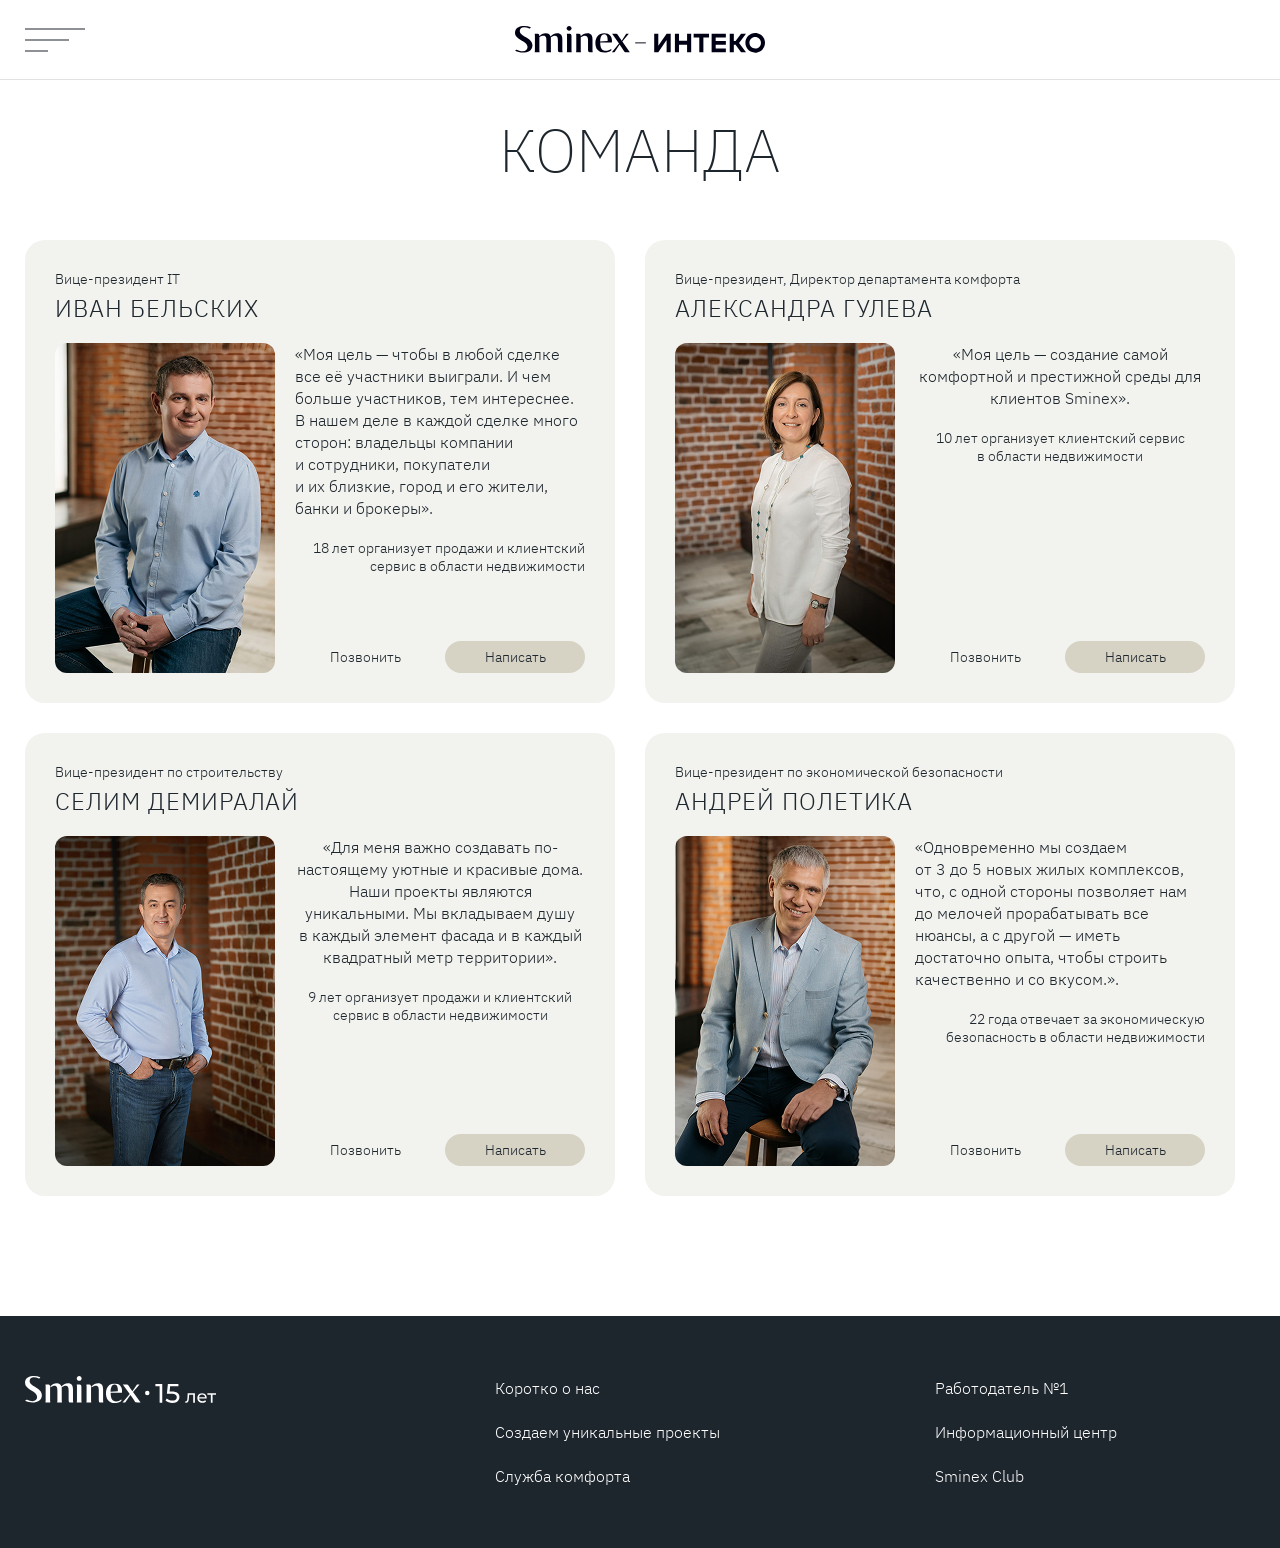
<file: Команда/team.html>
<!DOCTYPE html>
<html lang="ru">
  <head>
    <meta charset="UTF-8" />
    <meta name="viewport" content="width=device-width, initial-scale=1.0" />
    <meta http-equiv="X-UA-Compatible" content="ie=edge" />
    <link rel="stylesheet" href="css/style.css" />
    <title>Команда - Sminex - ИНТЕКО</title>
  </head>

  <body>
    <header class="header">
      <div class="container">
        <div class="header__content">
          <button class="header__menu">
            <span class="header__menu-line"></span>
          </button>
          <a class="header__logo-link" href="team.html">
            <img
              class="header__logo"
              src="images/icon-header-logo.svg"
              height="27"
              width="250"
              alt="Логотип компании Sminex - ИНТЕКО"
            />
          </a>
        </div>
      </div>
    </header>
    <main>
      <div class="page-content">
        <div class="container">
          <h1 class="page-content__title">Команда</h1>

          <!-- Карточки -->
          <ul class="card-employee">
            <!-- Карточка №1 -->
            <li class="card-employee__item">
              <h2 class="card-employee__post">Вице-президент IT</h2>
              <span class="card-employee__name">Иван Бельских</span>
              <div class="card-employee__info-wrap">
                <img
                  class="card-employee__img"
                  src="images/Ivan.jpg"
                  width="220"
                  height="330"
                  alt="Иван"
                />
                <blockquote class="card-employee__block-quote">
                  <p class="card-employee__quote">
                    &laquo;Моя цель&nbsp;&mdash; чтобы в&nbsp;любой сделке все
                    её&nbsp;участники выиграли. И&nbsp;чем больше участников,
                    тем интереснее. В&nbsp;нашем деле в&nbsp;каждой сделке много
                    сторон: владельцы компании и&nbsp;сотрудники, покупатели
                    и&nbsp;их&nbsp;близкие, город и&nbsp;его жители, банки
                    и&nbsp;брокеры&raquo;.
                  </p>
                  <p class="card-employee__experience">
                    18&nbsp;лет организует продажи и&nbsp;клиентский сервис
                    в&nbsp;области недвижимости
                  </p>
                  <div class="card-employee__links">
                    <a
                      class="card-employee__btn card-employee__btn--call"
                      href="#"
                      >Позвонить</a
                    ><a class="card-employee__btn" href="#">Написать</a>
                  </div>
                </blockquote>
              </div>
            </li>
            <!-- Карточка №2 -->
            <li class="card-employee__item card-employee__item--center">
              <h2 class="card-employee__post">
                Вице-президент, Директор департамента комфорта
              </h2>
              <span class="card-employee__name">Александра Гулева</span>
              <div class="card-employee__info-wrap">
                <img
                  class="card-employee__img"
                  src="images/Aleksandra.jpg"
                  width="220"
                  height="330"
                  alt="Александра"
                />
                <blockquote class="card-employee__block-quote">
                  <p class="card-employee__quote">
                    &laquo;Моя цель&nbsp;&mdash; создание самой комфортной
                    и&nbsp;престижной среды для клиентов Sminex&raquo;.
                  </p>
                  <p class="card-employee__experience">
                    10&nbsp;лет организует клиентский сервис в&nbsp;области
                    недвижимости
                  </p>
                  <div class="card-employee__links">
                    <a
                      class="card-employee__btn card-employee__btn--call"
                      href="#"
                      >Позвонить</a
                    ><a class="card-employee__btn" href="#">Написать</a>
                  </div>
                </blockquote>
              </div>
            </li>
            <!-- Карточка №3 -->
            <li class="card-employee__item card-employee__item--center">
              <h2 class="card-employee__post">
                Вице-президент по&nbsp;строительству
              </h2>
              <span class="card-employee__name">Селим Демиралай</span>
              <div class="card-employee__info-wrap">
                <img
                  class="card-employee__img"
                  src="images/Selim.jpg"
                  width="220"
                  height="330"
                  alt="Селим"
                />
                <blockquote class="card-employee__block-quote">
                  <p class="card-employee__quote">
                    &laquo;Для меня важно создавать по-настоящему уютные
                    и&nbsp;красивые дома. Наши проекты являются уникальными.
                    Мы&nbsp;вкладываем душу в&nbsp;каждый элемент фасада
                    и&nbsp;в&nbsp;каждый квадратный метр территории&raquo;.
                  </p>
                  <p class="card-employee__experience">
                    9&nbsp;лет организует продажи и&nbsp;клиентский сервис
                    в&nbsp;области недвижимости
                  </p>
                  <div class="card-employee__links">
                    <a
                      class="card-employee__btn card-employee__btn--call"
                      href="#"
                      >Позвонить</a
                    ><a class="card-employee__btn" href="#">Написать</a>
                  </div>
                </blockquote>
              </div>
            </li>
            <!-- Карточка №4 -->
            <li class="card-employee__item">
              <h2 class="card-employee__post">
                Вице-президент по&nbsp;экономической безопасности
              </h2>
              <span class="card-employee__name">Андрей Полетика</span>
              <div class="card-employee__info-wrap">
                <img
                  class="card-employee__img"
                  src="images/Andrey.jpg"
                  width="220"
                  height="330"
                  alt="Андрей"
                />
                <blockquote class="card-employee__block-quote">
                  <p class="card-employee__quote">
                    &laquo;Одновременно мы&nbsp;создаем
                    от&nbsp;3&nbsp;до&nbsp;5&nbsp;новых жилых комплексов, что,
                    с&nbsp;одной стороны позволяет нам до&nbsp;мелочей
                    прорабатывать все нюансы, а&nbsp;с&nbsp;другой&nbsp;&mdash;
                    иметь достаточно опыта, чтобы строить качественно
                    и&nbsp;со&nbsp;вкусом.&raquo;.
                  </p>
                  <p class="card-employee__experience">
                    22&nbsp;года отвечает за&nbsp;экономическую безопасность
                    в&nbsp;области недвижимости
                  </p>
                  <div class="card-employee__links">
                    <a
                      class="card-employee__btn card-employee__btn--call"
                      href="#"
                      >Позвонить</a
                    ><a class="card-employee__btn" href="#">Написать</a>
                  </div>
                </blockquote>
              </div>
            </li>
          </ul>
        </div>
      </div>
    </main>
    <footer class="footer">
      <div class="container">
        <div class="footer__content">
          <a class="footer__logo-link" href="team.html">
            <img
              class="footer__logo"
              src="images/icon-footer-logo.svg"
              height="28"
              width="191"
              alt="Логотип компании Sminex"
            />
          </a>
          <div class="footer__nav">
            <ul class="footer__nav-list">
              <li class="footer__nav-item">
                <a class="footer__nav-link" href="#">Коротко о нас</a>
              </li>
              <li class="footer__nav-item">
                <a class="footer__nav-link" href="#"
                  >Создаем уникальные проекты</a
                >
              </li>
              <li class="footer__nav-item">
                <a class="footer__nav-link" href="#">Служба комфорта</a>
              </li>
            </ul>
            <ul class="footer__nav-list">
              <li class="footer__nav-item">
                <a class="footer__nav-link" href="#">Работодатель №1</a>
              </li>
              <li class="footer__nav-item">
                <a class="footer__nav-link" href="#">Информационный центр</a>
              </li>
              <li class="footer__nav-item">
                <a class="footer__nav-link" href="#">Sminex Club</a>
              </li>
            </ul>
          </div>
        </div>
      </div>
    </footer>
  </body>
</html>
</file>
<file: Lagoona/css/style.css>
html {
  box-sizing: border-box;
}

*,
*::before,
*::after {
  box-sizing: inherit;
}

a {
  color: inherit;
  text-decoration: none;
}

img {
  max-width: 100%;
}

body {
  font-family: 'Muller', sans-serif;
  font-weight: 400;
}

/* Fonts */

@font-face {
  font-family: "Muller";
  src: local("MullerLight"),
   url("../fonts/MullerLight.woff2") format("woff2"),
   url("../fonts/MullerLight.woff") format("woff");
  font-weight: 300;
  font-style: normal;
  font-display: swap;
}

@font-face {
  font-family: "Muller";
  src: local("MullerRegular"),
    url("../fonts/MullerRegular.woff2") format("woff2"),
    url("../fonts/MullerRegular.woff") format("woff");
  font-weight: 400;
  font-style: normal;
  font-display: swap;
}

@font-face {
  font-family: "Muller";
  src: local("MullerMedium"),
    url("../fonts/MullerMedium.woff2") format("woff2"),
    url("../fonts/MullerMedium.woff") format("woff");
  font-weight: 500;
  font-style: normal;
  font-display: swap;
}

@font-face {
  font-family: 'Muller';
  src: local('MullerBold'),
    url("../fonts/MullerBold.woff2") format("woff2"),
    url("../fonts/MullerBold.woff") format("woff");
  font-weight: 700;
  font-style: normal;
  font-display: swap;
}


/* global */

:root {
  --main-gold-color: #C93;
  --hover-gold-color: #E9C479;
  --active-gold-color: #A47312;
  --white-color: #fff;
}

:focus {
  outline: 1px solid var(--main-gold-color);
  outline-offset: 5px;
}

.background {
  background-color: #f1f1f1;
}

.list-reset {
  margin: 0;
  padding: 0;
  list-style: none;
}

.btn {
  font-family: inherit;
  padding: 13px 20px;
  font-size: 16px;
  line-height: 16px;
  appearance: none;
  cursor: pointer;
  border: 1px solid var(--main-gold-color);
  border-radius: 10px;
  background-color: transparent;
  color: var(--main-gold-color);
  transition-property: background-color, color;
  transition-duration: .3s;
  transition-timing-function: ease;
}

.btn:focus {
  outline: none;
  background-color: var(--main-gold-color);
  color: var(--white-color);
}

.btn:hover {
  background-color: var(--main-gold-color);
  color: var(--white-color);
}

.btn:active {
  background-color: var(--active-gold-color);
  color: var(--white-color);
}

.flex {
  display: flex;
  flex-wrap: wrap;
}

.container {
  max-width: 1200px;
  padding: 0 15px;
  margin: 0 auto;
}

.caption {
  margin: 0;
  margin-bottom: 20px;
  padding-left: 40px;
  font-weight: normal;
  font-size: 40px;
  line-height: 40px;
  color: #333333;
}

.descr-text {
  margin: 0;
}

.section-descr {
  margin: 0;
}

.section-offset {
  margin: 0 auto 70px;
}

.focus-outline:focus {
  outline: 1px solid var(--main-gold-color);
  outline-offset: 8px;
}

/* header */

.header-container {
  justify-content: space-between;
  align-items: center;
  padding: 30px 15px 0;
  margin-bottom: 30px;
}

.header-contacts {
  display: inline-flex;
  align-items: center;
}

.header-link {
  margin-right: 20px;
}

.header-logo {
  border-radius: 15px;
}

.header-link-tel {
  font-weight: 500;
  font-size: 20px;
  line-height: 20px;
  color: #666;
  transition-property: color;
  transition-duration: .3s;
  transition-timing-function: ease;
}

.header-link-tel:focus {
  color: var(--main-gold-color);
}

.header-link-tel:hover {
  outline: none;
  color: var(--hover-gold-color);
}

.header-link-tel:active {
  color: var(--active-gold-color);
}

.header-link-account {
  position: relative;
  /* display: inline-block; */
  z-index: 1;
  /* vertical-align: text-bottom; */
  /* text-align: center; */
  padding-left: 30px;
  font-weight: normal;
  font-size: 16px;
  line-height: 16px;
  color: var(--main-gold-color);
  transition-property: color;
  transition-duration: .3s;
  transition-timing-function: ease;
}

.account-arrow {
  position: absolute;
  top: -40%;
  left: 0px;
  /* text-align: center; */
  /* vertical-align: center; */
}

.account-arrow path {
  transition-property: fill;
  transition-duration: .3s;
  transition-timing-function: ease;
}

.header-link-account:hover, .header-link-account:hover .account-arrow path {
  outline: none;
  color: var(--hover-gold-color);
  fill: var(--hover-gold-color);
}

.header-link-account:active, .header-link-account:active .account-arrow path {
  color: var(--active-gold-color);
  fill: var(--active-gold-color);
}

/* header
nav */

.header-nav-container {
  justify-content: space-between;
  flex-wrap: nowrap;
  height: 70px;
  max-width: 1170px;
  border-radius: 15px;
  background-color: var(--white-color);
}

.header-list-left,
.header-list-right {
  align-items: center;
}

.header-list-left {
  flex-wrap: nowrap;
  padding-left: 20px;
  padding-right: 60px;
  font-weight: normal;
  font-size: 16px;
  line-height: 16px;
  color: #666666;
}

.header-item:not(:last-child) {
  margin-right: 40px;
}

.header-item-link {
  transition-property: color;
  transition-duration: .3s;
  transition-timing-function: ease;
}

.header-item-link:focus {
  outline: none;
  color: var(--hover-gold-color);
}

.header-item-link:hover {
  color: var(--hover-gold-color);
}

.header-item-link:active {
  color: var(--active-gold-color);
}

.header-list-right {
  height: 50px;
  padding-left: 50px;
  justify-content: space-around;
  align-self:center;
  width: 430px;
  border-left: 1px solid #E1E1E1;
}

.header-link-tour {
  min-width: 100px;
  min-height: 40px;
}

.header-btn-callback {
  min-width: 175px;
  min-height: 40px;
}

/* main */
/* specials */

.specials-cards {
  flex-direction: column;
  flex-wrap: nowrap;
  min-width: 573px;
}

.specials-offer {
  flex-direction: column;
  min-width: 573px;
  padding: 23px;
}

.specials-card {
  min-height: 258px;
  margin-right: 23px;
  padding: 40px;
  padding-right: 230px;
  border-radius: 15px;
  background-color: gray;
}

.specials-card:not(:last-child) {
  margin-bottom: 23px;
}

.specials-card:focus-within {
  outline: 1px solid var(--main-gold-color);
  outline-offset: 8px;
}

.product-name {
  width: 300px;
  margin: 0;
  margin-bottom: 15px;
  font-weight: bold;
  font-size: 40px;
  line-height: 40px;
  color: var(--white-color)
}

.product-name-extrabig {
  width: 300px;
  margin: 0;
  margin-bottom: 15px;
  font-weight: bold;
  font-size: 60px;
  line-height: 60px;
  color: var(--white-color)
}

.specials-text {
  margin-bottom: 47px;
  font-weight: normal;
  font-size: 20px;
  line-height: 20px;
  color: var(--white-color);
  opacity: 0.8;
}

.specials-text-extrabig {
  margin-bottom: 47px;
  font-weight: normal;
  font-size: 30px;
  line-height: 30px;
  color: var(--white-color);
  opacity: 0.8;
}

.details-link {
  font-weight: normal;
  font-size: 16px;
  line-height: 16px;
  color: #FFCC66;
}

.details-link:focus, .details-link:hover {
  outline: none;
}

.details-link:active {
  color: var(--white-color);
}

.details-link-text {
  transition-property: margin-right;
  transition-duration: .3s;
  transition-timing-function: ease;
}

.details-link:hover .details-link-text {
  margin-right: 5px;
}

.specials-arrow {
  display: inline-block;
  width: 10px;
  height: 10px;
  margin-right: 2px;
  vertical-align: middle;
  border-top: 2px solid #FFCC66;
  border-right: 2px solid #FFCC66;
  transform: rotate(45deg);
}

.img-maldives {
  background-image:
    url("../img/maldives.jpg"),
    url("../img/specials-darken.jpg");
  background-size: cover;
  background-repeat: no-repeat;
  background-position: center;
}

.img-crit {
  background-image:
    url("../img/crit.jpg"),
    url("../img/specials-darken.jpg");
  background-size: cover;
  background-repeat: no-repeat;
  background-position: center;
}

.specials-card-extrabig {
  justify-content: flex-end;
  min-height: 520px;
  min-width: 573px;
  padding-left: 40px;
  padding-bottom: 40px;
  border-radius: 15px;
  background-color: gray;
  color: var(--white-color);
}

.specials-card-extrabig:focus-within {
  outline: 1px solid var(--main-gold-color);
  outline-offset: 8px;
}

.img-rooms-lux {
  background-image:
    url("../img/rooms-lux.jpg"),
    url("../img/specials-darken.jpg");
  background-size: cover;
  background-repeat: no-repeat;
  background-position: center;
}

/* main
deskr */

.section_descr-text {
  width: 888px;
  font-weight: normal;
  font-size: 16px;
  line-height: 32px;
  color: #000;
}

/* main
services */

.services-list {
  flex-wrap: wrap;
}

.services-item {
  min-height: 330px;
  width: 573px;
  margin-bottom: 23px;
  padding: 190px 125px 50px 45px;
  border-radius: 15px;
  background-color: var(--white-color);
}

.services-item:focus-within {
  outline: 1px solid var(--main-gold-color);
  outline-offset: 8px;
}

.services-img-card-first {
  background-image:
    url("../img/services-1.jpg"),
    url("../img/darken-service.jpg");
  background-size: contain;
  background-repeat: no-repeat;
  background-position: top;
}

.services-img-card-second {
  background-image:
    url("../img/services-2.jpg"),
    url("../img/darken-service.jpg");
  background-size: contain;
  background-repeat: no-repeat;
  background-position: top;
}

.services-img-card-third {
  background-image:
    url("../img/services-3.jpg"),
    url("../img/darken-service.jpg");
  background-size: contain;
  background-repeat: no-repeat;
  background-position: top;
}

.services-img-card-fourth {
  background-image:
    url("../img/services-4.jpg"),
    url("../img/darken-service.jpg");
  background-size: contain;
  background-repeat: no-repeat;
  background-position: top;
}

.services-item:not(:nth-child(2n)) {
  margin-right: 23px;
}

.services-link, .services-item-capton {
  display: inline-block;
  margin: 0;
  font-weight: 500;
  font-size: 20px;
  line-height: 200%;
  color: var(--main-gold-color);
}

.services-link-text {
  transition-property: margin-right;
  transition-duration: .3s;
  transition-timing-function: ease;
}

.services-link:hover .services-link-text {
  margin-right: 5px;
}

.services-link-arrow {
  display: inline-block;
  width: 11px;
  height: 11px;
  margin-right: 2px;
  vertical-align: middle;
  border-top: 2px solid var(--main-gold-color);
  border-right: 2px solid var(--main-gold-color);
  transform: rotate(45deg);
}

.services-link, .services-item-capton, .services-item-capton .services-link-arrow {
  transition-property: border-color, color;
  transition-duration: .3s;
  transition-timing-function: ease;
}

.services-item-capton:focus, .services-item-capton:focus .services-link-arrow {
  outline: none;
  color: var(--main-gold-color);
  border-color: var(--main-gold-color);
}

.services-item-capton:hover, .services-item-capton:hover .services-link-arrow {
  outline: none;
  color: var(--hover-gold-color);
  border-color: var(--hover-gold-color);
}

.services-item-capton:active, .services-item-capton:active .services-link-arrow {
  color: var(--active-gold-color);
  border-color: var(--active-gold-color);
}

.services-card-descr-text {
  width: 402px;
  font-weight: normal;
  font-size: 16px;
  line-height: 200%;
  color: #000;
}

/* main
benefits */

.benefits-caption-link {
  transition-property: color;
  transition-duration: .3s;
  transition-timing-function: ease;
}

.benefits-caption-link:focus {
  color: var(--main-gold-color);
}

.benefits-caption-link:hover {
  outline: none;
  color: var(--main-gold-color);
}

.benefits-caption-link:active {
  color: var(--active-gold-color);
}

.benefits-list {
  flex-wrap: wrap;
}

.benefits-item {
  min-height: 275px;
  width: 275px;
  margin-bottom: 23px;
  padding-top: 115px;
  padding-left: 45px;
  padding-bottom: 40px;
  padding-right: 40px;
  border-radius: 15px;
  background-color: var(--white-color);
}

.benefits-item:not(:nth-child(4n)) {
  margin-right: 23px;
}

.benefits-svg-card-first {
  background-image: url("../img/benefits-svg-1.svg");
  background-repeat: no-repeat;
  background-position: 45px 40px;
}

.benefits-svg-card-second {
  background-image: url("../img/benefits-svg-2.svg");
  background-repeat: no-repeat;
  background-position: 45px 40px;
}

.benefits-svg-card-third {
  background-image: url("../img/benefits-svg-3.svg");
  background-repeat: no-repeat;
  background-position: 45px 40px;
}

.benefits-svg-card-fourth {
  background-image: url("../img/benefits-svg-4.svg");
  background-repeat: no-repeat;
  background-position: 45px 40px;
}

.benefits-svg-card-fifth {
  background-image: url("../img/benefits-svg-5.svg");
  background-repeat: no-repeat;
  background-position: 45px 40px;
}

.benefits-svg-card-sixth {
  background-image: url("../img/benefits-svg-6.svg");
  background-repeat: no-repeat;
  background-position: 45px 40px;
}

.benefits-svg-card-seventh {
  background-image: url("../img/benefits-svg-7.svg");
  background-repeat: no-repeat;
  background-position: 45px 40px;
}

.benefits-svg-card-eighth {
  background-image: url("../img/benefits-svg-8.svg");
  background-repeat: no-repeat;
  background-position: 45px 40px;
}

.benefits-card-descr-text {
  font-weight: normal;
  font-size: 16px;
  line-height: 200%;
}

/* main
placing */

.placing-list {
  flex-wrap: wrap;
}

.placing-item {
  flex-direction: column;
  justify-content: center;
  width: 374px;
  min-height: 440px;
  margin-bottom: 23px;
  border-radius: 15px;
  background-color: var(--white-color);
}

.placing-item:not(:nth-child(3n)) {
  margin-right: 23px;
}

.img-hotel {
  border-radius: 15px 15px 0 0;
  object-fit: cover;
}

.item-hotel-text {
  margin: 0;
}

.placing-item-price-stars {
  justify-content: space-between;
  margin-bottom: 16px;
}

.from-place-text {
  font-weight: normal;
  font-size: 16px;
  line-height: 16px;
  color: #999999;
}

.placing-item-place {
  padding: 35px 45px 40px 45px;
}

.placing-price {
  font-weight: 700;
  font-size: 20px;
  line-height: 20px;
}

.item-placing-hotel {
  margin-bottom: 16px;
  font-weight: normal;
  font-size: 16px;
  line-height: 16px;
}

.item-placing-country {
  margin-bottom: 32px;
}

.section-placing-link {
  display: inline-block;
}

.placing-card-bg-img {
  position: relative;
  background-image: url("../img/placing-last-card.jpg");
  background-size: cover;
  background-repeat: no-repeat;
  background-position: center;
  background-color: gray;
  box-shadow: none;
}

.placing-last-card-link {
  padding: 385px 53px 25px;
}

.placing-last-card-link:focus-within {
  outline: 1px solid var(--main-gold-color);
  outline-offset: 8px;
}

.placing-more_rooms-link {
  display: inline;
  font-weight: 500;
  font-size: 20px;
  line-height: 200%;
  color: var(--white-color);
}

.placing-more_rooms-link-text {
  transition-property: margin-right;
  transition-duration: .3s;
  transition-timing-function: ease;
}

.placing-more_rooms-link:focus, .placing-more_rooms-link:hover .placing-more_rooms-link-text {
  outline: none;
  margin-right: 5px;
}

.placing-more_rooms-link::before,
.placing-more_rooms-link::after {
  content: '';
  position: absolute;
  top: 0;
  right: 0;
  bottom: 0;
  left: 0;
}

.placing-more_rooms-arrow {
  display: inline-block;
  width: 11px;
  height: 11px;
  margin-right: 2px;
  vertical-align: middle;
  border-top: 2px solid var(--white-color);
  border-right: 2px solid var(--white-color);
  transform: rotate(45deg);
}

/* main
form */

.section-want-the-tour {
  position: relative;
  padding: 100px 45px 70px;
  background: #E9E9E9;
  border-radius: 15px;
}

.want-the-tour-caption {
  position: absolute;
  left: 40px;
  top: 40px;
  padding: 0;
}

.want-the-tour-form-container {
  flex-wrap: nowrap;
  justify-content: center;
  padding: 30px 30px;
  border-radius: 15px;
  background-color: var(--white-color);
}

.want-the-tour-form-group {
  margin: 0px;
  margin-right: 20px;
  padding: 0px;
  padding-left: 20px;
  border: none;
  border-left: 1px solid #E1E1E1;
}

.want-the-tour-form-group:nth-child(1) {
  padding: 0;
  border: none;
}

.want-the-tour-form-group:nth-child(5) {
  padding-right: 20px;
  border-right: 1px solid #E1E1E1;
}

.form-item {
  font-size: 16px;
  line-height: 16px;
  border: none;
  background: transparent;
}

.form-item-title {
  display: block;
  margin-bottom: 15px;
  font-size: 12px;
  line-height: 12px;
}

.form-item-date {
  width: 140px;
}

.form-item-number {
  width: 120px;
  border-bottom: 1px solid #CCCCCC;

}

.form-item-tourists {
  width: 120px;
  border-bottom: 1px solid #CCCCCC;
}

.btn-form {
  padding-left: 30px;
  padding-right: 30px;
  font-size: 16px;
  line-height: 16px;
  align-self: center;
}

/* main
contacts */

.section-contacts {
  max-width: 1170px;
  margin: 0 auto;
  padding: 0;
}

.section-contacts-container {
  margin-bottom: 20px;
  padding: 45px 0 45px 45px;
  border-radius: 15px;
  background-color: var(--white-color);
}

.section-contacts-address {
  margin-right: 50px;
  width: 380px;
}

.contacts-list {
  flex-direction: column;
  justify-content: space-between;
}

.contacts-item {
  vertical-align: middle;
  justify-content: space-between;
  margin-bottom: 25px;
  padding-bottom: 25px;
  border-bottom: 1px solid #C4C4C4;;
}

.contacts-item:last-child {
  margin-bottom: 50px;
}

.contacts-item-caption{
  margin: 0;
  font-style: normal;
  font-weight: bold;
  font-size: 20px;
  line-height: 20px;
}

.address-text-container {
  max-width: 230px;
}

.address-text {
  display: inline-block;
  margin: 0;
  font-style: normal;
  font-size: 16px;
  line-height: 24px;
}

.contacts-item-link {
  margin: 0;
  font-style: normal;
  font-size: 16px;
  line-height: 16px;
  color: var(--main-gold-color);
}

.contacts-item-link-tel {
  line-height: 24px;
}

.address-mail-text {
  font-style: normal;
  font-size: 16px;
  line-height: 24px;
  color: #999999;
}

.address-mail-text {
  margin: 0;
}

.contacts-item-link-tel, .contacts-item-link {
  transition-property: color;
  transition-duration: .3s;
  transition-timing-function: ease;
}

.contacts-item-link-tel:focus, .contacts-item-link:focus {
  outline: 1px solid var(--main-gold-color);
  outline-offset: 2px;
}

.contacts-item-link-tel:hover, .contacts-item-link:hover {
  outline: none;
  color: var(--hover-gold-color);
}

.contacts-item-link-tel:active, .contacts-item-link:active {
  color: var(--active-gold-color);
}

.address-btn {
  align-self: flex-start;
  padding: 25px 30px;
  font-weight: bold;
  font-size: 16px;
  line-height: 16px;
}

.address-img {
  width: 650px;
  border-radius: 15px;
  background-image: url("../img/address.jpg");
  background-size: cover;
  background-repeat: no-repeat;
  background-position: center;
}

/* footer */

.footer-container {
  position: relative;
  justify-content: space-between;
  max-width: 1170px;
  padding: 45px;
  border-radius: 15px;
  color: var(--white-color);
  background-color: #333;
}

.footer-bgimg {
  position: absolute;
  bottom: 0;
  right: 170px;
}

.offer-block-text {
  display: inline-flex;
  flex-direction: column;
  max-width: 320px;
  margin-right: 100px;
}

.offer-text {
  display: inline-block;
  margin: 0;
  margin-bottom: 50px;
  font-size: 16px;
  line-height: 30px;
}

.offer-link {
  align-self: flex-start;
  margin: 0;
  font-style: normal;
  font-size: 16px;
  line-height: 24px;
  color: var(--main-gold-color);
  transition-property: color;
  transition-duration: .3s;
  transition-timing-function: ease;
}

.offer-link:hover {
  outline: none;
  color: var(--hover-gold-color);
}

.offer-link:active {
  color: var(--active-gold-color);
}

.footer-address-list {
  display: inline-flex;
  flex-direction: column;
}

.footer-address-item {
  display: inline-flex;
  align-items: flex-start;
  flex-direction: column;
}

.footer-address-item:not(:last-child) {
  margin-bottom: 15px;
}

.footer-address-text {
  display: inline-block;
  margin: 0;
  font-style: normal;
  font-size: 16px;
  line-height: 16px;
}

.footer-contacts-item-link {
  margin: 0;
  font-style: normal;
  font-size: 16px;
  line-height: 24px;
  color: var(--main-gold-color);
  transition-property: color;
  transition-duration: .3s;
  transition-timing-function: ease;
}

.footer-contacts-item-link:focus, .contacts-item-link:focus {
  outline: 1px solid var(--main-gold-color);
  outline-offset: 2px;
}

.footer-contacts-item-link:hover {
  outline: none;
  color: var(--hover-gold-color);
}

.footer-contacts-item-link:active {
  color: var(--active-gold-color);
}

.footer-icon-item:not(:last-child) {
  margin-bottom: 20px;
}

.social-icon-link {
  display: block;
  width: 25px;
  height: 25px;
  border-radius: 50%;
  background-position: center;
  background-repeat: no-repeat;
  background-size: cover;
}

.social-icon-link-svg path {
  transition-property: fill;
  transition-duration: .3s;
  transition-timing-function: ease;
}

.social-icon-link:focus, .social-icon-link:focus .social-icon-link-svg path {
  outline: none;
  fill: var(--main-gold-color);
}

.social-icon-link:hover .social-icon-link-svg path {
  fill: var(--main-gold-color);
}

.social-icon-link:active .social-icon-link-svg path {
  fill: var(--active-gold-color);
}
</file>
<file: Lionic/css/style.css>
html {
  box-sizing: border-box;
}
*,
*::before,
*::after {
  box-sizing: inherit;
}
a {
  color: inherit;
  text-decoration: none;
}
a:focus {
  outline: 3px solid rgba (0, 0, 100, .3);
}
img {
  max-width: 100%;
}
@font-face {
  font-family: 'OpenSans';
  src: local('OpenSans-Regular'),
    url('../fonts/OpenSans-Regular.woff2'),
    url('../fonts/OpenSans-Regular.woff');
  font-weight: 400;
  font-style: normal;
  font-display: swap;
}
@font-face {
  font-family: 'OpenSans';
  src: local('OpenSans-Light'),
    url('../fonts/OpenSans-Light.woff2'),
    url('../fonts/OpenSans-Light.woff');
  font-weight: 300;
  font-style: normal;
  font-display: swap;
}
@font-face {
  font-family: 'OpenSans';
  src: local('OpenSans-SemiBold'),
    url('../fonts/OpenSans-SemiBold.woff2'),
    url('../fonts/OpenSans-SemiBold.woff');
  font-weight: 600;
  font-style: normal;
  font-display: swap;
}
body {
  font-family: "OpenSans", sans-serif;
  font-weight: 400;
}

/* global */

.list-reset {
  margin: 0;
  padding: 0;
  list-style: none;
}
.btn-reset {
  padding: 0;
  border: none;
  background-color: transparent;
  cursor: pointer;
}
.flex {
  display: flex;
}
.container {
  max-width: 1200px;
  --bs-gutter-x: 0rem;
}
.section__title {
  margin: 0;
  margin-bottom: 40px;
  font-weight: 300;
  font-size: 36px;
  line-height: 130%;
  color: #1c1c1c;
  text-align: center;
}
.section__descr {
  margin: 0;
  margin-bottom: 50px;
  font-size: 16px;
  line-height: 22px;
  text-align: center;
  color: #787878;
}
.section-offset {
  padding-top: 87px;
  padding-bottom: 160px;
}
.btn {
  position: relative;
  font-weight: 600;
  font-size: 15px;
  text-transform: uppercase;
  padding: 15px 35px;
  background: #317289;
  color: #fff;
  outline: none;
  border-radius: 3px;
  transition-property: filter;
  transition-duration: 0.2s;
  transition-timing-function: linear;
}
.btn:focus::after {
  content: "";
  position: absolute;
  top: -3px;
  right: -3px;
  bottom: -3px;
  left: -3px;
  border-radius: inherit;
  border: 1px solid #3172B9;
  outline: none;
  opacity: 0;
}
.btn:focus::after {
  opacity: 1;
}
.btn:hover {
  filter: brightness(120%);
}
.btn:active {
  background-color: red;
  transform: translateY(1px)
}
.btn:active::after {
  opacity: 0;
}

/* header */

header {
  padding: 36px 0;
  border-bottom: 1px solid #c4c4c4;
  background: #fff;
}
.header__container {
  align-items: center;
}
.header__logo {
  margin-right: auto;
}
.header__nav {
  margin-right: 52px;
}
.nav__link {
  position: relative;
  font-weight: 600;
  color: #1c1c1c;
  font-size: 15px;
  transition: color 1s ease;
}
.nav__link:hover {
  opacity: 1;
  color: #71A7E2;
}
.nav__link:focus {
  outline: none;
}
.nav__link::after {
  content: "";
  position: absolute;
  left: 0;
  bottom: 0;
  width: 100%;
  height: 2px;
  background-color: #3474BA;
  opacity: 0;
  transition: opacity 1s ease;
}
.nav__link:active {
  color: #3172B9;
  outline: none;
}
.nav__link:focus::after {
  opacity: 1;
}
.nav__link:hover::after {
  opacity: 1;
}
.nav__link:active::after {
  opacity: 1;
}
.nav__item:not(:last-child) {
  margin-right: 52px;
}
.footer__nav .nav__link {
  font-size: 12px;
  color: #787878;
}

/* hero */

.hero {
  padding-top: 100px;
  padding-bottom: 150px;
  background-image: url('../img/hero-bg.jpg');
  background-size: cover;
  background-repeat: no-repeat;
  background-position: center;
}
.hero__content-flex {
  flex-direction: column;
  align-items: flex-start;
}
.hero__title {
  margin: 0;
  margin-bottom: 20px;
  font-weight: 300;
  font-size: 40px;
  line-height: 130%;
}
.hero__descr {
  margin: 0;
  margin-bottom: 34px;
  font-size: 16px;
  line-height: 155%;
  color: #787878;
}
.hero__wrapper {
  display: flex;
  flex-direction: column;
  align-items: column;
}
.hero__btn {
  margin-bottom: 14px;
  min-width: 250px;
  padding: 20px 0;
}
.hero__secure {
  padding: 20px;
  font-size: 11px;
  line-height: 155%;
  color: #787878;
  text-transform: uppercase;
  background-image: url('../img/secure.svg');
  background-position: left center;
  background-repeat: no-repeat;
  background-size: 14px 17px;
}

/* services */

.services {
  border-bottom: 1px solid #dadada;
  padding-bottom: 130px;
}
.card {
  flex-direction: column;
  align-items: center;
  margin-bottom: 30px;
  padding: 60px 30px;
  width: 270px;
  border: 1px solid #e4e4e4;
  border-radius: 4px;
  transition-property: background-color, color;
  transition-duration: .3s;
  transition-timing-function: ease;
}
/* .card:not(:nth-child(4n)) {
  margin-right: 30px;
} */
.card:hover {
  cursor: pointer;
  color: #fff;
  background-color: #3172B9;
}
.card__icon {
  margin-bottom: 25px;
}
.card__icon path {
  transition-property: fill;
  transition-duration: .3s;
  transition-timing-function: ease;
}
.card:hover .card__icon path {
  fill: #fff;
}
.card__title {
  margin: 0;
  margin-bottom: 15px;
  font-weight: 600;
  font-size: 20px;
  line-height: 130%;
}
.card__descr {
  margin: 0px;
  text-align: center;
  font-size: 14px;
  line-height: 150%;
  color: #787878;
  transition-property: color;
  transition-duration: .3s;
  transition-timing-function: ease;
}
.card:hover .card__descr {
  color: #fff;
}

/* articles */

.articles {
  border-bottom: 1px solid #dadada;
}
.articles__cards {
  flex-wrap: wrap;
}
.articles__card {
  width: 570px;
  margin-bottom: 30px;
}
.card__preview {
  overflow: hidden;
  border: 1px solid #e4e4e4;
  border-radius: 5px;
}
.articles__card:not(:nth-child(2n)) {
  margin-right: 30px;
}
.card__link {
  position: relative;
  width: 100%;
  transition-property: background-color, color;
  transition-duration: .3s;
  transition-timing-function: ease;
}
.card__link:focus {
  background-color: #71A7E2;
}
.card__link:focus .card__preview-title,
.card__link:focus .card__preview-descr,
.card__link:focus .card__preview-time {
  color: #fff;
}
.card__link:hover {
  background-color: #3172B9;
}
.card__link:hover .card__preview-title,
.card__link:hover .card__preview-descr,
.card__link:hover .card__preview-time {
  color: #fff;
}
.card__link:active {
  background-color: #0E3B6C;
}
.card__link:active .card__preview-title,
.card__link:active .card__preview-descr,
.card__link:active .card__preview-time {
  color: #fff;
}
.card__preview-image {
  object-fit: cover;
}
.card__preview-text {
  padding: 30px;
}
.card__preview-time {
  display: block;
  margin-bottom: 5px;
  font-size: 10px;
  line-height: 150%;
  color: #787878;
}
.card__preview-title {
  margin: 0;
  margin-bottom: 15px;
  font-size: 20px;
  line-height: 130%;
  color: #1c1c1c;
}
.card__preview-descr {
  margin: 0;
  max-width: 210px;
  font-size: 14px;
  line-height: 150%;
  color: #787878;
}

/* clients */

.clients {
  border-bottom: 1px solid #dadada;
}
.list__item {
  flex-direction: column;
  width: 370px;
  padding: 50px 50px;
  padding-bottom: 30px;
}
/* .list__item:not(:nth-child(3n)) {
  margin-right: 30px;
} */
.item__descr {
  margin: 0;
  margin-bottom: 30px;
  font-size: 14px;
  line-height: 180%;
  color: #787878;
}
.item__user {
  margin-top: auto;
  align-items: center;
  border-top: 1px solid #dadada;
  width: 100%;
  padding-top: 28px;
}
.user__avatar {
  flex-shrink: 0;
  width: 67px;
  margin-right: 17px;
}
.user__avatar img {
  width: 100%;
  height: 100%;
  border: 2px solid #3172b9;
  border-radius: 100%;
}
.user__name {
  margin-bottom: 5px;
  font-size: 17px;
  font-weight: 600;
  line-height: 180%;
  color: #1c1c1c;
}
.user__post {
  font-size: 18px;
  line-height: 180%;
  color: #787878;
}

/* contacts */

.contacts {
  border-bottom: 1px solid #dadada;
}
.contacts__address {
  font-style: normal;
}
.list__item {
  flex-direction: column;
  width: 370px;
}
.item__cont-size {
  background-position: left top;
  background-repeat: no-repeat;
  background-size: 29px 29px;
  padding-top: 48px;
}
.item__address {
  background-image: url('../img/location_on.svg');
}
.item__call {
  background-image: url('../img/phone.svg');
}
.item__email {
  background-image: url('../img/mail.svg');
}
.item__caption {
  margin-bottom: 30px;
  font-weight: 600;
  font-size: 17px;
  line-height: 180%;
  color: #1c1c1c;
}
.item__text {
  margin: 0;
  min-width: 215px;
  font-size: 14px;
  line-height: 180%;
  color: #787878;
}
.item__link {
  display: inline-block;
  font-size: 14px;
  line-height: 180%;
  color: #787878;
  transition: color .3s ease;
}
.item__link:focus {
  outline: 1px solid #71A7E2;
}
.item__link:hover {
  color: #71A7E2;
}
.item__link:active {
  outline: none;
  color: #0E3B6C;
}

/* join-us */

.join-us {
  padding-top: 87px;
  border-bottom: 1px solid #dadada;
}
.join-us__descr {
  margin-bottom: 30px;
}
.form {
  padding-left: 55px;
  padding-right: 55px;
}
.form__top {
  justify-content: space-between;
  margin-bottom: 19px;
}
.form__left {
  width: 49%;
  justify-content: space-between;
  flex-wrap: wrap;
}
.form__right {
  width: 49%;
}
.form__input {
  box-sizing: border-box;
  height: 60px;
  width: 251px;
  padding: 16px 28px;
  border: 1px solid #DADADA;
  border-radius: 50px;
  opacity: 0.6;
  transition: background-color .3s ease, border-color .3s ease;
}
.form__input:focus {
  outline: none;
  border-color: #71A7E2;
  background-color: rgba(113, 167, 226, 0.2);
}
.form__input:hover {
  border-color: #71A7E2;
}
.form__input:active {
  border-color: #0E3B6C;
}
.form__select {
  box-sizing: border-box;
  height: 60px;
  width: 251px;
  padding: 16px 28px;
  border: 1px solid #DADADA;
  border-radius: 50px;
  opacity: 0.6;
  transition: background-color .3s ease, border-color .3s ease;
}
.form__select:focus {
  outline: none;
  border-color: #71A7E2;
  background-color: rgba(113, 167, 226, 0.2);
}
.form__select:hover {
  border-color: #71A7E2;
}
.form__select:active {
  border-color: #0E3B6C;
}
.form__textarea {
  box-sizing: border-box;
  height: 100%;
  width: 100%;
  padding: 16px 28px;
  border: 1px solid #DADADA;
  border-radius: 20px;
  opacity: 0.6;
  resize: none;
  transition: background-color .3s ease, border-color .3s ease;
}
.form__textarea:focus {
  outline: none;
  border-color: #71A7E2;
  background-color: rgba(113, 167, 226, 0.2);
}
.form__textarea:hover {
  border-color: #71A7E2;
}
.form__textarea:active {
  border-color: #0E3B6C;
}
.form__bottom {
  justify-content: end;
}
.form__btn {
  min-width: 230px;
  padding-top: 20px;
  padding-bottom: 20px;
  border-radius: 50px;
  margin-bottom: 9px;
}
.btn__check {
  font-size: 12px;
  line-height: 16px;
  color: #787878;
}
.btn__check input {
  margin-right: 8px;
}
.btn__check a {
  color: #3172b9;
  border-bottom: 1px solid #3172b9;
}
.btn__wrapper {
  flex-direction: column;
  align-items: center;
}

/* footer */

.footer {
  padding: 42px 0;
}
.footer__container {
  /* align-items: center; */
  justify-content: space-between;
}
.footer__logo {
  margin-right: 25px;
}
.footer__left,
.footer__right {
  align-items: center;
  flex-wrap: wrap;
}
.footer__nav {
  margin-right: 56px;
}
.footer__nav .nav__item:not(:last-child) {
  margin-right: 28px;
}
.footer__nav .nav__link {
  font-size: 12px;
  color: #787878;
}
.footer__copy {
  font-size: 14px;
  line-height: 180%;
  color: #787878;
}
/* .footer-link {
  font-weight: 600;
  font-size: 15px;
  line-height: 20px;
  color: #787878;
} */
.item__link-social {
  /* display: block; */
  display: flex;
  width: 24px;
  height: 24px;
  align-items: center;
  justify-content: center;
  /* background-position: center;
  background-repeat: no-repeat;
  background-size: contain; */
}
.item__link-social svg {
  fill: #000;
  transition-property: fill, stroke;
  transition-duration: .3s;
  transition-timing-function: ease;
}
.item__link-mail svg {
  fill: transparent;
  stroke: #000;
}
.item__link-social:focus {
  outline-offset: 2px;
  outline: 1px solid #71A7E2;
}
.item__link-social:hover svg {
  fill: #71A7E2;
}
.item__link-mail:hover svg {
  fill: transparent;
  stroke: #71A7E2;
}
.item__link-social:active svg {
  fill: #3172B9;
}
.item__link-mail:active svg {
  fill: transparent;
  stroke: #3172B9;
}
.list__item-social {
  margin-right: 20px;
}
/* .social-link-tw {
  background-image: url('../img/twitter.svg');
}
.social-link-linkedin {
  background-image: url('../img/in.svg');
}
.social-link-mail {
  background-image: url('../img/mail_2.svg');
} */
</file>
<file: Modules/css/style.css>
/* установка стилей методом копирования: */
html {
  box-sizing: border-box;
}

*,
*::before,
*::after {
  box-sizing: inherit;
}

a {
  color: inherit;
	text-decoration: none;
}

img {
  max-width: 100%;
}

body {
  font-family: 'font', sans-serif;
}

.index-content {
  display: flex;
  flex-direction: column;
  align-items: center;
  justify-content: center;
  min-height: 100vh;
  color: #fff;
  background-color: #070217;
}

/* Работа над index.html */

.body {
  font-family: Arial, Verdana, sans-serif;
}

.logo {
  display: block;
  margin-bottom: 25px;
}

.links {
  margin-bottom: 50px;
}

.link {
  display: inline-block;
  margin-right: 25px;
  padding: 24px 49px;
  font-size: 18px;
  font-weight: bold;
  background-color: #3f2aff;
}

.link:last-child {
  margin: 0;
}

.download {
  display: inline-block;
  padding-left: 30px;
  font-size: 18px;
  font-weight: bold;
  color: #3f2aff;
  background: url("../img/download.png") no-repeat left center / contain;
}

/* Работа над article.html */

.container {
  width: 1170px;
  margin: 0 auto;
  padding: 80px 0;
}

.background-image-content-total--first {
  background: url("../img/decorate-1.png") no-repeat right center / contain;
}

.background-image-content-total--last {
  background: url("../img/decorate-2.png") no-repeat right center / contain;
}

.content-total {
  margin-bottom: 40px;
  padding: 30px;
  padding-right: 274px;
  border-radius: 20px;
  background-color: #f3f3f3;
}

.content-total:last-child {
  margin: 0;
}

.title, .main-title {
  margin: 0;
}

.main-title {
  margin-bottom: 40px;
  font-size: 60px;
  font-weight: normal;
  line-height: 60px;
  color: #333;
}

.title-content, .title-total {
  font-size: 40px;
  line-height: 46px;
  color: #333;
}

.title-content, .title-total, .title-paragraph, .title-example, .title {
  margin: 0 0 10px;
}

.title-paragraph, .title-example {
  font-size: 30px;
  font-weight: normal;
  line-height: 34px;
  color: #333;
}

.text {
  width: 872px;
  margin: 0 0 40px;
  font-size: 20px;
  font-weight: normal;
  line-height: 32px;
  color: #333;
}

.content-total .text {
  width: 692px;
  margin-bottom: 10px;
}

.text .content-total:last-child {
  margin: 0;
}

.text-background-color {
  width: 100%;
  padding: 50px 95px;
  border-radius: 20px;
  font-weight: bold;
  font-size: 30px;
  color: white;
  background-color: #3f2aff;
}

.figure {
  display: inline-block;
  font-size: 0;
  margin: 0 0 40px;
  width: 872px;
}

.figure-text {
  padding: 19px 0;
  text-align: center;
  font-size: 14px;
  font-weight: normal;
  border: 1px solid #b6b6b6;
  border-top: none;
}

.list {
  padding-left: 15px;
}

.list ::marker {
  color: #3f2aff;
}

.item {
  margin: 0 0 20px;
}

.anchor-link {
  font-size: 20px;
  color: #3f2aff;
  border-bottom: 1px solid #3f2aff;
}

.item:last-child {
  margin: 0;
}

.image_with_description {
  margin: 0
}

.image {
  margin: 0 0 40px;
}

/* Работа над modules.html */

.body-modules {
  margin: 0;
}

.container-modules {
  font-family: Arial, 'Roboto', sans-serif;
  width: 1170px;
  margin: 0 auto;
  padding: 50px 0;
  max-width: 100%;
}

.logo-modules {
  display: block;
  margin-bottom: 25px;
}

.link-modules {
  display: inline-block;
  margin: 0 0 25px;
  padding-left: 50px;
  font-size: 20px;
  color: #3F2AFF;
  background: url('../img/Arrow 1.svg') no-repeat left center / 45px;
}

.title-modules {
  margin: 0 0 50px;
  font-size: 60px;
  line-height: 69px;
  color: #3f2aff;
}

.list-modules {
  display: inline-block;
  margin: 0;
  margin-bottom: 25px;
  padding: 0;
  list-style: none;
  font-size: 0;
}

.item-block-modules {
  display: inline-block;
  position: relative;
  width: 572px;
  height: 505px;
  margin: 0 25px 25px 0;
  padding: 205px 25px 25px;
  vertical-align: top;
  font-size: 0;
  box-shadow: 0px 0px 40px rgba(0, 0, 0, 0.1);
}

.item-block-modules:nth-child(even) {
  margin: 0 0 25px 0;
}

.img-first {
  background: url('../img/li-01.jpg') no-repeat left top / contain;
}

.img-second {
  background: url('../img/li-02.jpg') no-repeat left top / contain;
}

.img-third {
  background: url('../img/li-03.jpg') no-repeat left top / contain;
}

.img-fourth {
  background: url('../img/li-04.jpg') no-repeat left top / contain;
}

.item-title-modules {
  margin: 0 100px 0 0;
  font-style: normal;
  font-weight: bold;
  font-size: 40px;
  line-height: 46px;
  color: #3F2AFF;
}

.embedded-item-block-modules {
  margin: 0;
  padding-left: 0;
  font-style: normal;
  font-weight: normal;
  font-size: 20px;
  line-height: 165%;
  list-style: none;
}

.number-block-modules {
  position: absolute;
  right: 25px;
  bottom: 25px;
  margin: 0;
  font-style: normal;
  font-weight: normal;
  font-size: 40px;
  line-height: 46px;
  color: #EAEAEA
}

.button-new-content-modules {
  display: block;
  margin: 0 auto 0;
  padding: 25px 75px;
  background: #fff;
  border-color: #3F2AFF;
  color: #3F2AFF;
  font-style: normal;
  font-weight: bold;
  font-size: 18px;
  line-height: 21px;
  text-align: center;
  cursor: pointer;
}
</file>
<file: Перфекционисты комфорта/css/style.css>
@import "global/fonts.css";
@import "global/reboot.css";
@import "global/container.css";
@import "blocks/header.css";
@import "blocks/page-content.css";
@import "blocks/footer.css";
@import "blocks/info-banner.css";
@import "blocks/advantages.css";
</file>
<file: GorodPay/css/style.css>
/* Global */
/* ------------------------------------ */
@import "./global/reboot.css";
@import "./global/fonts.css";
@import "./global/visually-hidden.css";
@import "./global/container.css";
@import "./global/section.css";

/* Blocks */
/* ------------------------------------ */

@import "./blocks/btn.css";
@import "./blocks/header.css";
@import "./blocks/socials.css";
@import "./blocks/hero.css";
@import "./blocks/advantages.css";
@import "./blocks/advantage-card.css";
@import "./blocks/offers.css";
@import "./blocks/special-card.css";
@import "./blocks/footer.css";
</file>
<file: Информационные материалы/css/style.css>
@import "global/fonts.css";
@import "global/reboot.css";
@import "global/container.css";
@import "blocks/header.css";
@import "blocks/page-content.css";
@import "blocks/card.css";
@import "blocks/footer.css";
</file>
<file: Команда/css/style.css>
@import "global/fonts.css";
@import "global/reboot.css";
@import "global/container.css";
@import "blocks/header.css";
@import "blocks/page-content.css";
@import "blocks/card-employee.css";
@import "blocks/footer.css";
</file>
